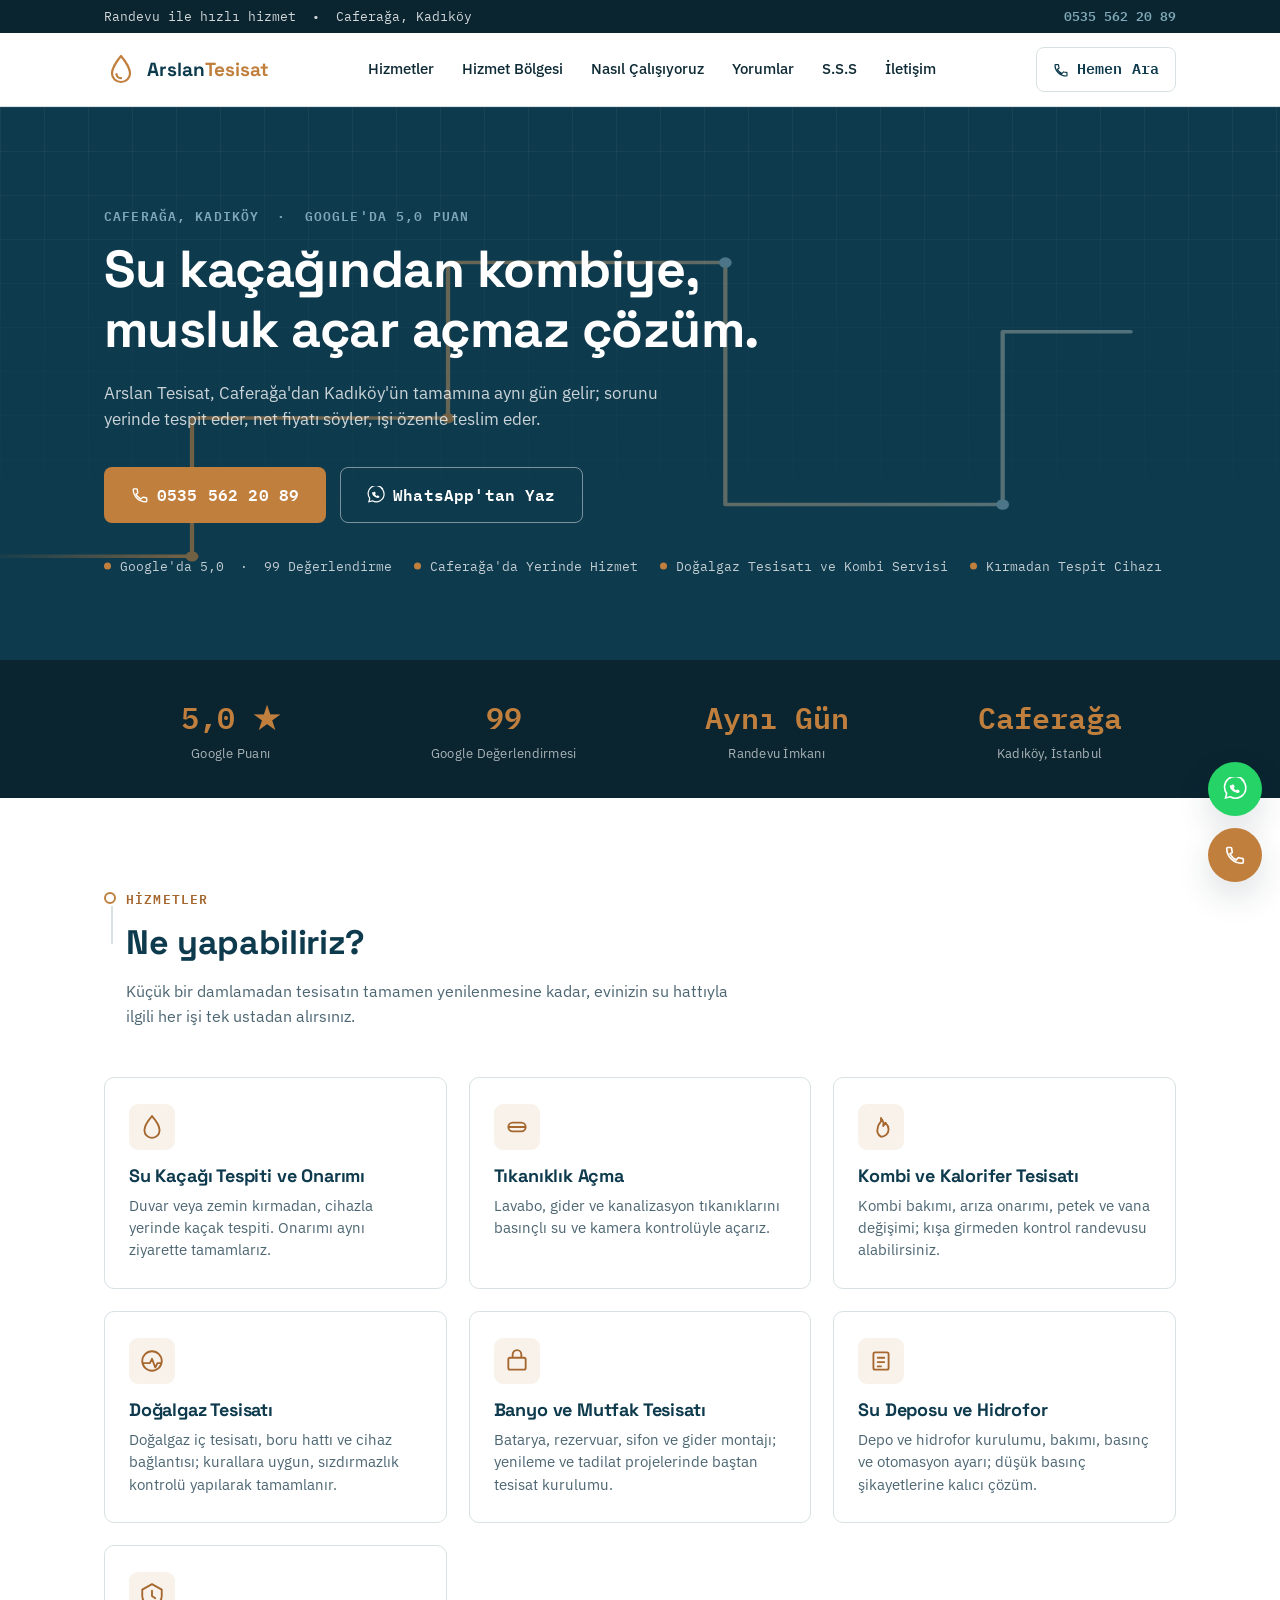
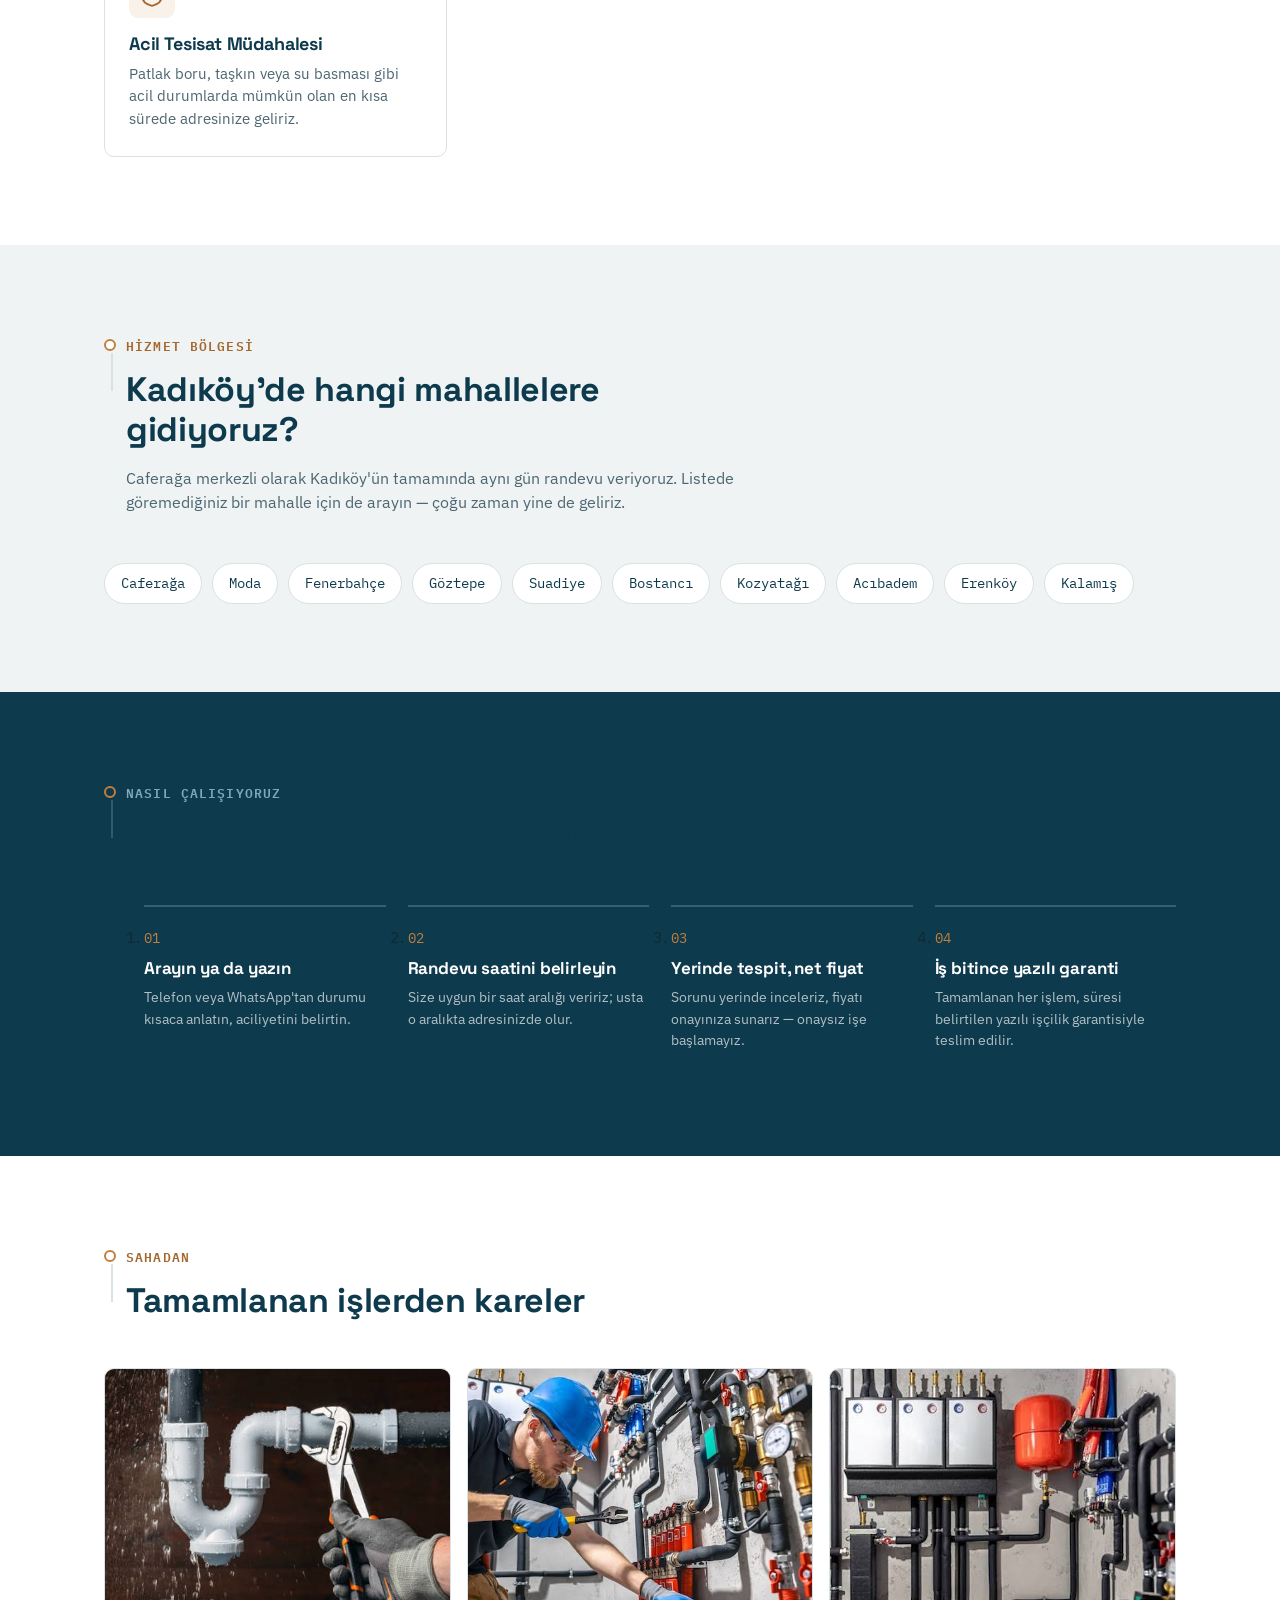
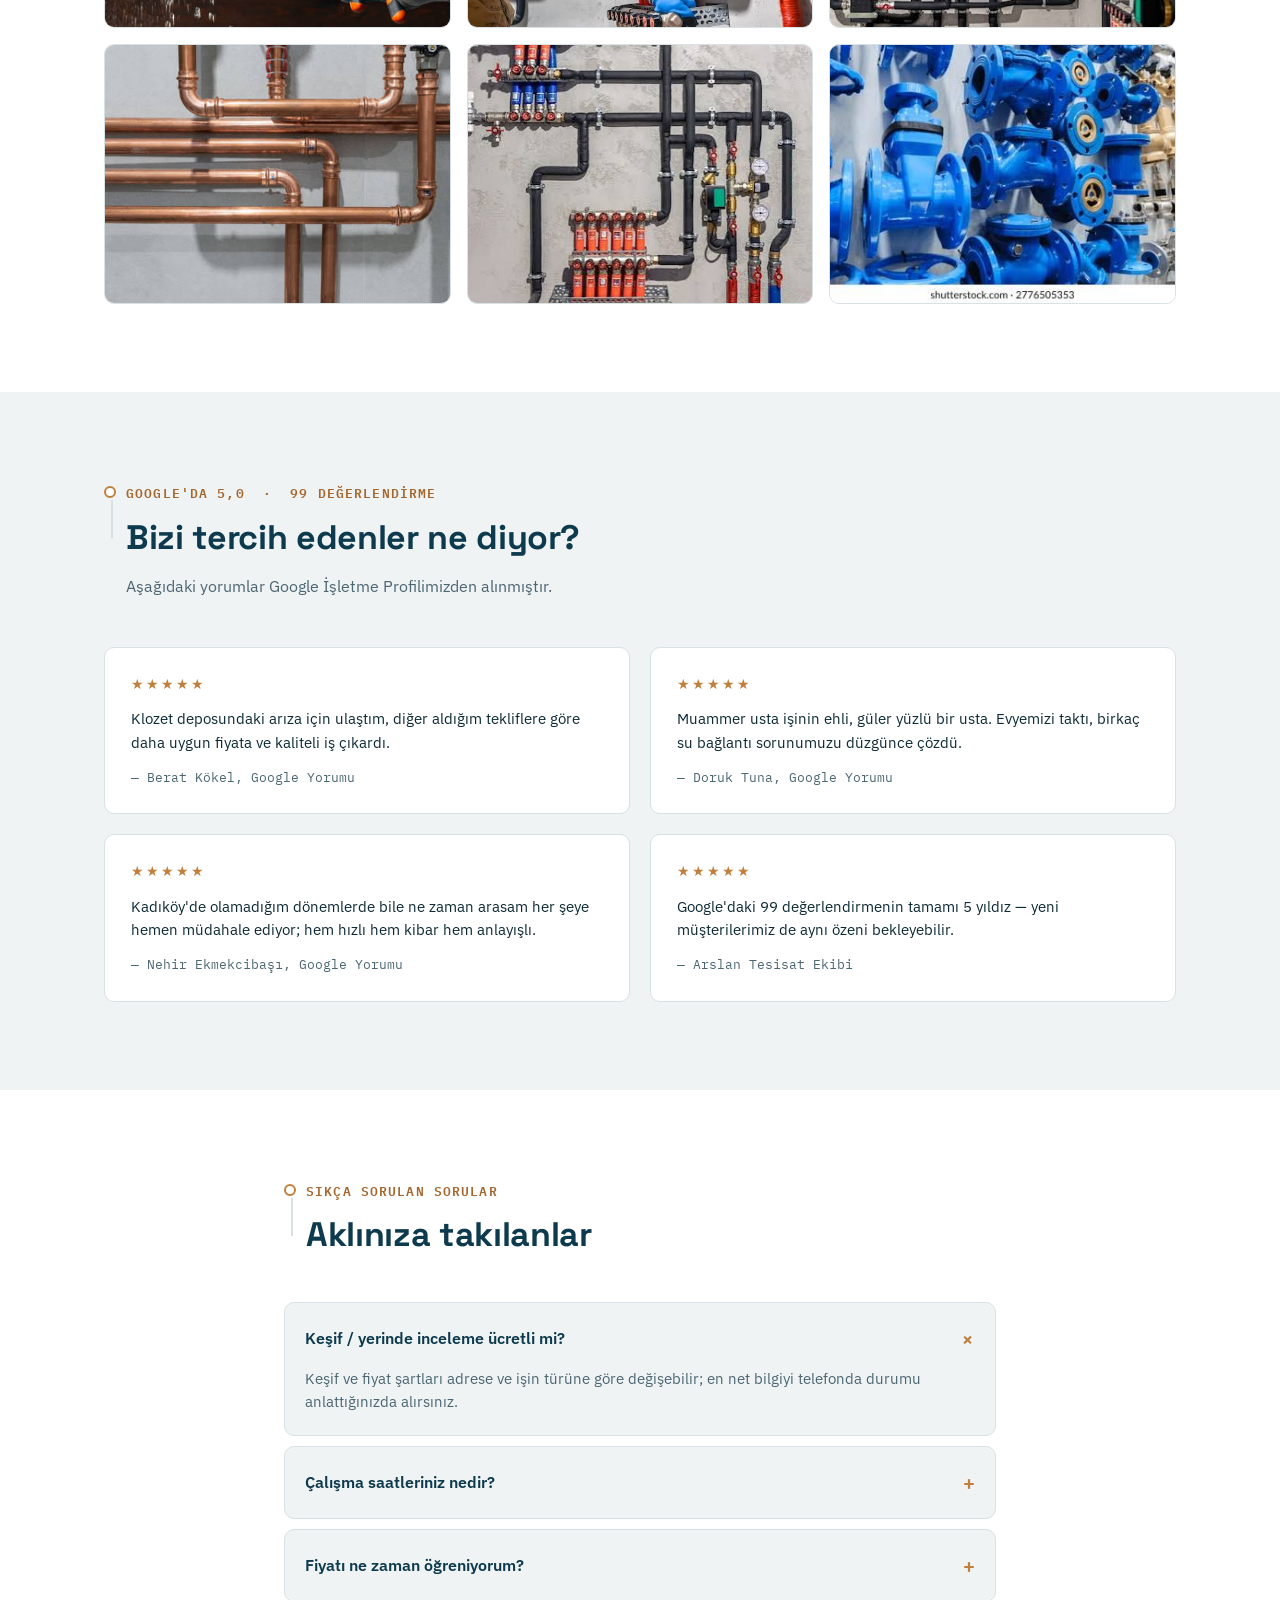
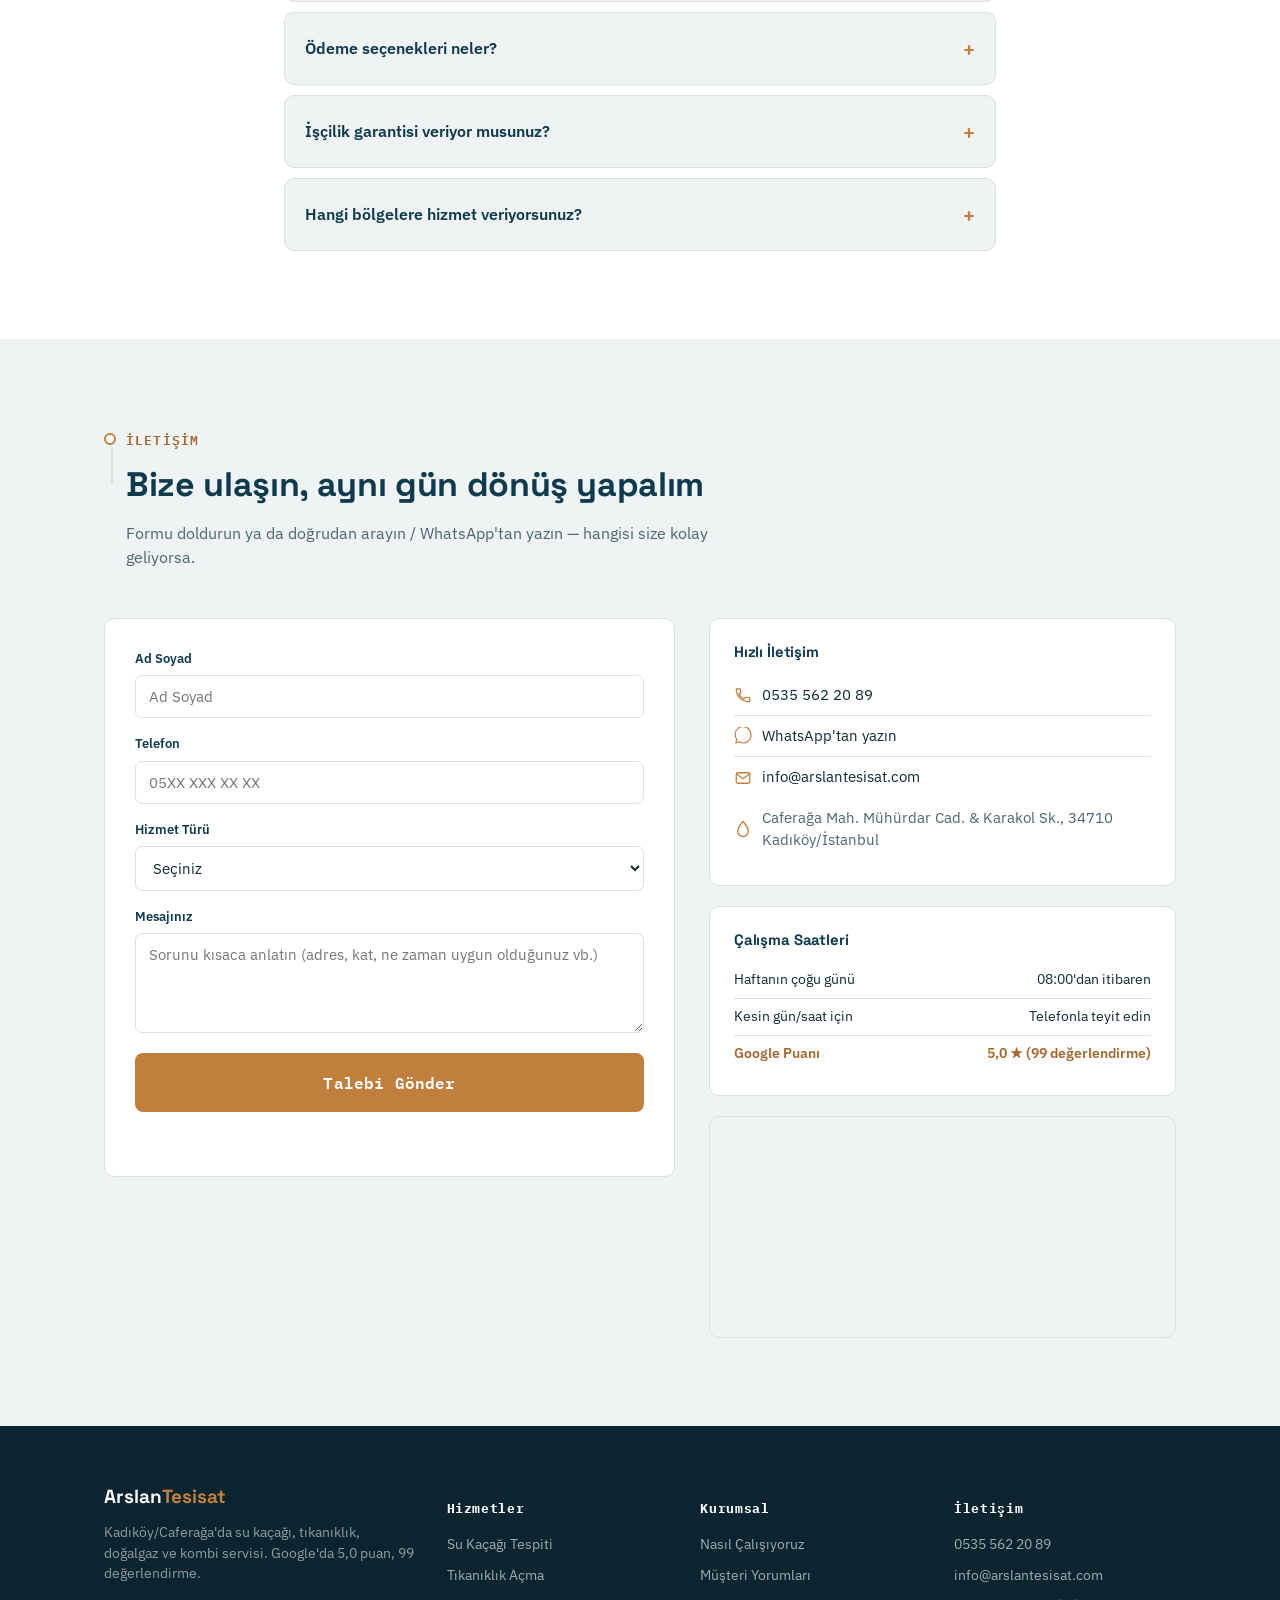
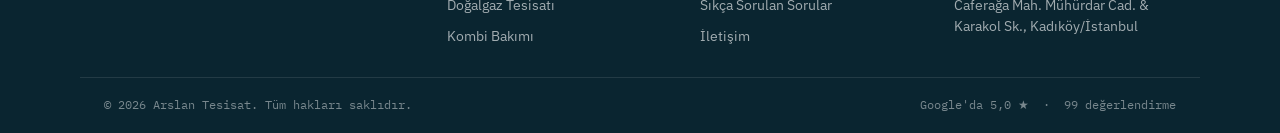
<file: arslan_tesisat/index.html>
<!DOCTYPE html>
<html lang="tr">
<head>
<meta charset="UTF-8">
<meta name="viewport" content="width=device-width, initial-scale=1.0">
<title>Arslan Tesisat | Kadıköy Su Kaçağı, Tıkanıklık ve Kombi Servisi</title>
<meta name="description" content="Arslan Tesisat — Kadıköy/Caferağa merkezli, Google'da 5,0 puan ve 99 değerlendirmeli tesisatçı. Su kaçağı, tıkanıklık, doğalgaz ve kombi servisi.">
<meta property="og:title" content="Arslan Tesisat | Kadıköy'ün 5,0 Puanlı Tesisatçısı">
<meta property="og:description" content="Su kaçağından kombiye, Kadıköy'de aynı gün çözüm. Hemen arayın veya WhatsApp'tan yazın.">
<link rel="icon" type="image/svg+xml" href="images/favicon.svg">
<link rel="preconnect" href="https://fonts.googleapis.com">
<link rel="preconnect" href="https://fonts.gstatic.com" crossorigin>
<link href="https://fonts.googleapis.com/css2?family=Space+Grotesk:wght@500;600;700&family=IBM+Plex+Sans:wght@400;500;600;700&family=IBM+Plex+Mono:wght@500;600&display=swap" rel="stylesheet">
<link rel="stylesheet" href="css/style.css">
</head>
<body>

<!-- ================= ÜST BİLGİ ŞERİDİ ================= -->
<div class="topbar">
  <div class="topbar__inner">
    <span class="topbar__item">Randevu ile hızlı hizmet &nbsp;•&nbsp; Caferağa, Kadıköy</span>
    <a href="tel:+905355622089" class="topbar__phone">0535 562 20 89</a>
  </div>
</div>

<!-- ================= ANA MENÜ ================= -->
<header class="header" id="siteHeader">
  <div class="header__inner">
    <a href="#top" class="brand">
      <svg class="brand__mark" width="34" height="34" viewBox="0 0 34 34" fill="none" xmlns="http://www.w3.org/2000/svg" aria-hidden="true">
        <path d="M17 3C17 3 8 13.5 8 20.5C8 25.194 12.0294 29 17 29C21.9706 29 26 25.194 26 20.5C26 13.5 17 3 17 3Z" stroke="currentColor" stroke-width="2.2" stroke-linejoin="round"/>
        <path d="M12.5 21C12.5 23.4853 14.5147 25.2 17 25.2" stroke="currentColor" stroke-width="2.2" stroke-linecap="round"/>
      </svg>
      <span class="brand__text">Arslan<em>Tesisat</em></span>
    </a>

    <nav class="nav" id="siteNav">
      <a href="#hizmetler">Hizmetler</a>
      <a href="#bolgeler">Hizmet Bölgesi</a>
      <a href="#surec">Nasıl Çalışıyoruz</a>
      <a href="#yorumlar">Yorumlar</a>
      <a href="#sss">S.S.S</a>
      <a href="#iletisim">İletişim</a>
    </nav>

    <div class="header__actions">
      <a href="tel:+905355622089" class="btn btn--ghost header__call">
        <svg width="16" height="16" viewBox="0 0 24 24" fill="none" aria-hidden="true"><path d="M6.6 10.8c1.4 2.8 3.8 5.1 6.6 6.6l2.2-2.2c.3-.3.7-.4 1-.2 1.1.4 2.3.6 3.6.6.6 0 1 .4 1 1V20c0 .6-.4 1-1 1C10.4 21 3 13.6 3 4.8c0-.6.4-1 1-1h3.4c.6 0 1 .4 1 1 0 1.3.2 2.5.6 3.6.1.4 0 .8-.2 1L6.6 10.8Z" stroke="currentColor" stroke-width="1.8" stroke-linejoin="round"/></svg>
        Hemen Ara
      </a>
      <button class="nav__toggle" id="navToggle" aria-label="Menüyü aç" aria-expanded="false">
        <span></span><span></span><span></span>
      </button>
    </div>
  </div>
</header>

<main id="top">

  <!-- ================= HERO ================= -->
  <section class="hero">
    <div class="hero__grid" aria-hidden="true"></div>
    <svg class="hero__pipe" id="heroPipe" viewBox="0 0 1200 640" preserveAspectRatio="none" aria-hidden="true">
      <path id="heroPipePath" d="M-20 520 L180 520 L180 360 L420 360 L420 180 L680 180 L680 460 L940 460 L940 260 L1220 260"
            fill="none" stroke="url(#pipeGrad)" stroke-width="4" stroke-linecap="round" stroke-linejoin="round"/>
      <defs>
        <linearGradient id="pipeGrad" x1="0" y1="0" x2="1" y2="0">
          <stop offset="0" stop-color="#C17F3E" stop-opacity="0"/>
          <stop offset="0.15" stop-color="#C17F3E"/>
          <stop offset="1" stop-color="#7FA8B8"/>
        </linearGradient>
      </defs>
      <circle cx="180" cy="520" r="6" fill="#C17F3E"/>
      <circle cx="420" cy="360" r="6" fill="#C17F3E"/>
      <circle cx="680" cy="180" r="6" fill="#7FA8B8"/>
      <circle cx="940" cy="460" r="6" fill="#7FA8B8"/>
    </svg>

    <div class="hero__inner">
      <span class="eyebrow eyebrow--light">CAFERAĞA, KADIKÖY &nbsp;·&nbsp; GOOGLE'DA 5,0 PUAN</span>
      <h1 class="hero__title">Su kaçağından kombiye,<br>musluk açar açmaz çözüm.</h1>
      <p class="hero__sub">Arslan Tesisat, Caferağa'dan Kadıköy'ün tamamına aynı gün gelir; sorunu yerinde tespit eder, net fiyatı söyler, işi özenle teslim eder.</p>

      <div class="hero__ctas">
        <a href="tel:+905355622089" class="btn btn--brass btn--lg">
          <svg width="18" height="18" viewBox="0 0 24 24" fill="none" aria-hidden="true"><path d="M6.6 10.8c1.4 2.8 3.8 5.1 6.6 6.6l2.2-2.2c.3-.3.7-.4 1-.2 1.1.4 2.3.6 3.6.6.6 0 1 .4 1 1V20c0 .6-.4 1-1 1C10.4 21 3 13.6 3 4.8c0-.6.4-1 1-1h3.4c.6 0 1 .4 1 1 0 1.3.2 2.5.6 3.6.1.4 0 .8-.2 1L6.6 10.8Z" stroke="currentColor" stroke-width="1.8" stroke-linejoin="round"/></svg>
          0535 562 20 89
        </a>
        <a href="https://wa.me/905355622089?text=Merhaba%2C%20bir%20tesisat%20sorunum%20var" target="_blank" rel="noopener" class="btn btn--outline-light btn--lg">
          <svg width="18" height="18" viewBox="0 0 24 24" fill="none" aria-hidden="true"><path d="M20.5 3.5A10.4 10.4 0 0 0 3.7 16.4L2.5 21l4.7-1.2a10.4 10.4 0 0 0 15.6-9.1c0-2.7-1-5.2-3-7.2Z" stroke="currentColor" stroke-width="1.6"/><path d="M8.4 8.6c.2-.6.7-1 1.3-1h.5c.3 0 .6.2.7.5l.6 1.5c.1.3 0 .6-.2.8l-.6.6c.4.9 1.5 2 2.4 2.4l.6-.6c.2-.2.5-.3.8-.2l1.5.6c.3.1.5.4.5.7v.5c0 .7-.5 1.2-1.1 1.4-1.9.5-4.9-1-6.4-2.5C7.5 12 6.4 9.9 7 8" fill="currentColor"/></svg>
          WhatsApp'tan Yaz
        </a>
      </div>

      <ul class="hero__chips">
        <li>Google'da 5,0 &nbsp;·&nbsp; 99 Değerlendirme</li>
        <li>Caferağa'da Yerinde Hizmet</li>
        <li>Doğalgaz Tesisatı ve Kombi Servisi</li>
        <li>Kırmadan Tespit Cihazı</li>
      </ul>
    </div>
  </section>

  <!-- ================= GÜVEN İSTATİSTİKLERİ ================= -->
  <section class="stats">
    <div class="stats__inner">
      <div class="stat"><span class="stat__num">5,0 ★</span><span class="stat__label">Google Puanı</span></div>
      <div class="stat"><span class="stat__num">99</span><span class="stat__label">Google Değerlendirmesi</span></div>
      <div class="stat"><span class="stat__num">Aynı Gün</span><span class="stat__label">Randevu İmkanı</span></div>
      <div class="stat"><span class="stat__num">Caferağa</span><span class="stat__label">Kadıköy, İstanbul</span></div>
    </div>
  </section>

  <!-- ================= HİZMETLER ================= -->
  <section class="section" id="hizmetler">
    <div class="section__inner">
      <div class="section__head reveal">
        <span class="joint" aria-hidden="true"></span>
        <span class="eyebrow">HİZMETLER</span>
        <h2>Ne yapabiliriz?</h2>
        <p class="section__desc">Küçük bir damlamadan tesisatın tamamen yenilenmesine kadar, evinizin su hattıyla ilgili her işi tek ustadan alırsınız.</p>
      </div>

      <div class="cards">
        <article class="card reveal">
          <div class="card__icon">
            <svg width="26" height="26" viewBox="0 0 24 24" fill="none"><path d="M12 2s7 8 7 13a7 7 0 1 1-14 0c0-5 7-13 7-13Z" stroke="currentColor" stroke-width="1.7"/></svg>
          </div>
          <h3>Su Kaçağı Tespiti ve Onarımı</h3>
          <p>Duvar veya zemin kırmadan, cihazla yerinde kaçak tespiti. Onarımı aynı ziyarette tamamlarız.</p>
        </article>

        <article class="card reveal">
          <div class="card__icon">
            <svg width="26" height="26" viewBox="0 0 24 24" fill="none"><path d="M4 12h16M4 12a4 4 0 0 1 4-4h8a4 4 0 0 1 4 4M4 12a4 4 0 0 0 4 4h8a4 4 0 0 0 4-4" stroke="currentColor" stroke-width="1.7" stroke-linecap="round"/></svg>
          </div>
          <h3>Tıkanıklık Açma</h3>
          <p>Lavabo, gider ve kanalizasyon tıkanıklarını basınçlı su ve kamera kontrolüyle açarız.</p>
        </article>

        <article class="card reveal">
          <div class="card__icon">
            <svg width="26" height="26" viewBox="0 0 24 24" fill="none"><path d="M12 3v4M12 21a7 7 0 0 0 7-7c0-3-2-5-3-6-.5 2-2 3-2 3s1-3-1-6c-1 3-4 4-4 8a7 7 0 0 0 3 8Z" stroke="currentColor" stroke-width="1.7" stroke-linejoin="round"/></svg>
          </div>
          <h3>Kombi ve Kalorifer Tesisatı</h3>
          <p>Kombi bakımı, arıza onarımı, petek ve vana değişimi; kışa girmeden kontrol randevusu alabilirsiniz.</p>
        </article>

        <article class="card reveal">
          <div class="card__icon">
            <svg width="26" height="26" viewBox="0 0 24 24" fill="none"><path d="M4 14h6l2-4 3 8 2-4h3" stroke="currentColor" stroke-width="1.7" stroke-linecap="round" stroke-linejoin="round"/><circle cx="12" cy="12" r="9" stroke="currentColor" stroke-width="1.7"/></svg>
          </div>
          <h3>Doğalgaz Tesisatı</h3>
          <p>Doğalgaz iç tesisatı, boru hattı ve cihaz bağlantısı; kurallara uygun, sızdırmazlık kontrolü yapılarak tamamlanır.</p>
        </article>

        <article class="card reveal">
          <div class="card__icon">
            <svg width="26" height="26" viewBox="0 0 24 24" fill="none"><rect x="4" y="9" width="16" height="11" rx="1.5" stroke="currentColor" stroke-width="1.7"/><path d="M8 9V6a4 4 0 0 1 8 0v3" stroke="currentColor" stroke-width="1.7"/></svg>
          </div>
          <h3>Banyo ve Mutfak Tesisatı</h3>
          <p>Batarya, rezervuar, sifon ve gider montajı; yenileme ve tadilat projelerinde baştan tesisat kurulumu.</p>
        </article>

        <article class="card reveal">
          <div class="card__icon">
            <svg width="26" height="26" viewBox="0 0 24 24" fill="none"><rect x="5" y="4" width="14" height="16" rx="1.5" stroke="currentColor" stroke-width="1.7"/><path d="M9 9h6M9 13h6M9 17h3" stroke="currentColor" stroke-width="1.7" stroke-linecap="round"/></svg>
          </div>
          <h3>Su Deposu ve Hidrofor</h3>
          <p>Depo ve hidrofor kurulumu, bakımı, basınç ve otomasyon ayarı; düşük basınç şikayetlerine kalıcı çözüm.</p>
        </article>

        <article class="card reveal">
          <div class="card__icon">
            <svg width="26" height="26" viewBox="0 0 24 24" fill="none"><path d="M12 2 3 7v6c0 5 4 8 9 9 5-1 9-4 9-9V7l-9-5Z" stroke="currentColor" stroke-width="1.7" stroke-linejoin="round"/><path d="M12 8v5l3 2" stroke="currentColor" stroke-width="1.7" stroke-linecap="round"/></svg>
          </div>
          <h3>Acil Tesisat Müdahalesi</h3>
          <p>Patlak boru, taşkın veya su basması gibi acil durumlarda mümkün olan en kısa sürede adresinize geliriz.</p>
        </article>
      </div>
    </div>
  </section>

  <!-- ================= HİZMET BÖLGESİ ================= -->
  <section class="section section--muted" id="bolgeler">
    <div class="section__inner">
      <div class="section__head reveal">
        <span class="joint" aria-hidden="true"></span>
        <span class="eyebrow">HİZMET BÖLGESİ</span>
        <h2>Kadıköy'de hangi mahallelere gidiyoruz?</h2>
        <p class="section__desc">Caferağa merkezli olarak Kadıköy'ün tamamında aynı gün randevu veriyoruz. Listede göremediğiniz bir mahalle için de arayın — çoğu zaman yine de geliriz.</p>
      </div>

      <ul class="area-tags reveal">
        <li>Caferağa</li>
        <li>Moda</li>
        <li>Fenerbahçe</li>
        <li>Göztepe</li>
        <li>Suadiye</li>
        <li>Bostancı</li>
        <li>Kozyatağı</li>
        <li>Acıbadem</li>
        <li>Erenköy</li>
        <li>Kalamış</li>
      </ul>
    </div>
  </section>

  <!-- ================= SÜREÇ ================= -->
  <section class="process" id="surec">
    <div class="section__inner">
      <div class="section__head section__head--onDark reveal">
        <span class="joint joint--light" aria-hidden="true"></span>
        <span class="eyebrow eyebrow--light">NASIL ÇALIŞIYORUZ</span>
        <h2>Aramadan işin bitişine kadar 4 adım</h2>
      </div>

      <ol class="steps">
        <li class="step reveal">
          <span class="step__num">01</span>
          <h3>Arayın ya da yazın</h3>
          <p>Telefon veya WhatsApp'tan durumu kısaca anlatın, aciliyetini belirtin.</p>
        </li>
        <li class="step reveal">
          <span class="step__num">02</span>
          <h3>Randevu saatini belirleyin</h3>
          <p>Size uygun bir saat aralığı veririz; usta o aralıkta adresinizde olur.</p>
        </li>
        <li class="step reveal">
          <span class="step__num">03</span>
          <h3>Yerinde tespit, net fiyat</h3>
          <p>Sorunu yerinde inceleriz, fiyatı onayınıza sunarız — onaysız işe başlamayız.</p>
        </li>
        <li class="step reveal">
          <span class="step__num">04</span>
          <h3>İş bitince yazılı garanti</h3>
          <p>Tamamlanan her işlem, süresi belirtilen yazılı işçilik garantisiyle teslim edilir.</p>
        </li>
      </ol>
    </div>
  </section>

  <!-- ================= TAMAMLANAN İŞLER ================= -->
  <section class="section" id="galeri">
    <div class="section__inner">
      <div class="section__head reveal">
        <span class="joint" aria-hidden="true"></span>
        <span class="eyebrow">SAHADAN</span>
        <h2>Tamamlanan işlerden kareler</h2>
      </div>
      <div class="gallery reveal">
        <div class="gallery__item"><img src="images/is-1.jpg" alt="Banyo tesisatı yenileme çalışması" loading="lazy"></div>
        <div class="gallery__item"><img src="images/is-2.jpg" alt="Kombi bakım işlemi" loading="lazy"></div>
        <div class="gallery__item"><img src="images/is-3.jpg" alt="Su kaçağı tespit cihazı ile kontrol" loading="lazy"></div>
        <div class="gallery__item"><img src="images/is-4.jpg" alt="Mutfak gider montajı" loading="lazy"></div>
        <div class="gallery__item"><img src="images/is-5.jpg" alt="Hidrofor bakım çalışması" loading="lazy"></div>
        <div class="gallery__item"><img src="images/is-6.jpg" alt="Tamamlanmış boru tesisatı" loading="lazy"></div>
      </div>
    </div>
  </section>

  <!-- ================= YORUMLAR ================= -->
  <section class="section section--muted" id="yorumlar">
    <div class="section__inner">
      <div class="section__head reveal">
        <span class="joint" aria-hidden="true"></span>
        <span class="eyebrow">GOOGLE'DA 5,0 &nbsp;·&nbsp; 99 DEĞERLENDİRME</span>
        <h2>Bizi tercih edenler ne diyor?</h2>
        <p class="section__desc">Aşağıdaki yorumlar Google İşletme Profilimizden alınmıştır.</p>
      </div>

      <div class="testimonials reveal">
        <figure class="testi">
          <div class="testi__stars" aria-label="5 üzerinden 5 yıldız">★★★★★</div>
          <blockquote>Klozet deposundaki arıza için ulaştım, diğer aldığım tekliflere göre daha uygun fiyata ve kaliteli iş çıkardı.</blockquote>
          <figcaption>— Berat Kökel, Google Yorumu</figcaption>
        </figure>
        <figure class="testi">
          <div class="testi__stars" aria-label="5 üzerinden 5 yıldız">★★★★★</div>
          <blockquote>Muammer usta işinin ehli, güler yüzlü bir usta. Evyemizi taktı, birkaç su bağlantı sorunumuzu düzgünce çözdü.</blockquote>
          <figcaption>— Doruk Tuna, Google Yorumu</figcaption>
        </figure>
        <figure class="testi">
          <div class="testi__stars" aria-label="5 üzerinden 5 yıldız">★★★★★</div>
          <blockquote>Kadıköy'de olamadığım dönemlerde bile ne zaman arasam her şeye hemen müdahale ediyor; hem hızlı hem kibar hem anlayışlı.</blockquote>
          <figcaption>— Nehir Ekmekcibaşı, Google Yorumu</figcaption>
        </figure>
        <figure class="testi">
          <div class="testi__stars" aria-label="5 üzerinden 5 yıldız">★★★★★</div>
          <blockquote>Google'daki 99 değerlendirmenin tamamı 5 yıldız — yeni müşterilerimiz de aynı özeni bekleyebilir.</blockquote>
          <figcaption>— Arslan Tesisat Ekibi</figcaption>
        </figure>
      </div>
    </div>
  </section>

  <!-- ================= SSS ================= -->
  <section class="section" id="sss">
    <div class="section__inner section__inner--narrow">
      <div class="section__head reveal">
        <span class="joint" aria-hidden="true"></span>
        <span class="eyebrow">SIKÇA SORULAN SORULAR</span>
        <h2>Aklınıza takılanlar</h2>
      </div>

      <div class="faq reveal">
        <details class="faq__item" open>
          <summary>Keşif / yerinde inceleme ücretli mi?</summary>
          <p>Keşif ve fiyat şartları adrese ve işin türüne göre değişebilir; en net bilgiyi telefonda durumu anlattığınızda alırsınız.</p>
        </details>
        <details class="faq__item">
          <summary>Çalışma saatleriniz nedir?</summary>
          <p>Haftanın çoğu günü sabah 08:00'dan itibaren hizmet veriyoruz. Uygun gün ve saati telefonda birlikte netleştiririz.</p>
        </details>
        <details class="faq__item">
          <summary>Fiyatı ne zaman öğreniyorum?</summary>
          <p>Usta adresinize gelip sorunu yerinde incelemeden kesin fiyat vermez. Fiyat, işe başlamadan önce onayınıza sunulur.</p>
        </details>
        <details class="faq__item">
          <summary>Ödeme seçenekleri neler?</summary>
          <p>Ödeme yöntemleri için telefonda bilgi alabilirsiniz; iş bitiminde fatura/fiş verilir.</p>
        </details>
        <details class="faq__item">
          <summary>İşçilik garantisi veriyor musunuz?</summary>
          <p>Yapılan işin garanti kapsamı ve süresi, işin türüne göre telefonda veya yerinde netleştirilir.</p>
        </details>
        <details class="faq__item">
          <summary>Hangi bölgelere hizmet veriyorsunuz?</summary>
          <p>Caferağa merkezli olarak Kadıköy'ün tamamına gidiyoruz. Mahallenizi yukarıdaki listede göremiyorsanız yine de arayın, çoğu zaman ulaşabiliyoruz.</p>
        </details>
      </div>
    </div>
  </section>

  <!-- ================= İLETİŞİM ================= -->
  <section class="contact" id="iletisim">
    <div class="section__inner">
      <div class="section__head reveal">
        <span class="joint" aria-hidden="true"></span>
        <span class="eyebrow">İLETİŞİM</span>
        <h2>Bize ulaşın, aynı gün dönüş yapalım</h2>
        <p class="section__desc">Formu doldurun ya da doğrudan arayın / WhatsApp'tan yazın — hangisi size kolay geliyorsa.</p>
      </div>

      <div class="contact__grid">
        <form class="form reveal" id="contactForm" novalidate>
          <div class="form__row">
            <label for="adSoyad">Ad Soyad</label>
            <input type="text" id="adSoyad" name="adSoyad" required autocomplete="name" placeholder="Ad Soyad">
          </div>
          <div class="form__row">
            <label for="telefon">Telefon</label>
            <input type="tel" id="telefon" name="telefon" required autocomplete="tel" placeholder="05XX XXX XX XX">
          </div>
          <div class="form__row">
            <label for="hizmet">Hizmet Türü</label>
            <select id="hizmet" name="hizmet" required>
              <option value="" disabled selected>Seçiniz</option>
              <option>Su Kaçağı</option>
              <option>Tıkanıklık Açma</option>
              <option>Kombi / Kalorifer</option>
              <option>Banyo / Mutfak Tesisatı</option>
              <option>Su Deposu / Hidrofor</option>
              <option>Acil Müdahale</option>
              <option>Diğer</option>
            </select>
          </div>
          <div class="form__row">
            <label for="mesaj">Mesajınız</label>
            <textarea id="mesaj" name="mesaj" rows="4" placeholder="Sorunu kısaca anlatın (adres, kat, ne zaman uygun olduğunuz vb.)"></textarea>
          </div>
          <button type="submit" class="btn btn--brass btn--lg form__submit">Talebi Gönder</button>
          <p class="form__note" id="formNote" role="status"></p>
        </form>

        <div class="contact__side reveal">
          <div class="info-card">
            <h3>Hızlı İletişim</h3>
            <a class="info-card__row" href="tel:+905355622089">
              <svg width="18" height="18" viewBox="0 0 24 24" fill="none" aria-hidden="true"><path d="M6.6 10.8c1.4 2.8 3.8 5.1 6.6 6.6l2.2-2.2c.3-.3.7-.4 1-.2 1.1.4 2.3.6 3.6.6.6 0 1 .4 1 1V20c0 .6-.4 1-1 1C10.4 21 3 13.6 3 4.8c0-.6.4-1 1-1h3.4c.6 0 1 .4 1 1 0 1.3.2 2.5.6 3.6.1.4 0 .8-.2 1L6.6 10.8Z" stroke="currentColor" stroke-width="1.7"/></svg>
              0535 562 20 89
            </a>
            <a class="info-card__row" href="https://wa.me/905355622089" target="_blank" rel="noopener">
              <svg width="18" height="18" viewBox="0 0 24 24" fill="none" aria-hidden="true"><path d="M20.5 3.5A10.4 10.4 0 0 0 3.7 16.4L2.5 21l4.7-1.2a10.4 10.4 0 0 0 15.6-9.1c0-2.7-1-5.2-3-7.2Z" stroke="currentColor" stroke-width="1.5"/></svg>
              WhatsApp'tan yazın
            </a>
            <a class="info-card__row" href="mailto:info@arslantesisat.com">
              <svg width="18" height="18" viewBox="0 0 24 24" fill="none" aria-hidden="true"><rect x="3" y="5" width="18" height="14" rx="2" stroke="currentColor" stroke-width="1.7"/><path d="m4 7 8 6 8-6" stroke="currentColor" stroke-width="1.7"/></svg>
              info@arslantesisat.com
            </a>
            <div class="info-card__row info-card__row--static">
              <svg width="18" height="18" viewBox="0 0 24 24" fill="none" aria-hidden="true"><path d="M12 2s7 8 7 13a7 7 0 1 1-14 0c0-5 7-13 7-13Z" stroke="currentColor" stroke-width="1.7"/></svg>
              Caferağa Mah. Mühürdar Cad. & Karakol Sk., 34710 Kadıköy/İstanbul
            </div>
          </div>

          <div class="hours-card">
            <h3>Çalışma Saatleri</h3>
            <div class="hours-row"><span>Haftanın çoğu günü</span><span>08:00'dan itibaren</span></div>
            <div class="hours-row"><span>Kesin gün/saat için</span><span>Telefonla teyit edin</span></div>
            <div class="hours-row hours-row--accent"><span>Google Puanı</span><span>5,0 ★ (99 değerlendirme)</span></div>
          </div>

          <div class="map-card">
            <!-- Daha isabetli bir sonuç için Google Haritalar'da işletmenizi bulup "Paylaş > Harita Yerleştir" linkindeki src ile değiştirebilirsiniz -->
            <iframe
              src="https://www.google.com/maps?q=Caferağa+Mah.+Mühürdar+Cad.+Karakol+Sokak%2C+34710+Kadıköy%2Fİstanbul&output=embed"
              width="100%" height="220" style="border:0" loading="lazy"
              referrerpolicy="no-referrer-when-downgrade"
              title="Arslan Tesisat konum haritası"></iframe>
          </div>
        </div>
      </div>
    </div>
  </section>

</main>

<!-- ================= FOOTER ================= -->
<footer class="footer">
  <div class="footer__inner">
    <div class="footer__brand">
      <span class="brand__text brand__text--footer">Arslan<em>Tesisat</em></span>
      <p>Kadıköy/Caferağa'da su kaçağı, tıkanıklık, doğalgaz ve kombi servisi. Google'da 5,0 puan, 99 değerlendirme.</p>
    </div>

    <div class="footer__col">
      <h4>Hizmetler</h4>
      <a href="#hizmetler">Su Kaçağı Tespiti</a>
      <a href="#hizmetler">Tıkanıklık Açma</a>
      <a href="#hizmetler">Doğalgaz Tesisatı</a>
      <a href="#hizmetler">Kombi Bakımı</a>
    </div>

    <div class="footer__col">
      <h4>Kurumsal</h4>
      <a href="#surec">Nasıl Çalışıyoruz</a>
      <a href="#yorumlar">Müşteri Yorumları</a>
      <a href="#sss">Sıkça Sorulan Sorular</a>
      <a href="#iletisim">İletişim</a>
    </div>

    <div class="footer__col">
      <h4>İletişim</h4>
      <a href="tel:+905355622089">0535 562 20 89</a>
      <a href="mailto:info@arslantesisat.com">info@arslantesisat.com</a>
      <span>Caferağa Mah. Mühürdar Cad. & Karakol Sk., Kadıköy/İstanbul</span>
    </div>
  </div>
  <div class="footer__bottom">
    <span>© <span id="year"></span> Arslan Tesisat. Tüm hakları saklıdır.</span>
    <span>Google'da 5,0 ★ &nbsp;·&nbsp; 99 değerlendirme</span>
  </div>
</footer>

<!-- ================= SABİT HIZLI İLETİŞİM BUTONLARI ================= -->
<div class="fab-stack" aria-hidden="false">
  <a href="https://wa.me/905355622089" target="_blank" rel="noopener" class="fab fab--whatsapp" aria-label="WhatsApp'tan yazın">
    <svg width="24" height="24" viewBox="0 0 24 24" fill="none" aria-hidden="true"><path d="M20.5 3.5A10.4 10.4 0 0 0 3.7 16.4L2.5 21l4.7-1.2a10.4 10.4 0 0 0 15.6-9.1c0-2.7-1-5.2-3-7.2Z" stroke="currentColor" stroke-width="1.6"/><path d="M8.4 8.6c.2-.6.7-1 1.3-1h.5c.3 0 .6.2.7.5l.6 1.5c.1.3 0 .6-.2.8l-.6.6c.4.9 1.5 2 2.4 2.4l.6-.6c.2-.2.5-.3.8-.2l1.5.6c.3.1.5.4.5.7v.5c0 .7-.5 1.2-1.1 1.4-1.9.5-4.9-1-6.4-2.5C7.5 12 6.4 9.9 7 8" fill="currentColor"/></svg>
  </a>
  <a href="tel:+905355622089" class="fab fab--call" aria-label="Hemen ara">
    <svg width="22" height="22" viewBox="0 0 24 24" fill="none" aria-hidden="true"><path d="M6.6 10.8c1.4 2.8 3.8 5.1 6.6 6.6l2.2-2.2c.3-.3.7-.4 1-.2 1.1.4 2.3.6 3.6.6.6 0 1 .4 1 1V20c0 .6-.4 1-1 1C10.4 21 3 13.6 3 4.8c0-.6.4-1 1-1h3.4c.6 0 1 .4 1 1 0 1.3.2 2.5.6 3.6.1.4 0 .8-.2 1L6.6 10.8Z" stroke="currentColor" stroke-width="1.8"/></svg>
  </a>
</div>

<script src="js/script.js"></script>
</body>
</html>
</file>
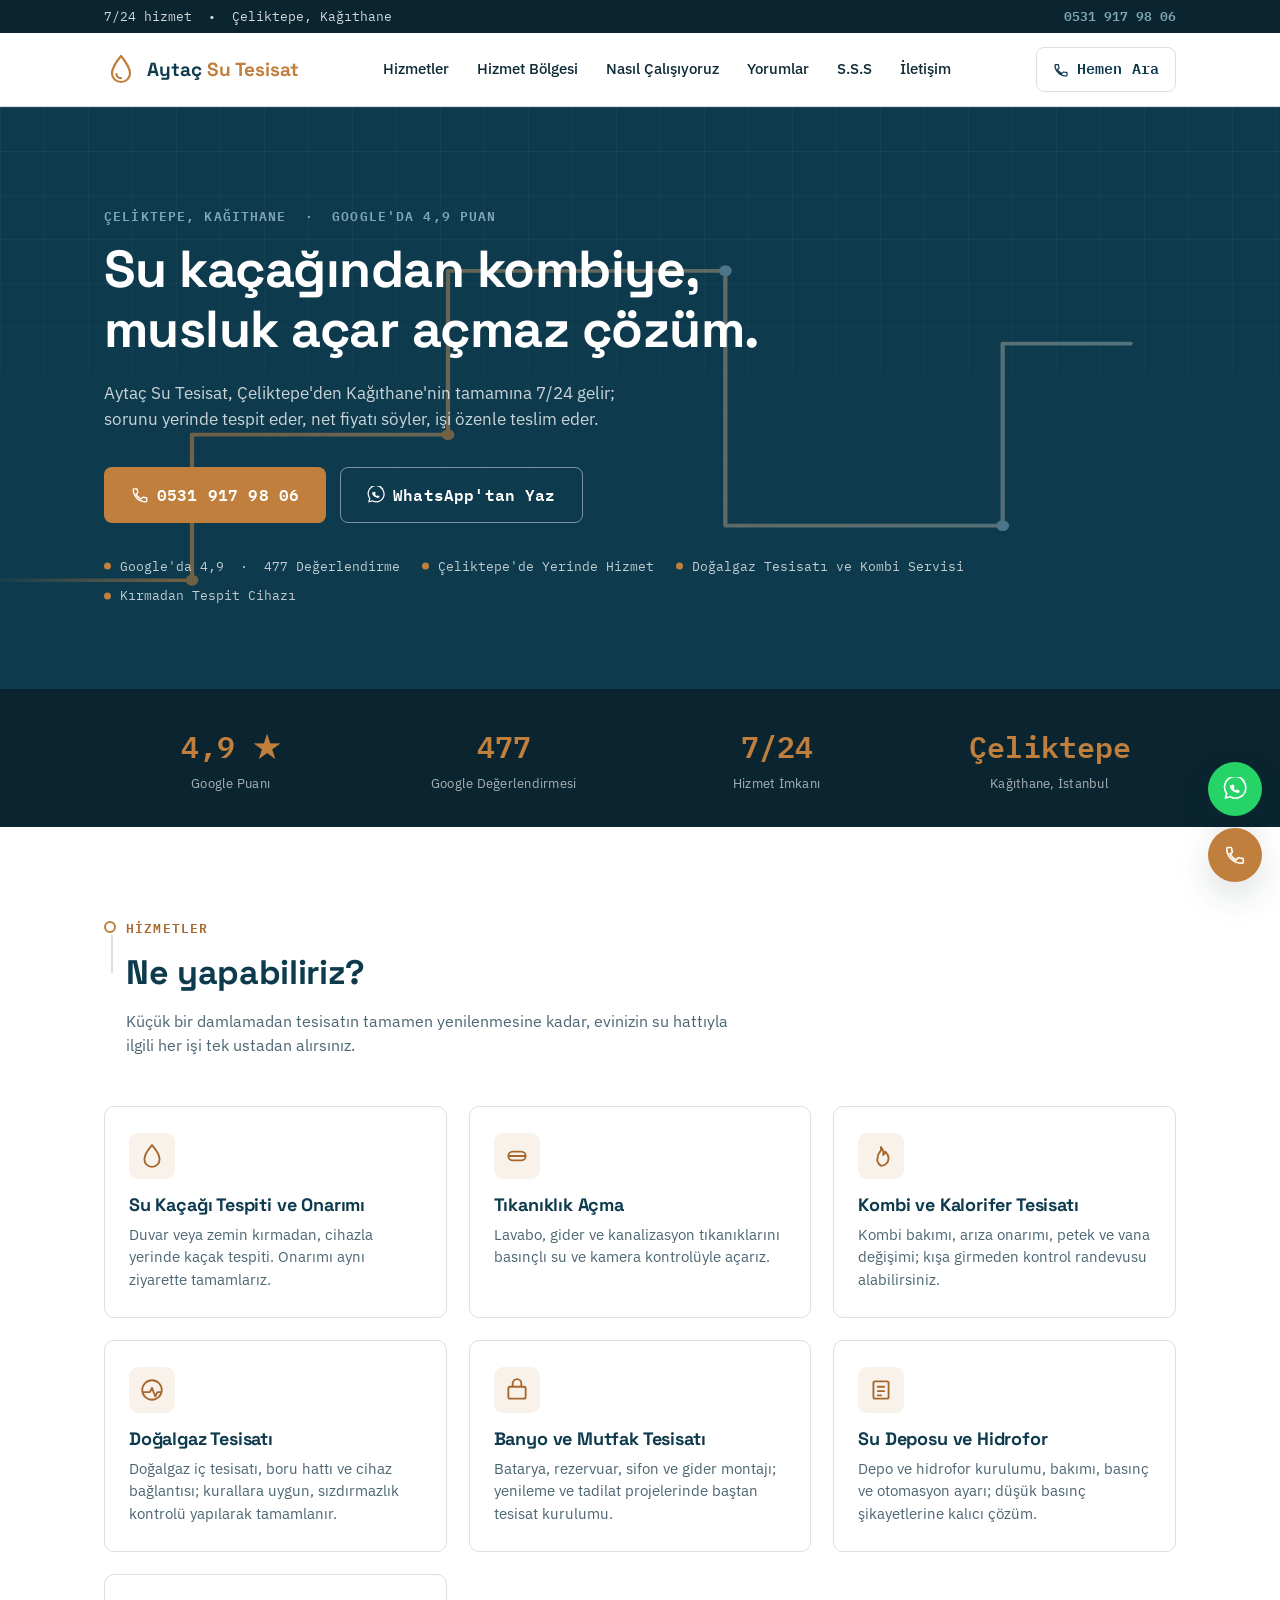
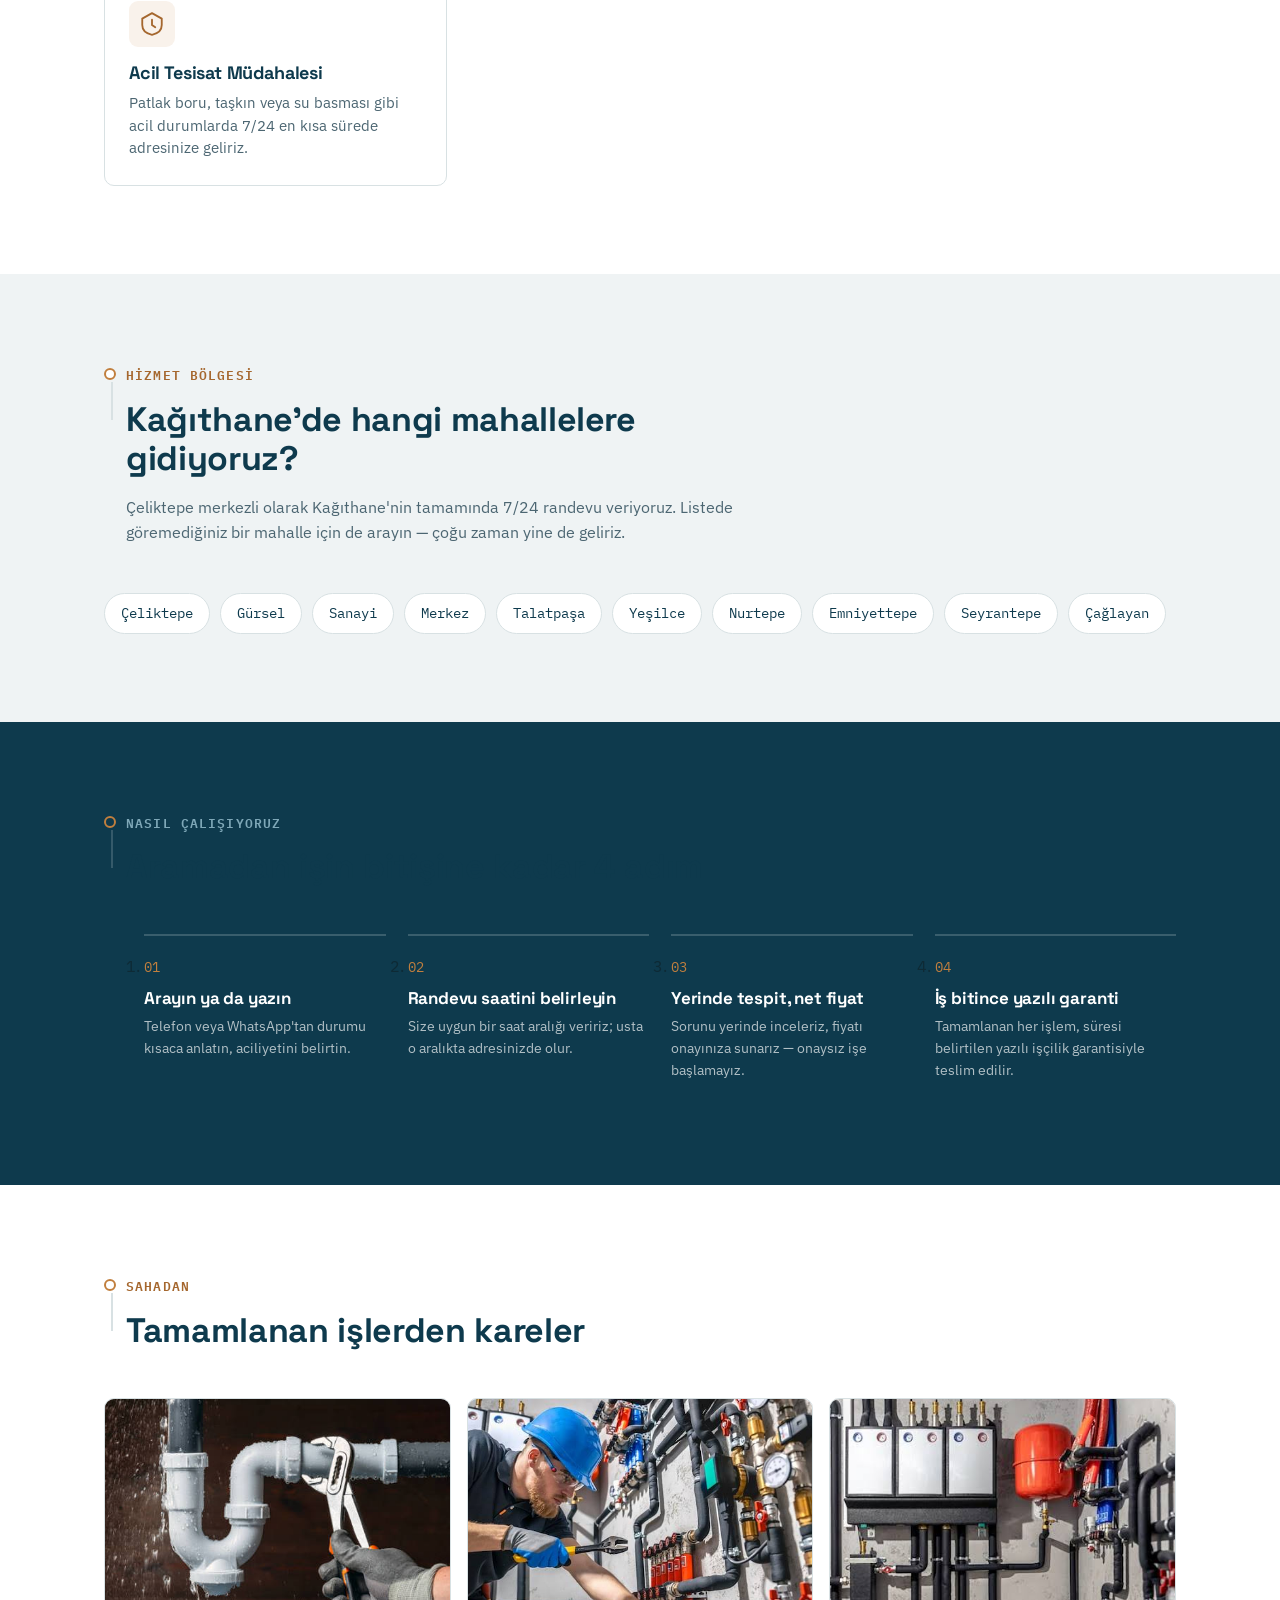
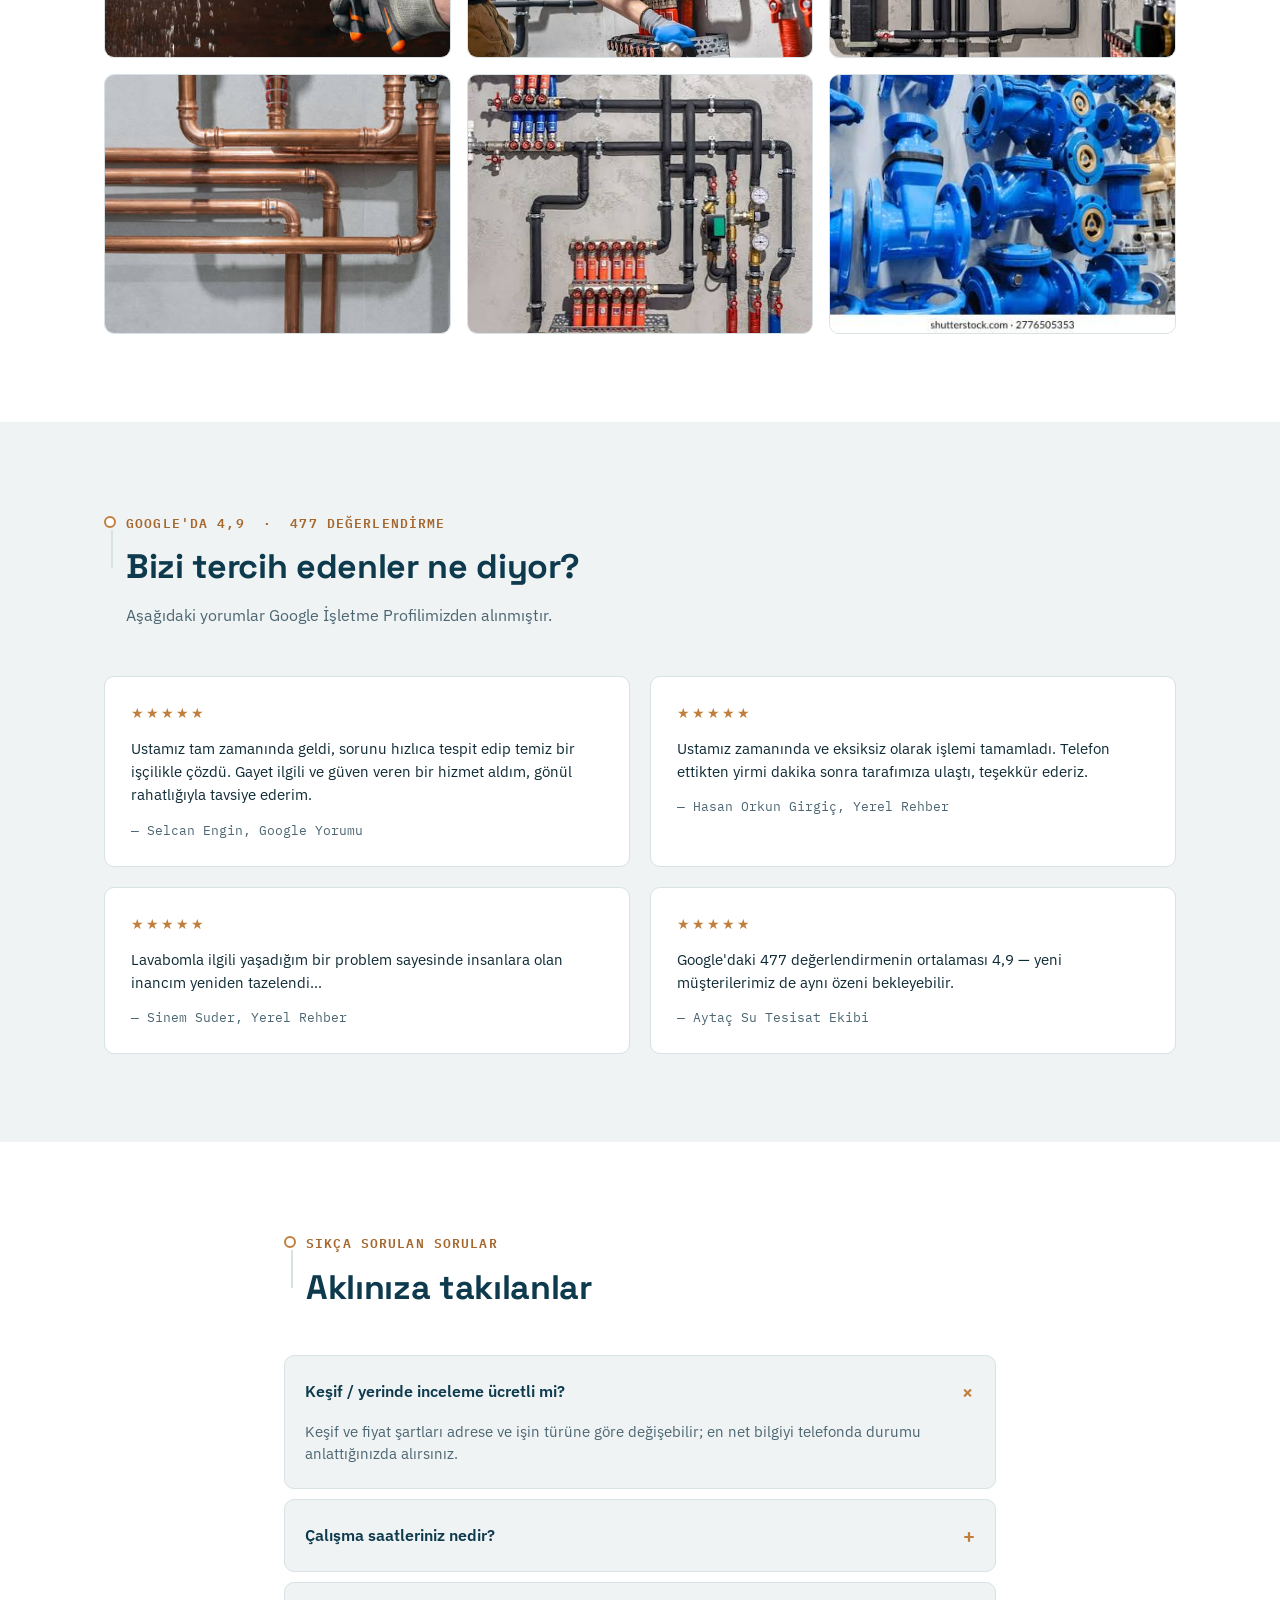
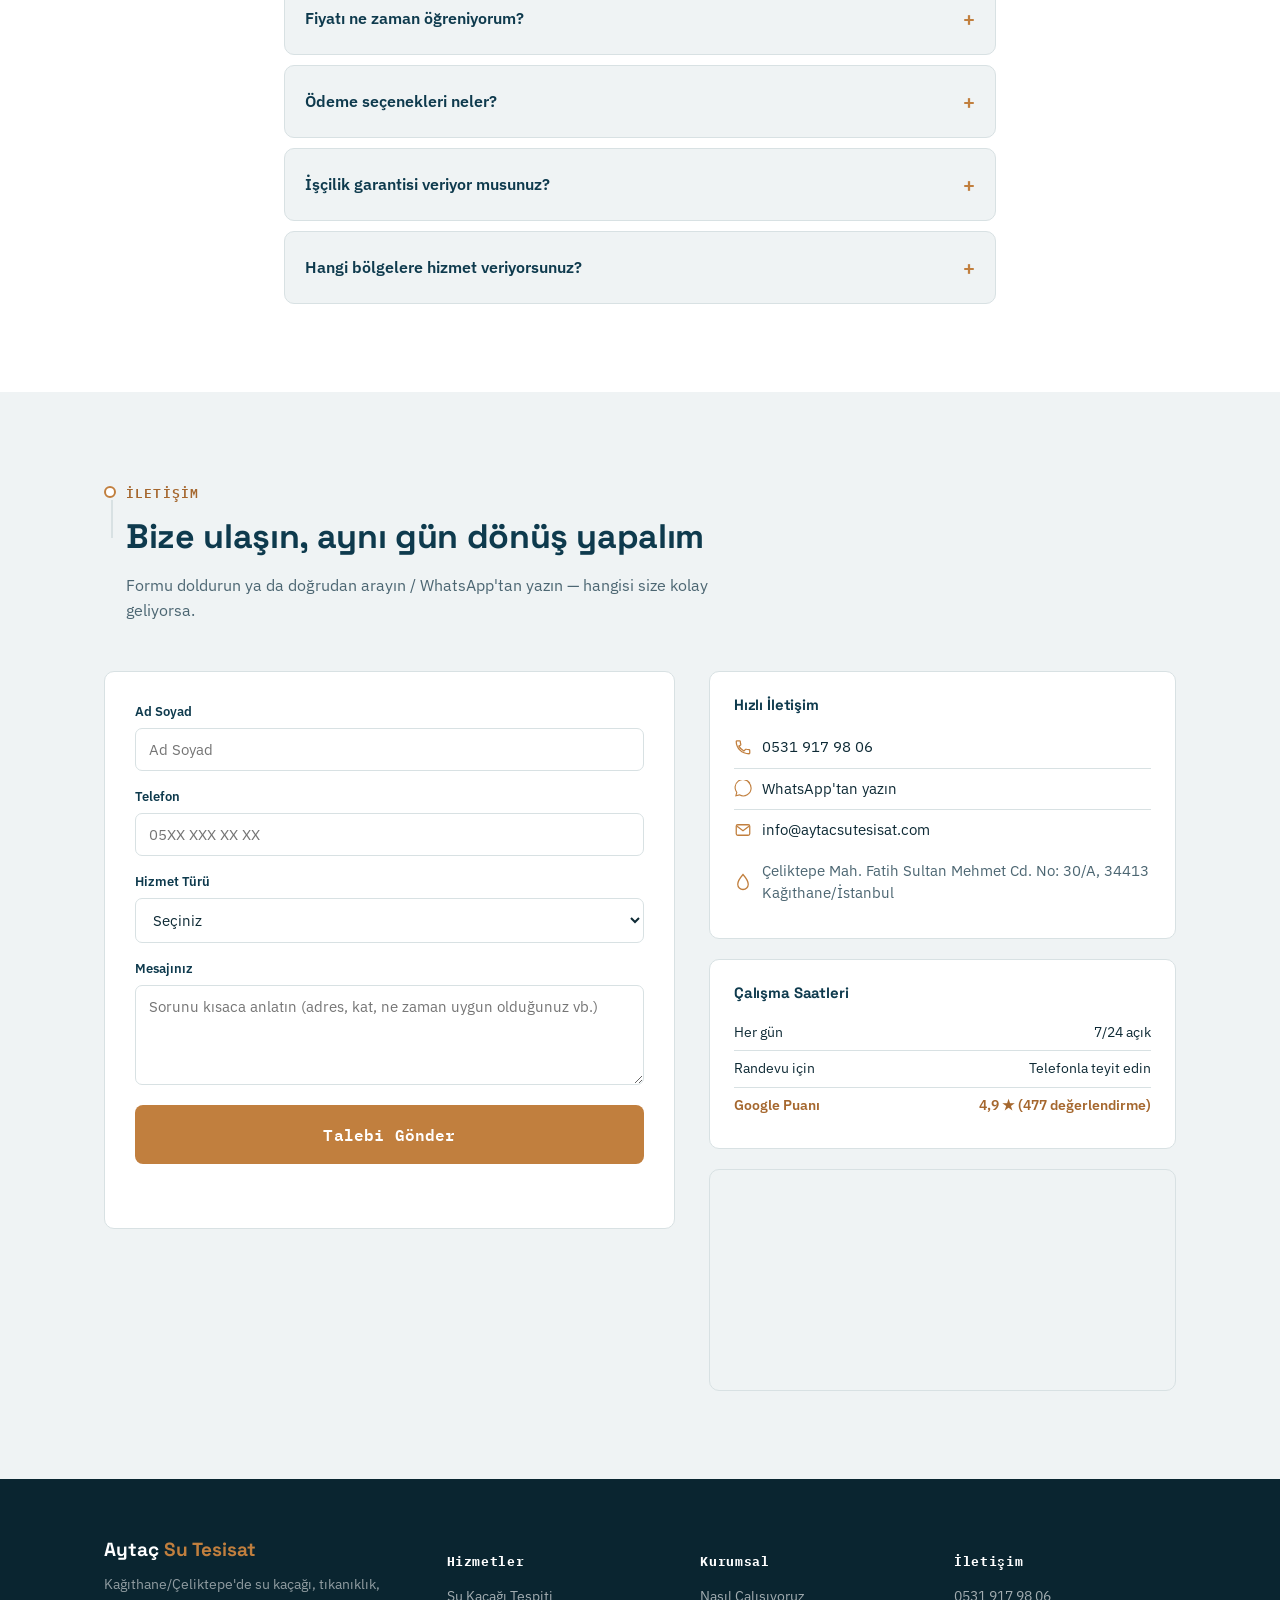
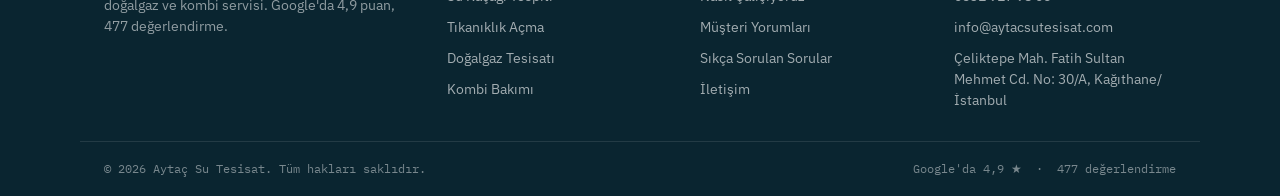
<file: aytac_tesisat/index.html>
<!DOCTYPE html>
<html lang="tr">
<head>
<meta charset="UTF-8">
<meta name="viewport" content="width=device-width, initial-scale=1.0">
<title>Aytaç Su Tesisat | Kağıthane Su Kaçağı, Tıkanıklık ve Kombi Servisi</title>
<meta name="description" content="Aytaç Su Tesisat — Kağıthane/Çeliktepe merkezli, Google'da 4,9 puan ve 477 değerlendirmeli tesisatçı. 24 saat su kaçağı, tıkanıklık, doğalgaz ve kombi servisi.">
<meta property="og:title" content="Aytaç Su Tesisat | Kağıthane'nin 4,9 Puanlı Tesisatçısı">
<meta property="og:description" content="Su kaçağından kombiye, Kağıthane'de 24 saat çözüm. Hemen arayın veya WhatsApp'tan yazın.">
<link rel="icon" type="image/svg+xml" href="images/favicon.svg">
<link rel="preconnect" href="https://fonts.googleapis.com">
<link rel="preconnect" href="https://fonts.gstatic.com" crossorigin>
<link href="https://fonts.googleapis.com/css2?family=Space+Grotesk:wght@500;600;700&family=IBM+Plex+Sans:wght@400;500;600;700&family=IBM+Plex+Mono:wght@500;600&display=swap" rel="stylesheet">
<link rel="stylesheet" href="css/style.css">
</head>
<body>

<!-- ================= ÜST BİLGİ ŞERİDİ ================= -->
<div class="topbar">
  <div class="topbar__inner">
    <span class="topbar__item">7/24 hizmet &nbsp;•&nbsp; Çeliktepe, Kağıthane</span>
    <a href="tel:+905319179806" class="topbar__phone">0531 917 98 06</a>
  </div>
</div>

<!-- ================= ANA MENÜ ================= -->
<header class="header" id="siteHeader">
  <div class="header__inner">
    <a href="#top" class="brand">
      <svg class="brand__mark" width="34" height="34" viewBox="0 0 34 34" fill="none" xmlns="http://www.w3.org/2000/svg" aria-hidden="true">
        <path d="M17 3C17 3 8 13.5 8 20.5C8 25.194 12.0294 29 17 29C21.9706 29 26 25.194 26 20.5C26 13.5 17 3 17 3Z" stroke="currentColor" stroke-width="2.2" stroke-linejoin="round"/>
        <path d="M12.5 21C12.5 23.4853 14.5147 25.2 17 25.2" stroke="currentColor" stroke-width="2.2" stroke-linecap="round"/>
      </svg>
      <span class="brand__text">Aytaç <em>Su Tesisat</em></span>
    </a>

    <nav class="nav" id="siteNav">
      <a href="#hizmetler">Hizmetler</a>
      <a href="#bolgeler">Hizmet Bölgesi</a>
      <a href="#surec">Nasıl Çalışıyoruz</a>
      <a href="#yorumlar">Yorumlar</a>
      <a href="#sss">S.S.S</a>
      <a href="#iletisim">İletişim</a>
    </nav>

    <div class="header__actions">
      <a href="tel:+905319179806" class="btn btn--ghost header__call">
        <svg width="16" height="16" viewBox="0 0 24 24" fill="none" aria-hidden="true"><path d="M6.6 10.8c1.4 2.8 3.8 5.1 6.6 6.6l2.2-2.2c.3-.3.7-.4 1-.2 1.1.4 2.3.6 3.6.6.6 0 1 .4 1 1V20c0 .6-.4 1-1 1C10.4 21 3 13.6 3 4.8c0-.6.4-1 1-1h3.4c.6 0 1 .4 1 1 0 1.3.2 2.5.6 3.6.1.4 0 .8-.2 1L6.6 10.8Z" stroke="currentColor" stroke-width="1.8" stroke-linejoin="round"/></svg>
        Hemen Ara
      </a>
      <button class="nav__toggle" id="navToggle" aria-label="Menüyü aç" aria-expanded="false">
        <span></span><span></span><span></span>
      </button>
    </div>
  </div>
</header>

<main id="top">

  <!-- ================= HERO ================= -->
  <section class="hero">
    <div class="hero__grid" aria-hidden="true"></div>
    <svg class="hero__pipe" id="heroPipe" viewBox="0 0 1200 640" preserveAspectRatio="none" aria-hidden="true">
      <path id="heroPipePath" d="M-20 520 L180 520 L180 360 L420 360 L420 180 L680 180 L680 460 L940 460 L940 260 L1220 260"
            fill="none" stroke="url(#pipeGrad)" stroke-width="4" stroke-linecap="round" stroke-linejoin="round"/>
      <defs>
        <linearGradient id="pipeGrad" x1="0" y1="0" x2="1" y2="0">
          <stop offset="0" stop-color="#C17F3E" stop-opacity="0"/>
          <stop offset="0.15" stop-color="#C17F3E"/>
          <stop offset="1" stop-color="#7FA8B8"/>
        </linearGradient>
      </defs>
      <circle cx="180" cy="520" r="6" fill="#C17F3E"/>
      <circle cx="420" cy="360" r="6" fill="#C17F3E"/>
      <circle cx="680" cy="180" r="6" fill="#7FA8B8"/>
      <circle cx="940" cy="460" r="6" fill="#7FA8B8"/>
    </svg>

    <div class="hero__inner">
      <span class="eyebrow eyebrow--light">ÇELİKTEPE, KAĞITHANE &nbsp;·&nbsp; GOOGLE'DA 4,9 PUAN</span>
      <h1 class="hero__title">Su kaçağından kombiye,<br>musluk açar açmaz çözüm.</h1>
      <p class="hero__sub">Aytaç Su Tesisat, Çeliktepe'den Kağıthane'nin tamamına 7/24 gelir; sorunu yerinde tespit eder, net fiyatı söyler, işi özenle teslim eder.</p>

      <div class="hero__ctas">
        <a href="tel:+905319179806" class="btn btn--brass btn--lg">
          <svg width="18" height="18" viewBox="0 0 24 24" fill="none" aria-hidden="true"><path d="M6.6 10.8c1.4 2.8 3.8 5.1 6.6 6.6l2.2-2.2c.3-.3.7-.4 1-.2 1.1.4 2.3.6 3.6.6.6 0 1 .4 1 1V20c0 .6-.4 1-1 1C10.4 21 3 13.6 3 4.8c0-.6.4-1 1-1h3.4c.6 0 1 .4 1 1 0 1.3.2 2.5.6 3.6.1.4 0 .8-.2 1L6.6 10.8Z" stroke="currentColor" stroke-width="1.8" stroke-linejoin="round"/></svg>
          0531 917 98 06
        </a>
        <a href="https://wa.me/905319179806?text=Merhaba%2C%20bir%20tesisat%20sorunum%20var" target="_blank" rel="noopener" class="btn btn--outline-light btn--lg">
          <svg width="18" height="18" viewBox="0 0 24 24" fill="none" aria-hidden="true"><path d="M20.5 3.5A10.4 10.4 0 0 0 3.7 16.4L2.5 21l4.7-1.2a10.4 10.4 0 0 0 15.6-9.1c0-2.7-1-5.2-3-7.2Z" stroke="currentColor" stroke-width="1.6"/><path d="M8.4 8.6c.2-.6.7-1 1.3-1h.5c.3 0 .6.2.7.5l.6 1.5c.1.3 0 .6-.2.8l-.6.6c.4.9 1.5 2 2.4 2.4l.6-.6c.2-.2.5-.3.8-.2l1.5.6c.3.1.5.4.5.7v.5c0 .7-.5 1.2-1.1 1.4-1.9.5-4.9-1-6.4-2.5C7.5 12 6.4 9.9 7 8" fill="currentColor"/></svg>
          WhatsApp'tan Yaz
        </a>
      </div>

      <ul class="hero__chips">
        <li>Google'da 4,9 &nbsp;·&nbsp; 477 Değerlendirme</li>
        <li>Çeliktepe'de Yerinde Hizmet</li>
        <li>Doğalgaz Tesisatı ve Kombi Servisi</li>
        <li>Kırmadan Tespit Cihazı</li>
      </ul>
    </div>
  </section>

  <!-- ================= GÜVEN İSTATİSTİKLERİ ================= -->
  <section class="stats">
    <div class="stats__inner">
      <div class="stat"><span class="stat__num">4,9 ★</span><span class="stat__label">Google Puanı</span></div>
      <div class="stat"><span class="stat__num">477</span><span class="stat__label">Google Değerlendirmesi</span></div>
      <div class="stat"><span class="stat__num">7/24</span><span class="stat__label">Hizmet İmkanı</span></div>
      <div class="stat"><span class="stat__num">Çeliktepe</span><span class="stat__label">Kağıthane, İstanbul</span></div>
    </div>
  </section>

  <!-- ================= HİZMETLER ================= -->
  <section class="section" id="hizmetler">
    <div class="section__inner">
      <div class="section__head reveal">
        <span class="joint" aria-hidden="true"></span>
        <span class="eyebrow">HİZMETLER</span>
        <h2>Ne yapabiliriz?</h2>
        <p class="section__desc">Küçük bir damlamadan tesisatın tamamen yenilenmesine kadar, evinizin su hattıyla ilgili her işi tek ustadan alırsınız.</p>
      </div>

      <div class="cards">
        <article class="card reveal">
          <div class="card__icon">
            <svg width="26" height="26" viewBox="0 0 24 24" fill="none"><path d="M12 2s7 8 7 13a7 7 0 1 1-14 0c0-5 7-13 7-13Z" stroke="currentColor" stroke-width="1.7"/></svg>
          </div>
          <h3>Su Kaçağı Tespiti ve Onarımı</h3>
          <p>Duvar veya zemin kırmadan, cihazla yerinde kaçak tespiti. Onarımı aynı ziyarette tamamlarız.</p>
        </article>

        <article class="card reveal">
          <div class="card__icon">
            <svg width="26" height="26" viewBox="0 0 24 24" fill="none"><path d="M4 12h16M4 12a4 4 0 0 1 4-4h8a4 4 0 0 1 4 4M4 12a4 4 0 0 0 4 4h8a4 4 0 0 0 4-4" stroke="currentColor" stroke-width="1.7" stroke-linecap="round"/></svg>
          </div>
          <h3>Tıkanıklık Açma</h3>
          <p>Lavabo, gider ve kanalizasyon tıkanıklarını basınçlı su ve kamera kontrolüyle açarız.</p>
        </article>

        <article class="card reveal">
          <div class="card__icon">
            <svg width="26" height="26" viewBox="0 0 24 24" fill="none"><path d="M12 3v4M12 21a7 7 0 0 0 7-7c0-3-2-5-3-6-.5 2-2 3-2 3s1-3-1-6c-1 3-4 4-4 8a7 7 0 0 0 3 8Z" stroke="currentColor" stroke-width="1.7" stroke-linejoin="round"/></svg>
          </div>
          <h3>Kombi ve Kalorifer Tesisatı</h3>
          <p>Kombi bakımı, arıza onarımı, petek ve vana değişimi; kışa girmeden kontrol randevusu alabilirsiniz.</p>
        </article>

        <article class="card reveal">
          <div class="card__icon">
            <svg width="26" height="26" viewBox="0 0 24 24" fill="none"><path d="M4 14h6l2-4 3 8 2-4h3" stroke="currentColor" stroke-width="1.7" stroke-linecap="round" stroke-linejoin="round"/><circle cx="12" cy="12" r="9" stroke="currentColor" stroke-width="1.7"/></svg>
          </div>
          <h3>Doğalgaz Tesisatı</h3>
          <p>Doğalgaz iç tesisatı, boru hattı ve cihaz bağlantısı; kurallara uygun, sızdırmazlık kontrolü yapılarak tamamlanır.</p>
        </article>

        <article class="card reveal">
          <div class="card__icon">
            <svg width="26" height="26" viewBox="0 0 24 24" fill="none"><rect x="4" y="9" width="16" height="11" rx="1.5" stroke="currentColor" stroke-width="1.7"/><path d="M8 9V6a4 4 0 0 1 8 0v3" stroke="currentColor" stroke-width="1.7"/></svg>
          </div>
          <h3>Banyo ve Mutfak Tesisatı</h3>
          <p>Batarya, rezervuar, sifon ve gider montajı; yenileme ve tadilat projelerinde baştan tesisat kurulumu.</p>
        </article>

        <article class="card reveal">
          <div class="card__icon">
            <svg width="26" height="26" viewBox="0 0 24 24" fill="none"><rect x="5" y="4" width="14" height="16" rx="1.5" stroke="currentColor" stroke-width="1.7"/><path d="M9 9h6M9 13h6M9 17h3" stroke="currentColor" stroke-width="1.7" stroke-linecap="round"/></svg>
          </div>
          <h3>Su Deposu ve Hidrofor</h3>
          <p>Depo ve hidrofor kurulumu, bakımı, basınç ve otomasyon ayarı; düşük basınç şikayetlerine kalıcı çözüm.</p>
        </article>

        <article class="card reveal">
          <div class="card__icon">
            <svg width="26" height="26" viewBox="0 0 24 24" fill="none"><path d="M12 2 3 7v6c0 5 4 8 9 9 5-1 9-4 9-9V7l-9-5Z" stroke="currentColor" stroke-width="1.7" stroke-linejoin="round"/><path d="M12 8v5l3 2" stroke="currentColor" stroke-width="1.7" stroke-linecap="round"/></svg>
          </div>
          <h3>Acil Tesisat Müdahalesi</h3>
          <p>Patlak boru, taşkın veya su basması gibi acil durumlarda 7/24 en kısa sürede adresinize geliriz.</p>
        </article>
      </div>
    </div>
  </section>

  <!-- ================= HİZMET BÖLGESİ ================= -->
  <section class="section section--muted" id="bolgeler">
    <div class="section__inner">
      <div class="section__head reveal">
        <span class="joint" aria-hidden="true"></span>
        <span class="eyebrow">HİZMET BÖLGESİ</span>
        <h2>Kağıthane'de hangi mahallelere gidiyoruz?</h2>
        <p class="section__desc">Çeliktepe merkezli olarak Kağıthane'nin tamamında 7/24 randevu veriyoruz. Listede göremediğiniz bir mahalle için de arayın — çoğu zaman yine de geliriz.</p>
      </div>

      <ul class="area-tags reveal">
        <li>Çeliktepe</li>
        <li>Gürsel</li>
        <li>Sanayi</li>
        <li>Merkez</li>
        <li>Talatpaşa</li>
        <li>Yeşilce</li>
        <li>Nurtepe</li>
        <li>Emniyettepe</li>
        <li>Seyrantepe</li>
        <li>Çağlayan</li>
      </ul>
    </div>
  </section>

  <!-- ================= SÜREÇ ================= -->
  <section class="process" id="surec">
    <div class="section__inner">
      <div class="section__head section__head--onDark reveal">
        <span class="joint joint--light" aria-hidden="true"></span>
        <span class="eyebrow eyebrow--light">NASIL ÇALIŞIYORUZ</span>
        <h2>Aramadan işin bitişine kadar 4 adım</h2>
      </div>

      <ol class="steps">
        <li class="step reveal">
          <span class="step__num">01</span>
          <h3>Arayın ya da yazın</h3>
          <p>Telefon veya WhatsApp'tan durumu kısaca anlatın, aciliyetini belirtin.</p>
        </li>
        <li class="step reveal">
          <span class="step__num">02</span>
          <h3>Randevu saatini belirleyin</h3>
          <p>Size uygun bir saat aralığı veririz; usta o aralıkta adresinizde olur.</p>
        </li>
        <li class="step reveal">
          <span class="step__num">03</span>
          <h3>Yerinde tespit, net fiyat</h3>
          <p>Sorunu yerinde inceleriz, fiyatı onayınıza sunarız — onaysız işe başlamayız.</p>
        </li>
        <li class="step reveal">
          <span class="step__num">04</span>
          <h3>İş bitince yazılı garanti</h3>
          <p>Tamamlanan her işlem, süresi belirtilen yazılı işçilik garantisiyle teslim edilir.</p>
        </li>
      </ol>
    </div>
  </section>

  <!-- ================= TAMAMLANAN İŞLER ================= -->
  <section class="section" id="galeri">
    <div class="section__inner">
      <div class="section__head reveal">
        <span class="joint" aria-hidden="true"></span>
        <span class="eyebrow">SAHADAN</span>
        <h2>Tamamlanan işlerden kareler</h2>
      </div>
      <div class="gallery reveal">
        <div class="gallery__item"><img src="images/is-1.jpg" alt="Banyo tesisatı yenileme çalışması" loading="lazy"></div>
        <div class="gallery__item"><img src="images/is-2.jpg" alt="Kombi bakım işlemi" loading="lazy"></div>
        <div class="gallery__item"><img src="images/is-3.jpg" alt="Su kaçağı tespit cihazı ile kontrol" loading="lazy"></div>
        <div class="gallery__item"><img src="images/is-4.jpg" alt="Mutfak gider montajı" loading="lazy"></div>
        <div class="gallery__item"><img src="images/is-5.jpg" alt="Hidrofor bakım çalışması" loading="lazy"></div>
        <div class="gallery__item"><img src="images/is-6.jpg" alt="Tamamlanmış boru tesisatı" loading="lazy"></div>
      </div>
    </div>
  </section>

  <!-- ================= YORUMLAR ================= -->
  <section class="section section--muted" id="yorumlar">
    <div class="section__inner">
      <div class="section__head reveal">
        <span class="joint" aria-hidden="true"></span>
        <span class="eyebrow">GOOGLE'DA 4,9 &nbsp;·&nbsp; 477 DEĞERLENDİRME</span>
        <h2>Bizi tercih edenler ne diyor?</h2>
        <p class="section__desc">Aşağıdaki yorumlar Google İşletme Profilimizden alınmıştır.</p>
      </div>

      <div class="testimonials reveal">
        <figure class="testi">
          <div class="testi__stars" aria-label="5 üzerinden 5 yıldız">★★★★★</div>
          <blockquote>Ustamız tam zamanında geldi, sorunu hızlıca tespit edip temiz bir işçilikle çözdü. Gayet ilgili ve güven veren bir hizmet aldım, gönül rahatlığıyla tavsiye ederim.</blockquote>
          <figcaption>— Selcan Engin, Google Yorumu</figcaption>
        </figure>
        <figure class="testi">
          <div class="testi__stars" aria-label="5 üzerinden 5 yıldız">★★★★★</div>
          <blockquote>Ustamız zamanında ve eksiksiz olarak işlemi tamamladı. Telefon ettikten yirmi dakika sonra tarafımıza ulaştı, teşekkür ederiz.</blockquote>
          <figcaption>— Hasan Orkun Girgiç, Yerel Rehber</figcaption>
        </figure>
        <figure class="testi">
          <div class="testi__stars" aria-label="5 üzerinden 5 yıldız">★★★★★</div>
          <blockquote>Lavabomla ilgili yaşadığım bir problem sayesinde insanlara olan inancım yeniden tazelendi…</blockquote>
          <figcaption>— Sinem Suder, Yerel Rehber</figcaption>
        </figure>
        <figure class="testi">
          <div class="testi__stars" aria-label="5 üzerinden 5 yıldız">★★★★★</div>
          <blockquote>Google'daki 477 değerlendirmenin ortalaması 4,9 — yeni müşterilerimiz de aynı özeni bekleyebilir.</blockquote>
          <figcaption>— Aytaç Su Tesisat Ekibi</figcaption>
        </figure>
      </div>
    </div>
  </section>

  <!-- ================= SSS ================= -->
  <section class="section" id="sss">
    <div class="section__inner section__inner--narrow">
      <div class="section__head reveal">
        <span class="joint" aria-hidden="true"></span>
        <span class="eyebrow">SIKÇA SORULAN SORULAR</span>
        <h2>Aklınıza takılanlar</h2>
      </div>

      <div class="faq reveal">
        <details class="faq__item" open>
          <summary>Keşif / yerinde inceleme ücretli mi?</summary>
          <p>Keşif ve fiyat şartları adrese ve işin türüne göre değişebilir; en net bilgiyi telefonda durumu anlattığınızda alırsınız.</p>
        </details>
        <details class="faq__item">
          <summary>Çalışma saatleriniz nedir?</summary>
          <p>7/24 hizmet veriyoruz. Uygun gün ve saati telefonda birlikte netleştiririz.</p>
        </details>
        <details class="faq__item">
          <summary>Fiyatı ne zaman öğreniyorum?</summary>
          <p>Usta adresinize gelip sorunu yerinde incelemeden kesin fiyat vermez. Fiyat, işe başlamadan önce onayınıza sunulur.</p>
        </details>
        <details class="faq__item">
          <summary>Ödeme seçenekleri neler?</summary>
          <p>Ödeme yöntemleri için telefonda bilgi alabilirsiniz; iş bitiminde fatura/fiş verilir.</p>
        </details>
        <details class="faq__item">
          <summary>İşçilik garantisi veriyor musunuz?</summary>
          <p>Yapılan işin garanti kapsamı ve süresi, işin türüne göre telefonda veya yerinde netleştirilir.</p>
        </details>
        <details class="faq__item">
          <summary>Hangi bölgelere hizmet veriyorsunuz?</summary>
          <p>Çeliktepe merkezli olarak Kağıthane'nin tamamına gidiyoruz. Mahallenizi yukarıdaki listede göremiyorsanız yine de arayın, çoğu zaman ulaşabiliyoruz.</p>
        </details>
      </div>
    </div>
  </section>

  <!-- ================= İLETİŞİM ================= -->
  <section class="contact" id="iletisim">
    <div class="section__inner">
      <div class="section__head reveal">
        <span class="joint" aria-hidden="true"></span>
        <span class="eyebrow">İLETİŞİM</span>
        <h2>Bize ulaşın, aynı gün dönüş yapalım</h2>
        <p class="section__desc">Formu doldurun ya da doğrudan arayın / WhatsApp'tan yazın — hangisi size kolay geliyorsa.</p>
      </div>

      <div class="contact__grid">
        <form class="form reveal" id="contactForm" novalidate>
          <div class="form__row">
            <label for="adSoyad">Ad Soyad</label>
            <input type="text" id="adSoyad" name="adSoyad" required autocomplete="name" placeholder="Ad Soyad">
          </div>
          <div class="form__row">
            <label for="telefon">Telefon</label>
            <input type="tel" id="telefon" name="telefon" required autocomplete="tel" placeholder="05XX XXX XX XX">
          </div>
          <div class="form__row">
            <label for="hizmet">Hizmet Türü</label>
            <select id="hizmet" name="hizmet" required>
              <option value="" disabled selected>Seçiniz</option>
              <option>Su Kaçağı</option>
              <option>Tıkanıklık Açma</option>
              <option>Kombi / Kalorifer</option>
              <option>Banyo / Mutfak Tesisatı</option>
              <option>Su Deposu / Hidrofor</option>
              <option>Acil Müdahale</option>
              <option>Diğer</option>
            </select>
          </div>
          <div class="form__row">
            <label for="mesaj">Mesajınız</label>
            <textarea id="mesaj" name="mesaj" rows="4" placeholder="Sorunu kısaca anlatın (adres, kat, ne zaman uygun olduğunuz vb.)"></textarea>
          </div>
          <button type="submit" class="btn btn--brass btn--lg form__submit">Talebi Gönder</button>
          <p class="form__note" id="formNote" role="status"></p>
        </form>

        <div class="contact__side reveal">
          <div class="info-card">
            <h3>Hızlı İletişim</h3>
            <a class="info-card__row" href="tel:+905319179806">
              <svg width="18" height="18" viewBox="0 0 24 24" fill="none" aria-hidden="true"><path d="M6.6 10.8c1.4 2.8 3.8 5.1 6.6 6.6l2.2-2.2c.3-.3.7-.4 1-.2 1.1.4 2.3.6 3.6.6.6 0 1 .4 1 1V20c0 .6-.4 1-1 1C10.4 21 3 13.6 3 4.8c0-.6.4-1 1-1h3.4c.6 0 1 .4 1 1 0 1.3.2 2.5.6 3.6.1.4 0 .8-.2 1L6.6 10.8Z" stroke="currentColor" stroke-width="1.7"/></svg>
              0531 917 98 06
            </a>
            <a class="info-card__row" href="https://wa.me/905319179806" target="_blank" rel="noopener">
              <svg width="18" height="18" viewBox="0 0 24 24" fill="none" aria-hidden="true"><path d="M20.5 3.5A10.4 10.4 0 0 0 3.7 16.4L2.5 21l4.7-1.2a10.4 10.4 0 0 0 15.6-9.1c0-2.7-1-5.2-3-7.2Z" stroke="currentColor" stroke-width="1.5"/></svg>
              WhatsApp'tan yazın
            </a>
            <a class="info-card__row" href="mailto:info@aytacsutesisat.com">
              <svg width="18" height="18" viewBox="0 0 24 24" fill="none" aria-hidden="true"><rect x="3" y="5" width="18" height="14" rx="2" stroke="currentColor" stroke-width="1.7"/><path d="m4 7 8 6 8-6" stroke="currentColor" stroke-width="1.7"/></svg>
              info@aytacsutesisat.com
            </a>
            <div class="info-card__row info-card__row--static">
              <svg width="18" height="18" viewBox="0 0 24 24" fill="none" aria-hidden="true"><path d="M12 2s7 8 7 13a7 7 0 1 1-14 0c0-5 7-13 7-13Z" stroke="currentColor" stroke-width="1.7"/></svg>
              Çeliktepe Mah. Fatih Sultan Mehmet Cd. No: 30/A, 34413 Kağıthane/İstanbul
            </div>
          </div>

          <div class="hours-card">
            <h3>Çalışma Saatleri</h3>
            <div class="hours-row"><span>Her gün</span><span>7/24 açık</span></div>
            <div class="hours-row"><span>Randevu için</span><span>Telefonla teyit edin</span></div>
            <div class="hours-row hours-row--accent"><span>Google Puanı</span><span>4,9 ★ (477 değerlendirme)</span></div>
          </div>

          <div class="map-card">
            <!-- Daha isabetli bir sonuç için Google Haritalar'da işletmenizi bulup "Paylaş > Harita Yerleştir" linkindeki src ile değiştirebilirsiniz -->
            <iframe
              src="https://www.google.com/maps?q=Çeliktepe+Mah.+Fatih+Sultan+Mehmet+Cd.+30.A%2C+34413+Kağıthane%2Fİstanbul&output=embed"
              width="100%" height="220" style="border:0" loading="lazy"
              referrerpolicy="no-referrer-when-downgrade"
              title="Aytaç Su Tesisat konum haritası"></iframe>
          </div>
        </div>
      </div>
    </div>
  </section>

</main>

<!-- ================= FOOTER ================= -->
<footer class="footer">
  <div class="footer__inner">
    <div class="footer__brand">
      <span class="brand__text brand__text--footer">Aytaç <em>Su Tesisat</em></span>
      <p>Kağıthane/Çeliktepe'de su kaçağı, tıkanıklık, doğalgaz ve kombi servisi. Google'da 4,9 puan, 477 değerlendirme.</p>
    </div>

    <div class="footer__col">
      <h4>Hizmetler</h4>
      <a href="#hizmetler">Su Kaçağı Tespiti</a>
      <a href="#hizmetler">Tıkanıklık Açma</a>
      <a href="#hizmetler">Doğalgaz Tesisatı</a>
      <a href="#hizmetler">Kombi Bakımı</a>
    </div>

    <div class="footer__col">
      <h4>Kurumsal</h4>
      <a href="#surec">Nasıl Çalışıyoruz</a>
      <a href="#yorumlar">Müşteri Yorumları</a>
      <a href="#sss">Sıkça Sorulan Sorular</a>
      <a href="#iletisim">İletişim</a>
    </div>

    <div class="footer__col">
      <h4>İletişim</h4>
      <a href="tel:+905319179806">0531 917 98 06</a>
      <a href="mailto:info@aytacsutesisat.com">info@aytacsutesisat.com</a>
      <span>Çeliktepe Mah. Fatih Sultan Mehmet Cd. No: 30/A, Kağıthane/İstanbul</span>
    </div>
  </div>
  <div class="footer__bottom">
    <span>© <span id="year"></span> Aytaç Su Tesisat. Tüm hakları saklıdır.</span>
    <span>Google'da 4,9 ★ &nbsp;·&nbsp; 477 değerlendirme</span>
  </div>
</footer>

<!-- ================= SABİT HIZLI İLETİŞİM BUTONLARI ================= -->
<div class="fab-stack" aria-hidden="false">
  <a href="https://wa.me/905319179806" target="_blank" rel="noopener" class="fab fab--whatsapp" aria-label="WhatsApp'tan yazın">
    <svg width="24" height="24" viewBox="0 0 24 24" fill="none" aria-hidden="true"><path d="M20.5 3.5A10.4 10.4 0 0 0 3.7 16.4L2.5 21l4.7-1.2a10.4 10.4 0 0 0 15.6-9.1c0-2.7-1-5.2-3-7.2Z" stroke="currentColor" stroke-width="1.6"/><path d="M8.4 8.6c.2-.6.7-1 1.3-1h.5c.3 0 .6.2.7.5l.6 1.5c.1.3 0 .6-.2.8l-.6.6c.4.9 1.5 2 2.4 2.4l.6-.6c.2-.2.5-.3.8-.2l1.5.6c.3.1.5.4.5.7v.5c0 .7-.5 1.2-1.1 1.4-1.9.5-4.9-1-6.4-2.5C7.5 12 6.4 9.9 7 8" fill="currentColor"/></svg>
  </a>
  <a href="tel:+905319179806" class="fab fab--call" aria-label="Hemen ara">
    <svg width="22" height="22" viewBox="0 0 24 24" fill="none" aria-hidden="true"><path d="M6.6 10.8c1.4 2.8 3.8 5.1 6.6 6.6l2.2-2.2c.3-.3.7-.4 1-.2 1.1.4 2.3.6 3.6.6.6 0 1 .4 1 1V20c0 .6-.4 1-1 1C10.4 21 3 13.6 3 4.8c0-.6.4-1 1-1h3.4c.6 0 1 .4 1 1 0 1.3.2 2.5.6 3.6.1.4 0 .8-.2 1L6.6 10.8Z" stroke="currentColor" stroke-width="1.8"/></svg>
  </a>
</div>

<script src="js/script.js"></script>
</body>
</html>
</file>
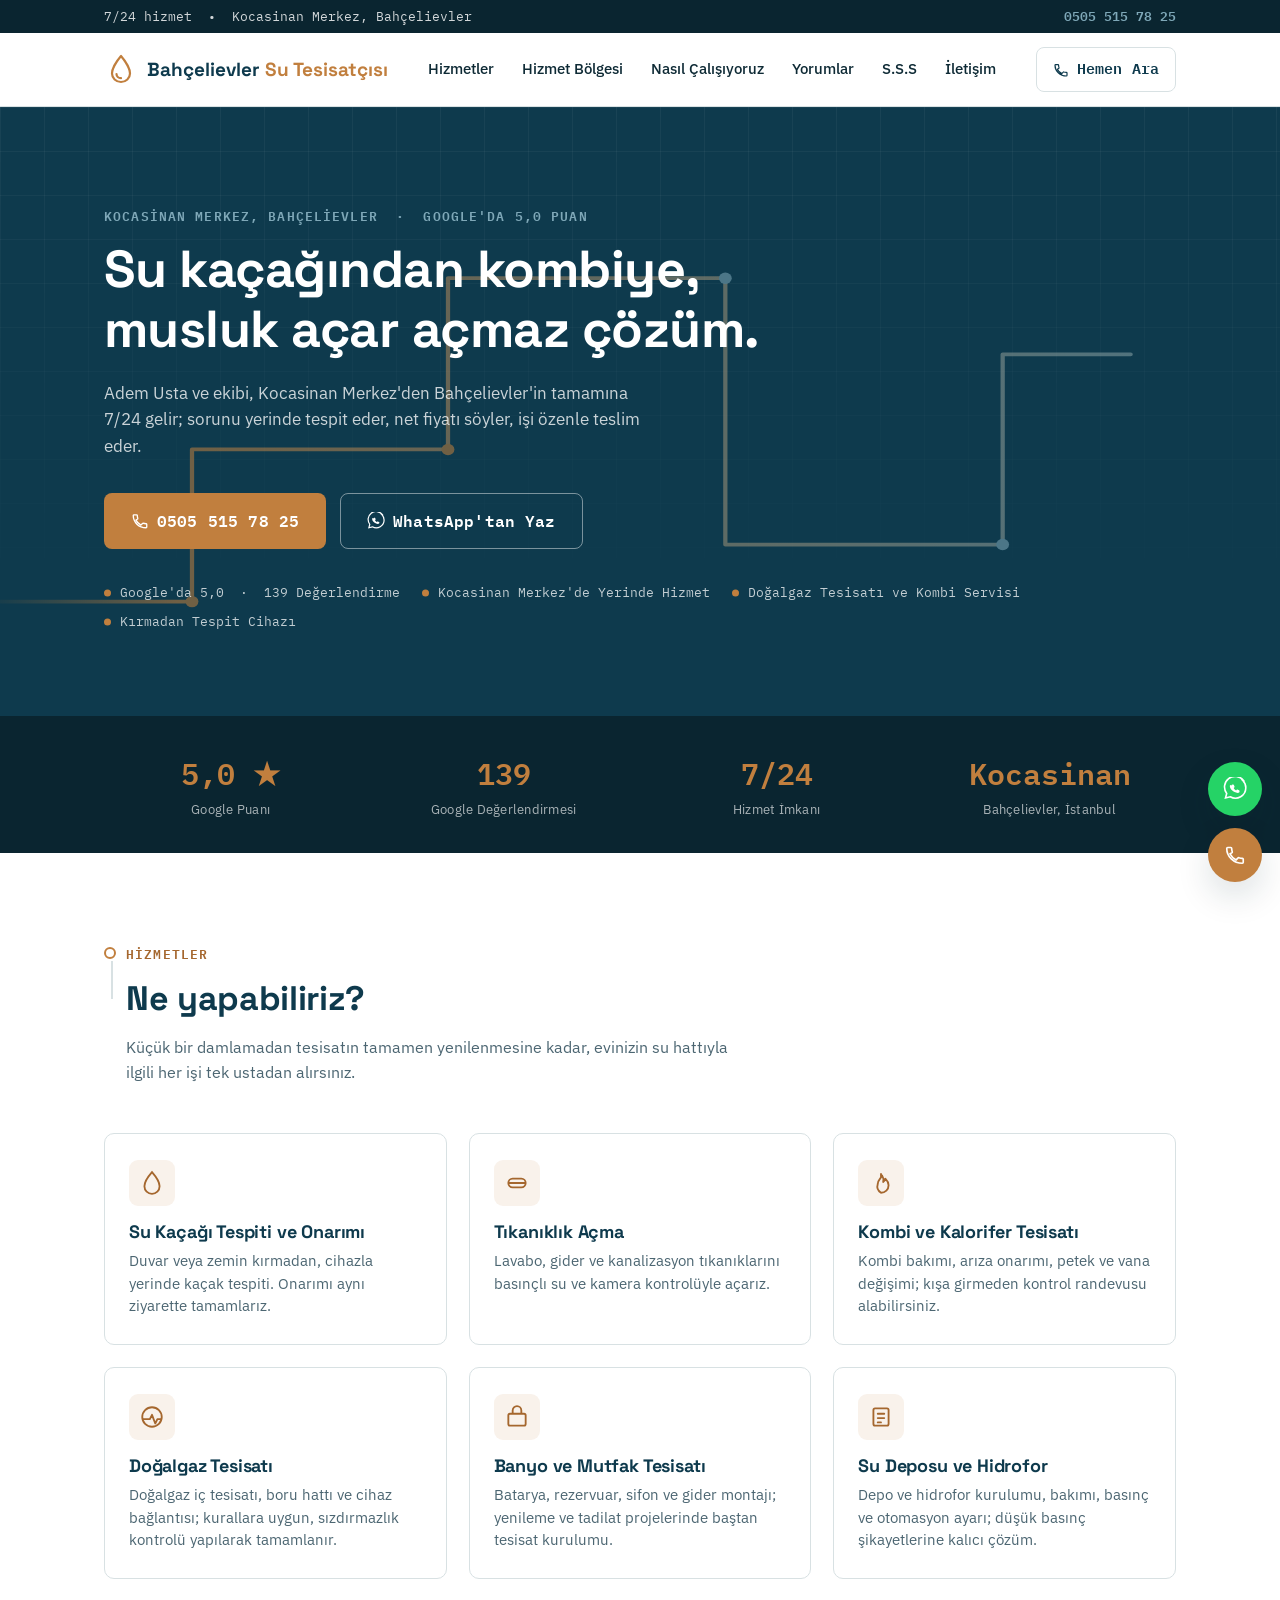
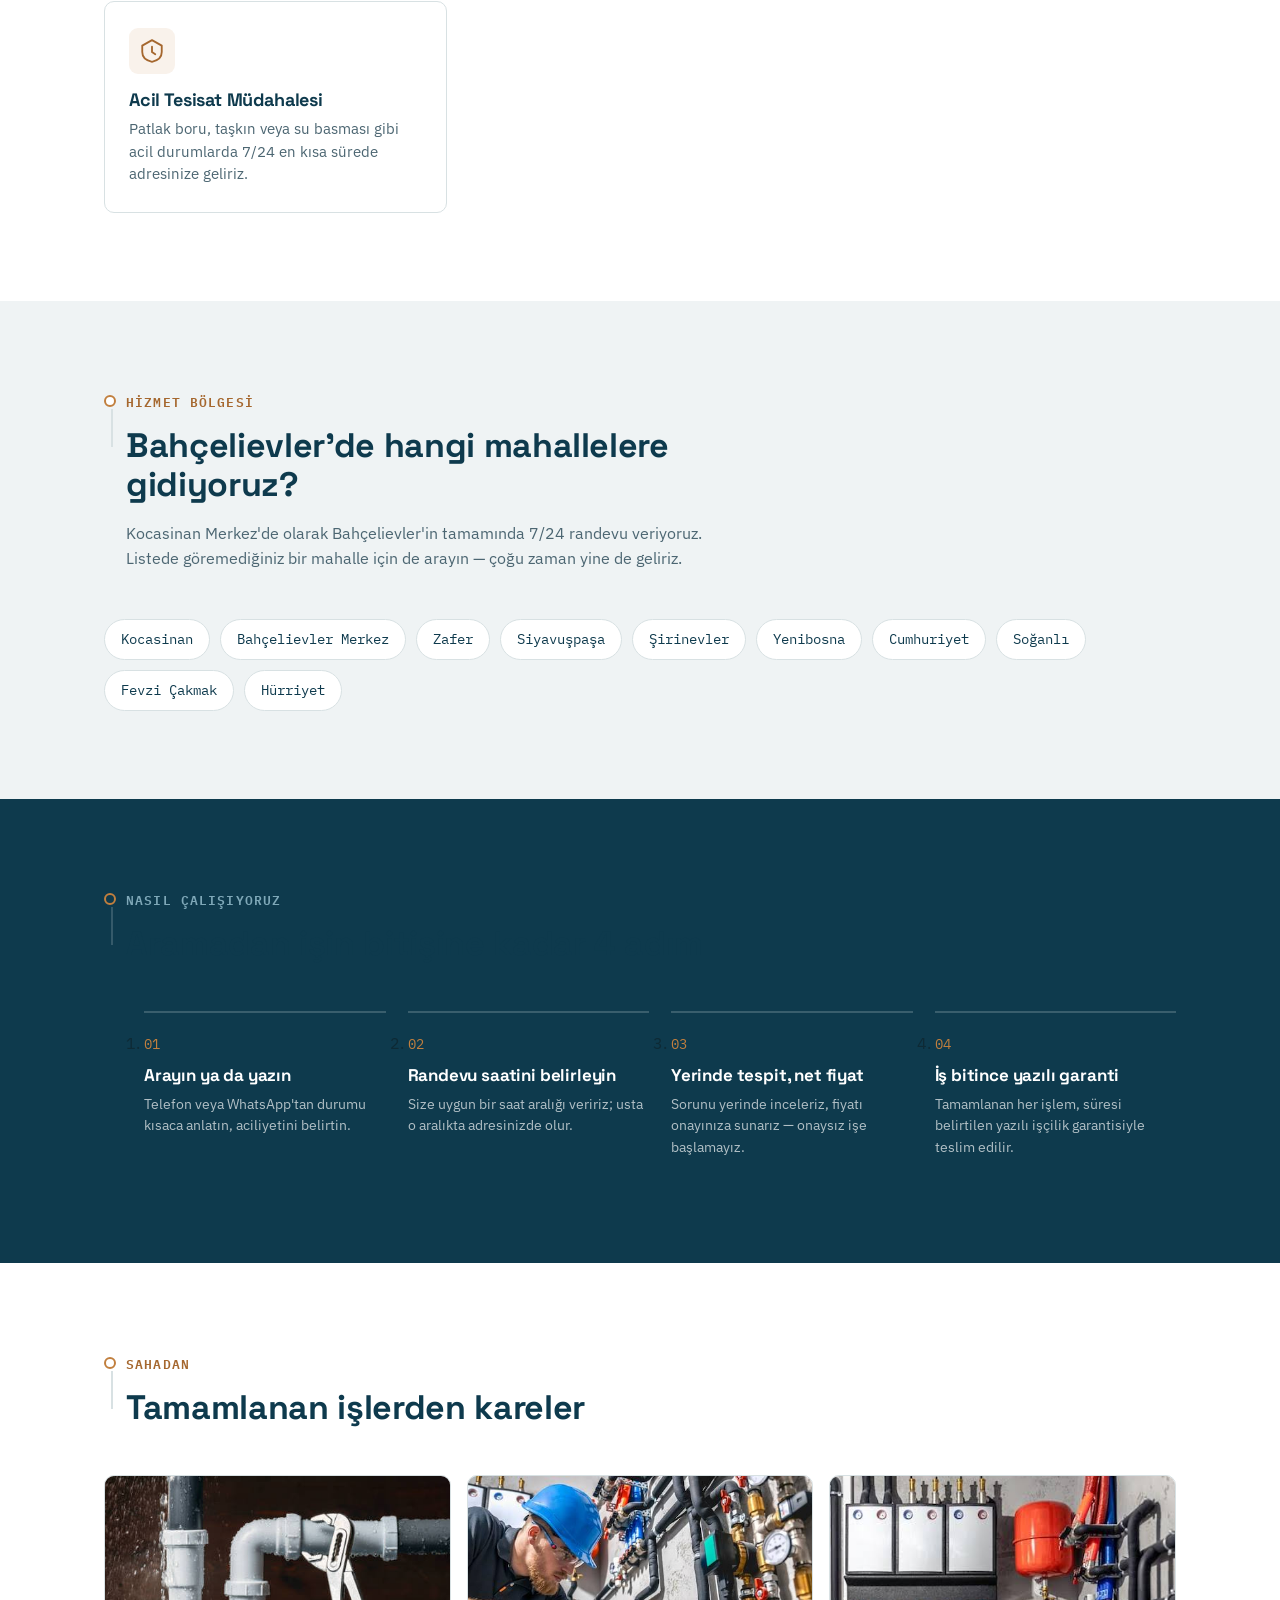
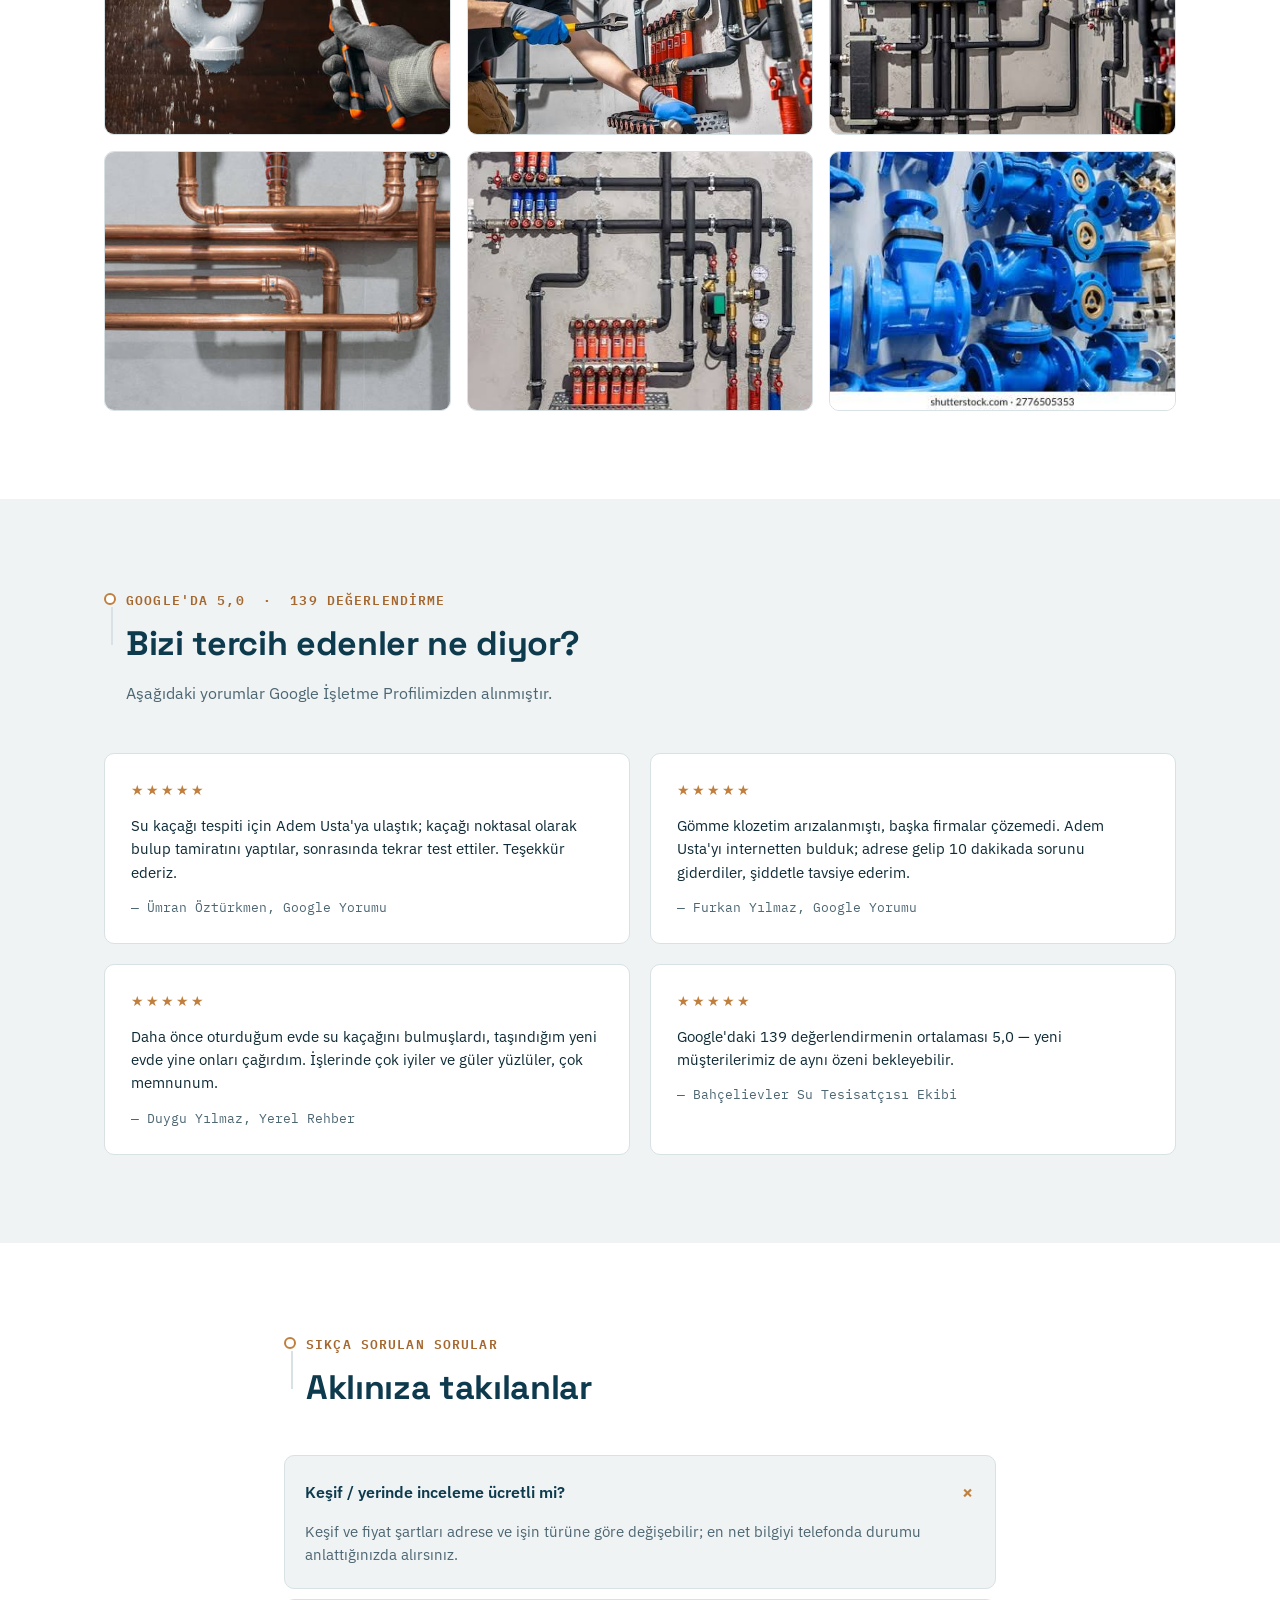
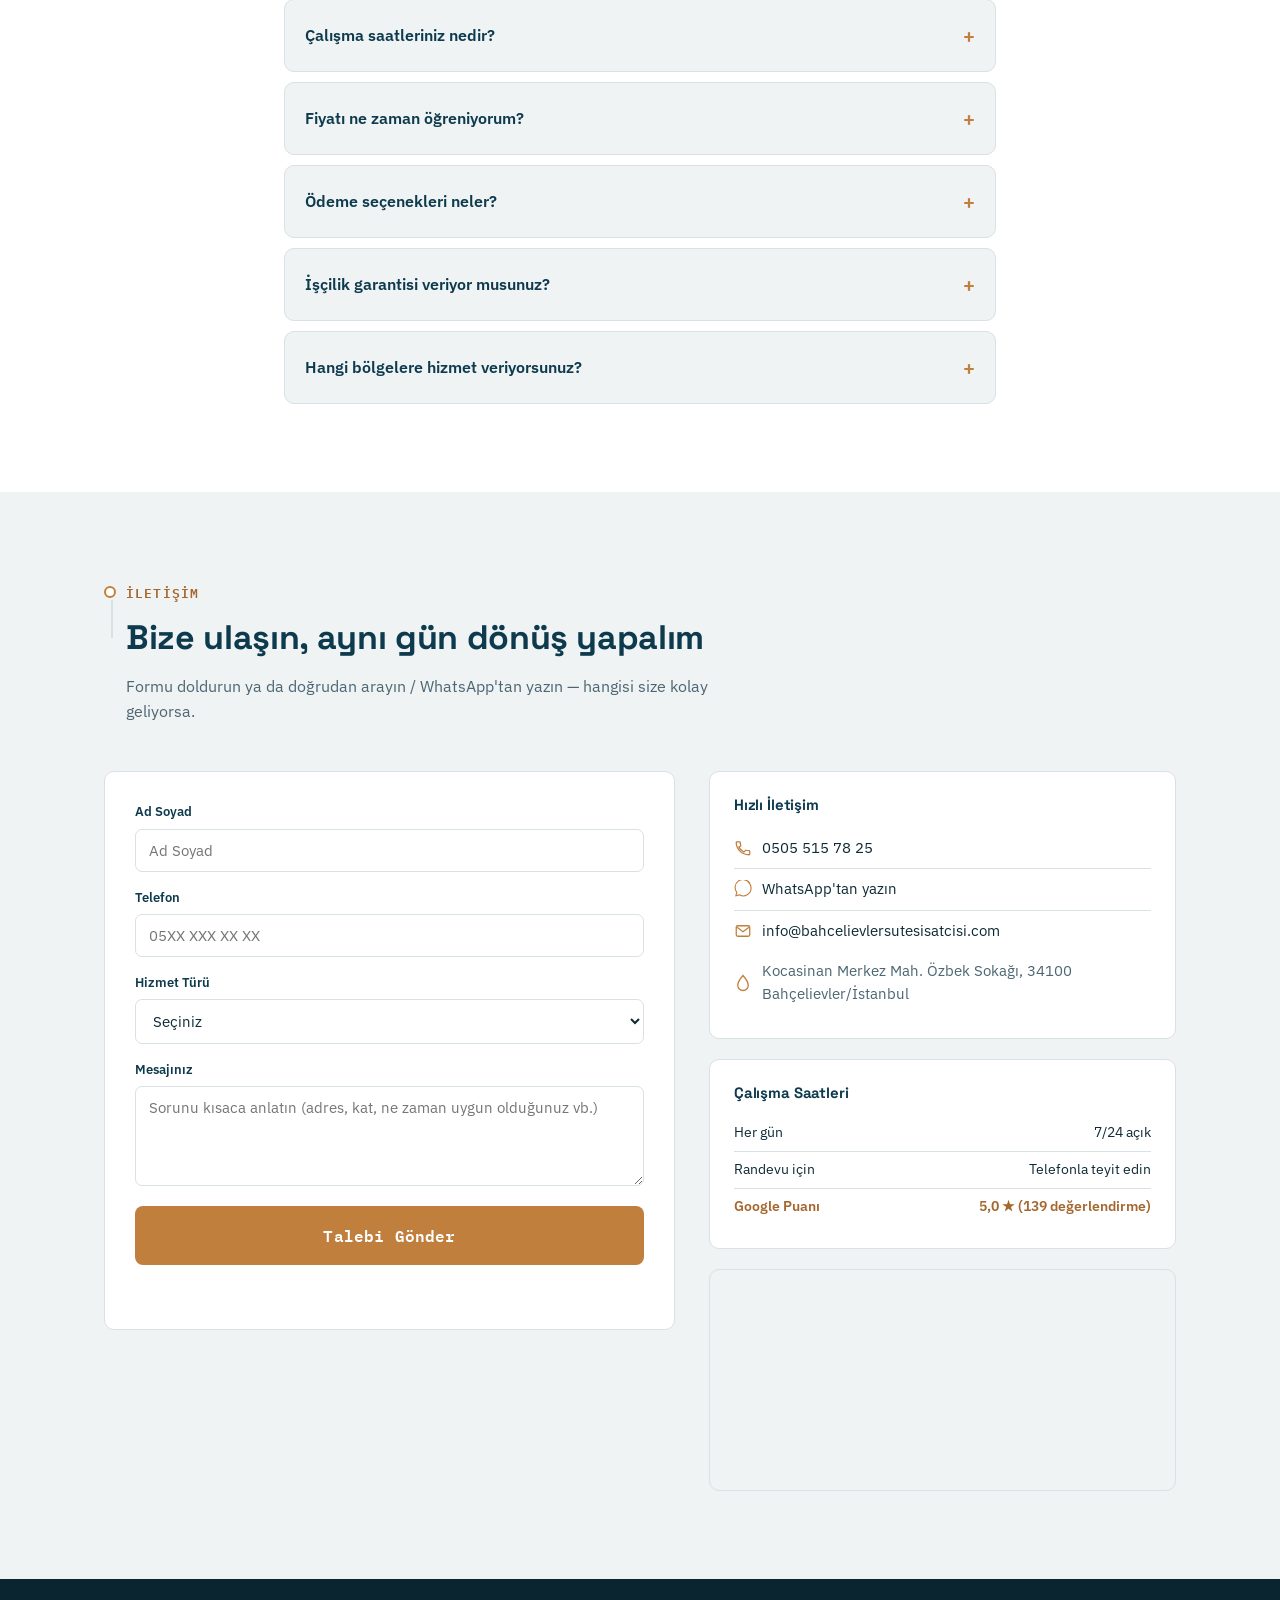
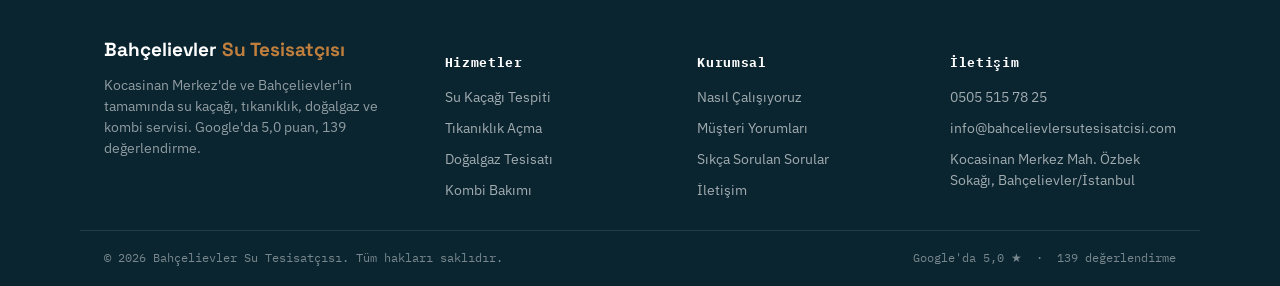
<file: bahcelievler_tesisat/index.html>
<!DOCTYPE html>
<html lang="tr">
<head>
<meta charset="UTF-8">
<meta name="viewport" content="width=device-width, initial-scale=1.0">
<title>Bahçelievler Su Tesisatçısı | Su Kaçağı, Tıkanıklık ve Kombi Servisi</title>
<meta name="description" content="Bahçelievler Su Tesisatçısı — Kocasinan Merkez'de, Google'da 5,0 puan ve 139 değerlendirmeli tesisatçı. 24 saat su kaçağı, tıkanıklık, doğalgaz ve kombi servisi.">
<meta property="og:title" content="Bahçelievler Su Tesisatçısı | Google'da 5,0 Puanlı Tesisatçı">
<meta property="og:description" content="Su kaçağından kombiye, Bahçelievler'de 24 saat çözüm. Hemen arayın veya WhatsApp'tan yazın.">
<link rel="icon" type="image/svg+xml" href="images/favicon.svg">
<link rel="preconnect" href="https://fonts.googleapis.com">
<link rel="preconnect" href="https://fonts.gstatic.com" crossorigin>
<link href="https://fonts.googleapis.com/css2?family=Space+Grotesk:wght@500;600;700&family=IBM+Plex+Sans:wght@400;500;600;700&family=IBM+Plex+Mono:wght@500;600&display=swap" rel="stylesheet">
<link rel="stylesheet" href="css/style.css">
</head>
<body>

<!-- ================= ÜST BİLGİ ŞERİDİ ================= -->
<div class="topbar">
  <div class="topbar__inner">
    <span class="topbar__item">7/24 hizmet &nbsp;•&nbsp; Kocasinan Merkez, Bahçelievler</span>
    <a href="tel:+905055157825" class="topbar__phone">0505 515 78 25</a>
  </div>
</div>

<!-- ================= ANA MENÜ ================= -->
<header class="header" id="siteHeader">
  <div class="header__inner">
    <a href="#top" class="brand">
      <svg class="brand__mark" width="34" height="34" viewBox="0 0 34 34" fill="none" xmlns="http://www.w3.org/2000/svg" aria-hidden="true">
        <path d="M17 3C17 3 8 13.5 8 20.5C8 25.194 12.0294 29 17 29C21.9706 29 26 25.194 26 20.5C26 13.5 17 3 17 3Z" stroke="currentColor" stroke-width="2.2" stroke-linejoin="round"/>
        <path d="M12.5 21C12.5 23.4853 14.5147 25.2 17 25.2" stroke="currentColor" stroke-width="2.2" stroke-linecap="round"/>
      </svg>
      <span class="brand__text">Bahçelievler <em>Su Tesisatçısı</em></span>
    </a>

    <nav class="nav" id="siteNav">
      <a href="#hizmetler">Hizmetler</a>
      <a href="#bolgeler">Hizmet Bölgesi</a>
      <a href="#surec">Nasıl Çalışıyoruz</a>
      <a href="#yorumlar">Yorumlar</a>
      <a href="#sss">S.S.S</a>
      <a href="#iletisim">İletişim</a>
    </nav>

    <div class="header__actions">
      <a href="tel:+905055157825" class="btn btn--ghost header__call">
        <svg width="16" height="16" viewBox="0 0 24 24" fill="none" aria-hidden="true"><path d="M6.6 10.8c1.4 2.8 3.8 5.1 6.6 6.6l2.2-2.2c.3-.3.7-.4 1-.2 1.1.4 2.3.6 3.6.6.6 0 1 .4 1 1V20c0 .6-.4 1-1 1C10.4 21 3 13.6 3 4.8c0-.6.4-1 1-1h3.4c.6 0 1 .4 1 1 0 1.3.2 2.5.6 3.6.1.4 0 .8-.2 1L6.6 10.8Z" stroke="currentColor" stroke-width="1.8" stroke-linejoin="round"/></svg>
        Hemen Ara
      </a>
      <button class="nav__toggle" id="navToggle" aria-label="Menüyü aç" aria-expanded="false">
        <span></span><span></span><span></span>
      </button>
    </div>
  </div>
</header>

<main id="top">

  <!-- ================= HERO ================= -->
  <section class="hero">
    <div class="hero__grid" aria-hidden="true"></div>
    <svg class="hero__pipe" id="heroPipe" viewBox="0 0 1200 640" preserveAspectRatio="none" aria-hidden="true">
      <path id="heroPipePath" d="M-20 520 L180 520 L180 360 L420 360 L420 180 L680 180 L680 460 L940 460 L940 260 L1220 260"
            fill="none" stroke="url(#pipeGrad)" stroke-width="4" stroke-linecap="round" stroke-linejoin="round"/>
      <defs>
        <linearGradient id="pipeGrad" x1="0" y1="0" x2="1" y2="0">
          <stop offset="0" stop-color="#C17F3E" stop-opacity="0"/>
          <stop offset="0.15" stop-color="#C17F3E"/>
          <stop offset="1" stop-color="#7FA8B8"/>
        </linearGradient>
      </defs>
      <circle cx="180" cy="520" r="6" fill="#C17F3E"/>
      <circle cx="420" cy="360" r="6" fill="#C17F3E"/>
      <circle cx="680" cy="180" r="6" fill="#7FA8B8"/>
      <circle cx="940" cy="460" r="6" fill="#7FA8B8"/>
    </svg>

    <div class="hero__inner">
      <span class="eyebrow eyebrow--light">KOCASİNAN MERKEZ, BAHÇELİEVLER &nbsp;·&nbsp; GOOGLE'DA 5,0 PUAN</span>
      <h1 class="hero__title">Su kaçağından kombiye,<br>musluk açar açmaz çözüm.</h1>
      <p class="hero__sub">Adem Usta ve ekibi, Kocasinan Merkez'den Bahçelievler'in tamamına 7/24 gelir; sorunu yerinde tespit eder, net fiyatı söyler, işi özenle teslim eder.</p>

      <div class="hero__ctas">
        <a href="tel:+905055157825" class="btn btn--brass btn--lg">
          <svg width="18" height="18" viewBox="0 0 24 24" fill="none" aria-hidden="true"><path d="M6.6 10.8c1.4 2.8 3.8 5.1 6.6 6.6l2.2-2.2c.3-.3.7-.4 1-.2 1.1.4 2.3.6 3.6.6.6 0 1 .4 1 1V20c0 .6-.4 1-1 1C10.4 21 3 13.6 3 4.8c0-.6.4-1 1-1h3.4c.6 0 1 .4 1 1 0 1.3.2 2.5.6 3.6.1.4 0 .8-.2 1L6.6 10.8Z" stroke="currentColor" stroke-width="1.8" stroke-linejoin="round"/></svg>
          0505 515 78 25
        </a>
        <a href="https://wa.me/905055157825?text=Merhaba%2C%20bir%20tesisat%20sorunum%20var" target="_blank" rel="noopener" class="btn btn--outline-light btn--lg">
          <svg width="18" height="18" viewBox="0 0 24 24" fill="none" aria-hidden="true"><path d="M20.5 3.5A10.4 10.4 0 0 0 3.7 16.4L2.5 21l4.7-1.2a10.4 10.4 0 0 0 15.6-9.1c0-2.7-1-5.2-3-7.2Z" stroke="currentColor" stroke-width="1.6"/><path d="M8.4 8.6c.2-.6.7-1 1.3-1h.5c.3 0 .6.2.7.5l.6 1.5c.1.3 0 .6-.2.8l-.6.6c.4.9 1.5 2 2.4 2.4l.6-.6c.2-.2.5-.3.8-.2l1.5.6c.3.1.5.4.5.7v.5c0 .7-.5 1.2-1.1 1.4-1.9.5-4.9-1-6.4-2.5C7.5 12 6.4 9.9 7 8" fill="currentColor"/></svg>
          WhatsApp'tan Yaz
        </a>
      </div>

      <ul class="hero__chips">
        <li>Google'da 5,0 &nbsp;·&nbsp; 139 Değerlendirme</li>
        <li>Kocasinan Merkez'de Yerinde Hizmet</li>
        <li>Doğalgaz Tesisatı ve Kombi Servisi</li>
        <li>Kırmadan Tespit Cihazı</li>
      </ul>
    </div>
  </section>

  <!-- ================= GÜVEN İSTATİSTİKLERİ ================= -->
  <section class="stats">
    <div class="stats__inner">
      <div class="stat"><span class="stat__num">5,0 ★</span><span class="stat__label">Google Puanı</span></div>
      <div class="stat"><span class="stat__num">139</span><span class="stat__label">Google Değerlendirmesi</span></div>
      <div class="stat"><span class="stat__num">7/24</span><span class="stat__label">Hizmet İmkanı</span></div>
      <div class="stat"><span class="stat__num">Kocasinan</span><span class="stat__label">Bahçelievler, İstanbul</span></div>
    </div>
  </section>

  <!-- ================= HİZMETLER ================= -->
  <section class="section" id="hizmetler">
    <div class="section__inner">
      <div class="section__head reveal">
        <span class="joint" aria-hidden="true"></span>
        <span class="eyebrow">HİZMETLER</span>
        <h2>Ne yapabiliriz?</h2>
        <p class="section__desc">Küçük bir damlamadan tesisatın tamamen yenilenmesine kadar, evinizin su hattıyla ilgili her işi tek ustadan alırsınız.</p>
      </div>

      <div class="cards">
        <article class="card reveal">
          <div class="card__icon">
            <svg width="26" height="26" viewBox="0 0 24 24" fill="none"><path d="M12 2s7 8 7 13a7 7 0 1 1-14 0c0-5 7-13 7-13Z" stroke="currentColor" stroke-width="1.7"/></svg>
          </div>
          <h3>Su Kaçağı Tespiti ve Onarımı</h3>
          <p>Duvar veya zemin kırmadan, cihazla yerinde kaçak tespiti. Onarımı aynı ziyarette tamamlarız.</p>
        </article>

        <article class="card reveal">
          <div class="card__icon">
            <svg width="26" height="26" viewBox="0 0 24 24" fill="none"><path d="M4 12h16M4 12a4 4 0 0 1 4-4h8a4 4 0 0 1 4 4M4 12a4 4 0 0 0 4 4h8a4 4 0 0 0 4-4" stroke="currentColor" stroke-width="1.7" stroke-linecap="round"/></svg>
          </div>
          <h3>Tıkanıklık Açma</h3>
          <p>Lavabo, gider ve kanalizasyon tıkanıklarını basınçlı su ve kamera kontrolüyle açarız.</p>
        </article>

        <article class="card reveal">
          <div class="card__icon">
            <svg width="26" height="26" viewBox="0 0 24 24" fill="none"><path d="M12 3v4M12 21a7 7 0 0 0 7-7c0-3-2-5-3-6-.5 2-2 3-2 3s1-3-1-6c-1 3-4 4-4 8a7 7 0 0 0 3 8Z" stroke="currentColor" stroke-width="1.7" stroke-linejoin="round"/></svg>
          </div>
          <h3>Kombi ve Kalorifer Tesisatı</h3>
          <p>Kombi bakımı, arıza onarımı, petek ve vana değişimi; kışa girmeden kontrol randevusu alabilirsiniz.</p>
        </article>

        <article class="card reveal">
          <div class="card__icon">
            <svg width="26" height="26" viewBox="0 0 24 24" fill="none"><path d="M4 14h6l2-4 3 8 2-4h3" stroke="currentColor" stroke-width="1.7" stroke-linecap="round" stroke-linejoin="round"/><circle cx="12" cy="12" r="9" stroke="currentColor" stroke-width="1.7"/></svg>
          </div>
          <h3>Doğalgaz Tesisatı</h3>
          <p>Doğalgaz iç tesisatı, boru hattı ve cihaz bağlantısı; kurallara uygun, sızdırmazlık kontrolü yapılarak tamamlanır.</p>
        </article>

        <article class="card reveal">
          <div class="card__icon">
            <svg width="26" height="26" viewBox="0 0 24 24" fill="none"><rect x="4" y="9" width="16" height="11" rx="1.5" stroke="currentColor" stroke-width="1.7"/><path d="M8 9V6a4 4 0 0 1 8 0v3" stroke="currentColor" stroke-width="1.7"/></svg>
          </div>
          <h3>Banyo ve Mutfak Tesisatı</h3>
          <p>Batarya, rezervuar, sifon ve gider montajı; yenileme ve tadilat projelerinde baştan tesisat kurulumu.</p>
        </article>

        <article class="card reveal">
          <div class="card__icon">
            <svg width="26" height="26" viewBox="0 0 24 24" fill="none"><rect x="5" y="4" width="14" height="16" rx="1.5" stroke="currentColor" stroke-width="1.7"/><path d="M9 9h6M9 13h6M9 17h3" stroke="currentColor" stroke-width="1.7" stroke-linecap="round"/></svg>
          </div>
          <h3>Su Deposu ve Hidrofor</h3>
          <p>Depo ve hidrofor kurulumu, bakımı, basınç ve otomasyon ayarı; düşük basınç şikayetlerine kalıcı çözüm.</p>
        </article>

        <article class="card reveal">
          <div class="card__icon">
            <svg width="26" height="26" viewBox="0 0 24 24" fill="none"><path d="M12 2 3 7v6c0 5 4 8 9 9 5-1 9-4 9-9V7l-9-5Z" stroke="currentColor" stroke-width="1.7" stroke-linejoin="round"/><path d="M12 8v5l3 2" stroke="currentColor" stroke-width="1.7" stroke-linecap="round"/></svg>
          </div>
          <h3>Acil Tesisat Müdahalesi</h3>
          <p>Patlak boru, taşkın veya su basması gibi acil durumlarda 7/24 en kısa sürede adresinize geliriz.</p>
        </article>
      </div>
    </div>
  </section>

  <!-- ================= HİZMET BÖLGESİ ================= -->
  <section class="section section--muted" id="bolgeler">
    <div class="section__inner">
      <div class="section__head reveal">
        <span class="joint" aria-hidden="true"></span>
        <span class="eyebrow">HİZMET BÖLGESİ</span>
        <h2>Bahçelievler'de hangi mahallelere gidiyoruz?</h2>
        <p class="section__desc">Kocasinan Merkez'de olarak Bahçelievler'in tamamında 7/24 randevu veriyoruz. Listede göremediğiniz bir mahalle için de arayın — çoğu zaman yine de geliriz.</p>
      </div>

      <ul class="area-tags reveal">
        <li>Kocasinan</li>
        <li>Bahçelievler Merkez</li>
        <li>Zafer</li>
        <li>Siyavuşpaşa</li>
        <li>Şirinevler</li>
        <li>Yenibosna</li>
        <li>Cumhuriyet</li>
        <li>Soğanlı</li>
        <li>Fevzi Çakmak</li>
        <li>Hürriyet</li>
      </ul>
    </div>
  </section>

  <!-- ================= SÜREÇ ================= -->
  <section class="process" id="surec">
    <div class="section__inner">
      <div class="section__head section__head--onDark reveal">
        <span class="joint joint--light" aria-hidden="true"></span>
        <span class="eyebrow eyebrow--light">NASIL ÇALIŞIYORUZ</span>
        <h2>Aramadan işin bitişine kadar 4 adım</h2>
      </div>

      <ol class="steps">
        <li class="step reveal">
          <span class="step__num">01</span>
          <h3>Arayın ya da yazın</h3>
          <p>Telefon veya WhatsApp'tan durumu kısaca anlatın, aciliyetini belirtin.</p>
        </li>
        <li class="step reveal">
          <span class="step__num">02</span>
          <h3>Randevu saatini belirleyin</h3>
          <p>Size uygun bir saat aralığı veririz; usta o aralıkta adresinizde olur.</p>
        </li>
        <li class="step reveal">
          <span class="step__num">03</span>
          <h3>Yerinde tespit, net fiyat</h3>
          <p>Sorunu yerinde inceleriz, fiyatı onayınıza sunarız — onaysız işe başlamayız.</p>
        </li>
        <li class="step reveal">
          <span class="step__num">04</span>
          <h3>İş bitince yazılı garanti</h3>
          <p>Tamamlanan her işlem, süresi belirtilen yazılı işçilik garantisiyle teslim edilir.</p>
        </li>
      </ol>
    </div>
  </section>

  <!-- ================= TAMAMLANAN İŞLER ================= -->
  <section class="section" id="galeri">
    <div class="section__inner">
      <div class="section__head reveal">
        <span class="joint" aria-hidden="true"></span>
        <span class="eyebrow">SAHADAN</span>
        <h2>Tamamlanan işlerden kareler</h2>
      </div>
      <div class="gallery reveal">
        <div class="gallery__item"><img src="images/is-1.jpg" alt="Banyo tesisatı yenileme çalışması" loading="lazy"></div>
        <div class="gallery__item"><img src="images/is-2.jpg" alt="Kombi bakım işlemi" loading="lazy"></div>
        <div class="gallery__item"><img src="images/is-3.jpg" alt="Su kaçağı tespit cihazı ile kontrol" loading="lazy"></div>
        <div class="gallery__item"><img src="images/is-4.jpg" alt="Mutfak gider montajı" loading="lazy"></div>
        <div class="gallery__item"><img src="images/is-5.jpg" alt="Hidrofor bakım çalışması" loading="lazy"></div>
        <div class="gallery__item"><img src="images/is-6.jpg" alt="Tamamlanmış boru tesisatı" loading="lazy"></div>
      </div>
    </div>
  </section>

  <!-- ================= YORUMLAR ================= -->
  <section class="section section--muted" id="yorumlar">
    <div class="section__inner">
      <div class="section__head reveal">
        <span class="joint" aria-hidden="true"></span>
        <span class="eyebrow">GOOGLE'DA 5,0 &nbsp;·&nbsp; 139 DEĞERLENDİRME</span>
        <h2>Bizi tercih edenler ne diyor?</h2>
        <p class="section__desc">Aşağıdaki yorumlar Google İşletme Profilimizden alınmıştır.</p>
      </div>

      <div class="testimonials reveal">
        <figure class="testi">
          <div class="testi__stars" aria-label="5 üzerinden 5 yıldız">★★★★★</div>
          <blockquote>Su kaçağı tespiti için Adem Usta'ya ulaştık; kaçağı noktasal olarak bulup tamiratını yaptılar, sonrasında tekrar test ettiler. Teşekkür ederiz.</blockquote>
          <figcaption>— Ümran Öztürkmen, Google Yorumu</figcaption>
        </figure>
        <figure class="testi">
          <div class="testi__stars" aria-label="5 üzerinden 5 yıldız">★★★★★</div>
          <blockquote>Gömme klozetim arızalanmıştı, başka firmalar çözemedi. Adem Usta'yı internetten bulduk; adrese gelip 10 dakikada sorunu giderdiler, şiddetle tavsiye ederim.</blockquote>
          <figcaption>— Furkan Yılmaz, Google Yorumu</figcaption>
        </figure>
        <figure class="testi">
          <div class="testi__stars" aria-label="5 üzerinden 5 yıldız">★★★★★</div>
          <blockquote>Daha önce oturduğum evde su kaçağını bulmuşlardı, taşındığım yeni evde yine onları çağırdım. İşlerinde çok iyiler ve güler yüzlüler, çok memnunum.</blockquote>
          <figcaption>— Duygu Yılmaz, Yerel Rehber</figcaption>
        </figure>
        <figure class="testi">
          <div class="testi__stars" aria-label="5 üzerinden 5 yıldız">★★★★★</div>
          <blockquote>Google'daki 139 değerlendirmenin ortalaması 5,0 — yeni müşterilerimiz de aynı özeni bekleyebilir.</blockquote>
          <figcaption>— Bahçelievler Su Tesisatçısı Ekibi</figcaption>
        </figure>
      </div>
    </div>
  </section>

  <!-- ================= SSS ================= -->
  <section class="section" id="sss">
    <div class="section__inner section__inner--narrow">
      <div class="section__head reveal">
        <span class="joint" aria-hidden="true"></span>
        <span class="eyebrow">SIKÇA SORULAN SORULAR</span>
        <h2>Aklınıza takılanlar</h2>
      </div>

      <div class="faq reveal">
        <details class="faq__item" open>
          <summary>Keşif / yerinde inceleme ücretli mi?</summary>
          <p>Keşif ve fiyat şartları adrese ve işin türüne göre değişebilir; en net bilgiyi telefonda durumu anlattığınızda alırsınız.</p>
        </details>
        <details class="faq__item">
          <summary>Çalışma saatleriniz nedir?</summary>
          <p>7/24 hizmet veriyoruz. Uygun gün ve saati telefonda birlikte netleştiririz.</p>
        </details>
        <details class="faq__item">
          <summary>Fiyatı ne zaman öğreniyorum?</summary>
          <p>Usta adresinize gelip sorunu yerinde incelemeden kesin fiyat vermez. Fiyat, işe başlamadan önce onayınıza sunulur.</p>
        </details>
        <details class="faq__item">
          <summary>Ödeme seçenekleri neler?</summary>
          <p>Ödeme yöntemleri için telefonda bilgi alabilirsiniz; iş bitiminde fatura/fiş verilir.</p>
        </details>
        <details class="faq__item">
          <summary>İşçilik garantisi veriyor musunuz?</summary>
          <p>Yapılan işin garanti kapsamı ve süresi, işin türüne göre telefonda veya yerinde netleştirilir.</p>
        </details>
        <details class="faq__item">
          <summary>Hangi bölgelere hizmet veriyorsunuz?</summary>
          <p>Kocasinan Merkez'de olarak Bahçelievler'in tamamına gidiyoruz. Mahallenizi yukarıdaki listede göremiyorsanız yine de arayın, çoğu zaman ulaşabiliyoruz.</p>
        </details>
      </div>
    </div>
  </section>

  <!-- ================= İLETİŞİM ================= -->
  <section class="contact" id="iletisim">
    <div class="section__inner">
      <div class="section__head reveal">
        <span class="joint" aria-hidden="true"></span>
        <span class="eyebrow">İLETİŞİM</span>
        <h2>Bize ulaşın, aynı gün dönüş yapalım</h2>
        <p class="section__desc">Formu doldurun ya da doğrudan arayın / WhatsApp'tan yazın — hangisi size kolay geliyorsa.</p>
      </div>

      <div class="contact__grid">
        <form class="form reveal" id="contactForm" novalidate>
          <div class="form__row">
            <label for="adSoyad">Ad Soyad</label>
            <input type="text" id="adSoyad" name="adSoyad" required autocomplete="name" placeholder="Ad Soyad">
          </div>
          <div class="form__row">
            <label for="telefon">Telefon</label>
            <input type="tel" id="telefon" name="telefon" required autocomplete="tel" placeholder="05XX XXX XX XX">
          </div>
          <div class="form__row">
            <label for="hizmet">Hizmet Türü</label>
            <select id="hizmet" name="hizmet" required>
              <option value="" disabled selected>Seçiniz</option>
              <option>Su Kaçağı</option>
              <option>Tıkanıklık Açma</option>
              <option>Kombi / Kalorifer</option>
              <option>Banyo / Mutfak Tesisatı</option>
              <option>Su Deposu / Hidrofor</option>
              <option>Acil Müdahale</option>
              <option>Diğer</option>
            </select>
          </div>
          <div class="form__row">
            <label for="mesaj">Mesajınız</label>
            <textarea id="mesaj" name="mesaj" rows="4" placeholder="Sorunu kısaca anlatın (adres, kat, ne zaman uygun olduğunuz vb.)"></textarea>
          </div>
          <button type="submit" class="btn btn--brass btn--lg form__submit">Talebi Gönder</button>
          <p class="form__note" id="formNote" role="status"></p>
        </form>

        <div class="contact__side reveal">
          <div class="info-card">
            <h3>Hızlı İletişim</h3>
            <a class="info-card__row" href="tel:+905055157825">
              <svg width="18" height="18" viewBox="0 0 24 24" fill="none" aria-hidden="true"><path d="M6.6 10.8c1.4 2.8 3.8 5.1 6.6 6.6l2.2-2.2c.3-.3.7-.4 1-.2 1.1.4 2.3.6 3.6.6.6 0 1 .4 1 1V20c0 .6-.4 1-1 1C10.4 21 3 13.6 3 4.8c0-.6.4-1 1-1h3.4c.6 0 1 .4 1 1 0 1.3.2 2.5.6 3.6.1.4 0 .8-.2 1L6.6 10.8Z" stroke="currentColor" stroke-width="1.7"/></svg>
              0505 515 78 25
            </a>
            <a class="info-card__row" href="https://wa.me/905055157825" target="_blank" rel="noopener">
              <svg width="18" height="18" viewBox="0 0 24 24" fill="none" aria-hidden="true"><path d="M20.5 3.5A10.4 10.4 0 0 0 3.7 16.4L2.5 21l4.7-1.2a10.4 10.4 0 0 0 15.6-9.1c0-2.7-1-5.2-3-7.2Z" stroke="currentColor" stroke-width="1.5"/></svg>
              WhatsApp'tan yazın
            </a>
            <a class="info-card__row" href="mailto:info@bahcelievlersutesisatcisi.com">
              <svg width="18" height="18" viewBox="0 0 24 24" fill="none" aria-hidden="true"><rect x="3" y="5" width="18" height="14" rx="2" stroke="currentColor" stroke-width="1.7"/><path d="m4 7 8 6 8-6" stroke="currentColor" stroke-width="1.7"/></svg>
              info@bahcelievlersutesisatcisi.com
            </a>
            <div class="info-card__row info-card__row--static">
              <svg width="18" height="18" viewBox="0 0 24 24" fill="none" aria-hidden="true"><path d="M12 2s7 8 7 13a7 7 0 1 1-14 0c0-5 7-13 7-13Z" stroke="currentColor" stroke-width="1.7"/></svg>
              Kocasinan Merkez Mah. Özbek Sokağı, 34100 Bahçelievler/İstanbul
            </div>
          </div>

          <div class="hours-card">
            <h3>Çalışma Saatleri</h3>
            <div class="hours-row"><span>Her gün</span><span>7/24 açık</span></div>
            <div class="hours-row"><span>Randevu için</span><span>Telefonla teyit edin</span></div>
            <div class="hours-row hours-row--accent"><span>Google Puanı</span><span>5,0 ★ (139 değerlendirme)</span></div>
          </div>

          <div class="map-card">
            <!-- Daha isabetli bir sonuç için Google Haritalar'da işletmenizi bulup "Paylaş > Harita Yerleştir" linkindeki src ile değiştirebilirsiniz -->
            <iframe
              src="https://www.google.com/maps?q=Kocasinan+Merkez+Mah.+Özbek+Sokağı%2C+34100+Bahçelievler%2Fİstanbul&output=embed"
              width="100%" height="220" style="border:0" loading="lazy"
              referrerpolicy="no-referrer-when-downgrade"
              title="Bahçelievler Su Tesisatçısı konum haritası"></iframe>
          </div>
        </div>
      </div>
    </div>
  </section>

</main>

<!-- ================= FOOTER ================= -->
<footer class="footer">
  <div class="footer__inner">
    <div class="footer__brand">
      <span class="brand__text brand__text--footer">Bahçelievler <em>Su Tesisatçısı</em></span>
      <p>Kocasinan Merkez'de ve Bahçelievler'in tamamında su kaçağı, tıkanıklık, doğalgaz ve kombi servisi. Google'da 5,0 puan, 139 değerlendirme.</p>
    </div>

    <div class="footer__col">
      <h4>Hizmetler</h4>
      <a href="#hizmetler">Su Kaçağı Tespiti</a>
      <a href="#hizmetler">Tıkanıklık Açma</a>
      <a href="#hizmetler">Doğalgaz Tesisatı</a>
      <a href="#hizmetler">Kombi Bakımı</a>
    </div>

    <div class="footer__col">
      <h4>Kurumsal</h4>
      <a href="#surec">Nasıl Çalışıyoruz</a>
      <a href="#yorumlar">Müşteri Yorumları</a>
      <a href="#sss">Sıkça Sorulan Sorular</a>
      <a href="#iletisim">İletişim</a>
    </div>

    <div class="footer__col">
      <h4>İletişim</h4>
      <a href="tel:+905055157825">0505 515 78 25</a>
      <a href="mailto:info@bahcelievlersutesisatcisi.com">info@bahcelievlersutesisatcisi.com</a>
      <span>Kocasinan Merkez Mah. Özbek Sokağı, Bahçelievler/İstanbul</span>
    </div>
  </div>
  <div class="footer__bottom">
    <span>© <span id="year"></span> Bahçelievler Su Tesisatçısı. Tüm hakları saklıdır.</span>
    <span>Google'da 5,0 ★ &nbsp;·&nbsp; 139 değerlendirme</span>
  </div>
</footer>

<!-- ================= SABİT HIZLI İLETİŞİM BUTONLARI ================= -->
<div class="fab-stack" aria-hidden="false">
  <a href="https://wa.me/905055157825" target="_blank" rel="noopener" class="fab fab--whatsapp" aria-label="WhatsApp'tan yazın">
    <svg width="24" height="24" viewBox="0 0 24 24" fill="none" aria-hidden="true"><path d="M20.5 3.5A10.4 10.4 0 0 0 3.7 16.4L2.5 21l4.7-1.2a10.4 10.4 0 0 0 15.6-9.1c0-2.7-1-5.2-3-7.2Z" stroke="currentColor" stroke-width="1.6"/><path d="M8.4 8.6c.2-.6.7-1 1.3-1h.5c.3 0 .6.2.7.5l.6 1.5c.1.3 0 .6-.2.8l-.6.6c.4.9 1.5 2 2.4 2.4l.6-.6c.2-.2.5-.3.8-.2l1.5.6c.3.1.5.4.5.7v.5c0 .7-.5 1.2-1.1 1.4-1.9.5-4.9-1-6.4-2.5C7.5 12 6.4 9.9 7 8" fill="currentColor"/></svg>
  </a>
  <a href="tel:+905055157825" class="fab fab--call" aria-label="Hemen ara">
    <svg width="22" height="22" viewBox="0 0 24 24" fill="none" aria-hidden="true"><path d="M6.6 10.8c1.4 2.8 3.8 5.1 6.6 6.6l2.2-2.2c.3-.3.7-.4 1-.2 1.1.4 2.3.6 3.6.6.6 0 1 .4 1 1V20c0 .6-.4 1-1 1C10.4 21 3 13.6 3 4.8c0-.6.4-1 1-1h3.4c.6 0 1 .4 1 1 0 1.3.2 2.5.6 3.6.1.4 0 .8-.2 1L6.6 10.8Z" stroke="currentColor" stroke-width="1.8"/></svg>
  </a>
</div>

<script src="js/script.js"></script>
</body>
</html>
</file>
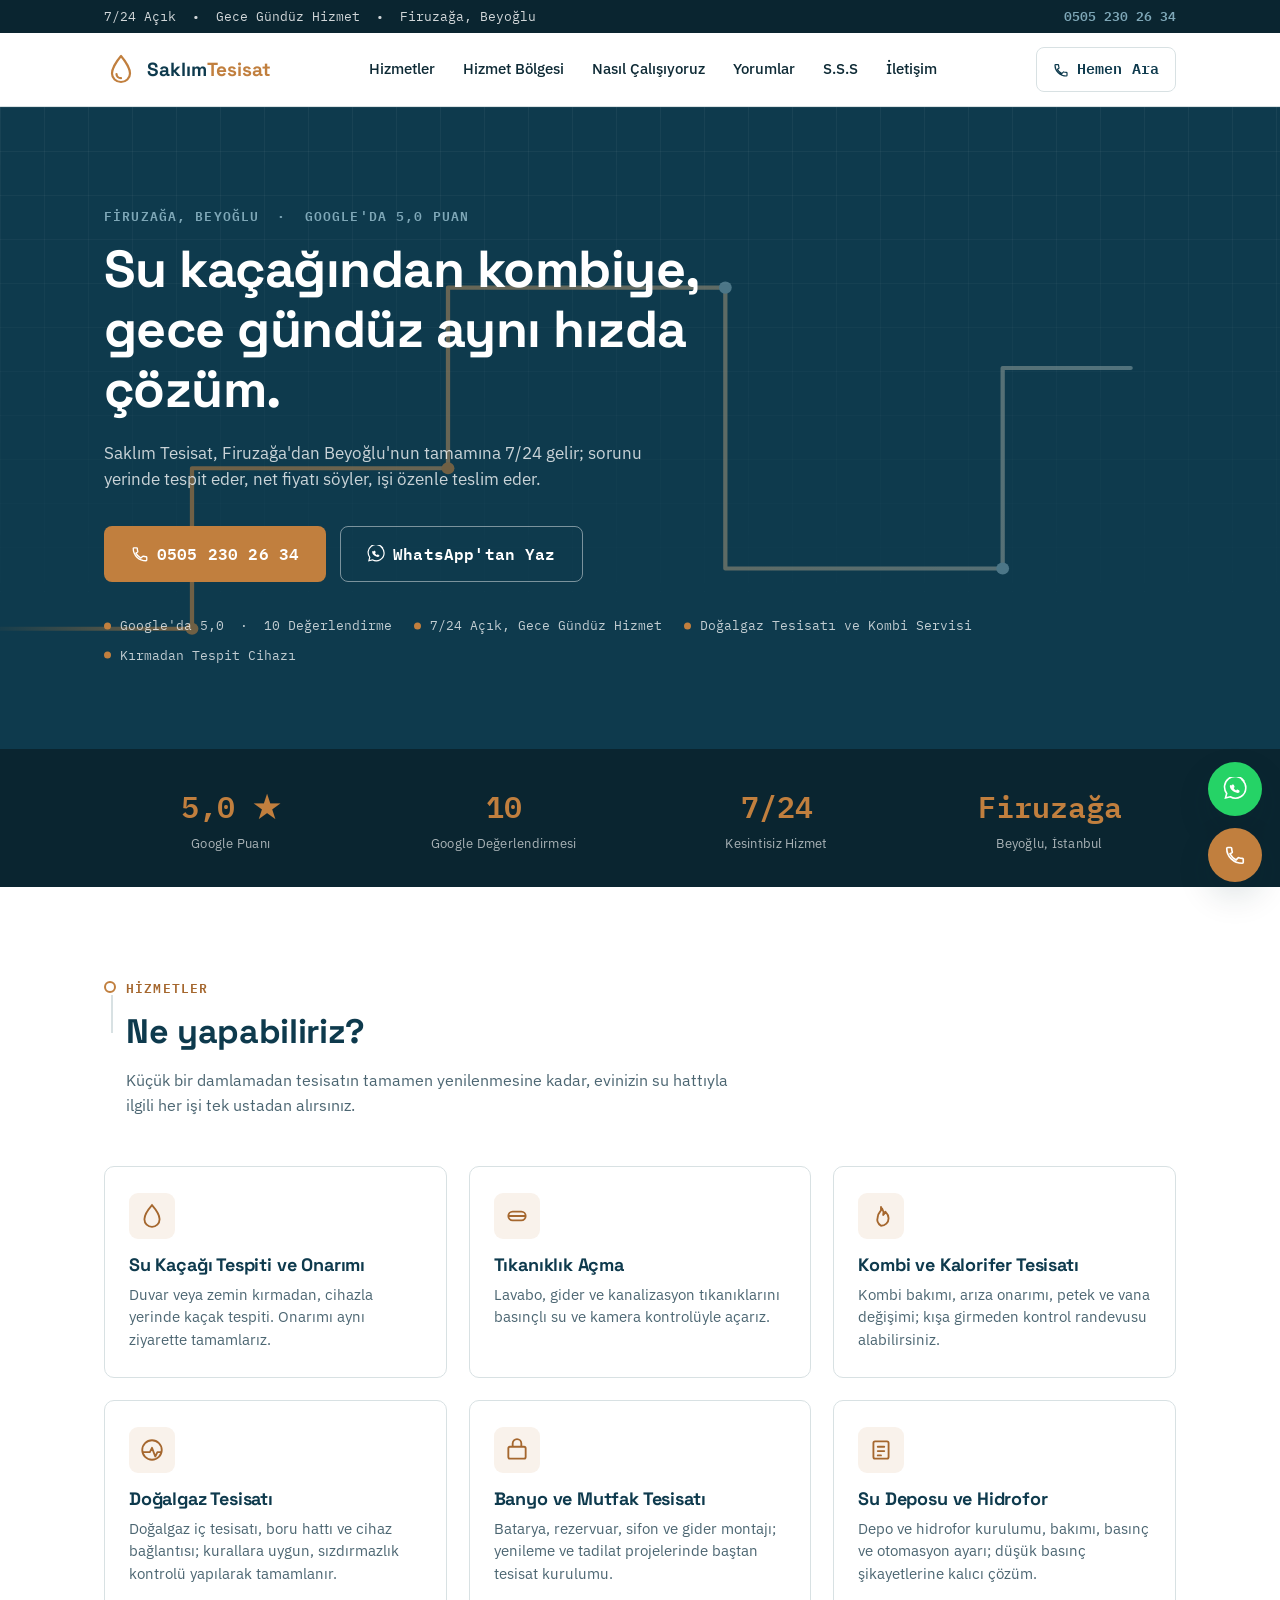
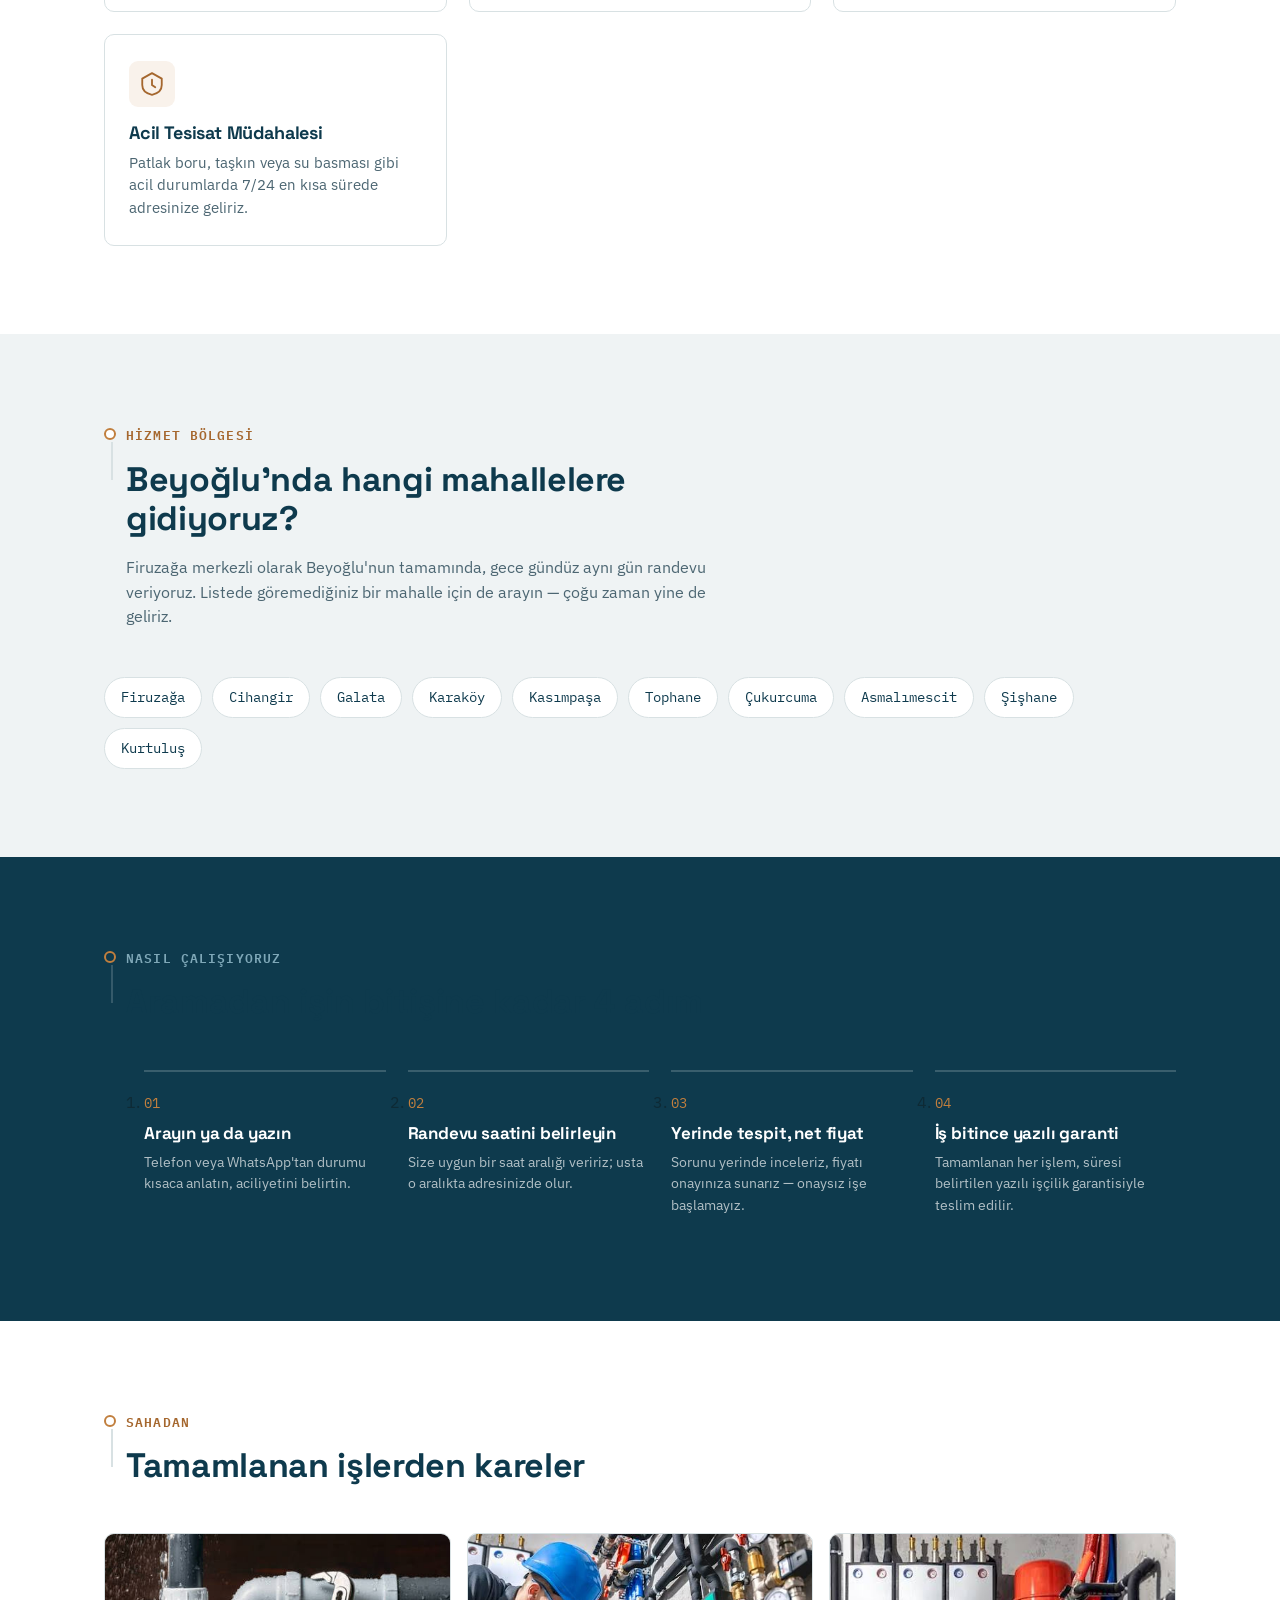
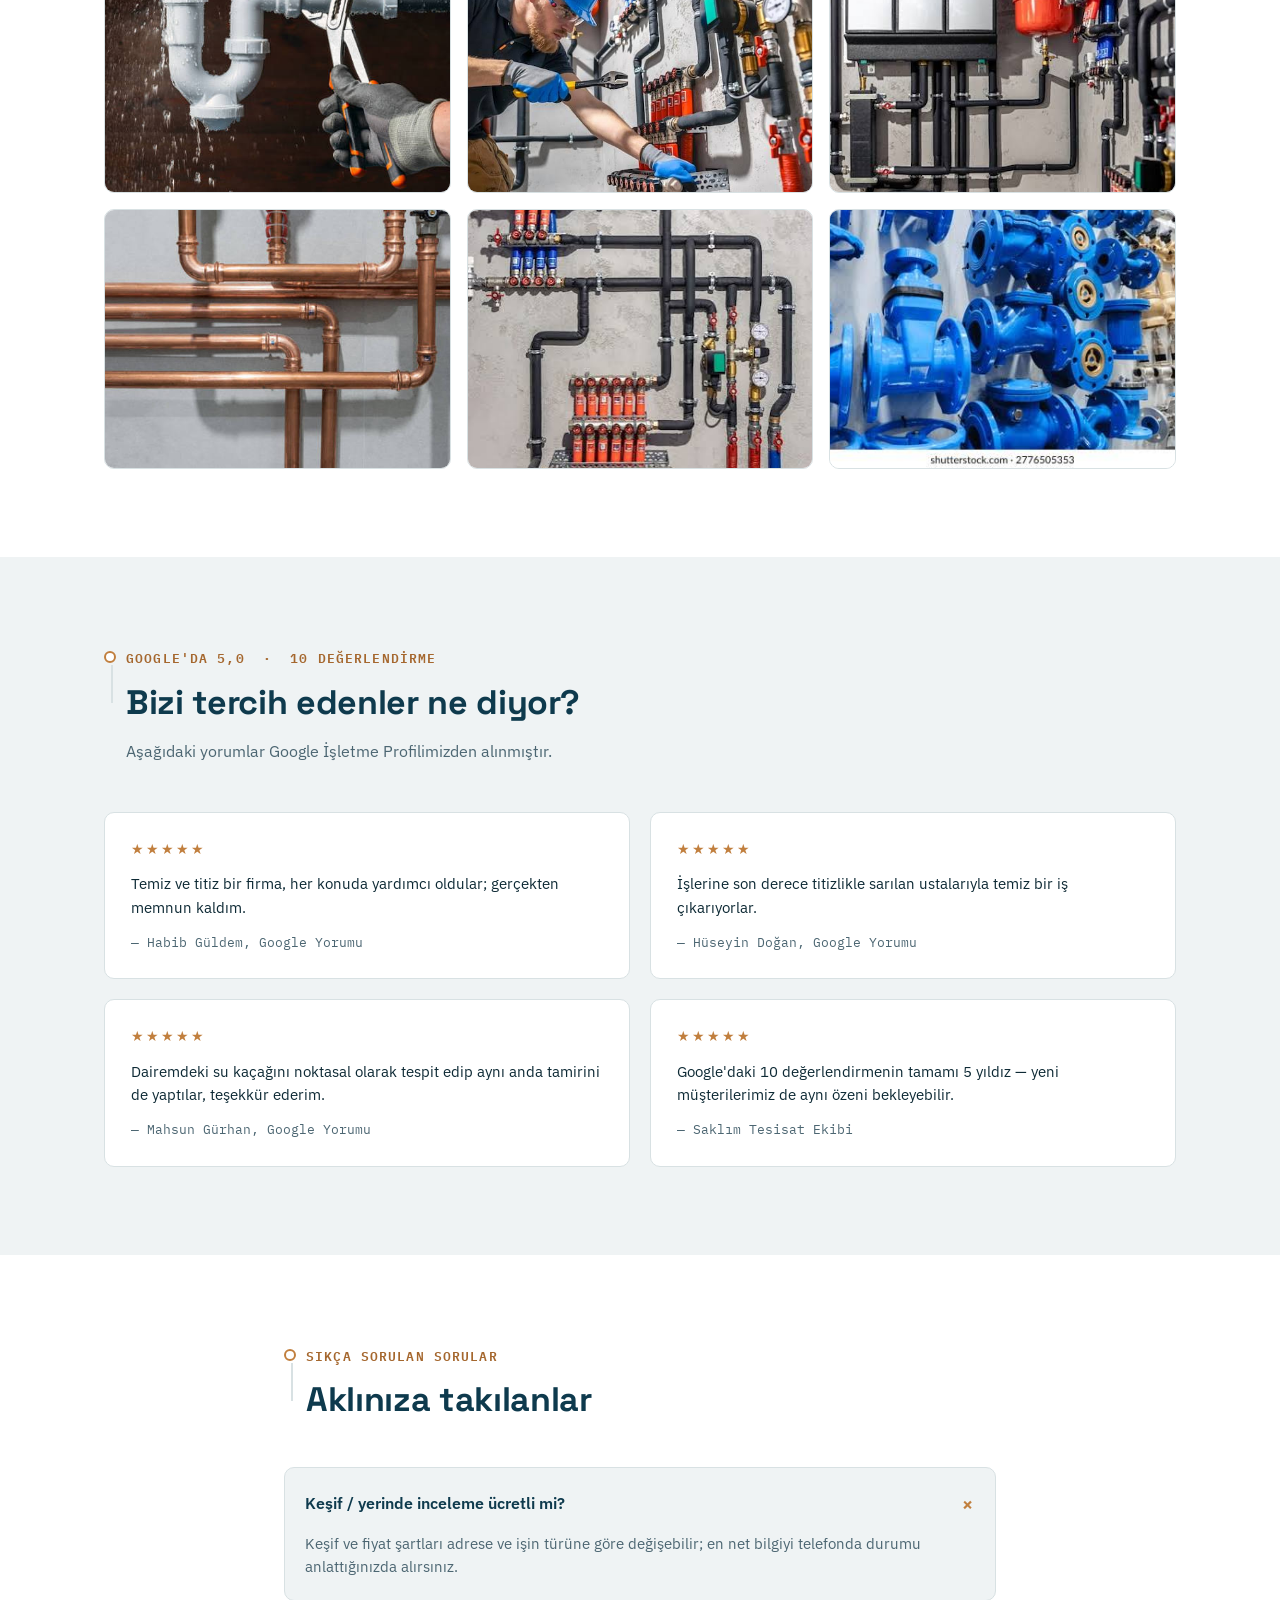
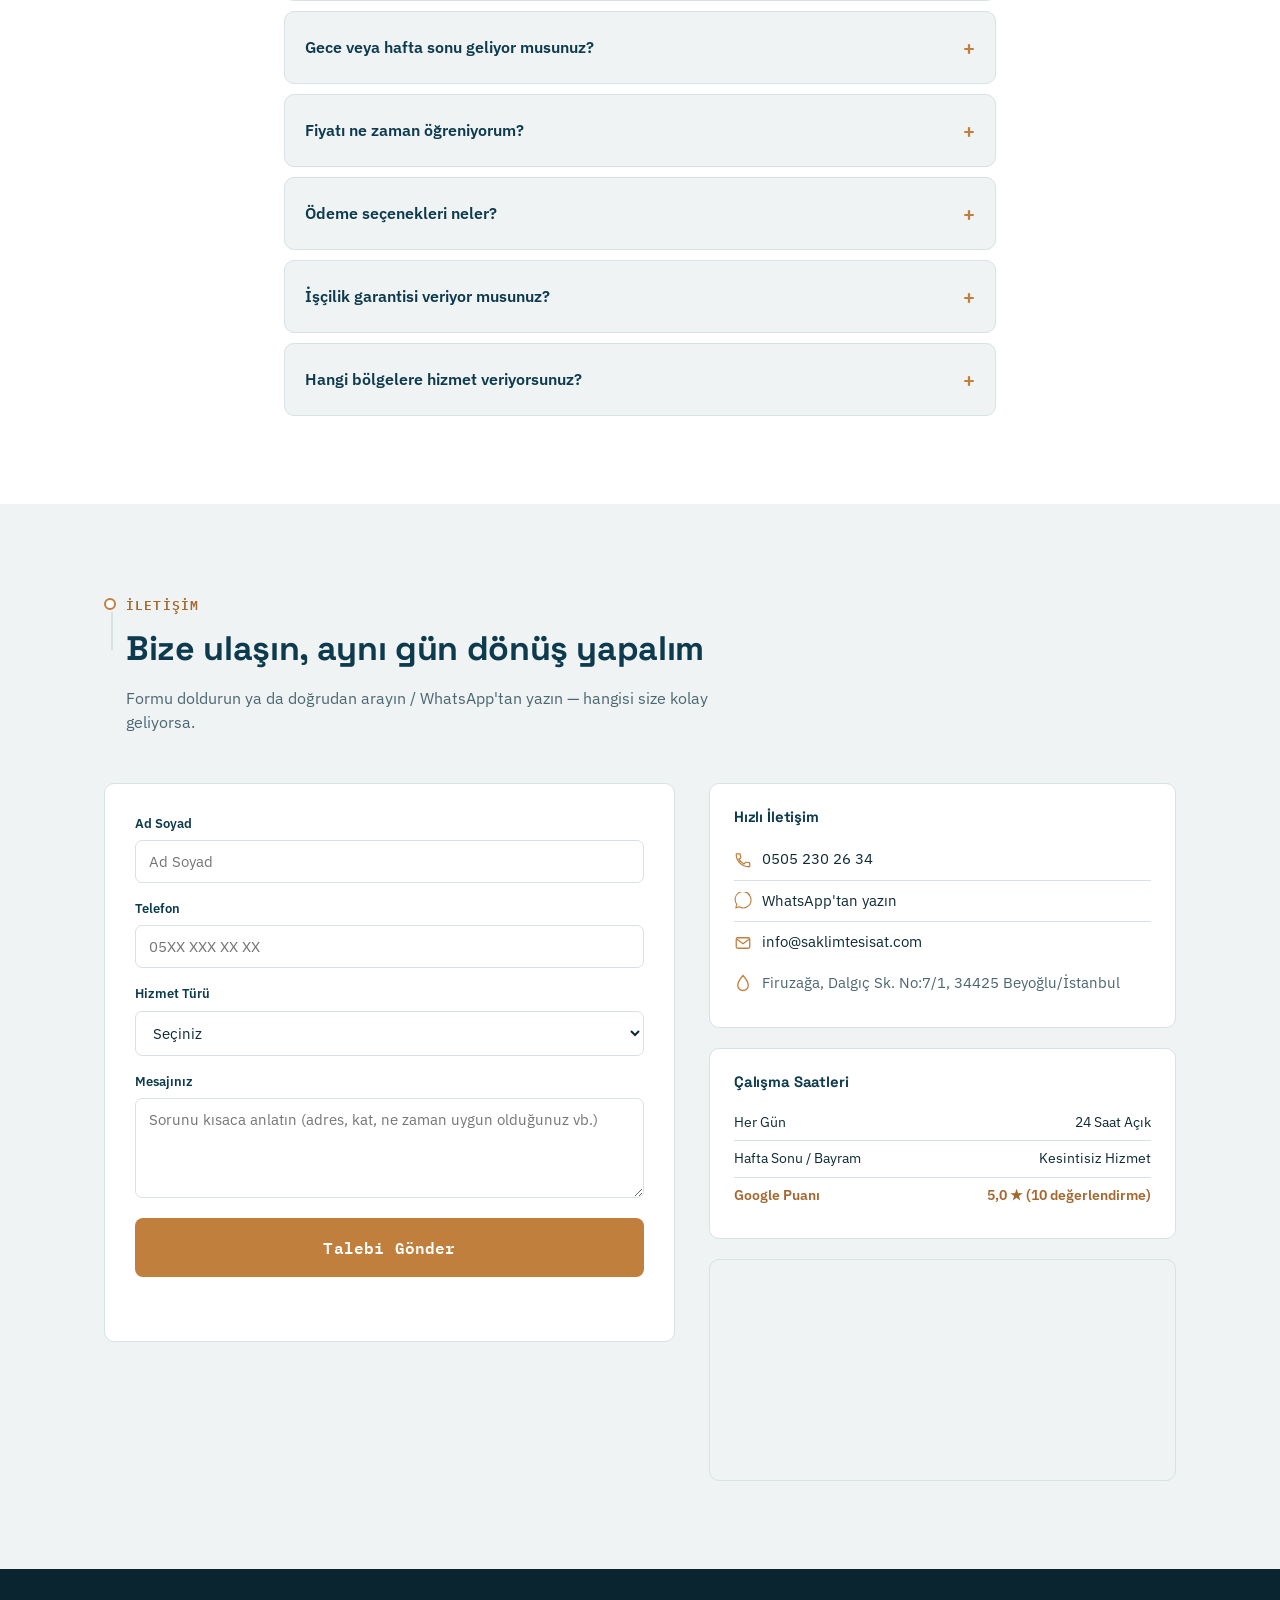
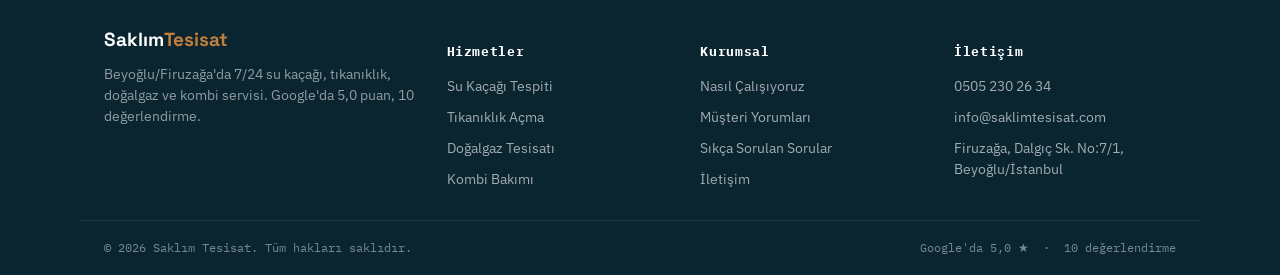
<file: bomonti_tesisat/index.html>
<!DOCTYPE html>
<html lang="tr">
<head>
<meta charset="UTF-8">
<meta name="viewport" content="width=device-width, initial-scale=1.0">
<title>Saklım Tesisat | Beyoğlu 7/24 Su Kaçağı, Tıkanıklık ve Kombi Servisi</title>
<meta name="description" content="Saklım Tesisat — Beyoğlu/Firuzağa merkezli, Google'da 5,0 puan ve 10 değerlendirmeli tesisatçı. 24 saat açık; su kaçağı, tıkanıklık, doğalgaz ve kombi servisi.">
<meta property="og:title" content="Saklım Tesisat | Beyoğlu'nun 5,0 Puanlı, 7/24 Açık Tesisatçısı">
<meta property="og:description" content="Su kaçağından kombiye, Beyoğlu'nda gece gündüz aynı gün çözüm. Hemen arayın veya WhatsApp'tan yazın.">
<link rel="icon" type="image/svg+xml" href="images/favicon.svg">
<link rel="preconnect" href="https://fonts.googleapis.com">
<link rel="preconnect" href="https://fonts.gstatic.com" crossorigin>
<link href="https://fonts.googleapis.com/css2?family=Space+Grotesk:wght@500;600;700&family=IBM+Plex+Sans:wght@400;500;600;700&family=IBM+Plex+Mono:wght@500;600&display=swap" rel="stylesheet">
<link rel="stylesheet" href="css/style.css">
</head>
<body>

<!-- ================= ÜST BİLGİ ŞERİDİ ================= -->
<div class="topbar">
  <div class="topbar__inner">
    <span class="topbar__item">7/24 Açık &nbsp;•&nbsp; Gece Gündüz Hizmet &nbsp;•&nbsp; Firuzağa, Beyoğlu</span>
    <a href="tel:+905052302634" class="topbar__phone">0505 230 26 34</a>
  </div>
</div>

<!-- ================= ANA MENÜ ================= -->
<header class="header" id="siteHeader">
  <div class="header__inner">
    <a href="#top" class="brand">
      <svg class="brand__mark" width="34" height="34" viewBox="0 0 34 34" fill="none" xmlns="http://www.w3.org/2000/svg" aria-hidden="true">
        <path d="M17 3C17 3 8 13.5 8 20.5C8 25.194 12.0294 29 17 29C21.9706 29 26 25.194 26 20.5C26 13.5 17 3 17 3Z" stroke="currentColor" stroke-width="2.2" stroke-linejoin="round"/>
        <path d="M12.5 21C12.5 23.4853 14.5147 25.2 17 25.2" stroke="currentColor" stroke-width="2.2" stroke-linecap="round"/>
      </svg>
      <span class="brand__text">Saklım<em>Tesisat</em></span>
    </a>

    <nav class="nav" id="siteNav">
      <a href="#hizmetler">Hizmetler</a>
      <a href="#bolgeler">Hizmet Bölgesi</a>
      <a href="#surec">Nasıl Çalışıyoruz</a>
      <a href="#yorumlar">Yorumlar</a>
      <a href="#sss">S.S.S</a>
      <a href="#iletisim">İletişim</a>
    </nav>

    <div class="header__actions">
      <a href="tel:+905052302634" class="btn btn--ghost header__call">
        <svg width="16" height="16" viewBox="0 0 24 24" fill="none" aria-hidden="true"><path d="M6.6 10.8c1.4 2.8 3.8 5.1 6.6 6.6l2.2-2.2c.3-.3.7-.4 1-.2 1.1.4 2.3.6 3.6.6.6 0 1 .4 1 1V20c0 .6-.4 1-1 1C10.4 21 3 13.6 3 4.8c0-.6.4-1 1-1h3.4c.6 0 1 .4 1 1 0 1.3.2 2.5.6 3.6.1.4 0 .8-.2 1L6.6 10.8Z" stroke="currentColor" stroke-width="1.8" stroke-linejoin="round"/></svg>
        Hemen Ara
      </a>
      <button class="nav__toggle" id="navToggle" aria-label="Menüyü aç" aria-expanded="false">
        <span></span><span></span><span></span>
      </button>
    </div>
  </div>
</header>

<main id="top">

  <!-- ================= HERO ================= -->
  <section class="hero">
    <div class="hero__grid" aria-hidden="true"></div>
    <svg class="hero__pipe" id="heroPipe" viewBox="0 0 1200 640" preserveAspectRatio="none" aria-hidden="true">
      <path id="heroPipePath" d="M-20 520 L180 520 L180 360 L420 360 L420 180 L680 180 L680 460 L940 460 L940 260 L1220 260"
            fill="none" stroke="url(#pipeGrad)" stroke-width="4" stroke-linecap="round" stroke-linejoin="round"/>
      <defs>
        <linearGradient id="pipeGrad" x1="0" y1="0" x2="1" y2="0">
          <stop offset="0" stop-color="#C17F3E" stop-opacity="0"/>
          <stop offset="0.15" stop-color="#C17F3E"/>
          <stop offset="1" stop-color="#7FA8B8"/>
        </linearGradient>
      </defs>
      <circle cx="180" cy="520" r="6" fill="#C17F3E"/>
      <circle cx="420" cy="360" r="6" fill="#C17F3E"/>
      <circle cx="680" cy="180" r="6" fill="#7FA8B8"/>
      <circle cx="940" cy="460" r="6" fill="#7FA8B8"/>
    </svg>

    <div class="hero__inner">
      <span class="eyebrow eyebrow--light">FİRUZAĞA, BEYOĞLU &nbsp;·&nbsp; GOOGLE'DA 5,0 PUAN</span>
      <h1 class="hero__title">Su kaçağından kombiye,<br>gece gündüz aynı hızda çözüm.</h1>
      <p class="hero__sub">Saklım Tesisat, Firuzağa'dan Beyoğlu'nun tamamına 7/24 gelir; sorunu yerinde tespit eder, net fiyatı söyler, işi özenle teslim eder.</p>

      <div class="hero__ctas">
        <a href="tel:+905052302634" class="btn btn--brass btn--lg">
          <svg width="18" height="18" viewBox="0 0 24 24" fill="none" aria-hidden="true"><path d="M6.6 10.8c1.4 2.8 3.8 5.1 6.6 6.6l2.2-2.2c.3-.3.7-.4 1-.2 1.1.4 2.3.6 3.6.6.6 0 1 .4 1 1V20c0 .6-.4 1-1 1C10.4 21 3 13.6 3 4.8c0-.6.4-1 1-1h3.4c.6 0 1 .4 1 1 0 1.3.2 2.5.6 3.6.1.4 0 .8-.2 1L6.6 10.8Z" stroke="currentColor" stroke-width="1.8" stroke-linejoin="round"/></svg>
          0505 230 26 34
        </a>
        <a href="https://wa.me/905052302634?text=Merhaba%2C%20bir%20tesisat%20sorunum%20var" target="_blank" rel="noopener" class="btn btn--outline-light btn--lg">
          <svg width="18" height="18" viewBox="0 0 24 24" fill="none" aria-hidden="true"><path d="M20.5 3.5A10.4 10.4 0 0 0 3.7 16.4L2.5 21l4.7-1.2a10.4 10.4 0 0 0 15.6-9.1c0-2.7-1-5.2-3-7.2Z" stroke="currentColor" stroke-width="1.6"/><path d="M8.4 8.6c.2-.6.7-1 1.3-1h.5c.3 0 .6.2.7.5l.6 1.5c.1.3 0 .6-.2.8l-.6.6c.4.9 1.5 2 2.4 2.4l.6-.6c.2-.2.5-.3.8-.2l1.5.6c.3.1.5.4.5.7v.5c0 .7-.5 1.2-1.1 1.4-1.9.5-4.9-1-6.4-2.5C7.5 12 6.4 9.9 7 8" fill="currentColor"/></svg>
          WhatsApp'tan Yaz
        </a>
      </div>

      <ul class="hero__chips">
        <li>Google'da 5,0 &nbsp;·&nbsp; 10 Değerlendirme</li>
        <li>7/24 Açık, Gece Gündüz Hizmet</li>
        <li>Doğalgaz Tesisatı ve Kombi Servisi</li>
        <li>Kırmadan Tespit Cihazı</li>
      </ul>
    </div>
  </section>

  <!-- ================= GÜVEN İSTATİSTİKLERİ ================= -->
  <section class="stats">
    <div class="stats__inner">
      <div class="stat"><span class="stat__num">5,0 ★</span><span class="stat__label">Google Puanı</span></div>
      <div class="stat"><span class="stat__num">10</span><span class="stat__label">Google Değerlendirmesi</span></div>
      <div class="stat"><span class="stat__num">7/24</span><span class="stat__label">Kesintisiz Hizmet</span></div>
      <div class="stat"><span class="stat__num">Firuzağa</span><span class="stat__label">Beyoğlu, İstanbul</span></div>
    </div>
  </section>

  <!-- ================= HİZMETLER ================= -->
  <section class="section" id="hizmetler">
    <div class="section__inner">
      <div class="section__head reveal">
        <span class="joint" aria-hidden="true"></span>
        <span class="eyebrow">HİZMETLER</span>
        <h2>Ne yapabiliriz?</h2>
        <p class="section__desc">Küçük bir damlamadan tesisatın tamamen yenilenmesine kadar, evinizin su hattıyla ilgili her işi tek ustadan alırsınız.</p>
      </div>

      <div class="cards">
        <article class="card reveal">
          <div class="card__icon">
            <svg width="26" height="26" viewBox="0 0 24 24" fill="none"><path d="M12 2s7 8 7 13a7 7 0 1 1-14 0c0-5 7-13 7-13Z" stroke="currentColor" stroke-width="1.7"/></svg>
          </div>
          <h3>Su Kaçağı Tespiti ve Onarımı</h3>
          <p>Duvar veya zemin kırmadan, cihazla yerinde kaçak tespiti. Onarımı aynı ziyarette tamamlarız.</p>
        </article>

        <article class="card reveal">
          <div class="card__icon">
            <svg width="26" height="26" viewBox="0 0 24 24" fill="none"><path d="M4 12h16M4 12a4 4 0 0 1 4-4h8a4 4 0 0 1 4 4M4 12a4 4 0 0 0 4 4h8a4 4 0 0 0 4-4" stroke="currentColor" stroke-width="1.7" stroke-linecap="round"/></svg>
          </div>
          <h3>Tıkanıklık Açma</h3>
          <p>Lavabo, gider ve kanalizasyon tıkanıklarını basınçlı su ve kamera kontrolüyle açarız.</p>
        </article>

        <article class="card reveal">
          <div class="card__icon">
            <svg width="26" height="26" viewBox="0 0 24 24" fill="none"><path d="M12 3v4M12 21a7 7 0 0 0 7-7c0-3-2-5-3-6-.5 2-2 3-2 3s1-3-1-6c-1 3-4 4-4 8a7 7 0 0 0 3 8Z" stroke="currentColor" stroke-width="1.7" stroke-linejoin="round"/></svg>
          </div>
          <h3>Kombi ve Kalorifer Tesisatı</h3>
          <p>Kombi bakımı, arıza onarımı, petek ve vana değişimi; kışa girmeden kontrol randevusu alabilirsiniz.</p>
        </article>

        <article class="card reveal">
          <div class="card__icon">
            <svg width="26" height="26" viewBox="0 0 24 24" fill="none"><path d="M4 14h6l2-4 3 8 2-4h3" stroke="currentColor" stroke-width="1.7" stroke-linecap="round" stroke-linejoin="round"/><circle cx="12" cy="12" r="9" stroke="currentColor" stroke-width="1.7"/></svg>
          </div>
          <h3>Doğalgaz Tesisatı</h3>
          <p>Doğalgaz iç tesisatı, boru hattı ve cihaz bağlantısı; kurallara uygun, sızdırmazlık kontrolü yapılarak tamamlanır.</p>
        </article>

        <article class="card reveal">
          <div class="card__icon">
            <svg width="26" height="26" viewBox="0 0 24 24" fill="none"><rect x="4" y="9" width="16" height="11" rx="1.5" stroke="currentColor" stroke-width="1.7"/><path d="M8 9V6a4 4 0 0 1 8 0v3" stroke="currentColor" stroke-width="1.7"/></svg>
          </div>
          <h3>Banyo ve Mutfak Tesisatı</h3>
          <p>Batarya, rezervuar, sifon ve gider montajı; yenileme ve tadilat projelerinde baştan tesisat kurulumu.</p>
        </article>

        <article class="card reveal">
          <div class="card__icon">
            <svg width="26" height="26" viewBox="0 0 24 24" fill="none"><rect x="5" y="4" width="14" height="16" rx="1.5" stroke="currentColor" stroke-width="1.7"/><path d="M9 9h6M9 13h6M9 17h3" stroke="currentColor" stroke-width="1.7" stroke-linecap="round"/></svg>
          </div>
          <h3>Su Deposu ve Hidrofor</h3>
          <p>Depo ve hidrofor kurulumu, bakımı, basınç ve otomasyon ayarı; düşük basınç şikayetlerine kalıcı çözüm.</p>
        </article>

        <article class="card reveal">
          <div class="card__icon">
            <svg width="26" height="26" viewBox="0 0 24 24" fill="none"><path d="M12 2 3 7v6c0 5 4 8 9 9 5-1 9-4 9-9V7l-9-5Z" stroke="currentColor" stroke-width="1.7" stroke-linejoin="round"/><path d="M12 8v5l3 2" stroke="currentColor" stroke-width="1.7" stroke-linecap="round"/></svg>
          </div>
          <h3>Acil Tesisat Müdahalesi</h3>
          <p>Patlak boru, taşkın veya su basması gibi acil durumlarda 7/24 en kısa sürede adresinize geliriz.</p>
        </article>
      </div>
    </div>
  </section>

  <!-- ================= HİZMET BÖLGESİ ================= -->
  <section class="section section--muted" id="bolgeler">
    <div class="section__inner">
      <div class="section__head reveal">
        <span class="joint" aria-hidden="true"></span>
        <span class="eyebrow">HİZMET BÖLGESİ</span>
        <h2>Beyoğlu'nda hangi mahallelere gidiyoruz?</h2>
        <p class="section__desc">Firuzağa merkezli olarak Beyoğlu'nun tamamında, gece gündüz aynı gün randevu veriyoruz. Listede göremediğiniz bir mahalle için de arayın — çoğu zaman yine de geliriz.</p>
      </div>

      <ul class="area-tags reveal">
        <li>Firuzağa</li>
        <li>Cihangir</li>
        <li>Galata</li>
        <li>Karaköy</li>
        <li>Kasımpaşa</li>
        <li>Tophane</li>
        <li>Çukurcuma</li>
        <li>Asmalımescit</li>
        <li>Şişhane</li>
        <li>Kurtuluş</li>
      </ul>
    </div>
  </section>

  <!-- ================= SÜREÇ ================= -->
  <section class="process" id="surec">
    <div class="section__inner">
      <div class="section__head section__head--onDark reveal">
        <span class="joint joint--light" aria-hidden="true"></span>
        <span class="eyebrow eyebrow--light">NASIL ÇALIŞIYORUZ</span>
        <h2>Aramadan işin bitişine kadar 4 adım</h2>
      </div>

      <ol class="steps">
        <li class="step reveal">
          <span class="step__num">01</span>
          <h3>Arayın ya da yazın</h3>
          <p>Telefon veya WhatsApp'tan durumu kısaca anlatın, aciliyetini belirtin.</p>
        </li>
        <li class="step reveal">
          <span class="step__num">02</span>
          <h3>Randevu saatini belirleyin</h3>
          <p>Size uygun bir saat aralığı veririz; usta o aralıkta adresinizde olur.</p>
        </li>
        <li class="step reveal">
          <span class="step__num">03</span>
          <h3>Yerinde tespit, net fiyat</h3>
          <p>Sorunu yerinde inceleriz, fiyatı onayınıza sunarız — onaysız işe başlamayız.</p>
        </li>
        <li class="step reveal">
          <span class="step__num">04</span>
          <h3>İş bitince yazılı garanti</h3>
          <p>Tamamlanan her işlem, süresi belirtilen yazılı işçilik garantisiyle teslim edilir.</p>
        </li>
      </ol>
    </div>
  </section>

  <!-- ================= TAMAMLANAN İŞLER ================= -->
  <section class="section" id="galeri">
    <div class="section__inner">
      <div class="section__head reveal">
        <span class="joint" aria-hidden="true"></span>
        <span class="eyebrow">SAHADAN</span>
        <h2>Tamamlanan işlerden kareler</h2>
      </div>
      <div class="gallery reveal">
        <div class="gallery__item"><img src="images/is-1.jpg" alt="Banyo tesisatı yenileme çalışması" loading="lazy"></div>
        <div class="gallery__item"><img src="images/is-2.jpg" alt="Kombi bakım işlemi" loading="lazy"></div>
        <div class="gallery__item"><img src="images/is-3.jpg" alt="Su kaçağı tespit cihazı ile kontrol" loading="lazy"></div>
        <div class="gallery__item"><img src="images/is-4.jpg" alt="Mutfak gider montajı" loading="lazy"></div>
        <div class="gallery__item"><img src="images/is-5.jpg" alt="Hidrofor bakım çalışması" loading="lazy"></div>
        <div class="gallery__item"><img src="images/is-6.jpg" alt="Tamamlanmış boru tesisatı" loading="lazy"></div>
      </div>
    </div>
  </section>

  <!-- ================= YORUMLAR ================= -->
  <section class="section section--muted" id="yorumlar">
    <div class="section__inner">
      <div class="section__head reveal">
        <span class="joint" aria-hidden="true"></span>
        <span class="eyebrow">GOOGLE'DA 5,0 &nbsp;·&nbsp; 10 DEĞERLENDİRME</span>
        <h2>Bizi tercih edenler ne diyor?</h2>
        <p class="section__desc">Aşağıdaki yorumlar Google İşletme Profilimizden alınmıştır.</p>
      </div>

      <div class="testimonials reveal">
        <figure class="testi">
          <div class="testi__stars" aria-label="5 üzerinden 5 yıldız">★★★★★</div>
          <blockquote>Temiz ve titiz bir firma, her konuda yardımcı oldular; gerçekten memnun kaldım.</blockquote>
          <figcaption>— Habib Güldem, Google Yorumu</figcaption>
        </figure>
        <figure class="testi">
          <div class="testi__stars" aria-label="5 üzerinden 5 yıldız">★★★★★</div>
          <blockquote>İşlerine son derece titizlikle sarılan ustalarıyla temiz bir iş çıkarıyorlar.</blockquote>
          <figcaption>— Hüseyin Doğan, Google Yorumu</figcaption>
        </figure>
        <figure class="testi">
          <div class="testi__stars" aria-label="5 üzerinden 5 yıldız">★★★★★</div>
          <blockquote>Dairemdeki su kaçağını noktasal olarak tespit edip aynı anda tamirini de yaptılar, teşekkür ederim.</blockquote>
          <figcaption>— Mahsun Gürhan, Google Yorumu</figcaption>
        </figure>
        <figure class="testi">
          <div class="testi__stars" aria-label="5 üzerinden 5 yıldız">★★★★★</div>
          <blockquote>Google'daki 10 değerlendirmenin tamamı 5 yıldız — yeni müşterilerimiz de aynı özeni bekleyebilir.</blockquote>
          <figcaption>— Saklım Tesisat Ekibi</figcaption>
        </figure>
      </div>
    </div>
  </section>

  <!-- ================= SSS ================= -->
  <section class="section" id="sss">
    <div class="section__inner section__inner--narrow">
      <div class="section__head reveal">
        <span class="joint" aria-hidden="true"></span>
        <span class="eyebrow">SIKÇA SORULAN SORULAR</span>
        <h2>Aklınıza takılanlar</h2>
      </div>

      <div class="faq reveal">
        <details class="faq__item" open>
          <summary>Keşif / yerinde inceleme ücretli mi?</summary>
          <p>Keşif ve fiyat şartları adrese ve işin türüne göre değişebilir; en net bilgiyi telefonda durumu anlattığınızda alırsınız.</p>
        </details>
        <details class="faq__item">
          <summary>Gece veya hafta sonu geliyor musunuz?</summary>
          <p>Evet. 7/24 açığız; bayram, hafta sonu ve gece fark etmeksizin patlak boru, taşkın gibi acil durumlarda müdahale ederiz.</p>
        </details>
        <details class="faq__item">
          <summary>Fiyatı ne zaman öğreniyorum?</summary>
          <p>Usta adresinize gelip sorunu yerinde incelemeden kesin fiyat vermez. Fiyat, işe başlamadan önce onayınıza sunulur.</p>
        </details>
        <details class="faq__item">
          <summary>Ödeme seçenekleri neler?</summary>
          <p>Ödeme yöntemleri için telefonda bilgi alabilirsiniz; iş bitiminde fatura/fiş verilir.</p>
        </details>
        <details class="faq__item">
          <summary>İşçilik garantisi veriyor musunuz?</summary>
          <p>Yapılan işin garanti kapsamı ve süresi, işin türüne göre telefonda veya yerinde netleştirilir.</p>
        </details>
        <details class="faq__item">
          <summary>Hangi bölgelere hizmet veriyorsunuz?</summary>
          <p>Firuzağa merkezli olarak Beyoğlu'nun tamamına gidiyoruz. Mahallenizi yukarıdaki listede göremiyorsanız yine de arayın, çoğu zaman ulaşabiliyoruz.</p>
        </details>
      </div>
    </div>
  </section>

  <!-- ================= İLETİŞİM ================= -->
  <section class="contact" id="iletisim">
    <div class="section__inner">
      <div class="section__head reveal">
        <span class="joint" aria-hidden="true"></span>
        <span class="eyebrow">İLETİŞİM</span>
        <h2>Bize ulaşın, aynı gün dönüş yapalım</h2>
        <p class="section__desc">Formu doldurun ya da doğrudan arayın / WhatsApp'tan yazın — hangisi size kolay geliyorsa.</p>
      </div>

      <div class="contact__grid">
        <form class="form reveal" id="contactForm" novalidate>
          <div class="form__row">
            <label for="adSoyad">Ad Soyad</label>
            <input type="text" id="adSoyad" name="adSoyad" required autocomplete="name" placeholder="Ad Soyad">
          </div>
          <div class="form__row">
            <label for="telefon">Telefon</label>
            <input type="tel" id="telefon" name="telefon" required autocomplete="tel" placeholder="05XX XXX XX XX">
          </div>
          <div class="form__row">
            <label for="hizmet">Hizmet Türü</label>
            <select id="hizmet" name="hizmet" required>
              <option value="" disabled selected>Seçiniz</option>
              <option>Su Kaçağı</option>
              <option>Tıkanıklık Açma</option>
              <option>Kombi / Kalorifer</option>
              <option>Banyo / Mutfak Tesisatı</option>
              <option>Su Deposu / Hidrofor</option>
              <option>Acil Müdahale</option>
              <option>Diğer</option>
            </select>
          </div>
          <div class="form__row">
            <label for="mesaj">Mesajınız</label>
            <textarea id="mesaj" name="mesaj" rows="4" placeholder="Sorunu kısaca anlatın (adres, kat, ne zaman uygun olduğunuz vb.)"></textarea>
          </div>
          <button type="submit" class="btn btn--brass btn--lg form__submit">Talebi Gönder</button>
          <p class="form__note" id="formNote" role="status"></p>
        </form>

        <div class="contact__side reveal">
          <div class="info-card">
            <h3>Hızlı İletişim</h3>
            <a class="info-card__row" href="tel:+905052302634">
              <svg width="18" height="18" viewBox="0 0 24 24" fill="none" aria-hidden="true"><path d="M6.6 10.8c1.4 2.8 3.8 5.1 6.6 6.6l2.2-2.2c.3-.3.7-.4 1-.2 1.1.4 2.3.6 3.6.6.6 0 1 .4 1 1V20c0 .6-.4 1-1 1C10.4 21 3 13.6 3 4.8c0-.6.4-1 1-1h3.4c.6 0 1 .4 1 1 0 1.3.2 2.5.6 3.6.1.4 0 .8-.2 1L6.6 10.8Z" stroke="currentColor" stroke-width="1.7"/></svg>
              0505 230 26 34
            </a>
            <a class="info-card__row" href="https://wa.me/905052302634" target="_blank" rel="noopener">
              <svg width="18" height="18" viewBox="0 0 24 24" fill="none" aria-hidden="true"><path d="M20.5 3.5A10.4 10.4 0 0 0 3.7 16.4L2.5 21l4.7-1.2a10.4 10.4 0 0 0 15.6-9.1c0-2.7-1-5.2-3-7.2Z" stroke="currentColor" stroke-width="1.5"/></svg>
              WhatsApp'tan yazın
            </a>
            <a class="info-card__row" href="mailto:info@saklimtesisat.com">
              <svg width="18" height="18" viewBox="0 0 24 24" fill="none" aria-hidden="true"><rect x="3" y="5" width="18" height="14" rx="2" stroke="currentColor" stroke-width="1.7"/><path d="m4 7 8 6 8-6" stroke="currentColor" stroke-width="1.7"/></svg>
              info@saklimtesisat.com
            </a>
            <div class="info-card__row info-card__row--static">
              <svg width="18" height="18" viewBox="0 0 24 24" fill="none" aria-hidden="true"><path d="M12 2s7 8 7 13a7 7 0 1 1-14 0c0-5 7-13 7-13Z" stroke="currentColor" stroke-width="1.7"/></svg>
              Firuzağa, Dalgıç Sk. No:7/1, 34425 Beyoğlu/İstanbul
            </div>
          </div>

          <div class="hours-card">
            <h3>Çalışma Saatleri</h3>
            <div class="hours-row"><span>Her Gün</span><span>24 Saat Açık</span></div>
            <div class="hours-row"><span>Hafta Sonu / Bayram</span><span>Kesintisiz Hizmet</span></div>
            <div class="hours-row hours-row--accent"><span>Google Puanı</span><span>5,0 ★ (10 değerlendirme)</span></div>
          </div>

          <div class="map-card">
            <!-- Daha isabetli bir sonuç için Google Haritalar'da işletmenizi bulup "Paylaş > Harita Yerleştir" linkindeki src ile değiştirebilirsiniz -->
            <iframe
              src="https://www.google.com/maps?q=Firuzağa%2C+Dalgıç+Sokak+7%2F1%2C+34425+Beyoğlu%2Fİstanbul&output=embed"
              width="100%" height="220" style="border:0" loading="lazy"
              referrerpolicy="no-referrer-when-downgrade"
              title="Saklım Tesisat konum haritası"></iframe>
          </div>
        </div>
      </div>
    </div>
  </section>

</main>

<!-- ================= FOOTER ================= -->
<footer class="footer">
  <div class="footer__inner">
    <div class="footer__brand">
      <span class="brand__text brand__text--footer">Saklım<em>Tesisat</em></span>
      <p>Beyoğlu/Firuzağa'da 7/24 su kaçağı, tıkanıklık, doğalgaz ve kombi servisi. Google'da 5,0 puan, 10 değerlendirme.</p>
    </div>

    <div class="footer__col">
      <h4>Hizmetler</h4>
      <a href="#hizmetler">Su Kaçağı Tespiti</a>
      <a href="#hizmetler">Tıkanıklık Açma</a>
      <a href="#hizmetler">Doğalgaz Tesisatı</a>
      <a href="#hizmetler">Kombi Bakımı</a>
    </div>

    <div class="footer__col">
      <h4>Kurumsal</h4>
      <a href="#surec">Nasıl Çalışıyoruz</a>
      <a href="#yorumlar">Müşteri Yorumları</a>
      <a href="#sss">Sıkça Sorulan Sorular</a>
      <a href="#iletisim">İletişim</a>
    </div>

    <div class="footer__col">
      <h4>İletişim</h4>
      <a href="tel:+905052302634">0505 230 26 34</a>
      <a href="mailto:info@saklimtesisat.com">info@saklimtesisat.com</a>
      <span>Firuzağa, Dalgıç Sk. No:7/1, Beyoğlu/İstanbul</span>
    </div>
  </div>
  <div class="footer__bottom">
    <span>© <span id="year"></span> Saklım Tesisat. Tüm hakları saklıdır.</span>
    <span>Google'da 5,0 ★ &nbsp;·&nbsp; 10 değerlendirme</span>
  </div>
</footer>

<!-- ================= SABİT HIZLI İLETİŞİM BUTONLARI ================= -->
<div class="fab-stack" aria-hidden="false">
  <a href="https://wa.me/905052302634" target="_blank" rel="noopener" class="fab fab--whatsapp" aria-label="WhatsApp'tan yazın">
    <svg width="24" height="24" viewBox="0 0 24 24" fill="none" aria-hidden="true"><path d="M20.5 3.5A10.4 10.4 0 0 0 3.7 16.4L2.5 21l4.7-1.2a10.4 10.4 0 0 0 15.6-9.1c0-2.7-1-5.2-3-7.2Z" stroke="currentColor" stroke-width="1.6"/><path d="M8.4 8.6c.2-.6.7-1 1.3-1h.5c.3 0 .6.2.7.5l.6 1.5c.1.3 0 .6-.2.8l-.6.6c.4.9 1.5 2 2.4 2.4l.6-.6c.2-.2.5-.3.8-.2l1.5.6c.3.1.5.4.5.7v.5c0 .7-.5 1.2-1.1 1.4-1.9.5-4.9-1-6.4-2.5C7.5 12 6.4 9.9 7 8" fill="currentColor"/></svg>
  </a>
  <a href="tel:+905052302634" class="fab fab--call" aria-label="Hemen ara">
    <svg width="22" height="22" viewBox="0 0 24 24" fill="none" aria-hidden="true"><path d="M6.6 10.8c1.4 2.8 3.8 5.1 6.6 6.6l2.2-2.2c.3-.3.7-.4 1-.2 1.1.4 2.3.6 3.6.6.6 0 1 .4 1 1V20c0 .6-.4 1-1 1C10.4 21 3 13.6 3 4.8c0-.6.4-1 1-1h3.4c.6 0 1 .4 1 1 0 1.3.2 2.5.6 3.6.1.4 0 .8-.2 1L6.6 10.8Z" stroke="currentColor" stroke-width="1.8"/></svg>
  </a>
</div>

<script src="js/script.js"></script>
</body>
</html>
</file>
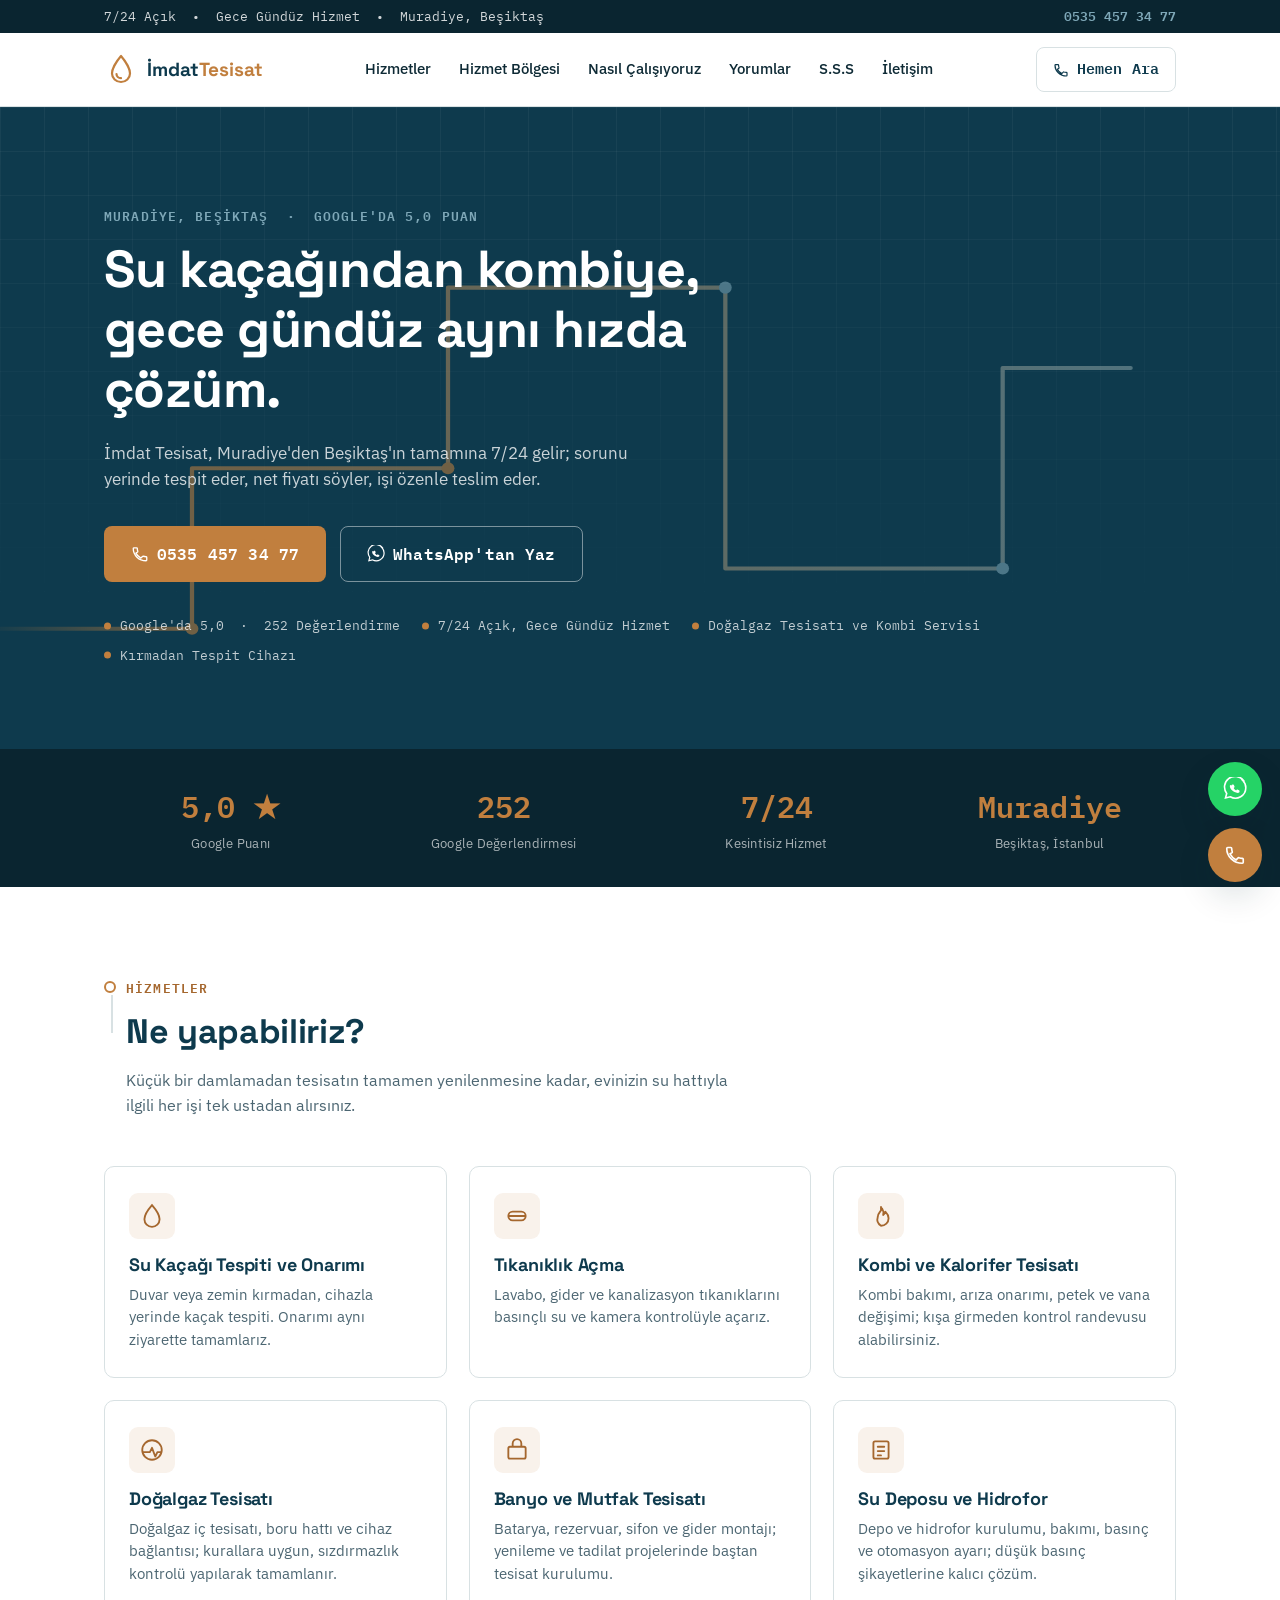
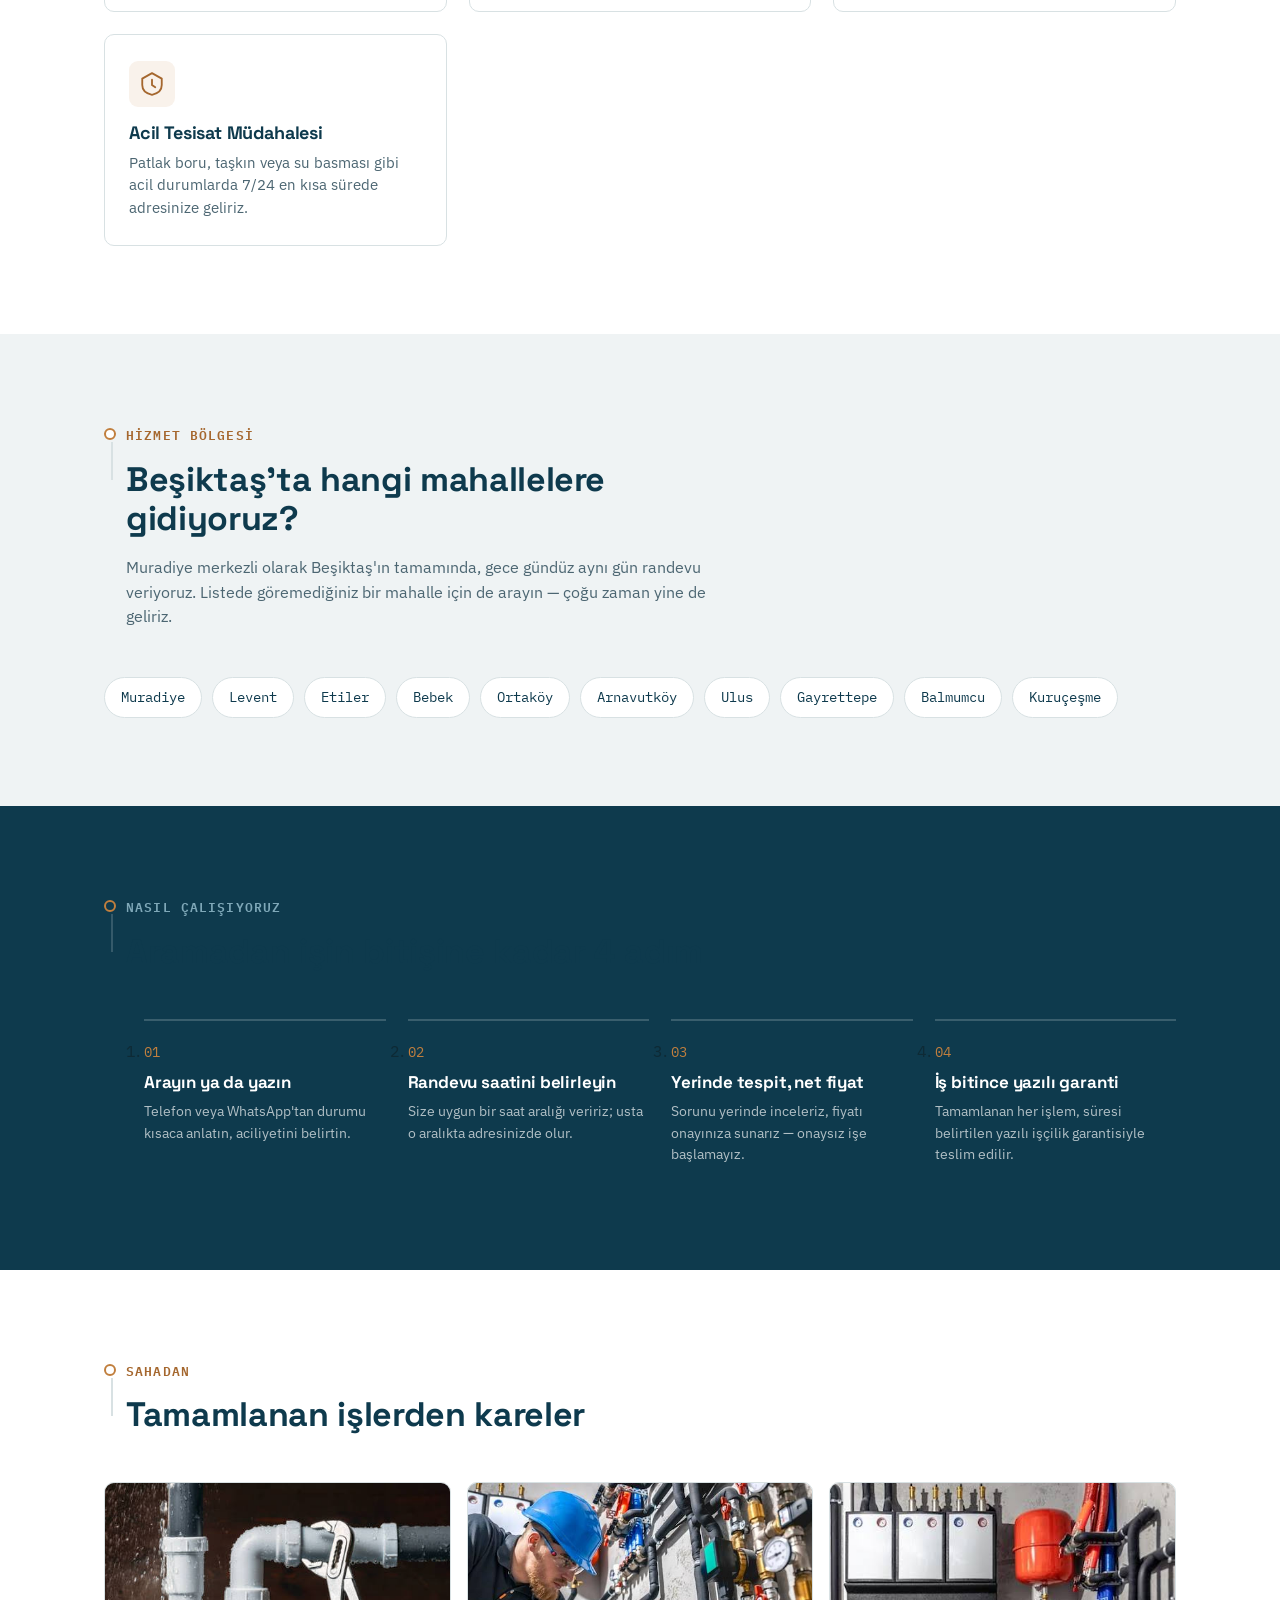
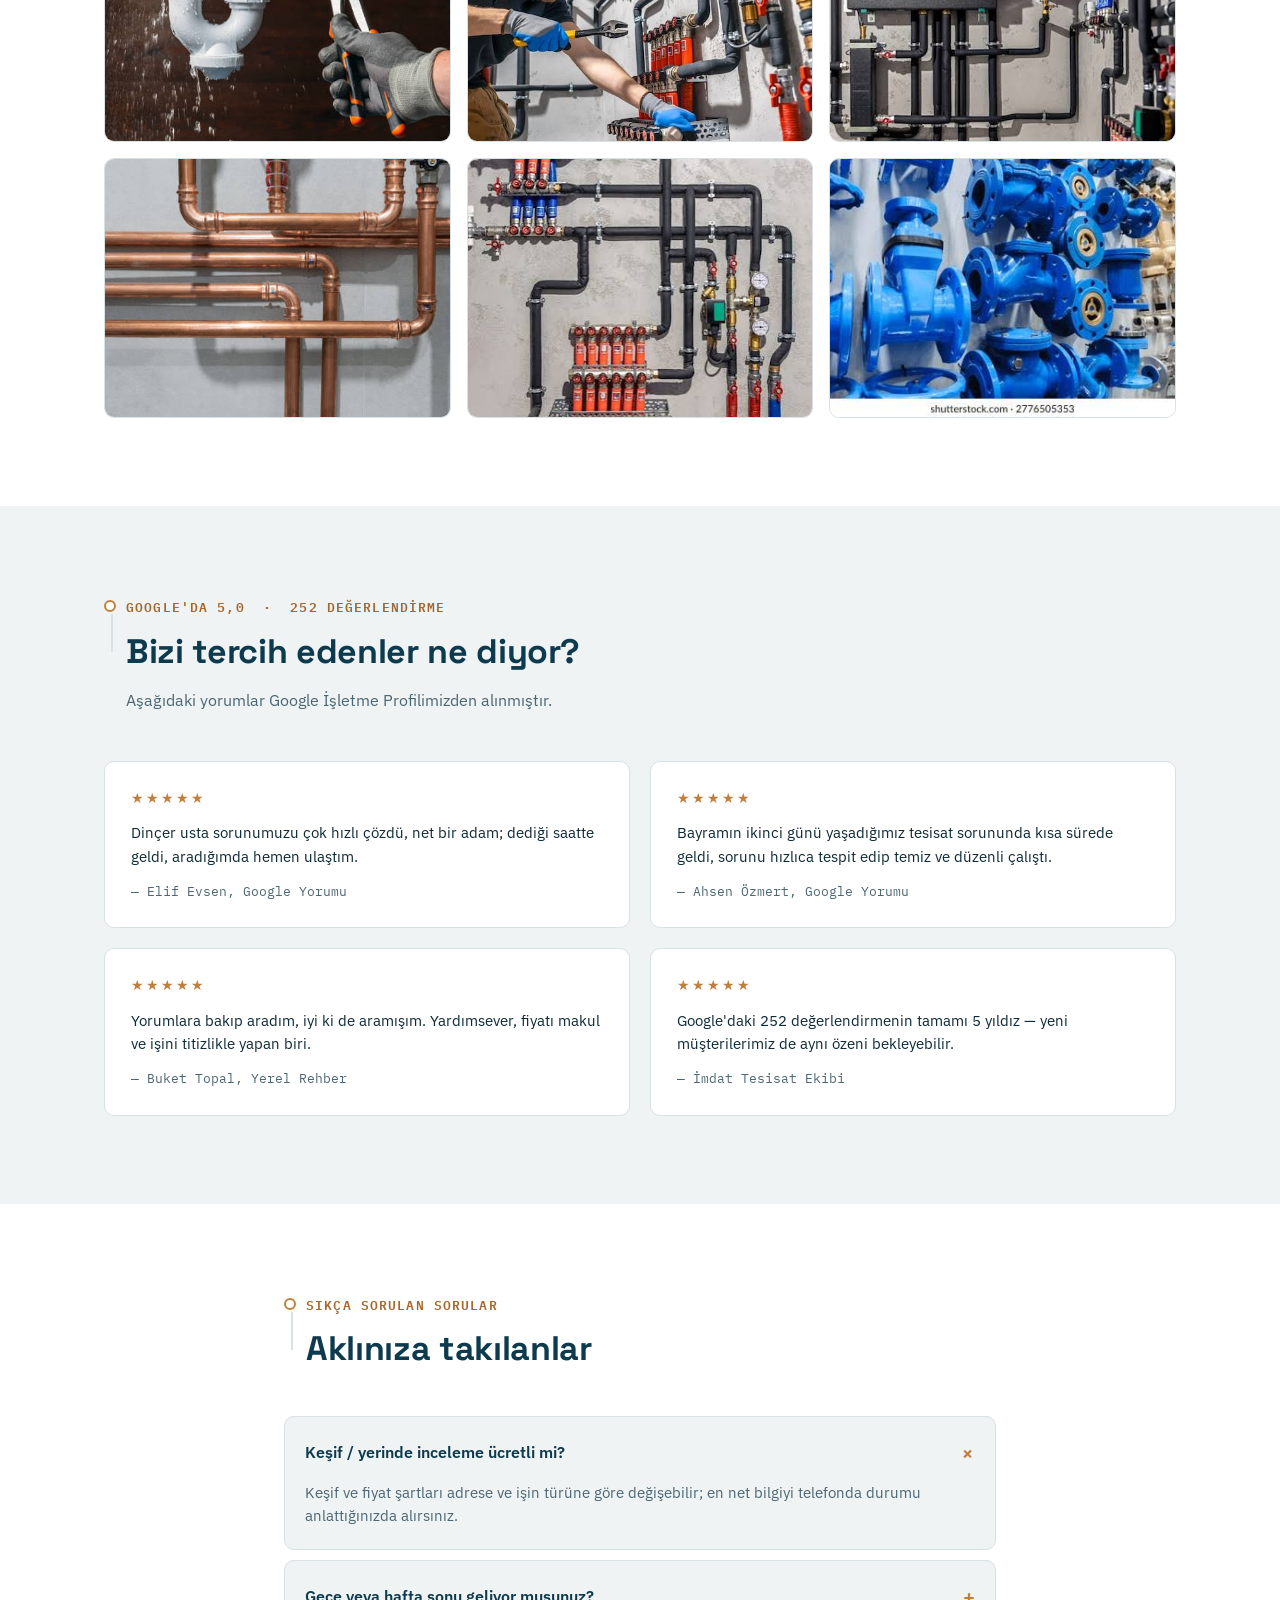
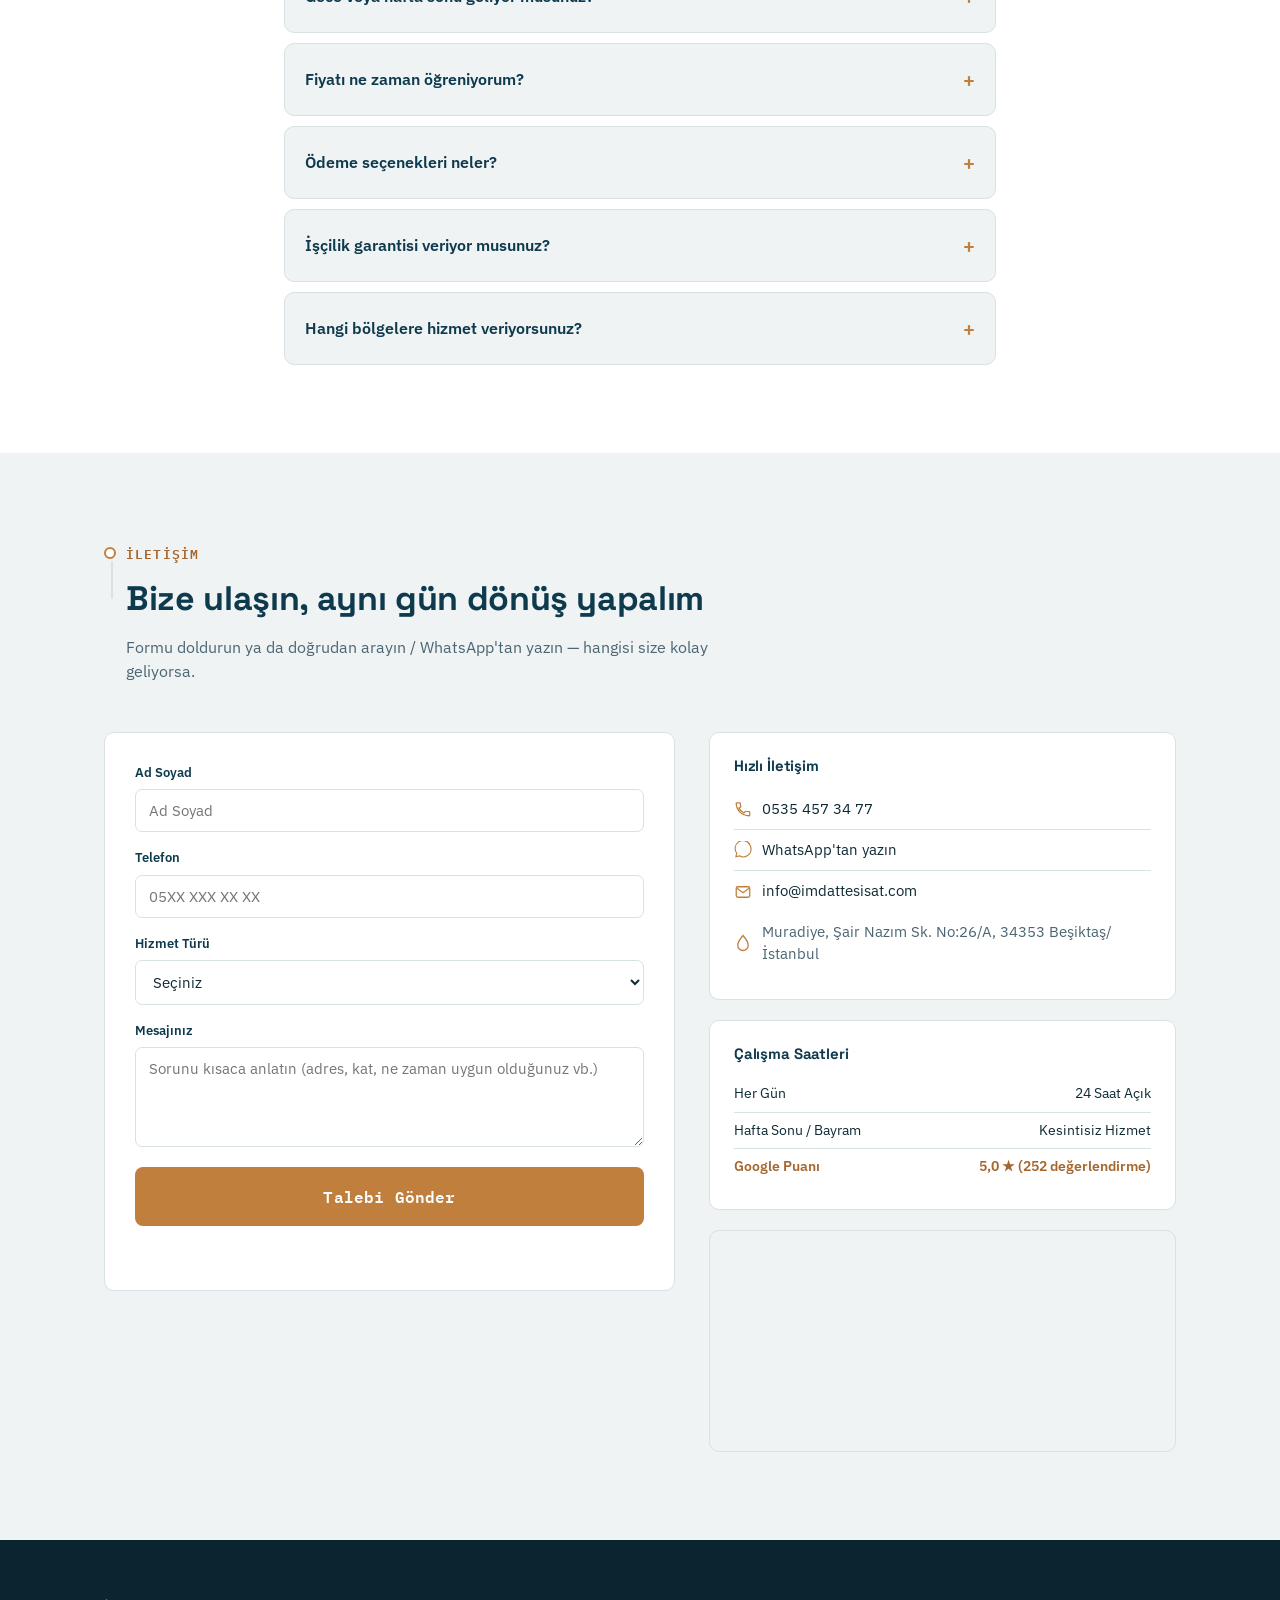
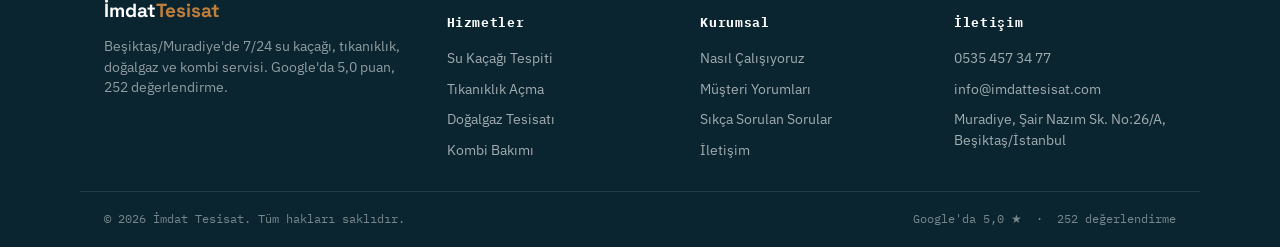
<file: imdat_tesisat/index.html>
<!DOCTYPE html>
<html lang="tr">
<head>
<meta charset="UTF-8">
<meta name="viewport" content="width=device-width, initial-scale=1.0">
<title>İmdat Tesisat | Beşiktaş 7/24 Su Kaçağı, Tıkanıklık ve Kombi Servisi</title>
<meta name="description" content="İmdat Tesisat — Beşiktaş/Muradiye merkezli, Google'da 5,0 puan ve 252 değerlendirmeli tesisatçı. 24 saat açık; su kaçağı, tıkanıklık, doğalgaz ve kombi servisi.">
<meta property="og:title" content="İmdat Tesisat | Beşiktaş'ın 5,0 Puanlı, 7/24 Açık Tesisatçısı">
<meta property="og:description" content="Su kaçağından kombiye, Beşiktaş'ta gece gündüz aynı gün çözüm. Hemen arayın veya WhatsApp'tan yazın.">
<link rel="icon" type="image/svg+xml" href="images/favicon.svg">
<link rel="preconnect" href="https://fonts.googleapis.com">
<link rel="preconnect" href="https://fonts.gstatic.com" crossorigin>
<link href="https://fonts.googleapis.com/css2?family=Space+Grotesk:wght@500;600;700&family=IBM+Plex+Sans:wght@400;500;600;700&family=IBM+Plex+Mono:wght@500;600&display=swap" rel="stylesheet">
<link rel="stylesheet" href="css/style.css">
</head>
<body>

<!-- ================= ÜST BİLGİ ŞERİDİ ================= -->
<div class="topbar">
  <div class="topbar__inner">
    <span class="topbar__item">7/24 Açık &nbsp;•&nbsp; Gece Gündüz Hizmet &nbsp;•&nbsp; Muradiye, Beşiktaş</span>
    <a href="tel:+905354573477" class="topbar__phone">0535 457 34 77</a>
  </div>
</div>

<!-- ================= ANA MENÜ ================= -->
<header class="header" id="siteHeader">
  <div class="header__inner">
    <a href="#top" class="brand">
      <svg class="brand__mark" width="34" height="34" viewBox="0 0 34 34" fill="none" xmlns="http://www.w3.org/2000/svg" aria-hidden="true">
        <path d="M17 3C17 3 8 13.5 8 20.5C8 25.194 12.0294 29 17 29C21.9706 29 26 25.194 26 20.5C26 13.5 17 3 17 3Z" stroke="currentColor" stroke-width="2.2" stroke-linejoin="round"/>
        <path d="M12.5 21C12.5 23.4853 14.5147 25.2 17 25.2" stroke="currentColor" stroke-width="2.2" stroke-linecap="round"/>
      </svg>
      <span class="brand__text">İmdat<em>Tesisat</em></span>
    </a>

    <nav class="nav" id="siteNav">
      <a href="#hizmetler">Hizmetler</a>
      <a href="#bolgeler">Hizmet Bölgesi</a>
      <a href="#surec">Nasıl Çalışıyoruz</a>
      <a href="#yorumlar">Yorumlar</a>
      <a href="#sss">S.S.S</a>
      <a href="#iletisim">İletişim</a>
    </nav>

    <div class="header__actions">
      <a href="tel:+905354573477" class="btn btn--ghost header__call">
        <svg width="16" height="16" viewBox="0 0 24 24" fill="none" aria-hidden="true"><path d="M6.6 10.8c1.4 2.8 3.8 5.1 6.6 6.6l2.2-2.2c.3-.3.7-.4 1-.2 1.1.4 2.3.6 3.6.6.6 0 1 .4 1 1V20c0 .6-.4 1-1 1C10.4 21 3 13.6 3 4.8c0-.6.4-1 1-1h3.4c.6 0 1 .4 1 1 0 1.3.2 2.5.6 3.6.1.4 0 .8-.2 1L6.6 10.8Z" stroke="currentColor" stroke-width="1.8" stroke-linejoin="round"/></svg>
        Hemen Ara
      </a>
      <button class="nav__toggle" id="navToggle" aria-label="Menüyü aç" aria-expanded="false">
        <span></span><span></span><span></span>
      </button>
    </div>
  </div>
</header>

<main id="top">

  <!-- ================= HERO ================= -->
  <section class="hero">
    <div class="hero__grid" aria-hidden="true"></div>
    <svg class="hero__pipe" id="heroPipe" viewBox="0 0 1200 640" preserveAspectRatio="none" aria-hidden="true">
      <path id="heroPipePath" d="M-20 520 L180 520 L180 360 L420 360 L420 180 L680 180 L680 460 L940 460 L940 260 L1220 260"
            fill="none" stroke="url(#pipeGrad)" stroke-width="4" stroke-linecap="round" stroke-linejoin="round"/>
      <defs>
        <linearGradient id="pipeGrad" x1="0" y1="0" x2="1" y2="0">
          <stop offset="0" stop-color="#C17F3E" stop-opacity="0"/>
          <stop offset="0.15" stop-color="#C17F3E"/>
          <stop offset="1" stop-color="#7FA8B8"/>
        </linearGradient>
      </defs>
      <circle cx="180" cy="520" r="6" fill="#C17F3E"/>
      <circle cx="420" cy="360" r="6" fill="#C17F3E"/>
      <circle cx="680" cy="180" r="6" fill="#7FA8B8"/>
      <circle cx="940" cy="460" r="6" fill="#7FA8B8"/>
    </svg>

    <div class="hero__inner">
      <span class="eyebrow eyebrow--light">MURADİYE, BEŞİKTAŞ &nbsp;·&nbsp; GOOGLE'DA 5,0 PUAN</span>
      <h1 class="hero__title">Su kaçağından kombiye,<br>gece gündüz aynı hızda çözüm.</h1>
      <p class="hero__sub">İmdat Tesisat, Muradiye'den Beşiktaş'ın tamamına 7/24 gelir; sorunu yerinde tespit eder, net fiyatı söyler, işi özenle teslim eder.</p>

      <div class="hero__ctas">
        <a href="tel:+905354573477" class="btn btn--brass btn--lg">
          <svg width="18" height="18" viewBox="0 0 24 24" fill="none" aria-hidden="true"><path d="M6.6 10.8c1.4 2.8 3.8 5.1 6.6 6.6l2.2-2.2c.3-.3.7-.4 1-.2 1.1.4 2.3.6 3.6.6.6 0 1 .4 1 1V20c0 .6-.4 1-1 1C10.4 21 3 13.6 3 4.8c0-.6.4-1 1-1h3.4c.6 0 1 .4 1 1 0 1.3.2 2.5.6 3.6.1.4 0 .8-.2 1L6.6 10.8Z" stroke="currentColor" stroke-width="1.8" stroke-linejoin="round"/></svg>
          0535 457 34 77
        </a>
        <a href="https://wa.me/905354573477?text=Merhaba%2C%20bir%20tesisat%20sorunum%20var" target="_blank" rel="noopener" class="btn btn--outline-light btn--lg">
          <svg width="18" height="18" viewBox="0 0 24 24" fill="none" aria-hidden="true"><path d="M20.5 3.5A10.4 10.4 0 0 0 3.7 16.4L2.5 21l4.7-1.2a10.4 10.4 0 0 0 15.6-9.1c0-2.7-1-5.2-3-7.2Z" stroke="currentColor" stroke-width="1.6"/><path d="M8.4 8.6c.2-.6.7-1 1.3-1h.5c.3 0 .6.2.7.5l.6 1.5c.1.3 0 .6-.2.8l-.6.6c.4.9 1.5 2 2.4 2.4l.6-.6c.2-.2.5-.3.8-.2l1.5.6c.3.1.5.4.5.7v.5c0 .7-.5 1.2-1.1 1.4-1.9.5-4.9-1-6.4-2.5C7.5 12 6.4 9.9 7 8" fill="currentColor"/></svg>
          WhatsApp'tan Yaz
        </a>
      </div>

      <ul class="hero__chips">
        <li>Google'da 5,0 &nbsp;·&nbsp; 252 Değerlendirme</li>
        <li>7/24 Açık, Gece Gündüz Hizmet</li>
        <li>Doğalgaz Tesisatı ve Kombi Servisi</li>
        <li>Kırmadan Tespit Cihazı</li>
      </ul>
    </div>
  </section>

  <!-- ================= GÜVEN İSTATİSTİKLERİ ================= -->
  <section class="stats">
    <div class="stats__inner">
      <div class="stat"><span class="stat__num">5,0 ★</span><span class="stat__label">Google Puanı</span></div>
      <div class="stat"><span class="stat__num">252</span><span class="stat__label">Google Değerlendirmesi</span></div>
      <div class="stat"><span class="stat__num">7/24</span><span class="stat__label">Kesintisiz Hizmet</span></div>
      <div class="stat"><span class="stat__num">Muradiye</span><span class="stat__label">Beşiktaş, İstanbul</span></div>
    </div>
  </section>

  <!-- ================= HİZMETLER ================= -->
  <section class="section" id="hizmetler">
    <div class="section__inner">
      <div class="section__head reveal">
        <span class="joint" aria-hidden="true"></span>
        <span class="eyebrow">HİZMETLER</span>
        <h2>Ne yapabiliriz?</h2>
        <p class="section__desc">Küçük bir damlamadan tesisatın tamamen yenilenmesine kadar, evinizin su hattıyla ilgili her işi tek ustadan alırsınız.</p>
      </div>

      <div class="cards">
        <article class="card reveal">
          <div class="card__icon">
            <svg width="26" height="26" viewBox="0 0 24 24" fill="none"><path d="M12 2s7 8 7 13a7 7 0 1 1-14 0c0-5 7-13 7-13Z" stroke="currentColor" stroke-width="1.7"/></svg>
          </div>
          <h3>Su Kaçağı Tespiti ve Onarımı</h3>
          <p>Duvar veya zemin kırmadan, cihazla yerinde kaçak tespiti. Onarımı aynı ziyarette tamamlarız.</p>
        </article>

        <article class="card reveal">
          <div class="card__icon">
            <svg width="26" height="26" viewBox="0 0 24 24" fill="none"><path d="M4 12h16M4 12a4 4 0 0 1 4-4h8a4 4 0 0 1 4 4M4 12a4 4 0 0 0 4 4h8a4 4 0 0 0 4-4" stroke="currentColor" stroke-width="1.7" stroke-linecap="round"/></svg>
          </div>
          <h3>Tıkanıklık Açma</h3>
          <p>Lavabo, gider ve kanalizasyon tıkanıklarını basınçlı su ve kamera kontrolüyle açarız.</p>
        </article>

        <article class="card reveal">
          <div class="card__icon">
            <svg width="26" height="26" viewBox="0 0 24 24" fill="none"><path d="M12 3v4M12 21a7 7 0 0 0 7-7c0-3-2-5-3-6-.5 2-2 3-2 3s1-3-1-6c-1 3-4 4-4 8a7 7 0 0 0 3 8Z" stroke="currentColor" stroke-width="1.7" stroke-linejoin="round"/></svg>
          </div>
          <h3>Kombi ve Kalorifer Tesisatı</h3>
          <p>Kombi bakımı, arıza onarımı, petek ve vana değişimi; kışa girmeden kontrol randevusu alabilirsiniz.</p>
        </article>

        <article class="card reveal">
          <div class="card__icon">
            <svg width="26" height="26" viewBox="0 0 24 24" fill="none"><path d="M4 14h6l2-4 3 8 2-4h3" stroke="currentColor" stroke-width="1.7" stroke-linecap="round" stroke-linejoin="round"/><circle cx="12" cy="12" r="9" stroke="currentColor" stroke-width="1.7"/></svg>
          </div>
          <h3>Doğalgaz Tesisatı</h3>
          <p>Doğalgaz iç tesisatı, boru hattı ve cihaz bağlantısı; kurallara uygun, sızdırmazlık kontrolü yapılarak tamamlanır.</p>
        </article>

        <article class="card reveal">
          <div class="card__icon">
            <svg width="26" height="26" viewBox="0 0 24 24" fill="none"><rect x="4" y="9" width="16" height="11" rx="1.5" stroke="currentColor" stroke-width="1.7"/><path d="M8 9V6a4 4 0 0 1 8 0v3" stroke="currentColor" stroke-width="1.7"/></svg>
          </div>
          <h3>Banyo ve Mutfak Tesisatı</h3>
          <p>Batarya, rezervuar, sifon ve gider montajı; yenileme ve tadilat projelerinde baştan tesisat kurulumu.</p>
        </article>

        <article class="card reveal">
          <div class="card__icon">
            <svg width="26" height="26" viewBox="0 0 24 24" fill="none"><rect x="5" y="4" width="14" height="16" rx="1.5" stroke="currentColor" stroke-width="1.7"/><path d="M9 9h6M9 13h6M9 17h3" stroke="currentColor" stroke-width="1.7" stroke-linecap="round"/></svg>
          </div>
          <h3>Su Deposu ve Hidrofor</h3>
          <p>Depo ve hidrofor kurulumu, bakımı, basınç ve otomasyon ayarı; düşük basınç şikayetlerine kalıcı çözüm.</p>
        </article>

        <article class="card reveal">
          <div class="card__icon">
            <svg width="26" height="26" viewBox="0 0 24 24" fill="none"><path d="M12 2 3 7v6c0 5 4 8 9 9 5-1 9-4 9-9V7l-9-5Z" stroke="currentColor" stroke-width="1.7" stroke-linejoin="round"/><path d="M12 8v5l3 2" stroke="currentColor" stroke-width="1.7" stroke-linecap="round"/></svg>
          </div>
          <h3>Acil Tesisat Müdahalesi</h3>
          <p>Patlak boru, taşkın veya su basması gibi acil durumlarda 7/24 en kısa sürede adresinize geliriz.</p>
        </article>
      </div>
    </div>
  </section>

  <!-- ================= HİZMET BÖLGESİ ================= -->
  <section class="section section--muted" id="bolgeler">
    <div class="section__inner">
      <div class="section__head reveal">
        <span class="joint" aria-hidden="true"></span>
        <span class="eyebrow">HİZMET BÖLGESİ</span>
        <h2>Beşiktaş'ta hangi mahallelere gidiyoruz?</h2>
        <p class="section__desc">Muradiye merkezli olarak Beşiktaş'ın tamamında, gece gündüz aynı gün randevu veriyoruz. Listede göremediğiniz bir mahalle için de arayın — çoğu zaman yine de geliriz.</p>
      </div>

      <ul class="area-tags reveal">
        <li>Muradiye</li>
        <li>Levent</li>
        <li>Etiler</li>
        <li>Bebek</li>
        <li>Ortaköy</li>
        <li>Arnavutköy</li>
        <li>Ulus</li>
        <li>Gayrettepe</li>
        <li>Balmumcu</li>
        <li>Kuruçeşme</li>
      </ul>
    </div>
  </section>

  <!-- ================= SÜREÇ ================= -->
  <section class="process" id="surec">
    <div class="section__inner">
      <div class="section__head section__head--onDark reveal">
        <span class="joint joint--light" aria-hidden="true"></span>
        <span class="eyebrow eyebrow--light">NASIL ÇALIŞIYORUZ</span>
        <h2>Aramadan işin bitişine kadar 4 adım</h2>
      </div>

      <ol class="steps">
        <li class="step reveal">
          <span class="step__num">01</span>
          <h3>Arayın ya da yazın</h3>
          <p>Telefon veya WhatsApp'tan durumu kısaca anlatın, aciliyetini belirtin.</p>
        </li>
        <li class="step reveal">
          <span class="step__num">02</span>
          <h3>Randevu saatini belirleyin</h3>
          <p>Size uygun bir saat aralığı veririz; usta o aralıkta adresinizde olur.</p>
        </li>
        <li class="step reveal">
          <span class="step__num">03</span>
          <h3>Yerinde tespit, net fiyat</h3>
          <p>Sorunu yerinde inceleriz, fiyatı onayınıza sunarız — onaysız işe başlamayız.</p>
        </li>
        <li class="step reveal">
          <span class="step__num">04</span>
          <h3>İş bitince yazılı garanti</h3>
          <p>Tamamlanan her işlem, süresi belirtilen yazılı işçilik garantisiyle teslim edilir.</p>
        </li>
      </ol>
    </div>
  </section>

  <!-- ================= TAMAMLANAN İŞLER ================= -->
  <section class="section" id="galeri">
    <div class="section__inner">
      <div class="section__head reveal">
        <span class="joint" aria-hidden="true"></span>
        <span class="eyebrow">SAHADAN</span>
        <h2>Tamamlanan işlerden kareler</h2>
      </div>
      <div class="gallery reveal">
        <div class="gallery__item"><img src="images/is-1.jpg" alt="Banyo tesisatı yenileme çalışması" loading="lazy"></div>
        <div class="gallery__item"><img src="images/is-2.jpg" alt="Kombi bakım işlemi" loading="lazy"></div>
        <div class="gallery__item"><img src="images/is-3.jpg" alt="Su kaçağı tespit cihazı ile kontrol" loading="lazy"></div>
        <div class="gallery__item"><img src="images/is-4.jpg" alt="Mutfak gider montajı" loading="lazy"></div>
        <div class="gallery__item"><img src="images/is-5.jpg" alt="Hidrofor bakım çalışması" loading="lazy"></div>
        <div class="gallery__item"><img src="images/is-6.jpg" alt="Tamamlanmış boru tesisatı" loading="lazy"></div>
      </div>
    </div>
  </section>

  <!-- ================= YORUMLAR ================= -->
  <section class="section section--muted" id="yorumlar">
    <div class="section__inner">
      <div class="section__head reveal">
        <span class="joint" aria-hidden="true"></span>
        <span class="eyebrow">GOOGLE'DA 5,0 &nbsp;·&nbsp; 252 DEĞERLENDİRME</span>
        <h2>Bizi tercih edenler ne diyor?</h2>
        <p class="section__desc">Aşağıdaki yorumlar Google İşletme Profilimizden alınmıştır.</p>
      </div>

      <div class="testimonials reveal">
        <figure class="testi">
          <div class="testi__stars" aria-label="5 üzerinden 5 yıldız">★★★★★</div>
          <blockquote>Dinçer usta sorunumuzu çok hızlı çözdü, net bir adam; dediği saatte geldi, aradığımda hemen ulaştım.</blockquote>
          <figcaption>— Elif Evsen, Google Yorumu</figcaption>
        </figure>
        <figure class="testi">
          <div class="testi__stars" aria-label="5 üzerinden 5 yıldız">★★★★★</div>
          <blockquote>Bayramın ikinci günü yaşadığımız tesisat sorununda kısa sürede geldi, sorunu hızlıca tespit edip temiz ve düzenli çalıştı.</blockquote>
          <figcaption>— Ahsen Özmert, Google Yorumu</figcaption>
        </figure>
        <figure class="testi">
          <div class="testi__stars" aria-label="5 üzerinden 5 yıldız">★★★★★</div>
          <blockquote>Yorumlara bakıp aradım, iyi ki de aramışım. Yardımsever, fiyatı makul ve işini titizlikle yapan biri.</blockquote>
          <figcaption>— Buket Topal, Yerel Rehber</figcaption>
        </figure>
        <figure class="testi">
          <div class="testi__stars" aria-label="5 üzerinden 5 yıldız">★★★★★</div>
          <blockquote>Google'daki 252 değerlendirmenin tamamı 5 yıldız — yeni müşterilerimiz de aynı özeni bekleyebilir.</blockquote>
          <figcaption>— İmdat Tesisat Ekibi</figcaption>
        </figure>
      </div>
    </div>
  </section>

  <!-- ================= SSS ================= -->
  <section class="section" id="sss">
    <div class="section__inner section__inner--narrow">
      <div class="section__head reveal">
        <span class="joint" aria-hidden="true"></span>
        <span class="eyebrow">SIKÇA SORULAN SORULAR</span>
        <h2>Aklınıza takılanlar</h2>
      </div>

      <div class="faq reveal">
        <details class="faq__item" open>
          <summary>Keşif / yerinde inceleme ücretli mi?</summary>
          <p>Keşif ve fiyat şartları adrese ve işin türüne göre değişebilir; en net bilgiyi telefonda durumu anlattığınızda alırsınız.</p>
        </details>
        <details class="faq__item">
          <summary>Gece veya hafta sonu geliyor musunuz?</summary>
          <p>Evet. 7/24 açığız; bayram, hafta sonu ve gece fark etmeksizin patlak boru, taşkın gibi acil durumlarda müdahale ederiz.</p>
        </details>
        <details class="faq__item">
          <summary>Fiyatı ne zaman öğreniyorum?</summary>
          <p>Usta adresinize gelip sorunu yerinde incelemeden kesin fiyat vermez. Fiyat, işe başlamadan önce onayınıza sunulur.</p>
        </details>
        <details class="faq__item">
          <summary>Ödeme seçenekleri neler?</summary>
          <p>Ödeme yöntemleri için telefonda bilgi alabilirsiniz; iş bitiminde fatura/fiş verilir.</p>
        </details>
        <details class="faq__item">
          <summary>İşçilik garantisi veriyor musunuz?</summary>
          <p>Yapılan işin garanti kapsamı ve süresi, işin türüne göre telefonda veya yerinde netleştirilir.</p>
        </details>
        <details class="faq__item">
          <summary>Hangi bölgelere hizmet veriyorsunuz?</summary>
          <p>Muradiye merkezli olarak Beşiktaş'ın tamamına gidiyoruz. Mahallenizi yukarıdaki listede göremiyorsanız yine de arayın, çoğu zaman ulaşabiliyoruz.</p>
        </details>
      </div>
    </div>
  </section>

  <!-- ================= İLETİŞİM ================= -->
  <section class="contact" id="iletisim">
    <div class="section__inner">
      <div class="section__head reveal">
        <span class="joint" aria-hidden="true"></span>
        <span class="eyebrow">İLETİŞİM</span>
        <h2>Bize ulaşın, aynı gün dönüş yapalım</h2>
        <p class="section__desc">Formu doldurun ya da doğrudan arayın / WhatsApp'tan yazın — hangisi size kolay geliyorsa.</p>
      </div>

      <div class="contact__grid">
        <form class="form reveal" id="contactForm" novalidate>
          <div class="form__row">
            <label for="adSoyad">Ad Soyad</label>
            <input type="text" id="adSoyad" name="adSoyad" required autocomplete="name" placeholder="Ad Soyad">
          </div>
          <div class="form__row">
            <label for="telefon">Telefon</label>
            <input type="tel" id="telefon" name="telefon" required autocomplete="tel" placeholder="05XX XXX XX XX">
          </div>
          <div class="form__row">
            <label for="hizmet">Hizmet Türü</label>
            <select id="hizmet" name="hizmet" required>
              <option value="" disabled selected>Seçiniz</option>
              <option>Su Kaçağı</option>
              <option>Tıkanıklık Açma</option>
              <option>Kombi / Kalorifer</option>
              <option>Banyo / Mutfak Tesisatı</option>
              <option>Su Deposu / Hidrofor</option>
              <option>Acil Müdahale</option>
              <option>Diğer</option>
            </select>
          </div>
          <div class="form__row">
            <label for="mesaj">Mesajınız</label>
            <textarea id="mesaj" name="mesaj" rows="4" placeholder="Sorunu kısaca anlatın (adres, kat, ne zaman uygun olduğunuz vb.)"></textarea>
          </div>
          <button type="submit" class="btn btn--brass btn--lg form__submit">Talebi Gönder</button>
          <p class="form__note" id="formNote" role="status"></p>
        </form>

        <div class="contact__side reveal">
          <div class="info-card">
            <h3>Hızlı İletişim</h3>
            <a class="info-card__row" href="tel:+905354573477">
              <svg width="18" height="18" viewBox="0 0 24 24" fill="none" aria-hidden="true"><path d="M6.6 10.8c1.4 2.8 3.8 5.1 6.6 6.6l2.2-2.2c.3-.3.7-.4 1-.2 1.1.4 2.3.6 3.6.6.6 0 1 .4 1 1V20c0 .6-.4 1-1 1C10.4 21 3 13.6 3 4.8c0-.6.4-1 1-1h3.4c.6 0 1 .4 1 1 0 1.3.2 2.5.6 3.6.1.4 0 .8-.2 1L6.6 10.8Z" stroke="currentColor" stroke-width="1.7"/></svg>
              0535 457 34 77
            </a>
            <a class="info-card__row" href="https://wa.me/905354573477" target="_blank" rel="noopener">
              <svg width="18" height="18" viewBox="0 0 24 24" fill="none" aria-hidden="true"><path d="M20.5 3.5A10.4 10.4 0 0 0 3.7 16.4L2.5 21l4.7-1.2a10.4 10.4 0 0 0 15.6-9.1c0-2.7-1-5.2-3-7.2Z" stroke="currentColor" stroke-width="1.5"/></svg>
              WhatsApp'tan yazın
            </a>
            <a class="info-card__row" href="mailto:info@imdattesisat.com">
              <svg width="18" height="18" viewBox="0 0 24 24" fill="none" aria-hidden="true"><rect x="3" y="5" width="18" height="14" rx="2" stroke="currentColor" stroke-width="1.7"/><path d="m4 7 8 6 8-6" stroke="currentColor" stroke-width="1.7"/></svg>
              info@imdattesisat.com
            </a>
            <div class="info-card__row info-card__row--static">
              <svg width="18" height="18" viewBox="0 0 24 24" fill="none" aria-hidden="true"><path d="M12 2s7 8 7 13a7 7 0 1 1-14 0c0-5 7-13 7-13Z" stroke="currentColor" stroke-width="1.7"/></svg>
              Muradiye, Şair Nazım Sk. No:26/A, 34353 Beşiktaş/İstanbul
            </div>
          </div>

          <div class="hours-card">
            <h3>Çalışma Saatleri</h3>
            <div class="hours-row"><span>Her Gün</span><span>24 Saat Açık</span></div>
            <div class="hours-row"><span>Hafta Sonu / Bayram</span><span>Kesintisiz Hizmet</span></div>
            <div class="hours-row hours-row--accent"><span>Google Puanı</span><span>5,0 ★ (252 değerlendirme)</span></div>
          </div>

          <div class="map-card">
            <!-- Daha isabetli bir sonuç için Google Haritalar'da işletmenizi bulup "Paylaş > Harita Yerleştir" linkindeki src ile değiştirebilirsiniz -->
            <iframe
              src="https://www.google.com/maps?q=Muradiye%2C+%C5%9Eair+Nazım+Sokak+26-A%2C+34353+Be%C5%9Fikta%C5%9F%2F%C4%B0stanbul&output=embed"
              width="100%" height="220" style="border:0" loading="lazy"
              referrerpolicy="no-referrer-when-downgrade"
              title="İmdat Tesisat konum haritası"></iframe>
          </div>
        </div>
      </div>
    </div>
  </section>

</main>

<!-- ================= FOOTER ================= -->
<footer class="footer">
  <div class="footer__inner">
    <div class="footer__brand">
      <span class="brand__text brand__text--footer">İmdat<em>Tesisat</em></span>
      <p>Beşiktaş/Muradiye'de 7/24 su kaçağı, tıkanıklık, doğalgaz ve kombi servisi. Google'da 5,0 puan, 252 değerlendirme.</p>
    </div>

    <div class="footer__col">
      <h4>Hizmetler</h4>
      <a href="#hizmetler">Su Kaçağı Tespiti</a>
      <a href="#hizmetler">Tıkanıklık Açma</a>
      <a href="#hizmetler">Doğalgaz Tesisatı</a>
      <a href="#hizmetler">Kombi Bakımı</a>
    </div>

    <div class="footer__col">
      <h4>Kurumsal</h4>
      <a href="#surec">Nasıl Çalışıyoruz</a>
      <a href="#yorumlar">Müşteri Yorumları</a>
      <a href="#sss">Sıkça Sorulan Sorular</a>
      <a href="#iletisim">İletişim</a>
    </div>

    <div class="footer__col">
      <h4>İletişim</h4>
      <a href="tel:+905354573477">0535 457 34 77</a>
      <a href="mailto:info@imdattesisat.com">info@imdattesisat.com</a>
      <span>Muradiye, Şair Nazım Sk. No:26/A, Beşiktaş/İstanbul</span>
    </div>
  </div>
  <div class="footer__bottom">
    <span>© <span id="year"></span> İmdat Tesisat. Tüm hakları saklıdır.</span>
    <span>Google'da 5,0 ★ &nbsp;·&nbsp; 252 değerlendirme</span>
  </div>
</footer>

<!-- ================= SABİT HIZLI İLETİŞİM BUTONLARI ================= -->
<div class="fab-stack" aria-hidden="false">
  <a href="https://wa.me/905354573477" target="_blank" rel="noopener" class="fab fab--whatsapp" aria-label="WhatsApp'tan yazın">
    <svg width="24" height="24" viewBox="0 0 24 24" fill="none" aria-hidden="true"><path d="M20.5 3.5A10.4 10.4 0 0 0 3.7 16.4L2.5 21l4.7-1.2a10.4 10.4 0 0 0 15.6-9.1c0-2.7-1-5.2-3-7.2Z" stroke="currentColor" stroke-width="1.6"/><path d="M8.4 8.6c.2-.6.7-1 1.3-1h.5c.3 0 .6.2.7.5l.6 1.5c.1.3 0 .6-.2.8l-.6.6c.4.9 1.5 2 2.4 2.4l.6-.6c.2-.2.5-.3.8-.2l1.5.6c.3.1.5.4.5.7v.5c0 .7-.5 1.2-1.1 1.4-1.9.5-4.9-1-6.4-2.5C7.5 12 6.4 9.9 7 8" fill="currentColor"/></svg>
  </a>
  <a href="tel:+905354573477" class="fab fab--call" aria-label="Hemen ara">
    <svg width="22" height="22" viewBox="0 0 24 24" fill="none" aria-hidden="true"><path d="M6.6 10.8c1.4 2.8 3.8 5.1 6.6 6.6l2.2-2.2c.3-.3.7-.4 1-.2 1.1.4 2.3.6 3.6.6.6 0 1 .4 1 1V20c0 .6-.4 1-1 1C10.4 21 3 13.6 3 4.8c0-.6.4-1 1-1h3.4c.6 0 1 .4 1 1 0 1.3.2 2.5.6 3.6.1.4 0 .8-.2 1L6.6 10.8Z" stroke="currentColor" stroke-width="1.8"/></svg>
  </a>
</div>

<script src="js/script.js"></script>
</body>
</html>
</file>
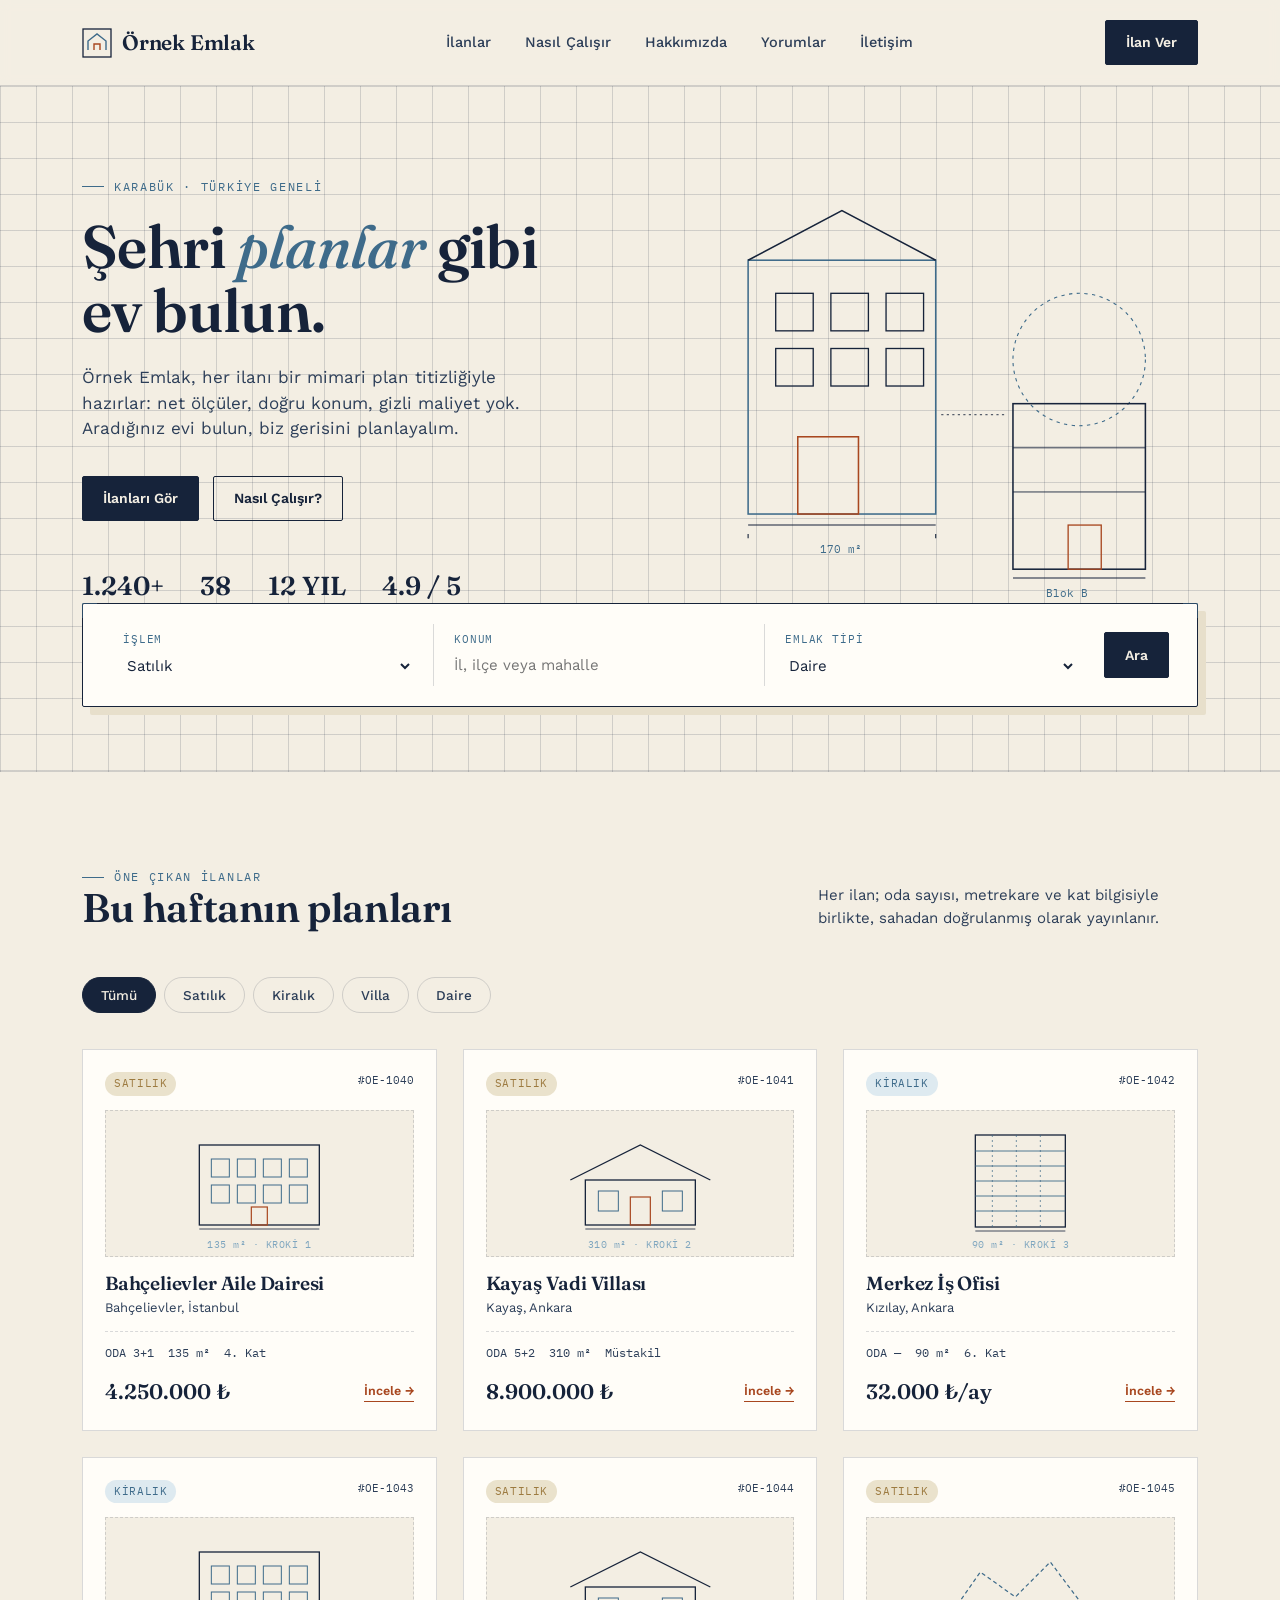
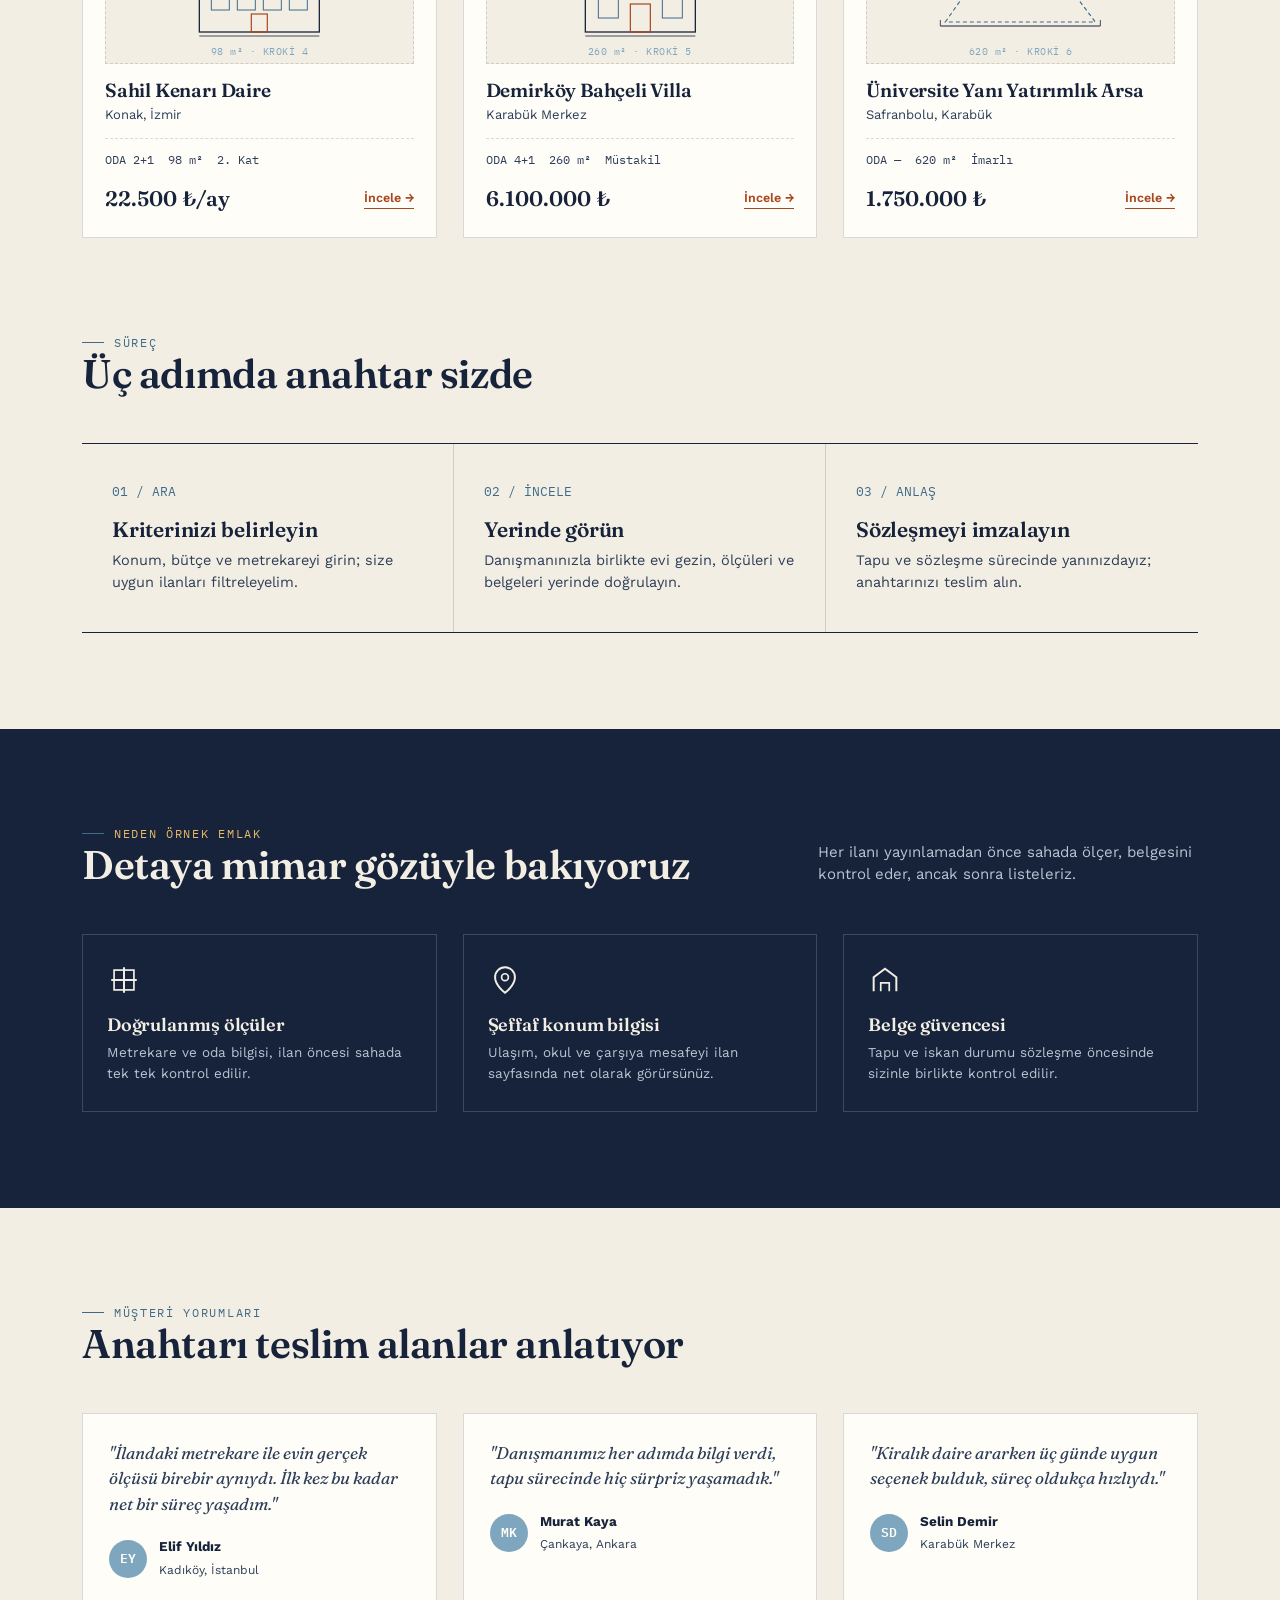
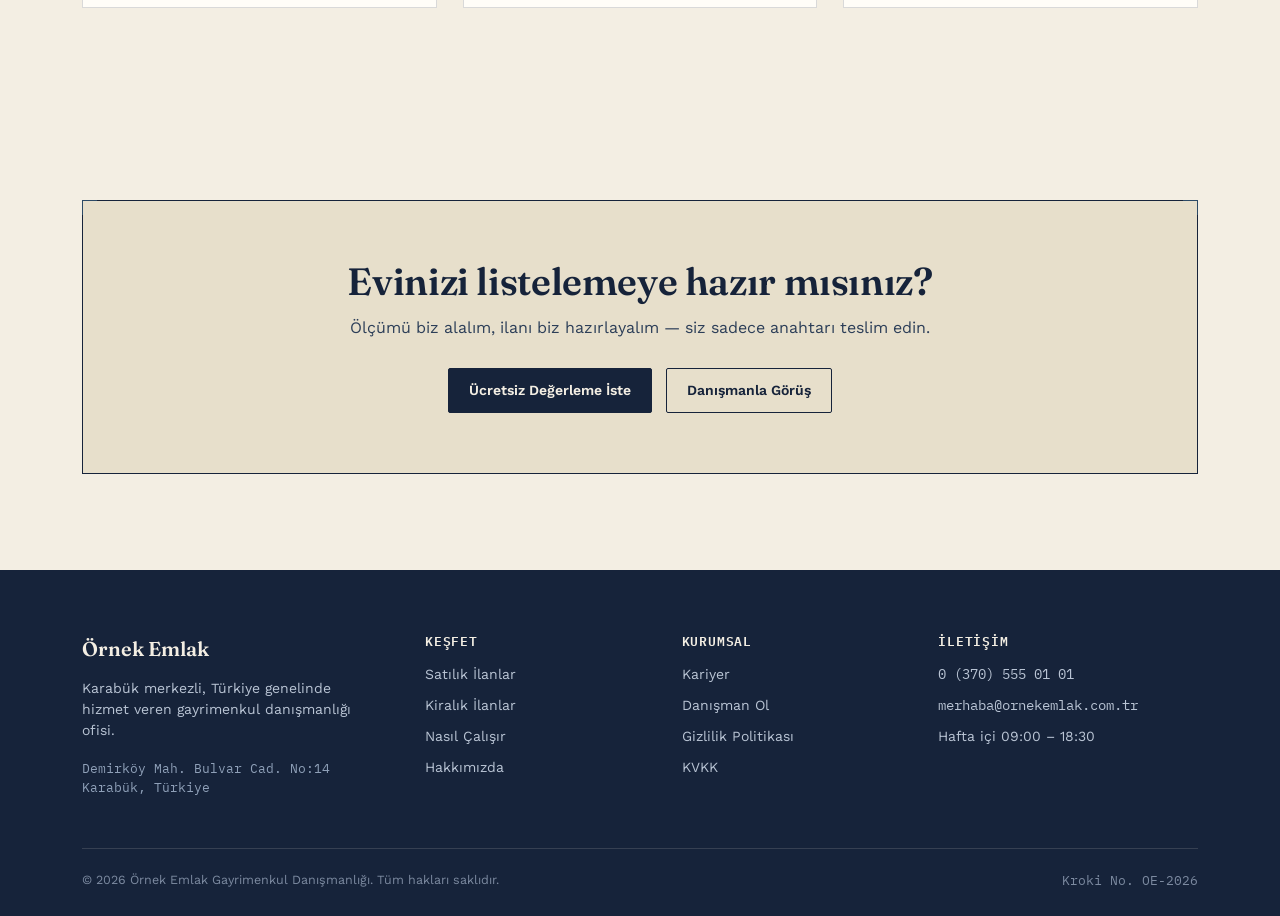
<file: ornek_emlak/index.html>
<!DOCTYPE html>
<html lang="tr">
<head>
<meta charset="UTF-8">
<meta name="viewport" content="width=device-width, initial-scale=1.0">
<title>Örnek Emlak — Şehri Planlar Gibi Ev Bulun</title>
<link rel="preconnect" href="https://fonts.googleapis.com">
<link rel="preconnect" href="https://fonts.gstatic.com" crossorigin>
<link href="https://fonts.googleapis.com/css2?family=Fraunces:ital,opsz,wght@0,9..144,300;0,9..144,500;0,9..144,600;0,9..144,700;1,9..144,500&family=Work+Sans:wght@400;500;600;700&family=IBM+Plex+Mono:wght@400;500;600&display=swap" rel="stylesheet">
<style>
  :root{
    --ink:#16233A;
    --ink-soft:#2C3E58;
    --blueprint:#3E6B8A;
    --blueprint-light:#7FA6BF;
    --paper:#F3EEE3;
    --paper-dark:#E7DFCB;
    --white:#FFFDF8;
    --brick:#A8471F;
    --brass:#9C7A3F;
    --line:rgba(22,35,58,0.16);
    --radius:2px;
  }
  *{box-sizing:border-box; margin:0; padding:0;}
  html{scroll-behavior:smooth;}
  body{
    background:var(--paper);
    color:var(--ink);
    font-family:'Work Sans', sans-serif;
    line-height:1.5;
    -webkit-font-smoothing:antialiased;
  }
  img,svg{display:block; max-width:100%;}
  a{color:inherit; text-decoration:none;}
  ul{list-style:none;}
  button, input, select{font-family:inherit; font-size:inherit;}
  h1,h2,h3,h4{font-family:'Fraunces', serif; font-weight:600; line-height:1.08; letter-spacing:-0.01em;}
  .mono{font-family:'IBM Plex Mono', monospace;}
  .wrap{max-width:1180px; margin:0 auto; padding:0 32px;}
  .eyebrow{
    font-family:'IBM Plex Mono', monospace;
    font-size:12px;
    letter-spacing:0.14em;
    text-transform:uppercase;
    color:var(--blueprint);
    display:flex;
    align-items:center;
    gap:10px;
  }
  .eyebrow::before{content:""; width:22px; height:1px; background:var(--blueprint);}

  /* blueprint grid texture */
  .blueprint-bg{
    background-image:
      linear-gradient(var(--line) 1px, transparent 1px),
      linear-gradient(90deg, var(--line) 1px, transparent 1px);
    background-size:36px 36px;
  }

  /* corner crop marks — signature device */
  .crop{position:relative;}
  .crop::before, .crop::after,
  .crop .c2::before, .crop .c2::after{content:""; position:absolute; width:14px; height:14px; border:1.5px solid var(--blueprint); opacity:0.55;}
  .crop::before{top:-1px; left:-1px; border-right:none; border-bottom:none;}
  .crop::after{top:-1px; right:-1px; border-left:none; border-bottom:none;}

  /* ===== Header ===== */
  header{
    position:sticky; top:0; z-index:50;
    background:rgba(243,238,227,0.92);
    backdrop-filter:blur(6px);
    border-bottom:1px solid var(--line);
  }
  .nav{
    display:flex; align-items:center; justify-content:space-between;
    padding:20px 32px; max-width:1180px; margin:0 auto;
  }
  .logo{
    display:flex; align-items:center; gap:10px;
    font-family:'Fraunces', serif; font-weight:600; font-size:21px; letter-spacing:-0.01em;
  }
  .logo-mark{width:30px; height:30px; flex-shrink:0;}
  .nav-links{display:flex; gap:34px; align-items:center;}
  .nav-links a{
    font-size:14.5px; font-weight:500; color:var(--ink-soft);
    position:relative; padding:4px 0;
  }
  .nav-links a::after{
    content:""; position:absolute; left:0; bottom:0; width:0; height:1px;
    background:var(--brick); transition:width .25s ease;
  }
  .nav-links a:hover::after{width:100%;}
  .btn{
    display:inline-flex; align-items:center; gap:8px;
    padding:11px 20px; font-size:14px; font-weight:600;
    border:1px solid var(--ink); border-radius:var(--radius);
    cursor:pointer; background:transparent; color:var(--ink);
    transition:all .2s ease;
  }
  .btn-primary{background:var(--ink); color:var(--paper); border-color:var(--ink);}
  .btn-primary:hover{background:var(--brick); border-color:var(--brick);}
  .btn-ghost:hover{background:var(--ink); color:var(--paper);}
  .burger{display:none; flex-direction:column; gap:5px; background:none; border:none; cursor:pointer; padding:6px;}
  .burger span{width:22px; height:2px; background:var(--ink);}

  /* ===== Hero ===== */
  .hero{
    position:relative; overflow:hidden;
    padding:88px 0 64px;
    border-bottom:1px solid var(--line);
  }
  .hero-grid{
    display:grid; grid-template-columns:1.05fr 0.95fr; gap:56px; align-items:center;
  }
  .hero h1{
    font-size:clamp(38px, 5vw, 60px);
    margin:18px 0 22px;
  }
  .hero h1 em{font-style:italic; color:var(--blueprint); font-weight:500;}
  .hero p.lead{font-size:17px; color:var(--ink-soft); max-width:480px; margin-bottom:34px;}
  .hero-ctas{display:flex; gap:14px; margin-bottom:46px;}

  .stat-row{display:flex; gap:36px; flex-wrap:wrap;}
  .stat b{
    display:block; font-family:'Fraunces', serif; font-size:26px; font-weight:600; color:var(--ink);
  }
  .stat span{font-size:12.5px; color:var(--ink-soft); font-family:'IBM Plex Mono', monospace;}

  .hero-art{position:relative; padding:20px;}
  .hero-art svg{width:100%; height:auto;}

  /* ===== Search bar ===== */
  .searchbar{
    background:var(--white);
    border:1px solid var(--ink);
    border-radius:var(--radius);
    padding:20px;
    display:grid;
    grid-template-columns:1fr 1fr 1fr auto;
    gap:0;
    margin-top:-30px;
    position:relative;
    z-index:5;
    box-shadow:8px 8px 0 var(--paper-dark);
  }
  .searchbar .field{
    padding:8px 20px;
    border-right:1px solid var(--line);
    display:flex; flex-direction:column; gap:6px;
  }
  .searchbar .field:last-of-type{border-right:none;}
  .searchbar label{
    font-family:'IBM Plex Mono', monospace; font-size:10.5px; letter-spacing:.08em;
    text-transform:uppercase; color:var(--blueprint);
  }
  .searchbar select, .searchbar input{
    border:none; background:none; font-size:15px; color:var(--ink); outline:none; padding:2px 0;
  }
  .searchbar button{
    margin:8px; border-radius:var(--radius);
  }

  section{padding:96px 0;}
  .section-head{
    display:flex; justify-content:space-between; align-items:flex-end; gap:24px;
    margin-bottom:48px; flex-wrap:wrap;
  }
  .section-head h2{font-size:clamp(28px, 3.4vw, 40px);}
  .section-head p{color:var(--ink-soft); max-width:380px; font-size:15px;}

  /* ===== Filter tabs ===== */
  .tabs{display:flex; gap:8px; margin-bottom:36px; flex-wrap:wrap;}
  .tab{
    padding:9px 18px; font-size:13.5px; font-weight:500;
    border:1px solid var(--line); border-radius:20px; cursor:pointer;
    background:transparent; color:var(--ink-soft); transition:all .2s;
  }
  .tab.active, .tab:hover{background:var(--ink); color:var(--paper); border-color:var(--ink);}

  /* ===== Listing cards ===== */
  .listings{display:grid; grid-template-columns:repeat(3,1fr); gap:26px;}
  .card{
    background:var(--white);
    border:1px solid var(--line);
    padding:22px;
    transition:transform .3s ease, box-shadow .3s ease;
    opacity:0; transform:translateY(18px);
  }
  .card.show{opacity:1; transform:translateY(0);}
  .card:hover{transform:translateY(-4px); box-shadow:6px 10px 0 var(--paper-dark);}
  .card-top{display:flex; justify-content:space-between; align-items:flex-start; margin-bottom:14px;}
  .badge{
    font-family:'IBM Plex Mono', monospace; font-size:10.5px; letter-spacing:.06em;
    padding:4px 9px; border-radius:20px; text-transform:uppercase;
  }
  .badge.sale{background:#EAE2CC; color:var(--brass);}
  .badge.rent{background:#DEEAF0; color:var(--blueprint);}
  .card-elev{
    background:var(--paper);
    border:1px dashed var(--line);
    padding:14px 8px 4px;
    margin-bottom:16px;
  }
  .card-elev svg{width:100%; height:110px;}
  .dim-label{
    text-align:center; font-family:'IBM Plex Mono', monospace; font-size:10px;
    color:var(--blueprint-light); letter-spacing:.05em; margin-top:2px;
  }
  .card h3{font-size:19px; margin-bottom:4px;}
  .card .loc{font-size:13px; color:var(--ink-soft); margin-bottom:14px;}
  .card .specs{
    display:flex; gap:14px; font-family:'IBM Plex Mono', monospace; font-size:12px;
    color:var(--ink-soft); padding-top:12px; border-top:1px dashed var(--line);
    margin-bottom:14px;
  }
  .card .price{
    display:flex; justify-content:space-between; align-items:center;
  }
  .card .price b{font-family:'Fraunces', serif; font-size:21px; font-weight:600;}
  .card .price a{font-size:12.5px; font-weight:600; color:var(--brick); border-bottom:1px solid var(--brick);}

  /* ===== Steps ===== */
  .steps{display:grid; grid-template-columns:repeat(3,1fr); gap:0; border-top:1px solid var(--ink); border-bottom:1px solid var(--ink);}
  .step{padding:38px 30px; border-right:1px solid var(--line);}
  .step:last-child{border-right:none;}
  .step .num{font-family:'IBM Plex Mono', monospace; color:var(--blueprint); font-size:13px; margin-bottom:16px;}
  .step h3{font-size:21px; margin-bottom:10px;}
  .step p{font-size:14.5px; color:var(--ink-soft);}

  /* ===== Why us ===== */
  .why{background:var(--ink); color:var(--paper);}
  .why .section-head p{color:#B9C4D4;}
  .why-grid{display:grid; grid-template-columns:repeat(3,1fr); gap:26px;}
  .why-card{border:1px solid rgba(243,238,227,0.18); padding:28px 24px;}
  .why-card svg{width:34px; height:34px; margin-bottom:18px; stroke:#E8B96A;}
  .why-card h3{font-size:18px; margin-bottom:8px; font-weight:600;}
  .why-card p{font-size:13.5px; color:#B9C4D4;}

  /* ===== Testimonials ===== */
  .testi-grid{display:grid; grid-template-columns:repeat(3,1fr); gap:26px;}
  .testi{background:var(--white); border:1px solid var(--line); padding:26px;}
  .testi .quote{font-family:'Fraunces', serif; font-style:italic; font-size:17px; margin-bottom:20px; color:var(--ink-soft);}
  .testi .who{display:flex; align-items:center; gap:12px;}
  .avatar{width:38px; height:38px; border-radius:50%; background:var(--blueprint-light); display:flex; align-items:center; justify-content:center; color:var(--white); font-family:'IBM Plex Mono',monospace; font-size:13px; font-weight:600;}
  .who b{font-size:13.5px; display:block;}
  .who span{font-size:12px; color:var(--ink-soft);}

  /* ===== CTA ===== */
  .cta{
    background:var(--paper-dark);
    border:1px solid var(--ink);
    padding:60px; text-align:center;
    position:relative;
  }
  .cta h2{font-size:clamp(26px,3.6vw,38px); margin-bottom:14px;}
  .cta p{color:var(--ink-soft); margin-bottom:28px;}
  .cta-actions{display:flex; gap:14px; justify-content:center;}

  /* ===== Footer ===== */
  footer{background:var(--ink); color:#B9C4D4; padding:64px 0 26px;}
  .foot-grid{display:grid; grid-template-columns:1.4fr 1fr 1fr 1.2fr; gap:40px; margin-bottom:52px;}
  .foot-logo{color:var(--paper); font-family:'Fraunces',serif; font-size:20px; font-weight:600; margin-bottom:14px;}
  .foot-col h4{color:var(--paper); font-size:13px; letter-spacing:.06em; text-transform:uppercase; font-family:'IBM Plex Mono',monospace; margin-bottom:16px;}
  .foot-col li{margin-bottom:10px; font-size:14px;}
  .foot-col a:hover{color:var(--paper);}
  .foot-bottom{
    border-top:1px solid rgba(243,238,227,0.14);
    padding-top:22px; display:flex; justify-content:space-between; font-size:12.5px; color:#7C8AA0; flex-wrap:wrap; gap:10px;
  }

  @media (max-width: 880px){
    .nav-links, .hero-ctas .btn-ghost{display:none;}
    .burger{display:flex;}
    .hero-grid{grid-template-columns:1fr;}
    .hero-art{order:-1;}
    .searchbar{grid-template-columns:1fr; margin-top:24px;}
    .searchbar .field{border-right:none; border-bottom:1px solid var(--line);}
    .listings{grid-template-columns:1fr;}
    .steps{grid-template-columns:1fr;}
    .step{border-right:none; border-bottom:1px solid var(--line);}
    .why-grid, .testi-grid{grid-template-columns:1fr;}
    .foot-grid{grid-template-columns:1fr 1fr; gap:30px;}
    .cta{padding:40px 24px;}
  }
  @media (prefers-reduced-motion: reduce){
    html{scroll-behavior:auto;}
    .card{transition:none; opacity:1; transform:none;}
  }
</style>
</head>
<body>

<header>
  <div class="nav">
    <a href="#top" class="logo">
      <svg class="logo-mark" viewBox="0 0 30 30" fill="none">
        <rect x="1" y="1" width="28" height="28" stroke="#16233A" stroke-width="1.3"/>
        <path d="M6 22V13L15 6L24 13V22" stroke="#3E6B8A" stroke-width="1.4"/>
        <path d="M12 22V16H18V22" stroke="#A8471F" stroke-width="1.4"/>
      </svg>
      Örnek Emlak
    </a>
    <nav class="nav-links">
      <a href="#ilanlar">İlanlar</a>
      <a href="#nasil-calisir">Nasıl Çalışır</a>
      <a href="#neden-biz">Hakkımızda</a>
      <a href="#yorumlar">Yorumlar</a>
      <a href="#iletisim">İletişim</a>
    </nav>
    <div style="display:flex; gap:10px; align-items:center;">
      <a href="#iletisim" class="btn btn-ghost" style="display:none" id="loginBtn">Giriş Yap</a>
      <a href="#iletisim" class="btn btn-primary">İlan Ver</a>
      <button class="burger" id="burgerBtn" aria-label="Menüyü aç">
        <span></span><span></span><span></span>
      </button>
    </div>
  </div>
  <nav class="nav-links" id="mobileMenu" style="display:none; flex-direction:column; padding:0 32px 20px; gap:16px;">
    <a href="#ilanlar">İlanlar</a>
    <a href="#nasil-calisir">Nasıl Çalışır</a>
    <a href="#neden-biz">Hakkımızda</a>
    <a href="#yorumlar">Yorumlar</a>
    <a href="#iletisim">İletişim</a>
  </nav>
</header>

<main id="top">

  <!-- HERO -->
  <section class="hero blueprint-bg">
    <div class="wrap">
      <div class="hero-grid">
        <div>
          <span class="eyebrow">Karabük · Türkiye Geneli</span>
          <h1>Şehri <em>planlar</em> gibi<br>ev bulun.</h1>
          <p class="lead">Örnek Emlak, her ilanı bir mimari plan titizliğiyle hazırlar: net ölçüler, doğru konum, gizli maliyet yok. Aradığınız evi bulun, biz gerisini planlayalım.</p>
          <div class="hero-ctas">
            <a href="#ilanlar" class="btn btn-primary">İlanları Gör</a>
            <a href="#nasil-calisir" class="btn btn-ghost">Nasıl Çalışır?</a>
          </div>
          <div class="stat-row">
            <div class="stat"><b>1.240+</b><span>AKTİF İLAN</span></div>
            <div class="stat"><b>38</b><span>İLÇE</span></div>
            <div class="stat"><b>12 YIL</b><span>TECRÜBE</span></div>
            <div class="stat"><b>4.9 / 5</b><span>MÜŞTERİ PUANI</span></div>
          </div>
        </div>
        <div class="hero-art">
          <svg viewBox="0 0 420 380" fill="none">
            <rect x="30" y="60" width="170" height="230" stroke="#3E6B8A" stroke-width="1.4"/>
            <rect x="55" y="90" width="34" height="34" stroke="#16233A" stroke-width="1.2"/>
            <rect x="105" y="90" width="34" height="34" stroke="#16233A" stroke-width="1.2"/>
            <rect x="155" y="90" width="34" height="34" stroke="#16233A" stroke-width="1.2"/>
            <rect x="55" y="140" width="34" height="34" stroke="#16233A" stroke-width="1.2"/>
            <rect x="105" y="140" width="34" height="34" stroke="#16233A" stroke-width="1.2"/>
            <rect x="155" y="140" width="34" height="34" stroke="#16233A" stroke-width="1.2"/>
            <rect x="75" y="220" width="55" height="70" stroke="#A8471F" stroke-width="1.4"/>
            <path d="M30 60 L115 15 L200 60" stroke="#16233A" stroke-width="1.4"/>
            <line x1="30" y1="300" x2="200" y2="300" stroke="#16233A" stroke-width="1"/>
            <line x1="30" y1="308" x2="30" y2="312" stroke="#16233A" stroke-width="1"/>
            <line x1="200" y1="308" x2="200" y2="312" stroke="#16233A" stroke-width="1"/>
            <text x="95" y="325" font-family="IBM Plex Mono" font-size="10" fill="#3E6B8A">170 m²</text>

            <circle cx="330" cy="150" r="60" stroke="#3E6B8A" stroke-width="1" stroke-dasharray="3 4"/>
            <rect x="270" y="190" width="120" height="150" stroke="#16233A" stroke-width="1.4"/>
            <line x1="270" y1="230" x2="390" y2="230" stroke="#16233A" stroke-width="0.8"/>
            <line x1="270" y1="270" x2="390" y2="270" stroke="#16233A" stroke-width="0.8"/>
            <rect x="320" y="300" width="30" height="40" stroke="#A8471F" stroke-width="1.2"/>
            <line x1="270" y1="348" x2="390" y2="348" stroke="#16233A" stroke-width="1"/>
            <text x="300" y="365" font-family="IBM Plex Mono" font-size="10" fill="#3E6B8A">Blok B</text>

            <line x1="205" y1="200" x2="265" y2="200" stroke="#16233A" stroke-width="0.8" stroke-dasharray="2 3"/>
          </svg>
        </div>
      </div>

      <form class="searchbar crop" id="searchForm">
        <div class="field">
          <label for="islem">İşlem</label>
          <select id="islem">
            <option>Satılık</option>
            <option>Kiralık</option>
          </select>
        </div>
        <div class="field">
          <label for="konum">Konum</label>
          <input id="konum" type="text" placeholder="İl, ilçe veya mahalle">
        </div>
        <div class="field">
          <label for="tip">Emlak Tipi</label>
          <select id="tip">
            <option>Daire</option>
            <option>Villa</option>
            <option>Ofis</option>
            <option>Arsa</option>
          </select>
        </div>
        <button type="submit" class="btn btn-primary">Ara</button>
      </form>
    </div>
  </section>

  <!-- LISTINGS -->
  <section id="ilanlar">
    <div class="wrap">
      <div class="section-head">
        <div>
          <span class="eyebrow">Öne Çıkan İlanlar</span>
          <h2>Bu haftanın planları</h2>
        </div>
        <p>Her ilan; oda sayısı, metrekare ve kat bilgisiyle birlikte, sahadan doğrulanmış olarak yayınlanır.</p>
      </div>

      <div class="tabs" id="tabs">
        <button class="tab active" data-filter="all">Tümü</button>
        <button class="tab" data-filter="sale">Satılık</button>
        <button class="tab" data-filter="rent">Kiralık</button>
        <button class="tab" data-filter="villa">Villa</button>
        <button class="tab" data-filter="daire">Daire</button>
      </div>

      <div class="listings" id="listings">
        <!-- cards injected by JS -->
      </div>
    </div>
  </section>

  <!-- HOW IT WORKS -->
  <section id="nasil-calisir" style="padding-top:0;">
    <div class="wrap">
      <div class="section-head">
        <div>
          <span class="eyebrow">Süreç</span>
          <h2>Üç adımda anahtar sizde</h2>
        </div>
      </div>
      <div class="steps">
        <div class="step">
          <div class="num">01 / ARA</div>
          <h3>Kriterinizi belirleyin</h3>
          <p>Konum, bütçe ve metrekareyi girin; size uygun ilanları filtreleyelim.</p>
        </div>
        <div class="step">
          <div class="num">02 / İNCELE</div>
          <h3>Yerinde görün</h3>
          <p>Danışmanınızla birlikte evi gezin, ölçüleri ve belgeleri yerinde doğrulayın.</p>
        </div>
        <div class="step">
          <div class="num">03 / ANLAŞ</div>
          <h3>Sözleşmeyi imzalayın</h3>
          <p>Tapu ve sözleşme sürecinde yanınızdayız; anahtarınızı teslim alın.</p>
        </div>
      </div>
    </div>
  </section>

  <!-- WHY US -->
  <section id="neden-biz" class="why">
    <div class="wrap">
      <div class="section-head">
        <div>
          <span class="eyebrow" style="color:#E8B96A;">Neden Örnek Emlak</span>
          <h2 style="color:#F3EEE3;">Detaya mimar gözüyle bakıyoruz</h2>
        </div>
        <p>Her ilanı yayınlamadan önce sahada ölçer, belgesini kontrol eder, ancak sonra listeleriz.</p>
      </div>
      <div class="why-grid">
        <div class="why-card">
          <svg viewBox="0 0 24 24" fill="none"><path d="M3 12h18M12 3v18" stroke="currentColor" stroke-width="1.4"/><rect x="5" y="5" width="14" height="14" stroke="currentColor" stroke-width="1.2"/></svg>
          <h3>Doğrulanmış ölçüler</h3>
          <p>Metrekare ve oda bilgisi, ilan öncesi sahada tek tek kontrol edilir.</p>
        </div>
        <div class="why-card">
          <svg viewBox="0 0 24 24" fill="none"><path d="M12 21s-7-5.2-7-11a7 7 0 0114 0c0 5.8-7 11-7 11z" stroke="currentColor" stroke-width="1.4"/><circle cx="12" cy="10" r="2.4" stroke="currentColor" stroke-width="1.2"/></svg>
          <h3>Şeffaf konum bilgisi</h3>
          <p>Ulaşım, okul ve çarşıya mesafeyi ilan sayfasında net olarak görürsünüz.</p>
        </div>
        <div class="why-card">
          <svg viewBox="0 0 24 24" fill="none"><path d="M4 20V10l8-6 8 6v10" stroke="currentColor" stroke-width="1.4"/><path d="M9 20v-6h6v6" stroke="currentColor" stroke-width="1.2"/></svg>
          <h3>Belge güvencesi</h3>
          <p>Tapu ve iskan durumu sözleşme öncesinde sizinle birlikte kontrol edilir.</p>
        </div>
      </div>
    </div>
  </section>

  <!-- TESTIMONIALS -->
  <section id="yorumlar">
    <div class="wrap">
      <div class="section-head">
        <div>
          <span class="eyebrow">Müşteri Yorumları</span>
          <h2>Anahtarı teslim alanlar anlatıyor</h2>
        </div>
      </div>
      <div class="testi-grid">
        <div class="testi">
          <p class="quote">"İlandaki metrekare ile evin gerçek ölçüsü birebir aynıydı. İlk kez bu kadar net bir süreç yaşadım."</p>
          <div class="who">
            <div class="avatar">EY</div>
            <div><b>Elif Yıldız</b><span>Kadıköy, İstanbul</span></div>
          </div>
        </div>
        <div class="testi">
          <p class="quote">"Danışmanımız her adımda bilgi verdi, tapu sürecinde hiç sürpriz yaşamadık."</p>
          <div class="who">
            <div class="avatar">MK</div>
            <div><b>Murat Kaya</b><span>Çankaya, Ankara</span></div>
          </div>
        </div>
        <div class="testi">
          <p class="quote">"Kiralık daire ararken üç günde uygun seçenek bulduk, süreç oldukça hızlıydı."</p>
          <div class="who">
            <div class="avatar">SD</div>
            <div><b>Selin Demir</b><span>Karabük Merkez</span></div>
          </div>
        </div>
      </div>
    </div>
  </section>

  <!-- CTA -->
  <section>
    <div class="wrap">
      <div class="cta crop">
        <h2>Evinizi listelemeye hazır mısınız?</h2>
        <p>Ölçümü biz alalım, ilanı biz hazırlayalım — siz sadece anahtarı teslim edin.</p>
        <div class="cta-actions">
          <a href="#iletisim" class="btn btn-primary">Ücretsiz Değerleme İste</a>
          <a href="#iletisim" class="btn btn-ghost">Danışmanla Görüş</a>
        </div>
      </div>
    </div>
  </section>

</main>

<footer id="iletisim">
  <div class="wrap">
    <div class="foot-grid">
      <div>
        <div class="foot-logo">Örnek Emlak</div>
        <p style="font-size:14px; max-width:280px; margin-bottom:18px;">Karabük merkezli, Türkiye genelinde hizmet veren gayrimenkul danışmanlığı ofisi.</p>
        <p class="mono" style="font-size:12.5px; color:#8FA0B8;">Demirköy Mah. Bulvar Cad. No:14<br>Karabük, Türkiye</p>
      </div>
      <div class="foot-col">
        <h4>Keşfet</h4>
        <ul>
          <li><a href="#ilanlar">Satılık İlanlar</a></li>
          <li><a href="#ilanlar">Kiralık İlanlar</a></li>
          <li><a href="#nasil-calisir">Nasıl Çalışır</a></li>
          <li><a href="#neden-biz">Hakkımızda</a></li>
        </ul>
      </div>
      <div class="foot-col">
        <h4>Kurumsal</h4>
        <ul>
          <li><a href="#">Kariyer</a></li>
          <li><a href="#">Danışman Ol</a></li>
          <li><a href="#">Gizlilik Politikası</a></li>
          <li><a href="#">KVKK</a></li>
        </ul>
      </div>
      <div class="foot-col">
        <h4>İletişim</h4>
        <ul>
          <li class="mono">0 (370) 555 01 01</li>
          <li class="mono">merhaba@ornekemlak.com.tr</li>
          <li>Hafta içi 09:00 – 18:30</li>
        </ul>
      </div>
    </div>
    <div class="foot-bottom">
      <span>© 2026 Örnek Emlak Gayrimenkul Danışmanlığı. Tüm hakları saklıdır.</span>
      <span class="mono">Kroki No. OE-2026</span>
    </div>
  </div>
</footer>

<script>
  // Mobile menu toggle
  const burger = document.getElementById('burgerBtn');
  const mobileMenu = document.getElementById('mobileMenu');
  burger.addEventListener('click', () => {
    const isOpen = mobileMenu.style.display === 'flex';
    mobileMenu.style.display = isOpen ? 'none' : 'flex';
  });
  mobileMenu.querySelectorAll('a').forEach(a => a.addEventListener('click', () => mobileMenu.style.display = 'none'));

  // Property elevation icons (simple line-art by type)
  const elevSvgs = {
    daire: `<svg viewBox="0 0 200 110" fill="none"><rect x="40" y="20" width="120" height="80" stroke="#16233A" stroke-width="1.3"/>
      <rect x="52" y="34" width="18" height="18" stroke="#3E6B8A" stroke-width="1"/>
      <rect x="78" y="34" width="18" height="18" stroke="#3E6B8A" stroke-width="1"/>
      <rect x="104" y="34" width="18" height="18" stroke="#3E6B8A" stroke-width="1"/>
      <rect x="130" y="34" width="18" height="18" stroke="#3E6B8A" stroke-width="1"/>
      <rect x="52" y="60" width="18" height="18" stroke="#3E6B8A" stroke-width="1"/>
      <rect x="78" y="60" width="18" height="18" stroke="#3E6B8A" stroke-width="1"/>
      <rect x="104" y="60" width="18" height="18" stroke="#3E6B8A" stroke-width="1"/>
      <rect x="130" y="60" width="18" height="18" stroke="#3E6B8A" stroke-width="1"/>
      <rect x="92" y="82" width="16" height="18" stroke="#A8471F" stroke-width="1.2"/>
      <line x1="40" y1="104" x2="160" y2="104" stroke="#16233A" stroke-width="0.8"/></svg>`,
    villa: `<svg viewBox="0 0 200 110" fill="none"><path d="M30 55 L100 20 L170 55" stroke="#16233A" stroke-width="1.3"/>
      <rect x="45" y="55" width="110" height="45" stroke="#16233A" stroke-width="1.3"/>
      <rect x="58" y="66" width="20" height="20" stroke="#3E6B8A" stroke-width="1"/>
      <rect x="122" y="66" width="20" height="20" stroke="#3E6B8A" stroke-width="1"/>
      <rect x="90" y="72" width="20" height="28" stroke="#A8471F" stroke-width="1.2"/>
      <line x1="45" y1="104" x2="155" y2="104" stroke="#16233A" stroke-width="0.8"/></svg>`,
    ofis: `<svg viewBox="0 0 200 110" fill="none"><rect x="55" y="10" width="90" height="92" stroke="#16233A" stroke-width="1.3"/>
      ${[0,1,2,3,4].map(i=>`<line x1="55" y1="${26+i*15}" x2="145" y2="${26+i*15}" stroke="#3E6B8A" stroke-width="0.9"/>`).join('')}
      ${[0,1,2].map(i=>`<line x1="${72+i*24}" y1="10" x2="${72+i*24}" y2="102" stroke="#3E6B8A" stroke-width="0.7" stroke-dasharray="2 3"/>`).join('')}
      <line x1="55" y1="106" x2="145" y2="106" stroke="#16233A" stroke-width="0.8"/></svg>`,
    arsa: `<svg viewBox="0 0 200 110" fill="none"><path d="M25 90 L60 40 L95 65 L130 30 L175 90 Z" stroke="#3E6B8A" stroke-width="1.2" stroke-dasharray="4 3"/>
      <line x1="20" y1="94" x2="180" y2="94" stroke="#16233A" stroke-width="1"/>
      <line x1="20" y1="94" x2="20" y2="88" stroke="#16233A" stroke-width="0.8"/>
      <line x1="180" y1="94" x2="180" y2="88" stroke="#16233A" stroke-width="0.8"/></svg>`
  };

  const listingsData = [
    {title:"Bahçelievler Aile Dairesi", loc:"Bahçelievler, İstanbul", price:"4.250.000 ₺", type:"daire", op:"sale", oda:"3+1", m2:"135 m²", kat:"4. Kat"},
    {title:"Kayaş Vadi Villası", loc:"Kayaş, Ankara", price:"8.900.000 ₺", type:"villa", op:"sale", oda:"5+2", m2:"310 m²", kat:"Müstakil"},
    {title:"Merkez İş Ofisi", loc:"Kızılay, Ankara", price:"32.000 ₺/ay", type:"ofis", op:"rent", oda:"—", m2:"90 m²", kat:"6. Kat"},
    {title:"Sahil Kenarı Daire", loc:"Konak, İzmir", price:"22.500 ₺/ay", type:"daire", op:"rent", oda:"2+1", m2:"98 m²", kat:"2. Kat"},
    {title:"Demirköy Bahçeli Villa", loc:"Karabük Merkez", price:"6.100.000 ₺", type:"villa", op:"sale", oda:"4+1", m2:"260 m²", kat:"Müstakil"},
    {title:"Üniversite Yanı Yatırımlık Arsa", loc:"Safranbolu, Karabük", price:"1.750.000 ₺", type:"arsa", op:"sale", oda:"—", m2:"620 m²", kat:"İmarlı"},
  ];

  const listingsEl = document.getElementById('listings');
  function renderListings(){
    listingsEl.innerHTML = listingsData.map((p,i) => `
      <div class="card" data-op="${p.op}" data-type="${p.type}" style="transition-delay:${i*60}ms">
        <div class="card-top">
          <span class="badge ${p.op}">${p.op==='sale'?'Satılık':'Kiralık'}</span>
          <span class="mono" style="font-size:11px; color:var(--ink-soft);">#OE-${1040+i}</span>
        </div>
        <div class="card-elev">
          ${elevSvgs[p.type]}
          <div class="dim-label">${p.m2} · KROKİ ${i+1}</div>
        </div>
        <h3>${p.title}</h3>
        <div class="loc">${p.loc}</div>
        <div class="specs">
          <span>ODA ${p.oda}</span><span>${p.m2}</span><span>${p.kat}</span>
        </div>
        <div class="price">
          <b>${p.price}</b>
          <a href="#iletisim">İncele →</a>
        </div>
      </div>
    `).join('');
    revealCards();
  }
  renderListings();

  // Tab filtering
  document.getElementById('tabs').addEventListener('click', (e) => {
    const btn = e.target.closest('.tab');
    if(!btn) return;
    document.querySelectorAll('.tab').forEach(t => t.classList.remove('active'));
    btn.classList.add('active');
    const f = btn.dataset.filter;
    document.querySelectorAll('.card').forEach(card => {
      const match = f === 'all' || card.dataset.op === f || card.dataset.type === f;
      card.style.display = match ? '' : 'none';
    });
  });

  // Search form
  document.getElementById('searchForm').addEventListener('submit', (e) => {
    e.preventDefault();
    document.getElementById('ilanlar').scrollIntoView({behavior:'smooth'});
  });

  // Scroll reveal for cards
  function revealCards(){
    const cards = document.querySelectorAll('.card');
    const io = new IntersectionObserver((entries) => {
      entries.forEach(entry => {
        if(entry.isIntersecting){
          entry.target.classList.add('show');
          io.unobserve(entry.target);
        }
      });
    }, {threshold:0.15});
    cards.forEach(c => io.observe(c));
  }
</script>

</body>
</html>
</file>
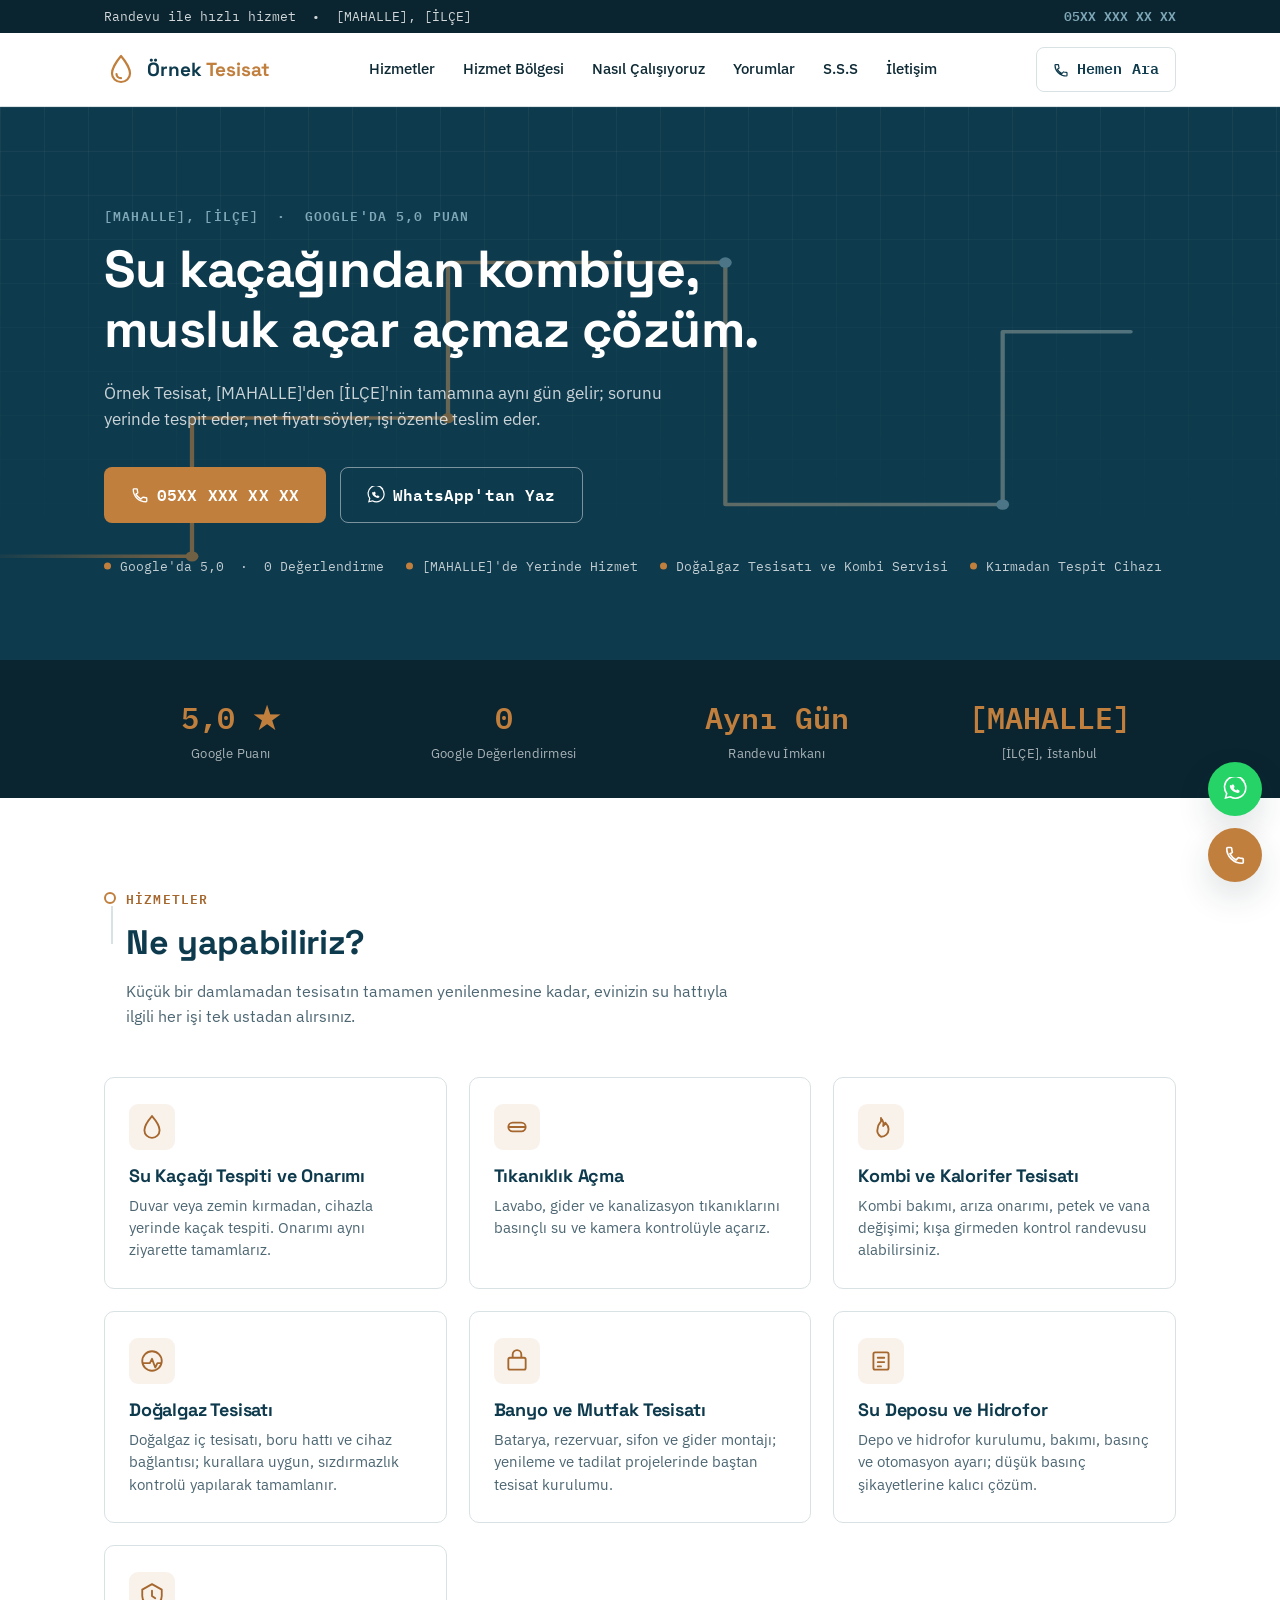
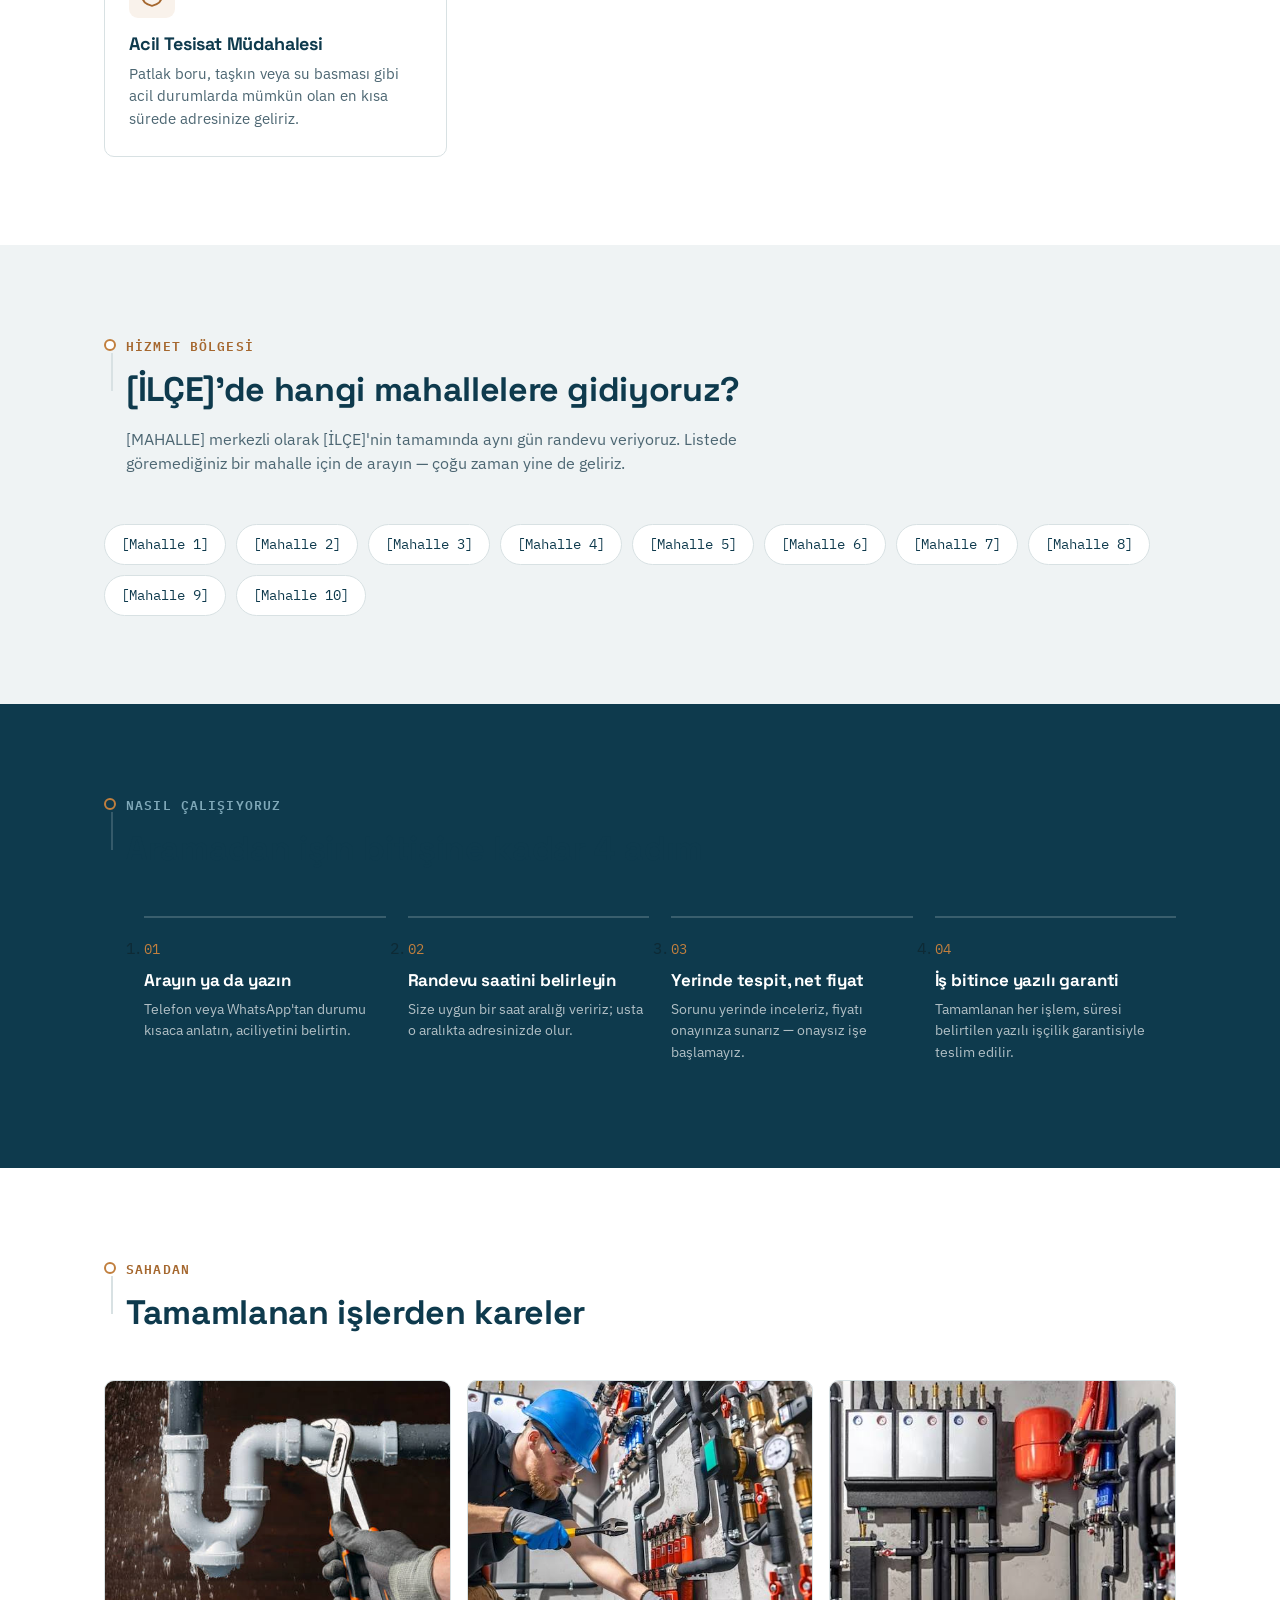
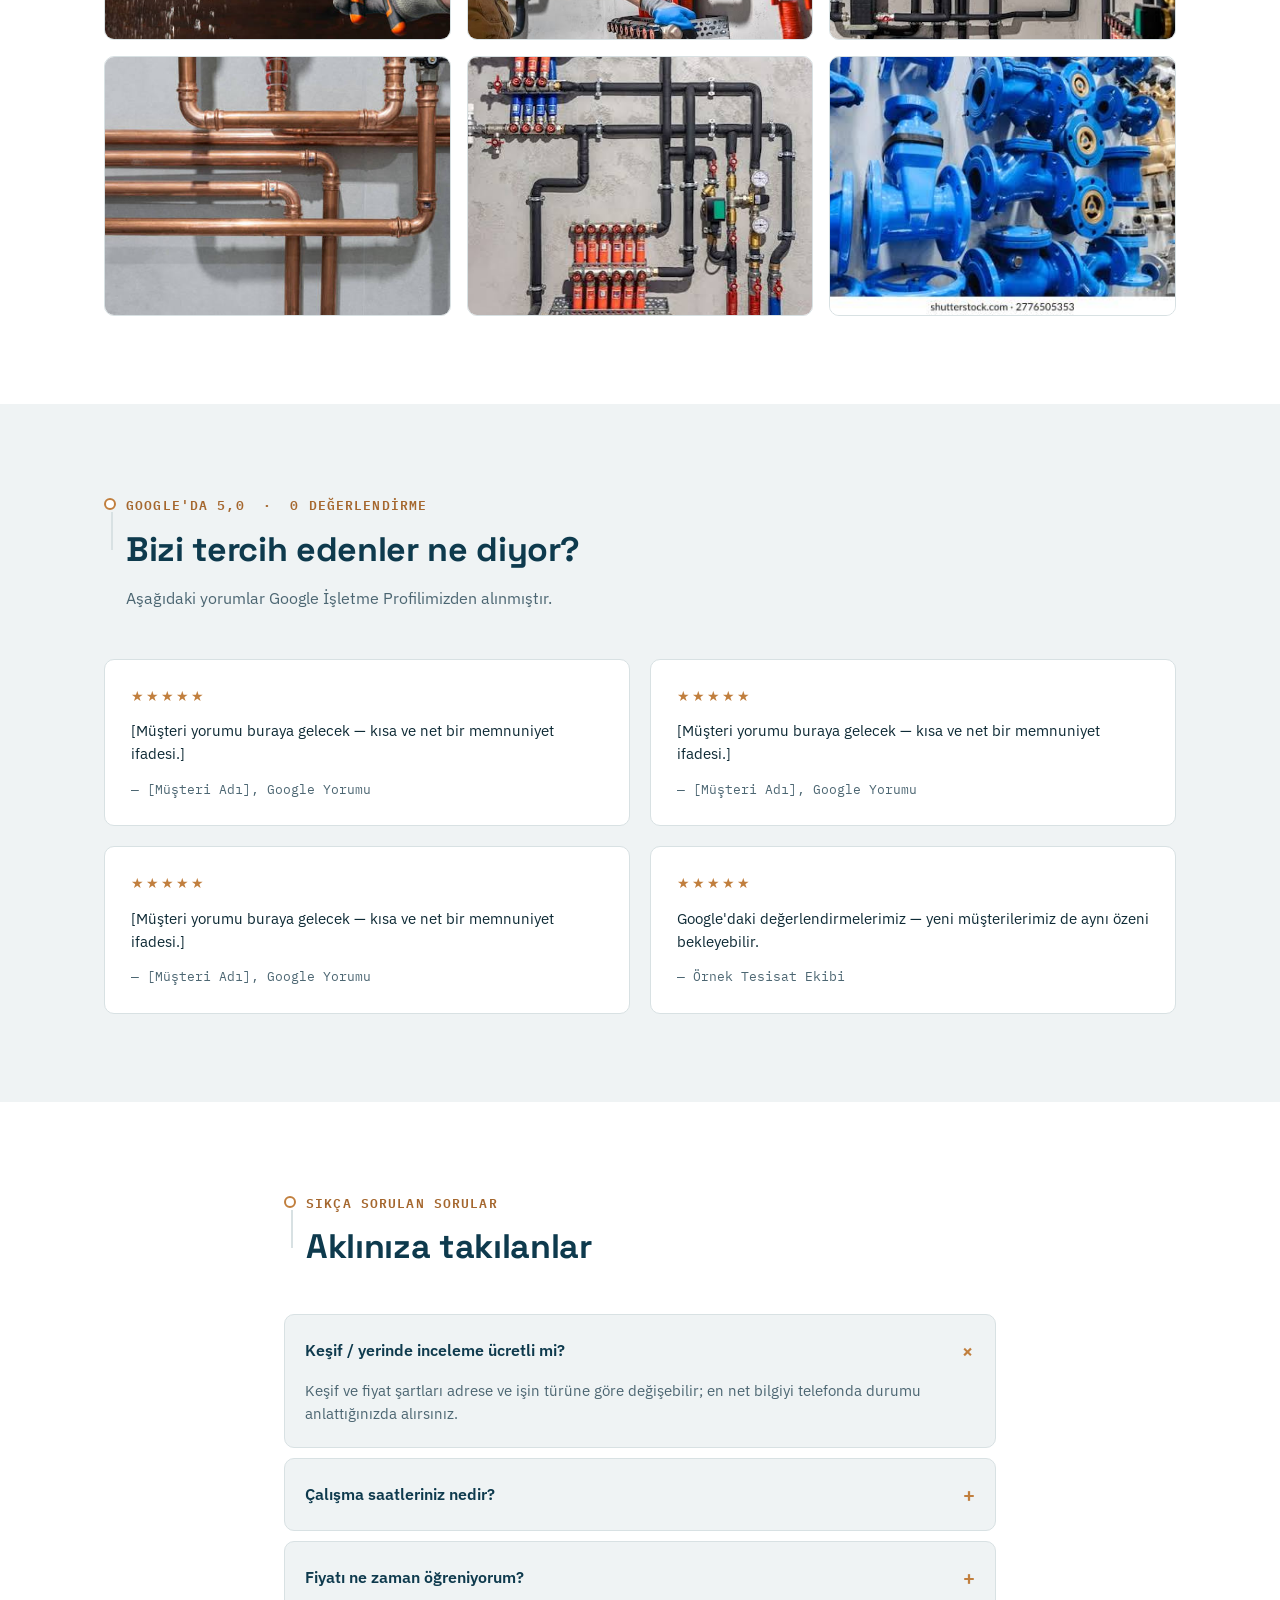
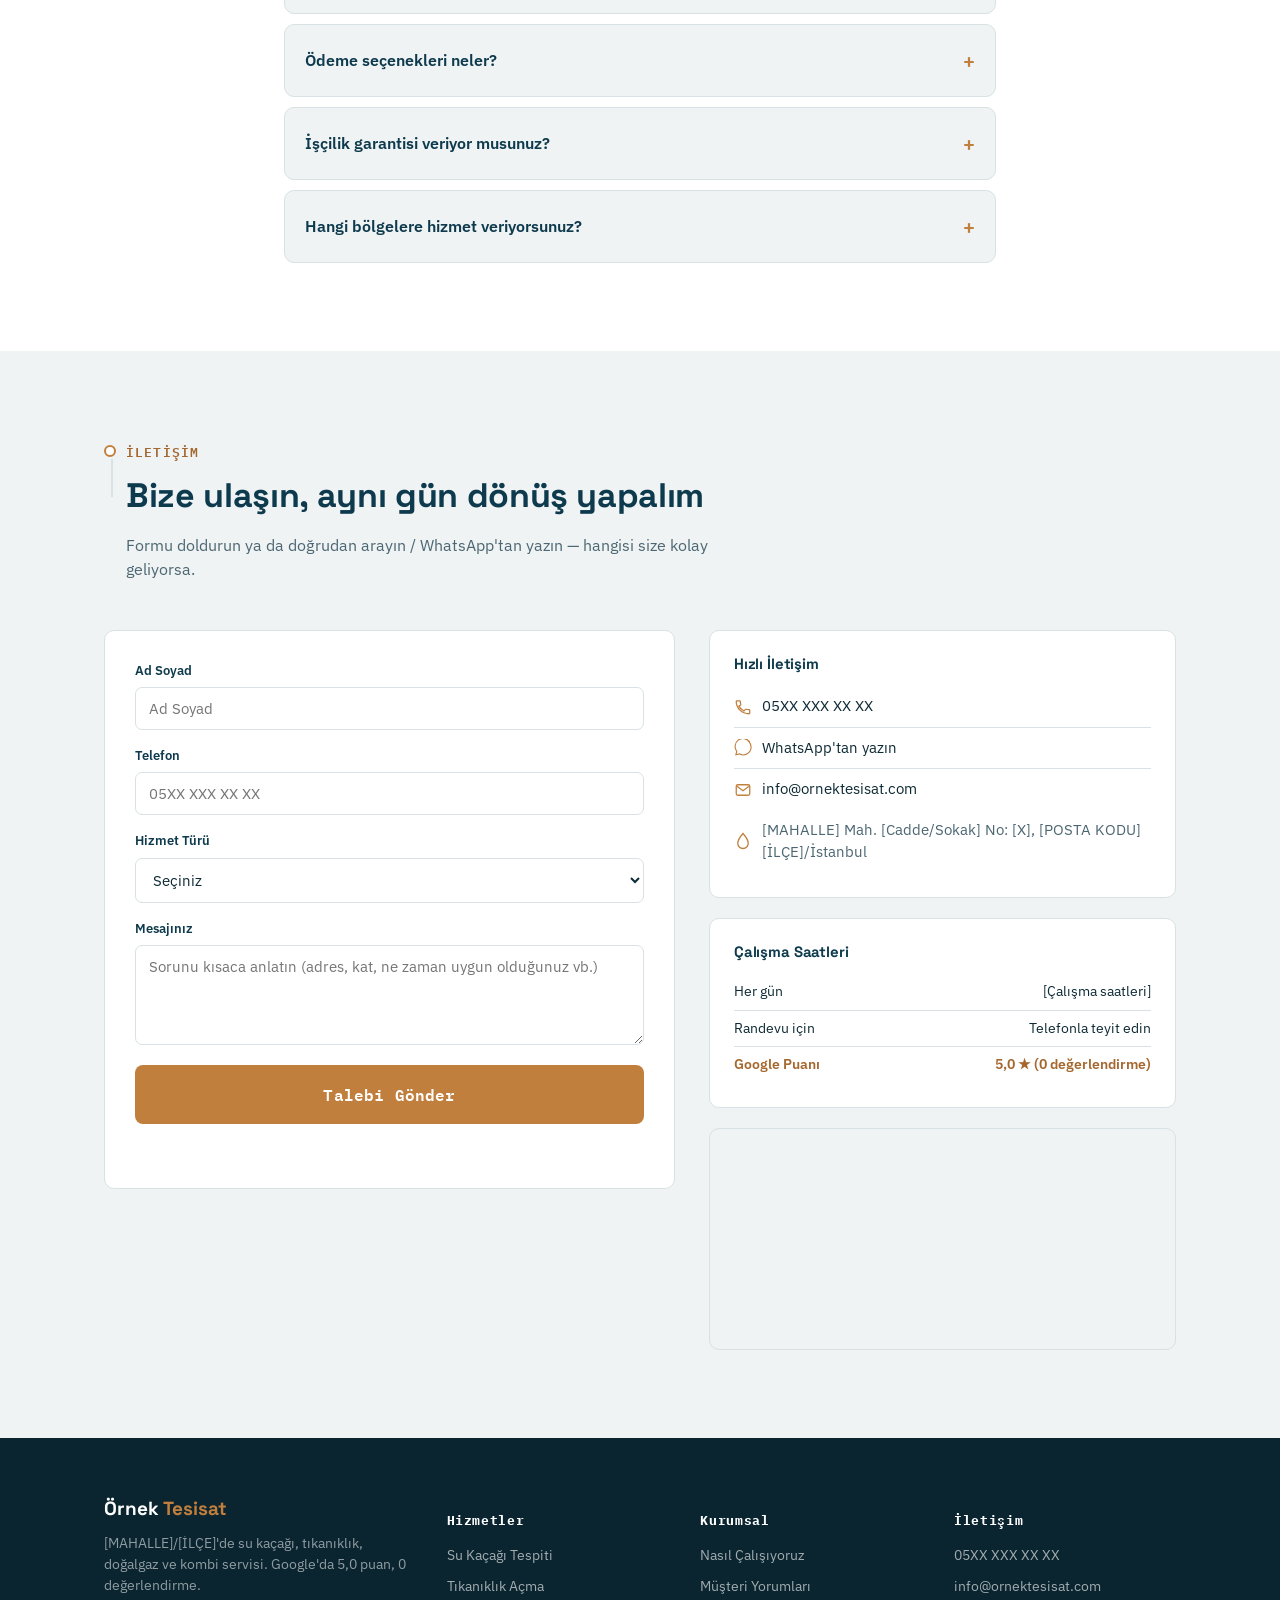
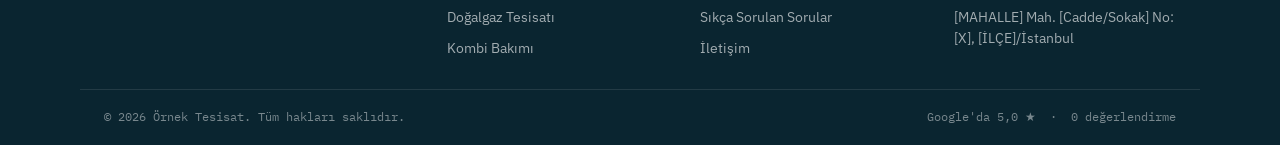
<file: ornek_tesisat/index.html>
<!DOCTYPE html>
<html lang="tr">
<head>
<meta charset="UTF-8">
<meta name="viewport" content="width=device-width, initial-scale=1.0">
<title>Örnek Tesisat | [İLÇE] Su Kaçağı, Tıkanıklık ve Kombi Servisi</title>
<meta name="description" content="Örnek Tesisat — [MAHALLE]/[İLÇE] merkezli, Google'da 5,0 puan ve 0 değerlendirmeli tesisatçı. Su kaçağı, tıkanıklık, doğalgaz ve kombi servisi.">
<meta property="og:title" content="Örnek Tesisat | [İLÇE]'nin Güvenilir Tesisatçısı">
<meta property="og:description" content="Su kaçağından kombiye, [İLÇE]'de aynı gün çözüm. Hemen arayın veya WhatsApp'tan yazın.">
<link rel="icon" type="image/svg+xml" href="images/favicon.svg">
<link rel="preconnect" href="https://fonts.googleapis.com">
<link rel="preconnect" href="https://fonts.gstatic.com" crossorigin>
<link href="https://fonts.googleapis.com/css2?family=Space+Grotesk:wght@500;600;700&family=IBM+Plex+Sans:wght@400;500;600;700&family=IBM+Plex+Mono:wght@500;600&display=swap" rel="stylesheet">
<link rel="stylesheet" href="css/style.css">
</head>
<body>

<!-- ================= ÜST BİLGİ ŞERİDİ ================= -->
<div class="topbar">
  <div class="topbar__inner">
    <span class="topbar__item">Randevu ile hızlı hizmet &nbsp;•&nbsp; [MAHALLE], [İLÇE]</span>
    <a href="tel:+905XXXXXXXXX" class="topbar__phone">05XX XXX XX XX</a>
  </div>
</div>

<!-- ================= ANA MENÜ ================= -->
<header class="header" id="siteHeader">
  <div class="header__inner">
    <a href="#top" class="brand">
      <svg class="brand__mark" width="34" height="34" viewBox="0 0 34 34" fill="none" xmlns="http://www.w3.org/2000/svg" aria-hidden="true">
        <path d="M17 3C17 3 8 13.5 8 20.5C8 25.194 12.0294 29 17 29C21.9706 29 26 25.194 26 20.5C26 13.5 17 3 17 3Z" stroke="currentColor" stroke-width="2.2" stroke-linejoin="round"/>
        <path d="M12.5 21C12.5 23.4853 14.5147 25.2 17 25.2" stroke="currentColor" stroke-width="2.2" stroke-linecap="round"/>
      </svg>
      <span class="brand__text">Örnek <em>Tesisat</em></span>
    </a>

    <nav class="nav" id="siteNav">
      <a href="#hizmetler">Hizmetler</a>
      <a href="#bolgeler">Hizmet Bölgesi</a>
      <a href="#surec">Nasıl Çalışıyoruz</a>
      <a href="#yorumlar">Yorumlar</a>
      <a href="#sss">S.S.S</a>
      <a href="#iletisim">İletişim</a>
    </nav>

    <div class="header__actions">
      <a href="tel:+905XXXXXXXXX" class="btn btn--ghost header__call">
        <svg width="16" height="16" viewBox="0 0 24 24" fill="none" aria-hidden="true"><path d="M6.6 10.8c1.4 2.8 3.8 5.1 6.6 6.6l2.2-2.2c.3-.3.7-.4 1-.2 1.1.4 2.3.6 3.6.6.6 0 1 .4 1 1V20c0 .6-.4 1-1 1C10.4 21 3 13.6 3 4.8c0-.6.4-1 1-1h3.4c.6 0 1 .4 1 1 0 1.3.2 2.5.6 3.6.1.4 0 .8-.2 1L6.6 10.8Z" stroke="currentColor" stroke-width="1.8" stroke-linejoin="round"/></svg>
        Hemen Ara
      </a>
      <button class="nav__toggle" id="navToggle" aria-label="Menüyü aç" aria-expanded="false">
        <span></span><span></span><span></span>
      </button>
    </div>
  </div>
</header>

<main id="top">

  <!-- ================= HERO ================= -->
  <section class="hero">
    <div class="hero__grid" aria-hidden="true"></div>
    <svg class="hero__pipe" id="heroPipe" viewBox="0 0 1200 640" preserveAspectRatio="none" aria-hidden="true">
      <path id="heroPipePath" d="M-20 520 L180 520 L180 360 L420 360 L420 180 L680 180 L680 460 L940 460 L940 260 L1220 260"
            fill="none" stroke="url(#pipeGrad)" stroke-width="4" stroke-linecap="round" stroke-linejoin="round"/>
      <defs>
        <linearGradient id="pipeGrad" x1="0" y1="0" x2="1" y2="0">
          <stop offset="0" stop-color="#C17F3E" stop-opacity="0"/>
          <stop offset="0.15" stop-color="#C17F3E"/>
          <stop offset="1" stop-color="#7FA8B8"/>
        </linearGradient>
      </defs>
      <circle cx="180" cy="520" r="6" fill="#C17F3E"/>
      <circle cx="420" cy="360" r="6" fill="#C17F3E"/>
      <circle cx="680" cy="180" r="6" fill="#7FA8B8"/>
      <circle cx="940" cy="460" r="6" fill="#7FA8B8"/>
    </svg>

    <div class="hero__inner">
      <span class="eyebrow eyebrow--light">[MAHALLE], [İLÇE] &nbsp;·&nbsp; GOOGLE'DA 5,0 PUAN</span>
      <h1 class="hero__title">Su kaçağından kombiye,<br>musluk açar açmaz çözüm.</h1>
      <p class="hero__sub">Örnek Tesisat, [MAHALLE]'den [İLÇE]'nin tamamına aynı gün gelir; sorunu yerinde tespit eder, net fiyatı söyler, işi özenle teslim eder.</p>

      <div class="hero__ctas">
        <a href="tel:+905XXXXXXXXX" class="btn btn--brass btn--lg">
          <svg width="18" height="18" viewBox="0 0 24 24" fill="none" aria-hidden="true"><path d="M6.6 10.8c1.4 2.8 3.8 5.1 6.6 6.6l2.2-2.2c.3-.3.7-.4 1-.2 1.1.4 2.3.6 3.6.6.6 0 1 .4 1 1V20c0 .6-.4 1-1 1C10.4 21 3 13.6 3 4.8c0-.6.4-1 1-1h3.4c.6 0 1 .4 1 1 0 1.3.2 2.5.6 3.6.1.4 0 .8-.2 1L6.6 10.8Z" stroke="currentColor" stroke-width="1.8" stroke-linejoin="round"/></svg>
          05XX XXX XX XX
        </a>
        <a href="https://wa.me/905XXXXXXXXX?text=Merhaba%2C%20bir%20tesisat%20sorunum%20var" target="_blank" rel="noopener" class="btn btn--outline-light btn--lg">
          <svg width="18" height="18" viewBox="0 0 24 24" fill="none" aria-hidden="true"><path d="M20.5 3.5A10.4 10.4 0 0 0 3.7 16.4L2.5 21l4.7-1.2a10.4 10.4 0 0 0 15.6-9.1c0-2.7-1-5.2-3-7.2Z" stroke="currentColor" stroke-width="1.6"/><path d="M8.4 8.6c.2-.6.7-1 1.3-1h.5c.3 0 .6.2.7.5l.6 1.5c.1.3 0 .6-.2.8l-.6.6c.4.9 1.5 2 2.4 2.4l.6-.6c.2-.2.5-.3.8-.2l1.5.6c.3.1.5.4.5.7v.5c0 .7-.5 1.2-1.1 1.4-1.9.5-4.9-1-6.4-2.5C7.5 12 6.4 9.9 7 8" fill="currentColor"/></svg>
          WhatsApp'tan Yaz
        </a>
      </div>

      <ul class="hero__chips">
        <li>Google'da 5,0 &nbsp;·&nbsp; 0 Değerlendirme</li>
        <li>[MAHALLE]'de Yerinde Hizmet</li>
        <li>Doğalgaz Tesisatı ve Kombi Servisi</li>
        <li>Kırmadan Tespit Cihazı</li>
      </ul>
    </div>
  </section>

  <!-- ================= GÜVEN İSTATİSTİKLERİ ================= -->
  <section class="stats">
    <div class="stats__inner">
      <div class="stat"><span class="stat__num">5,0 ★</span><span class="stat__label">Google Puanı</span></div>
      <div class="stat"><span class="stat__num">0</span><span class="stat__label">Google Değerlendirmesi</span></div>
      <div class="stat"><span class="stat__num">Aynı Gün</span><span class="stat__label">Randevu İmkanı</span></div>
      <div class="stat"><span class="stat__num">[MAHALLE]</span><span class="stat__label">[İLÇE], İstanbul</span></div>
    </div>
  </section>

  <!-- ================= HİZMETLER ================= -->
  <section class="section" id="hizmetler">
    <div class="section__inner">
      <div class="section__head reveal">
        <span class="joint" aria-hidden="true"></span>
        <span class="eyebrow">HİZMETLER</span>
        <h2>Ne yapabiliriz?</h2>
        <p class="section__desc">Küçük bir damlamadan tesisatın tamamen yenilenmesine kadar, evinizin su hattıyla ilgili her işi tek ustadan alırsınız.</p>
      </div>

      <div class="cards">
        <article class="card reveal">
          <div class="card__icon">
            <svg width="26" height="26" viewBox="0 0 24 24" fill="none"><path d="M12 2s7 8 7 13a7 7 0 1 1-14 0c0-5 7-13 7-13Z" stroke="currentColor" stroke-width="1.7"/></svg>
          </div>
          <h3>Su Kaçağı Tespiti ve Onarımı</h3>
          <p>Duvar veya zemin kırmadan, cihazla yerinde kaçak tespiti. Onarımı aynı ziyarette tamamlarız.</p>
        </article>

        <article class="card reveal">
          <div class="card__icon">
            <svg width="26" height="26" viewBox="0 0 24 24" fill="none"><path d="M4 12h16M4 12a4 4 0 0 1 4-4h8a4 4 0 0 1 4 4M4 12a4 4 0 0 0 4 4h8a4 4 0 0 0 4-4" stroke="currentColor" stroke-width="1.7" stroke-linecap="round"/></svg>
          </div>
          <h3>Tıkanıklık Açma</h3>
          <p>Lavabo, gider ve kanalizasyon tıkanıklarını basınçlı su ve kamera kontrolüyle açarız.</p>
        </article>

        <article class="card reveal">
          <div class="card__icon">
            <svg width="26" height="26" viewBox="0 0 24 24" fill="none"><path d="M12 3v4M12 21a7 7 0 0 0 7-7c0-3-2-5-3-6-.5 2-2 3-2 3s1-3-1-6c-1 3-4 4-4 8a7 7 0 0 0 3 8Z" stroke="currentColor" stroke-width="1.7" stroke-linejoin="round"/></svg>
          </div>
          <h3>Kombi ve Kalorifer Tesisatı</h3>
          <p>Kombi bakımı, arıza onarımı, petek ve vana değişimi; kışa girmeden kontrol randevusu alabilirsiniz.</p>
        </article>

        <article class="card reveal">
          <div class="card__icon">
            <svg width="26" height="26" viewBox="0 0 24 24" fill="none"><path d="M4 14h6l2-4 3 8 2-4h3" stroke="currentColor" stroke-width="1.7" stroke-linecap="round" stroke-linejoin="round"/><circle cx="12" cy="12" r="9" stroke="currentColor" stroke-width="1.7"/></svg>
          </div>
          <h3>Doğalgaz Tesisatı</h3>
          <p>Doğalgaz iç tesisatı, boru hattı ve cihaz bağlantısı; kurallara uygun, sızdırmazlık kontrolü yapılarak tamamlanır.</p>
        </article>

        <article class="card reveal">
          <div class="card__icon">
            <svg width="26" height="26" viewBox="0 0 24 24" fill="none"><rect x="4" y="9" width="16" height="11" rx="1.5" stroke="currentColor" stroke-width="1.7"/><path d="M8 9V6a4 4 0 0 1 8 0v3" stroke="currentColor" stroke-width="1.7"/></svg>
          </div>
          <h3>Banyo ve Mutfak Tesisatı</h3>
          <p>Batarya, rezervuar, sifon ve gider montajı; yenileme ve tadilat projelerinde baştan tesisat kurulumu.</p>
        </article>

        <article class="card reveal">
          <div class="card__icon">
            <svg width="26" height="26" viewBox="0 0 24 24" fill="none"><rect x="5" y="4" width="14" height="16" rx="1.5" stroke="currentColor" stroke-width="1.7"/><path d="M9 9h6M9 13h6M9 17h3" stroke="currentColor" stroke-width="1.7" stroke-linecap="round"/></svg>
          </div>
          <h3>Su Deposu ve Hidrofor</h3>
          <p>Depo ve hidrofor kurulumu, bakımı, basınç ve otomasyon ayarı; düşük basınç şikayetlerine kalıcı çözüm.</p>
        </article>

        <article class="card reveal">
          <div class="card__icon">
            <svg width="26" height="26" viewBox="0 0 24 24" fill="none"><path d="M12 2 3 7v6c0 5 4 8 9 9 5-1 9-4 9-9V7l-9-5Z" stroke="currentColor" stroke-width="1.7" stroke-linejoin="round"/><path d="M12 8v5l3 2" stroke="currentColor" stroke-width="1.7" stroke-linecap="round"/></svg>
          </div>
          <h3>Acil Tesisat Müdahalesi</h3>
          <p>Patlak boru, taşkın veya su basması gibi acil durumlarda mümkün olan en kısa sürede adresinize geliriz.</p>
        </article>
      </div>
    </div>
  </section>

  <!-- ================= HİZMET BÖLGESİ ================= -->
  <section class="section section--muted" id="bolgeler">
    <div class="section__inner">
      <div class="section__head reveal">
        <span class="joint" aria-hidden="true"></span>
        <span class="eyebrow">HİZMET BÖLGESİ</span>
        <h2>[İLÇE]'de hangi mahallelere gidiyoruz?</h2>
        <p class="section__desc">[MAHALLE] merkezli olarak [İLÇE]'nin tamamında aynı gün randevu veriyoruz. Listede göremediğiniz bir mahalle için de arayın — çoğu zaman yine de geliriz.</p>
      </div>

      <ul class="area-tags reveal">
        <li>[Mahalle 1]</li>
        <li>[Mahalle 2]</li>
        <li>[Mahalle 3]</li>
        <li>[Mahalle 4]</li>
        <li>[Mahalle 5]</li>
        <li>[Mahalle 6]</li>
        <li>[Mahalle 7]</li>
        <li>[Mahalle 8]</li>
        <li>[Mahalle 9]</li>
        <li>[Mahalle 10]</li>
      </ul>
    </div>
  </section>

  <!-- ================= SÜREÇ ================= -->
  <section class="process" id="surec">
    <div class="section__inner">
      <div class="section__head section__head--onDark reveal">
        <span class="joint joint--light" aria-hidden="true"></span>
        <span class="eyebrow eyebrow--light">NASIL ÇALIŞIYORUZ</span>
        <h2>Aramadan işin bitişine kadar 4 adım</h2>
      </div>

      <ol class="steps">
        <li class="step reveal">
          <span class="step__num">01</span>
          <h3>Arayın ya da yazın</h3>
          <p>Telefon veya WhatsApp'tan durumu kısaca anlatın, aciliyetini belirtin.</p>
        </li>
        <li class="step reveal">
          <span class="step__num">02</span>
          <h3>Randevu saatini belirleyin</h3>
          <p>Size uygun bir saat aralığı veririz; usta o aralıkta adresinizde olur.</p>
        </li>
        <li class="step reveal">
          <span class="step__num">03</span>
          <h3>Yerinde tespit, net fiyat</h3>
          <p>Sorunu yerinde inceleriz, fiyatı onayınıza sunarız — onaysız işe başlamayız.</p>
        </li>
        <li class="step reveal">
          <span class="step__num">04</span>
          <h3>İş bitince yazılı garanti</h3>
          <p>Tamamlanan her işlem, süresi belirtilen yazılı işçilik garantisiyle teslim edilir.</p>
        </li>
      </ol>
    </div>
  </section>

  <!-- ================= TAMAMLANAN İŞLER ================= -->
  <section class="section" id="galeri">
    <div class="section__inner">
      <div class="section__head reveal">
        <span class="joint" aria-hidden="true"></span>
        <span class="eyebrow">SAHADAN</span>
        <h2>Tamamlanan işlerden kareler</h2>
      </div>
      <div class="gallery reveal">
        <div class="gallery__item"><img src="images/is-1.jpg" alt="Banyo tesisatı yenileme çalışması" loading="lazy"></div>
        <div class="gallery__item"><img src="images/is-2.jpg" alt="Kombi bakım işlemi" loading="lazy"></div>
        <div class="gallery__item"><img src="images/is-3.jpg" alt="Su kaçağı tespit cihazı ile kontrol" loading="lazy"></div>
        <div class="gallery__item"><img src="images/is-4.jpg" alt="Mutfak gider montajı" loading="lazy"></div>
        <div class="gallery__item"><img src="images/is-5.jpg" alt="Hidrofor bakım çalışması" loading="lazy"></div>
        <div class="gallery__item"><img src="images/is-6.jpg" alt="Tamamlanmış boru tesisatı" loading="lazy"></div>
      </div>
    </div>
  </section>

  <!-- ================= YORUMLAR ================= -->
  <section class="section section--muted" id="yorumlar">
    <div class="section__inner">
      <div class="section__head reveal">
        <span class="joint" aria-hidden="true"></span>
        <span class="eyebrow">GOOGLE'DA 5,0 &nbsp;·&nbsp; 0 DEĞERLENDİRME</span>
        <h2>Bizi tercih edenler ne diyor?</h2>
        <p class="section__desc">Aşağıdaki yorumlar Google İşletme Profilimizden alınmıştır.</p>
      </div>

      <div class="testimonials reveal">
        <figure class="testi">
          <div class="testi__stars" aria-label="5 üzerinden 5 yıldız">★★★★★</div>
          <blockquote>[Müşteri yorumu buraya gelecek — kısa ve net bir memnuniyet ifadesi.]</blockquote>
          <figcaption>— [Müşteri Adı], Google Yorumu</figcaption>
        </figure>
        <figure class="testi">
          <div class="testi__stars" aria-label="5 üzerinden 5 yıldız">★★★★★</div>
          <blockquote>[Müşteri yorumu buraya gelecek — kısa ve net bir memnuniyet ifadesi.]</blockquote>
          <figcaption>— [Müşteri Adı], Google Yorumu</figcaption>
        </figure>
        <figure class="testi">
          <div class="testi__stars" aria-label="5 üzerinden 5 yıldız">★★★★★</div>
          <blockquote>[Müşteri yorumu buraya gelecek — kısa ve net bir memnuniyet ifadesi.]</blockquote>
          <figcaption>— [Müşteri Adı], Google Yorumu</figcaption>
        </figure>
        <figure class="testi">
          <div class="testi__stars" aria-label="5 üzerinden 5 yıldız">★★★★★</div>
          <blockquote>Google'daki değerlendirmelerimiz — yeni müşterilerimiz de aynı özeni bekleyebilir.</blockquote>
          <figcaption>— Örnek Tesisat Ekibi</figcaption>
        </figure>
      </div>
    </div>
  </section>

  <!-- ================= SSS ================= -->
  <section class="section" id="sss">
    <div class="section__inner section__inner--narrow">
      <div class="section__head reveal">
        <span class="joint" aria-hidden="true"></span>
        <span class="eyebrow">SIKÇA SORULAN SORULAR</span>
        <h2>Aklınıza takılanlar</h2>
      </div>

      <div class="faq reveal">
        <details class="faq__item" open>
          <summary>Keşif / yerinde inceleme ücretli mi?</summary>
          <p>Keşif ve fiyat şartları adrese ve işin türüne göre değişebilir; en net bilgiyi telefonda durumu anlattığınızda alırsınız.</p>
        </details>
        <details class="faq__item">
          <summary>Çalışma saatleriniz nedir?</summary>
          <p>[Çalışma saatlerinizi buraya yazın — ör. "Her gün 08:00–20:00" veya "7/24".] Uygun gün ve saati telefonda birlikte netleştiririz.</p>
        </details>
        <details class="faq__item">
          <summary>Fiyatı ne zaman öğreniyorum?</summary>
          <p>Usta adresinize gelip sorunu yerinde incelemeden kesin fiyat vermez. Fiyat, işe başlamadan önce onayınıza sunulur.</p>
        </details>
        <details class="faq__item">
          <summary>Ödeme seçenekleri neler?</summary>
          <p>Ödeme yöntemleri için telefonda bilgi alabilirsiniz; iş bitiminde fatura/fiş verilir.</p>
        </details>
        <details class="faq__item">
          <summary>İşçilik garantisi veriyor musunuz?</summary>
          <p>Yapılan işin garanti kapsamı ve süresi, işin türüne göre telefonda veya yerinde netleştirilir.</p>
        </details>
        <details class="faq__item">
          <summary>Hangi bölgelere hizmet veriyorsunuz?</summary>
          <p>[MAHALLE] merkezli olarak [İLÇE]'nin tamamına gidiyoruz. Mahallenizi yukarıdaki listede göremiyorsanız yine de arayın, çoğu zaman ulaşabiliyoruz.</p>
        </details>
      </div>
    </div>
  </section>

  <!-- ================= İLETİŞİM ================= -->
  <section class="contact" id="iletisim">
    <div class="section__inner">
      <div class="section__head reveal">
        <span class="joint" aria-hidden="true"></span>
        <span class="eyebrow">İLETİŞİM</span>
        <h2>Bize ulaşın, aynı gün dönüş yapalım</h2>
        <p class="section__desc">Formu doldurun ya da doğrudan arayın / WhatsApp'tan yazın — hangisi size kolay geliyorsa.</p>
      </div>

      <div class="contact__grid">
        <form class="form reveal" id="contactForm" novalidate>
          <div class="form__row">
            <label for="adSoyad">Ad Soyad</label>
            <input type="text" id="adSoyad" name="adSoyad" required autocomplete="name" placeholder="Ad Soyad">
          </div>
          <div class="form__row">
            <label for="telefon">Telefon</label>
            <input type="tel" id="telefon" name="telefon" required autocomplete="tel" placeholder="05XX XXX XX XX">
          </div>
          <div class="form__row">
            <label for="hizmet">Hizmet Türü</label>
            <select id="hizmet" name="hizmet" required>
              <option value="" disabled selected>Seçiniz</option>
              <option>Su Kaçağı</option>
              <option>Tıkanıklık Açma</option>
              <option>Kombi / Kalorifer</option>
              <option>Banyo / Mutfak Tesisatı</option>
              <option>Su Deposu / Hidrofor</option>
              <option>Acil Müdahale</option>
              <option>Diğer</option>
            </select>
          </div>
          <div class="form__row">
            <label for="mesaj">Mesajınız</label>
            <textarea id="mesaj" name="mesaj" rows="4" placeholder="Sorunu kısaca anlatın (adres, kat, ne zaman uygun olduğunuz vb.)"></textarea>
          </div>
          <button type="submit" class="btn btn--brass btn--lg form__submit">Talebi Gönder</button>
          <p class="form__note" id="formNote" role="status"></p>
        </form>

        <div class="contact__side reveal">
          <div class="info-card">
            <h3>Hızlı İletişim</h3>
            <a class="info-card__row" href="tel:+905XXXXXXXXX">
              <svg width="18" height="18" viewBox="0 0 24 24" fill="none" aria-hidden="true"><path d="M6.6 10.8c1.4 2.8 3.8 5.1 6.6 6.6l2.2-2.2c.3-.3.7-.4 1-.2 1.1.4 2.3.6 3.6.6.6 0 1 .4 1 1V20c0 .6-.4 1-1 1C10.4 21 3 13.6 3 4.8c0-.6.4-1 1-1h3.4c.6 0 1 .4 1 1 0 1.3.2 2.5.6 3.6.1.4 0 .8-.2 1L6.6 10.8Z" stroke="currentColor" stroke-width="1.7"/></svg>
              05XX XXX XX XX
            </a>
            <a class="info-card__row" href="https://wa.me/905XXXXXXXXX" target="_blank" rel="noopener">
              <svg width="18" height="18" viewBox="0 0 24 24" fill="none" aria-hidden="true"><path d="M20.5 3.5A10.4 10.4 0 0 0 3.7 16.4L2.5 21l4.7-1.2a10.4 10.4 0 0 0 15.6-9.1c0-2.7-1-5.2-3-7.2Z" stroke="currentColor" stroke-width="1.5"/></svg>
              WhatsApp'tan yazın
            </a>
            <a class="info-card__row" href="mailto:info@ornektesisat.com">
              <svg width="18" height="18" viewBox="0 0 24 24" fill="none" aria-hidden="true"><rect x="3" y="5" width="18" height="14" rx="2" stroke="currentColor" stroke-width="1.7"/><path d="m4 7 8 6 8-6" stroke="currentColor" stroke-width="1.7"/></svg>
              info@ornektesisat.com
            </a>
            <div class="info-card__row info-card__row--static">
              <svg width="18" height="18" viewBox="0 0 24 24" fill="none" aria-hidden="true"><path d="M12 2s7 8 7 13a7 7 0 1 1-14 0c0-5 7-13 7-13Z" stroke="currentColor" stroke-width="1.7"/></svg>
              [MAHALLE] Mah. [Cadde/Sokak] No: [X], [POSTA KODU] [İLÇE]/İstanbul
            </div>
          </div>

          <div class="hours-card">
            <h3>Çalışma Saatleri</h3>
            <div class="hours-row"><span>Her gün</span><span>[Çalışma saatleri]</span></div>
            <div class="hours-row"><span>Randevu için</span><span>Telefonla teyit edin</span></div>
            <div class="hours-row hours-row--accent"><span>Google Puanı</span><span>5,0 ★ (0 değerlendirme)</span></div>
          </div>

          <div class="map-card">
            <!-- Daha isabetli bir sonuç için Google Haritalar'da işletmenizi bulup "Paylaş > Harita Yerleştir" linkindeki src ile değiştirebilirsiniz -->
            <iframe
              src="https://www.google.com/maps?q=[MAHALLE]+Mah.+[Cadde%2FSokak]+No%3A[X]%2C+[POSTA+KODU]+[İLÇE]%2Fİstanbul&output=embed"
              width="100%" height="220" style="border:0" loading="lazy"
              referrerpolicy="no-referrer-when-downgrade"
              title="Örnek Tesisat konum haritası"></iframe>
          </div>
        </div>
      </div>
    </div>
  </section>

</main>

<!-- ================= FOOTER ================= -->
<footer class="footer">
  <div class="footer__inner">
    <div class="footer__brand">
      <span class="brand__text brand__text--footer">Örnek <em>Tesisat</em></span>
      <p>[MAHALLE]/[İLÇE]'de su kaçağı, tıkanıklık, doğalgaz ve kombi servisi. Google'da 5,0 puan, 0 değerlendirme.</p>
    </div>

    <div class="footer__col">
      <h4>Hizmetler</h4>
      <a href="#hizmetler">Su Kaçağı Tespiti</a>
      <a href="#hizmetler">Tıkanıklık Açma</a>
      <a href="#hizmetler">Doğalgaz Tesisatı</a>
      <a href="#hizmetler">Kombi Bakımı</a>
    </div>

    <div class="footer__col">
      <h4>Kurumsal</h4>
      <a href="#surec">Nasıl Çalışıyoruz</a>
      <a href="#yorumlar">Müşteri Yorumları</a>
      <a href="#sss">Sıkça Sorulan Sorular</a>
      <a href="#iletisim">İletişim</a>
    </div>

    <div class="footer__col">
      <h4>İletişim</h4>
      <a href="tel:+905XXXXXXXXX">05XX XXX XX XX</a>
      <a href="mailto:info@ornektesisat.com">info@ornektesisat.com</a>
      <span>[MAHALLE] Mah. [Cadde/Sokak] No: [X], [İLÇE]/İstanbul</span>
    </div>
  </div>
  <div class="footer__bottom">
    <span>© <span id="year"></span> Örnek Tesisat. Tüm hakları saklıdır.</span>
    <span>Google'da 5,0 ★ &nbsp;·&nbsp; 0 değerlendirme</span>
  </div>
</footer>

<!-- ================= SABİT HIZLI İLETİŞİM BUTONLARI ================= -->
<div class="fab-stack" aria-hidden="false">
  <a href="https://wa.me/905XXXXXXXXX" target="_blank" rel="noopener" class="fab fab--whatsapp" aria-label="WhatsApp'tan yazın">
    <svg width="24" height="24" viewBox="0 0 24 24" fill="none" aria-hidden="true"><path d="M20.5 3.5A10.4 10.4 0 0 0 3.7 16.4L2.5 21l4.7-1.2a10.4 10.4 0 0 0 15.6-9.1c0-2.7-1-5.2-3-7.2Z" stroke="currentColor" stroke-width="1.6"/><path d="M8.4 8.6c.2-.6.7-1 1.3-1h.5c.3 0 .6.2.7.5l.6 1.5c.1.3 0 .6-.2.8l-.6.6c.4.9 1.5 2 2.4 2.4l.6-.6c.2-.2.5-.3.8-.2l1.5.6c.3.1.5.4.5.7v.5c0 .7-.5 1.2-1.1 1.4-1.9.5-4.9-1-6.4-2.5C7.5 12 6.4 9.9 7 8" fill="currentColor"/></svg>
  </a>
  <a href="tel:+905XXXXXXXXX" class="fab fab--call" aria-label="Hemen ara">
    <svg width="22" height="22" viewBox="0 0 24 24" fill="none" aria-hidden="true"><path d="M6.6 10.8c1.4 2.8 3.8 5.1 6.6 6.6l2.2-2.2c.3-.3.7-.4 1-.2 1.1.4 2.3.6 3.6.6.6 0 1 .4 1 1V20c0 .6-.4 1-1 1C10.4 21 3 13.6 3 4.8c0-.6.4-1 1-1h3.4c.6 0 1 .4 1 1 0 1.3.2 2.5.6 3.6.1.4 0 .8-.2 1L6.6 10.8Z" stroke="currentColor" stroke-width="1.8"/></svg>
  </a>
</div>

<script src="js/script.js"></script>
</body>
</html>
</file>
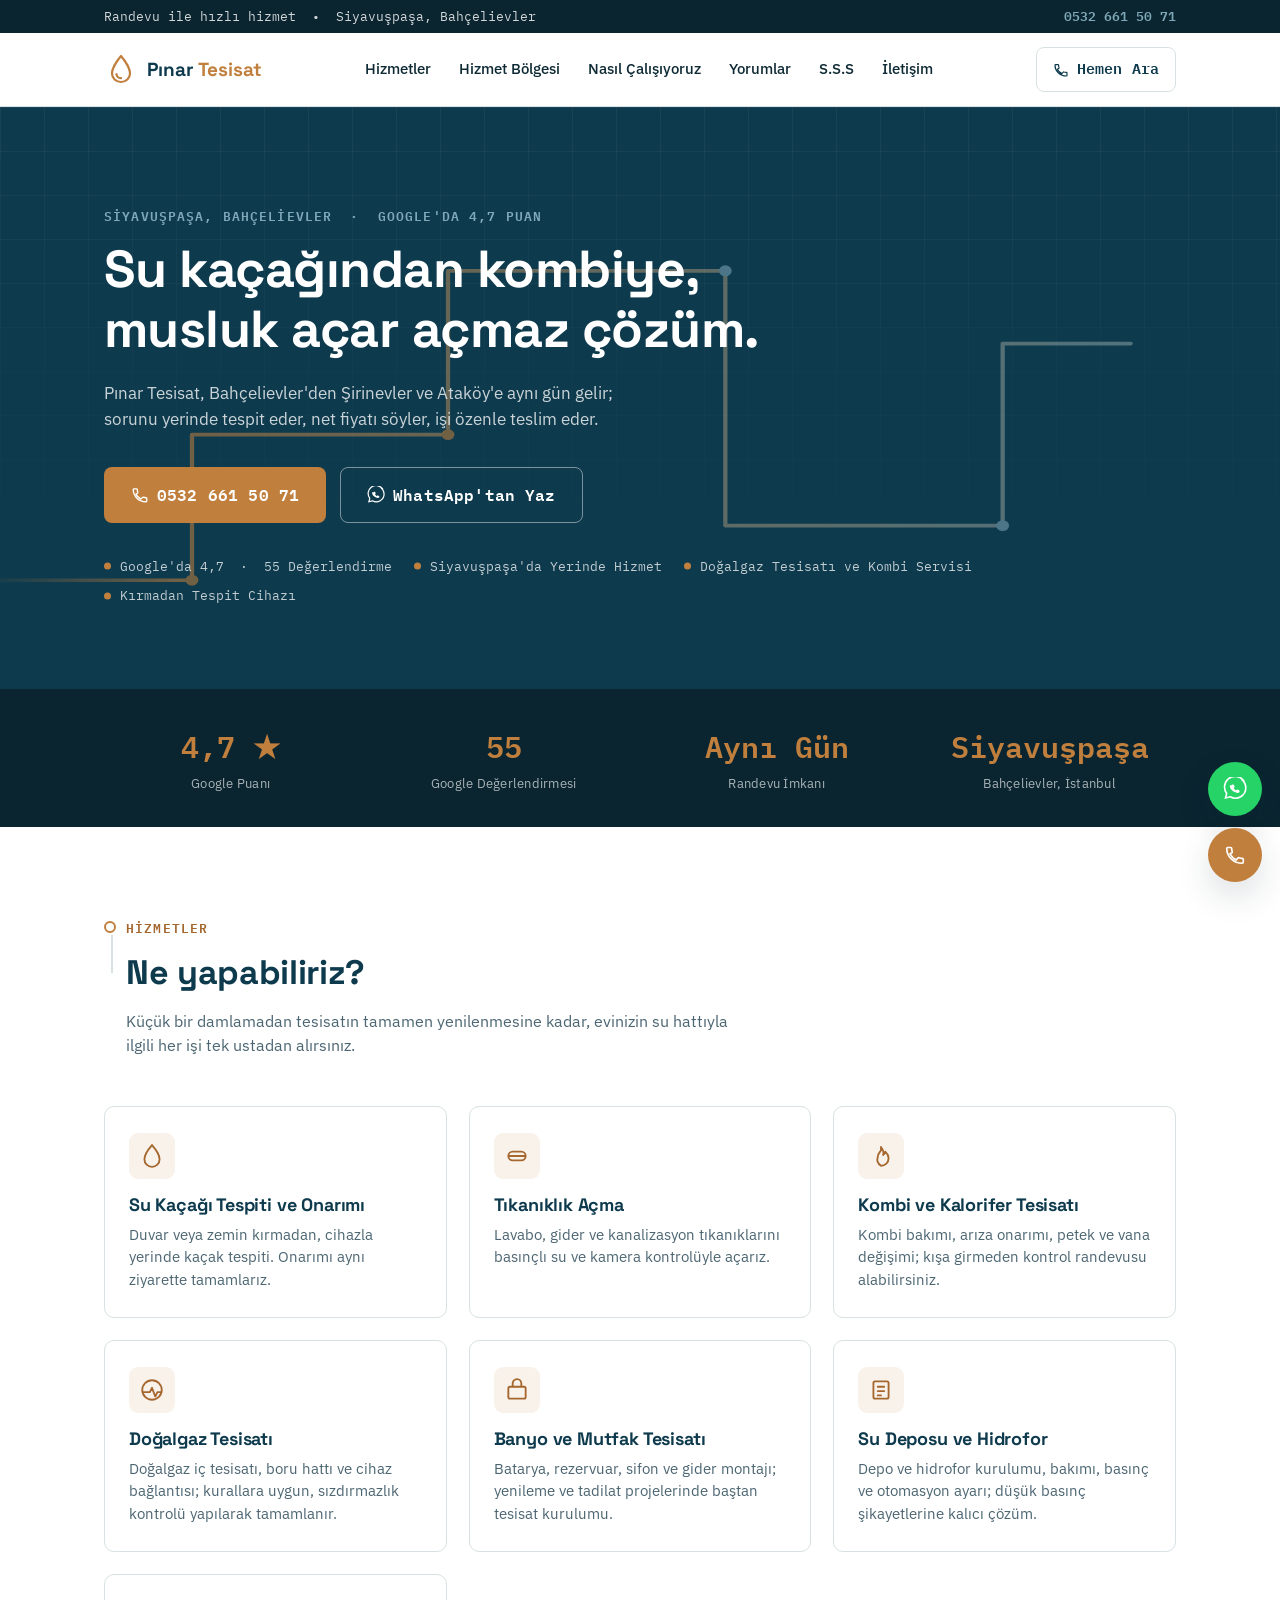
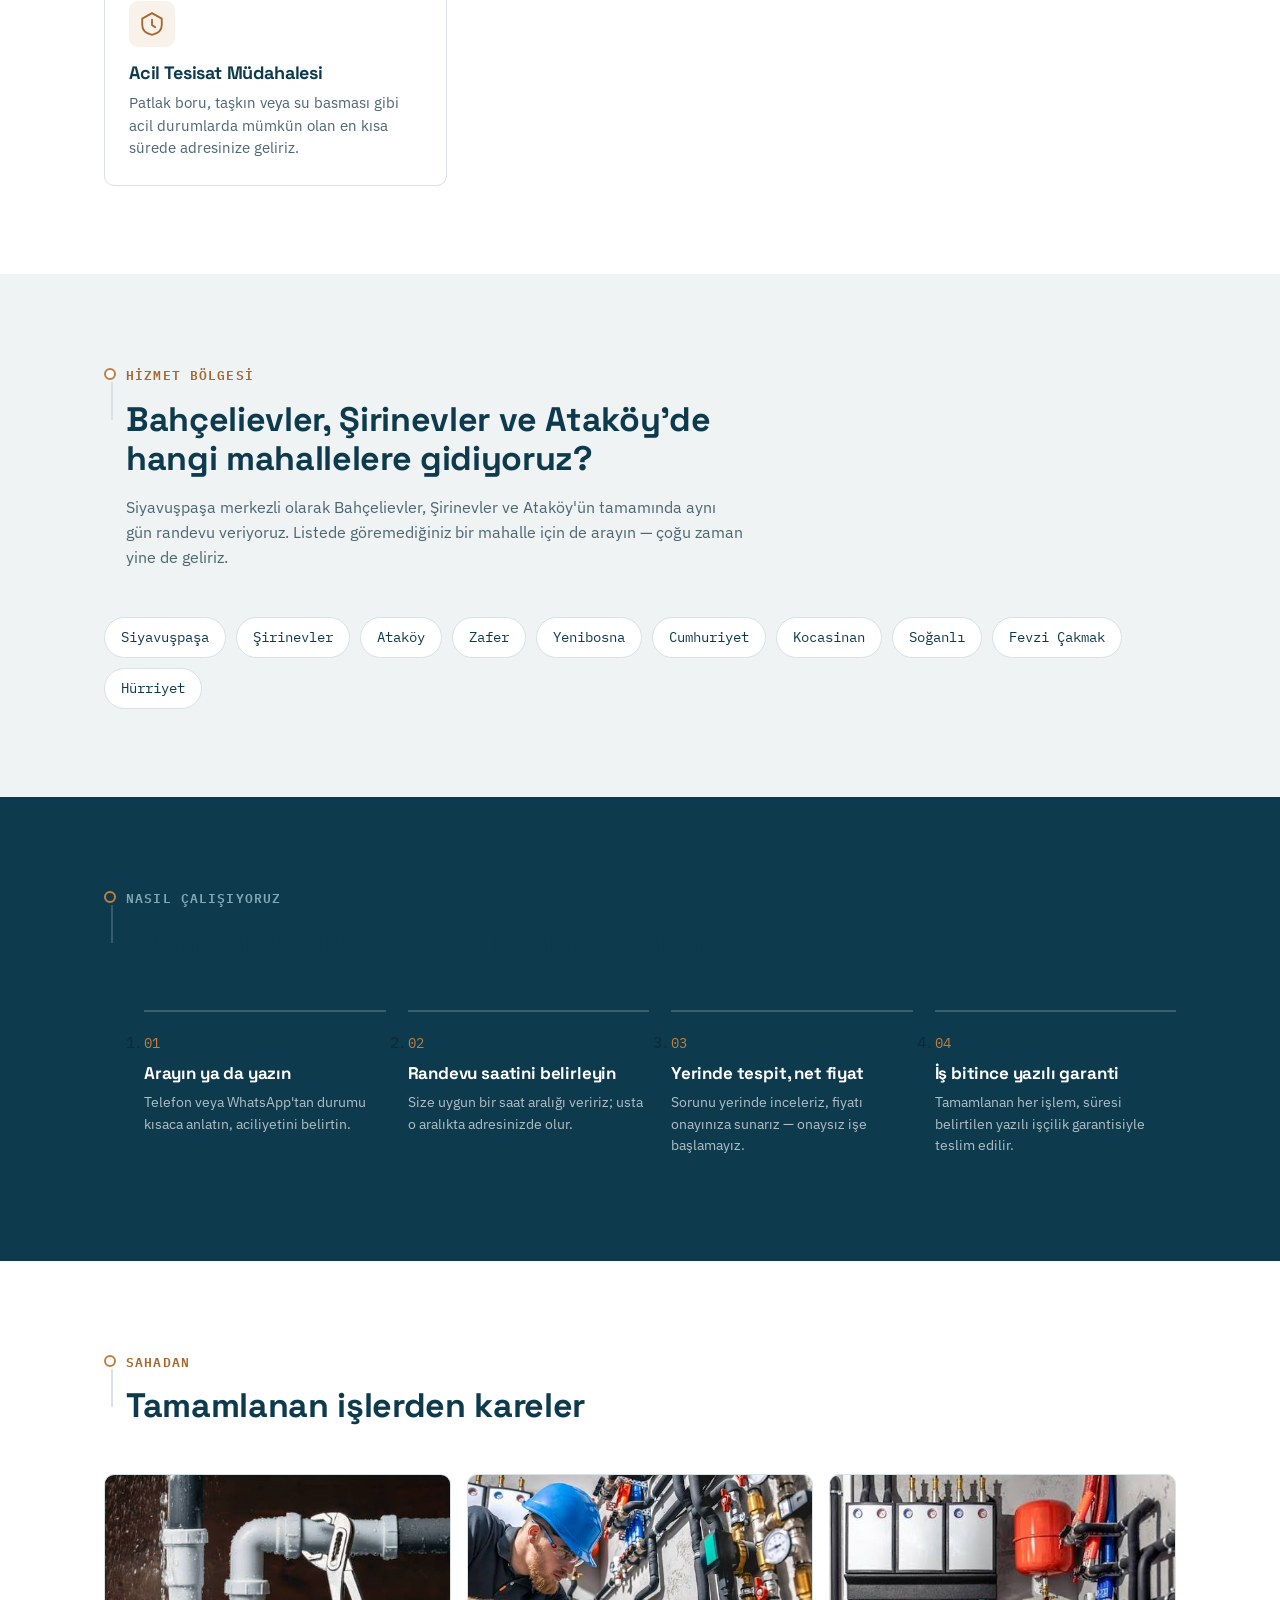
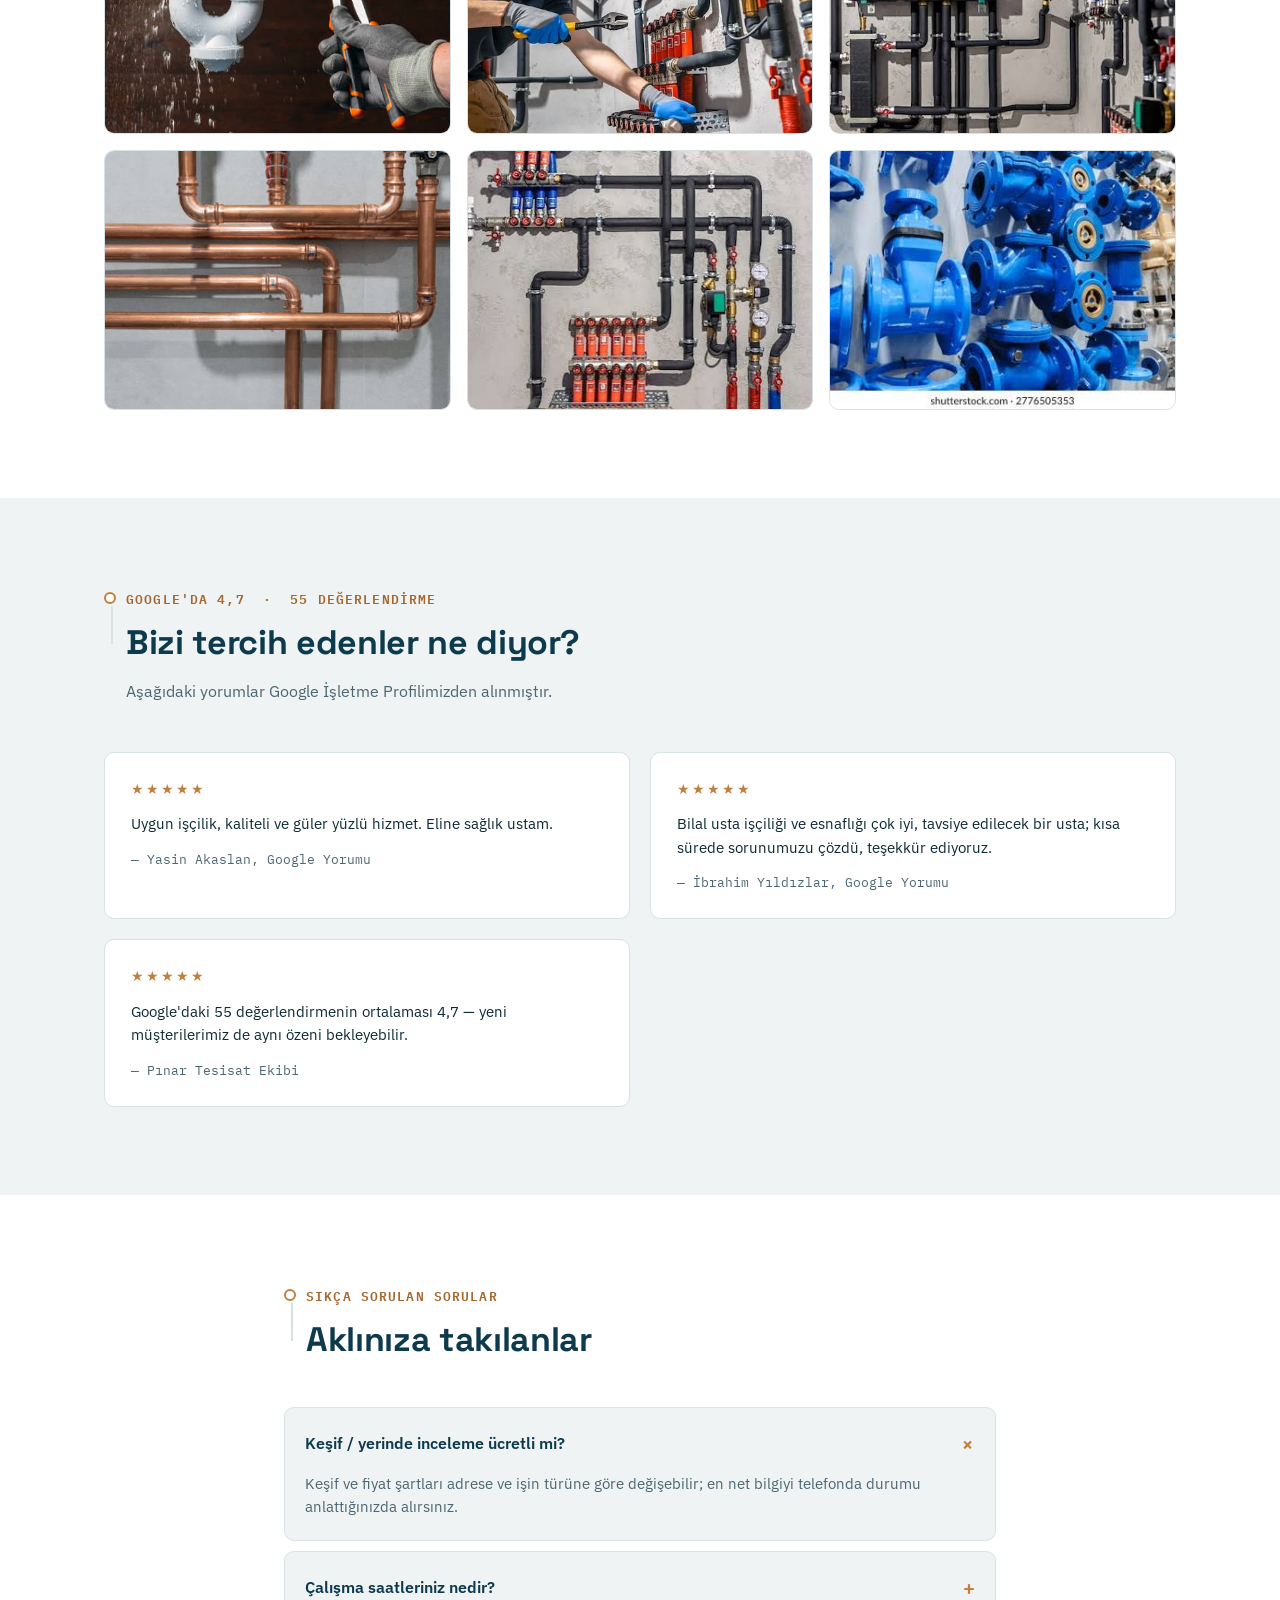
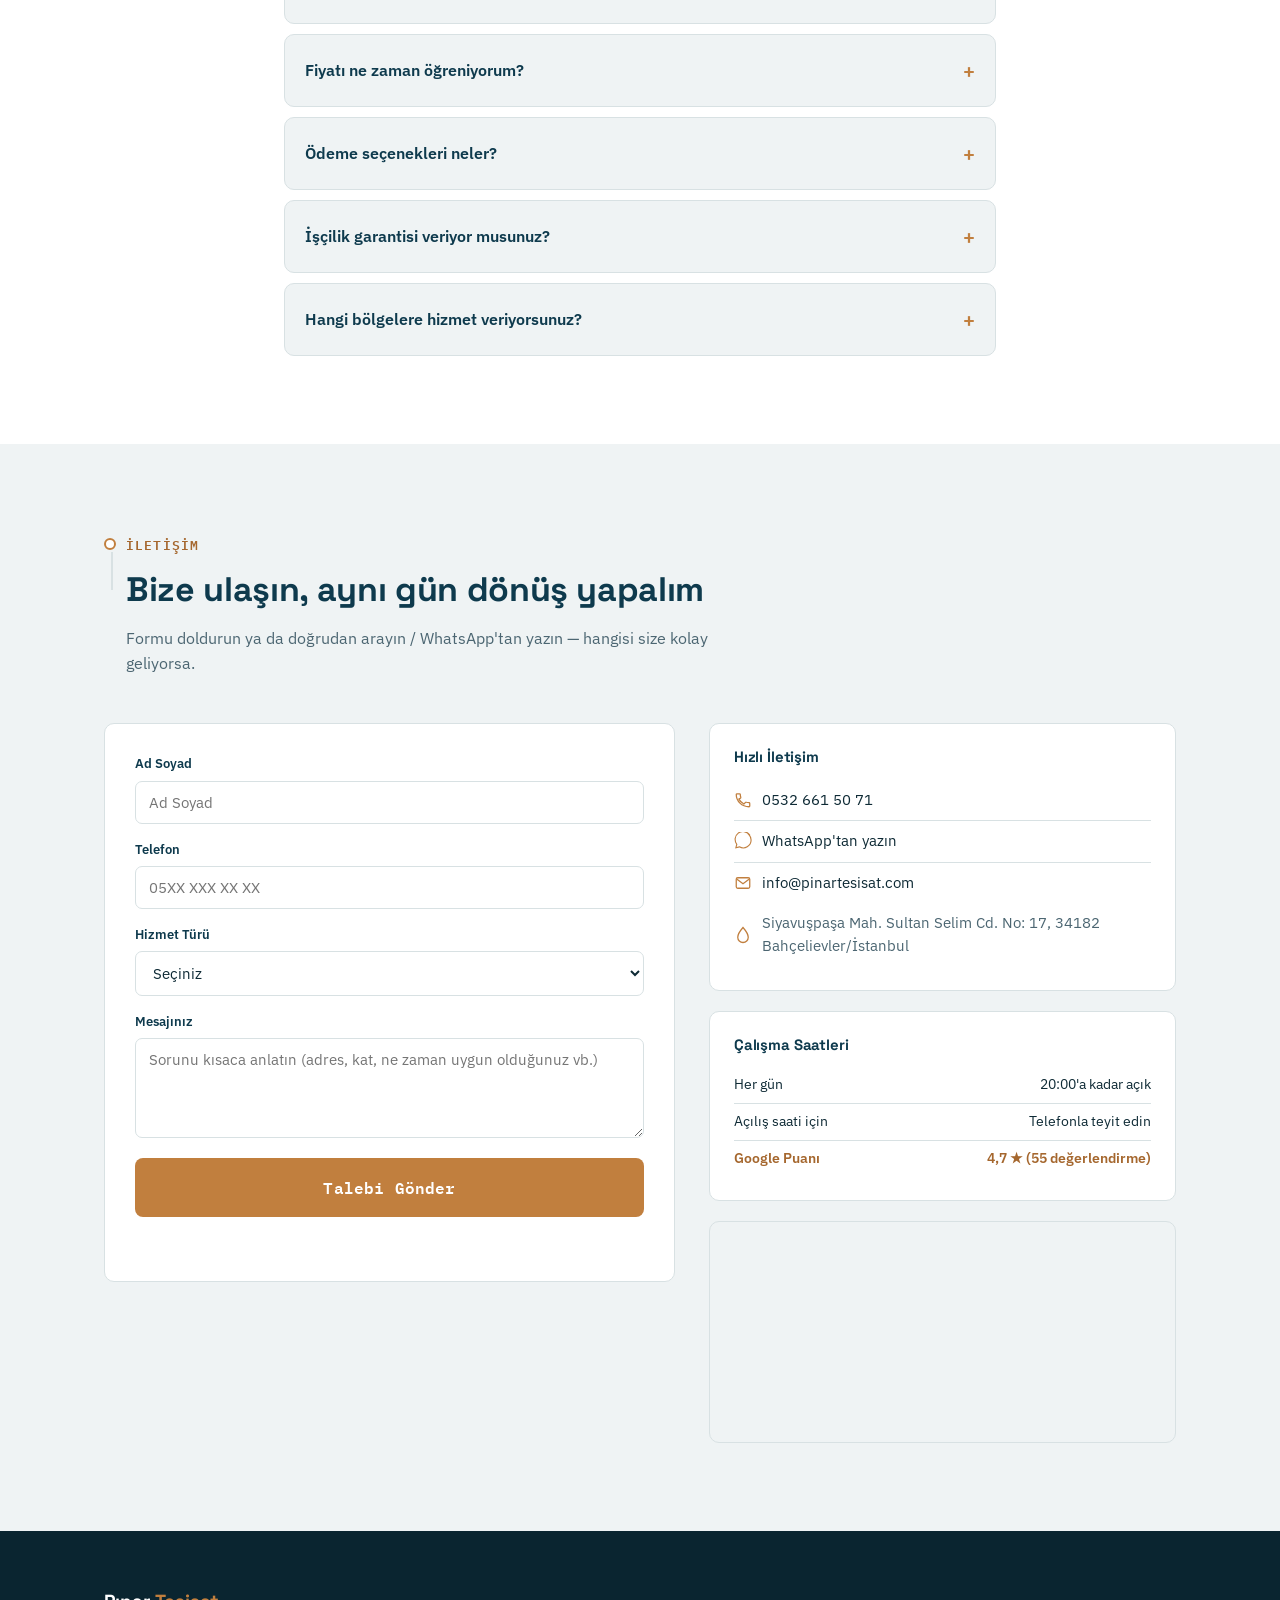
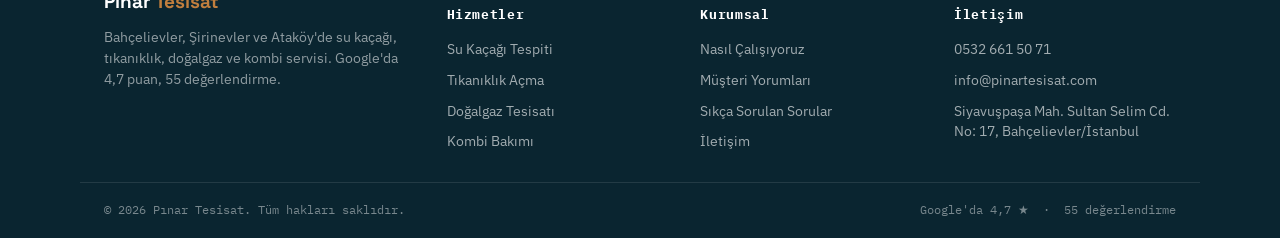
<file: pinar_tesisat/index.html>
<!DOCTYPE html>
<html lang="tr">
<head>
<meta charset="UTF-8">
<meta name="viewport" content="width=device-width, initial-scale=1.0">
<title>Pınar Tesisat | Bahçelievler, Şirinevler, Ataköy Su Kaçağı, Tıkanıklık ve Kombi Servisi</title>
<meta name="description" content="Pınar Tesisat — Bahçelievler/Siyavuşpaşa merkezli, Google'da 4,7 puan ve 55 değerlendirmeli tesisatçı. Bahçelievler, Şirinevler ve Ataköy'de su kaçağı, tıkanıklık, doğalgaz ve kombi servisi.">
<meta property="og:title" content="Pınar Tesisat | Bahçelievler'in 4,7 Puanlı Tesisatçısı">
<meta property="og:description" content="Su kaçağından kombiye, Bahçelievler, Şirinevler ve Ataköy'de aynı gün çözüm. Hemen arayın veya WhatsApp'tan yazın.">
<link rel="icon" type="image/svg+xml" href="images/favicon.svg">
<link rel="preconnect" href="https://fonts.googleapis.com">
<link rel="preconnect" href="https://fonts.gstatic.com" crossorigin>
<link href="https://fonts.googleapis.com/css2?family=Space+Grotesk:wght@500;600;700&family=IBM+Plex+Sans:wght@400;500;600;700&family=IBM+Plex+Mono:wght@500;600&display=swap" rel="stylesheet">
<link rel="stylesheet" href="css/style.css">
</head>
<body>

<!-- ================= ÜST BİLGİ ŞERİDİ ================= -->
<div class="topbar">
  <div class="topbar__inner">
    <span class="topbar__item">Randevu ile hızlı hizmet &nbsp;•&nbsp; Siyavuşpaşa, Bahçelievler</span>
    <a href="tel:+905326615071" class="topbar__phone">0532 661 50 71</a>
  </div>
</div>

<!-- ================= ANA MENÜ ================= -->
<header class="header" id="siteHeader">
  <div class="header__inner">
    <a href="#top" class="brand">
      <svg class="brand__mark" width="34" height="34" viewBox="0 0 34 34" fill="none" xmlns="http://www.w3.org/2000/svg" aria-hidden="true">
        <path d="M17 3C17 3 8 13.5 8 20.5C8 25.194 12.0294 29 17 29C21.9706 29 26 25.194 26 20.5C26 13.5 17 3 17 3Z" stroke="currentColor" stroke-width="2.2" stroke-linejoin="round"/>
        <path d="M12.5 21C12.5 23.4853 14.5147 25.2 17 25.2" stroke="currentColor" stroke-width="2.2" stroke-linecap="round"/>
      </svg>
      <span class="brand__text">Pınar <em>Tesisat</em></span>
    </a>

    <nav class="nav" id="siteNav">
      <a href="#hizmetler">Hizmetler</a>
      <a href="#bolgeler">Hizmet Bölgesi</a>
      <a href="#surec">Nasıl Çalışıyoruz</a>
      <a href="#yorumlar">Yorumlar</a>
      <a href="#sss">S.S.S</a>
      <a href="#iletisim">İletişim</a>
    </nav>

    <div class="header__actions">
      <a href="tel:+905326615071" class="btn btn--ghost header__call">
        <svg width="16" height="16" viewBox="0 0 24 24" fill="none" aria-hidden="true"><path d="M6.6 10.8c1.4 2.8 3.8 5.1 6.6 6.6l2.2-2.2c.3-.3.7-.4 1-.2 1.1.4 2.3.6 3.6.6.6 0 1 .4 1 1V20c0 .6-.4 1-1 1C10.4 21 3 13.6 3 4.8c0-.6.4-1 1-1h3.4c.6 0 1 .4 1 1 0 1.3.2 2.5.6 3.6.1.4 0 .8-.2 1L6.6 10.8Z" stroke="currentColor" stroke-width="1.8" stroke-linejoin="round"/></svg>
        Hemen Ara
      </a>
      <button class="nav__toggle" id="navToggle" aria-label="Menüyü aç" aria-expanded="false">
        <span></span><span></span><span></span>
      </button>
    </div>
  </div>
</header>

<main id="top">

  <!-- ================= HERO ================= -->
  <section class="hero">
    <div class="hero__grid" aria-hidden="true"></div>
    <svg class="hero__pipe" id="heroPipe" viewBox="0 0 1200 640" preserveAspectRatio="none" aria-hidden="true">
      <path id="heroPipePath" d="M-20 520 L180 520 L180 360 L420 360 L420 180 L680 180 L680 460 L940 460 L940 260 L1220 260"
            fill="none" stroke="url(#pipeGrad)" stroke-width="4" stroke-linecap="round" stroke-linejoin="round"/>
      <defs>
        <linearGradient id="pipeGrad" x1="0" y1="0" x2="1" y2="0">
          <stop offset="0" stop-color="#C17F3E" stop-opacity="0"/>
          <stop offset="0.15" stop-color="#C17F3E"/>
          <stop offset="1" stop-color="#7FA8B8"/>
        </linearGradient>
      </defs>
      <circle cx="180" cy="520" r="6" fill="#C17F3E"/>
      <circle cx="420" cy="360" r="6" fill="#C17F3E"/>
      <circle cx="680" cy="180" r="6" fill="#7FA8B8"/>
      <circle cx="940" cy="460" r="6" fill="#7FA8B8"/>
    </svg>

    <div class="hero__inner">
      <span class="eyebrow eyebrow--light">SİYAVUŞPAŞA, BAHÇELİEVLER &nbsp;·&nbsp; GOOGLE'DA 4,7 PUAN</span>
      <h1 class="hero__title">Su kaçağından kombiye,<br>musluk açar açmaz çözüm.</h1>
      <p class="hero__sub">Pınar Tesisat, Bahçelievler'den Şirinevler ve Ataköy'e aynı gün gelir; sorunu yerinde tespit eder, net fiyatı söyler, işi özenle teslim eder.</p>

      <div class="hero__ctas">
        <a href="tel:+905326615071" class="btn btn--brass btn--lg">
          <svg width="18" height="18" viewBox="0 0 24 24" fill="none" aria-hidden="true"><path d="M6.6 10.8c1.4 2.8 3.8 5.1 6.6 6.6l2.2-2.2c.3-.3.7-.4 1-.2 1.1.4 2.3.6 3.6.6.6 0 1 .4 1 1V20c0 .6-.4 1-1 1C10.4 21 3 13.6 3 4.8c0-.6.4-1 1-1h3.4c.6 0 1 .4 1 1 0 1.3.2 2.5.6 3.6.1.4 0 .8-.2 1L6.6 10.8Z" stroke="currentColor" stroke-width="1.8" stroke-linejoin="round"/></svg>
          0532 661 50 71
        </a>
        <a href="https://wa.me/905326615071?text=Merhaba%2C%20bir%20tesisat%20sorunum%20var" target="_blank" rel="noopener" class="btn btn--outline-light btn--lg">
          <svg width="18" height="18" viewBox="0 0 24 24" fill="none" aria-hidden="true"><path d="M20.5 3.5A10.4 10.4 0 0 0 3.7 16.4L2.5 21l4.7-1.2a10.4 10.4 0 0 0 15.6-9.1c0-2.7-1-5.2-3-7.2Z" stroke="currentColor" stroke-width="1.6"/><path d="M8.4 8.6c.2-.6.7-1 1.3-1h.5c.3 0 .6.2.7.5l.6 1.5c.1.3 0 .6-.2.8l-.6.6c.4.9 1.5 2 2.4 2.4l.6-.6c.2-.2.5-.3.8-.2l1.5.6c.3.1.5.4.5.7v.5c0 .7-.5 1.2-1.1 1.4-1.9.5-4.9-1-6.4-2.5C7.5 12 6.4 9.9 7 8" fill="currentColor"/></svg>
          WhatsApp'tan Yaz
        </a>
      </div>

      <ul class="hero__chips">
        <li>Google'da 4,7 &nbsp;·&nbsp; 55 Değerlendirme</li>
        <li>Siyavuşpaşa'da Yerinde Hizmet</li>
        <li>Doğalgaz Tesisatı ve Kombi Servisi</li>
        <li>Kırmadan Tespit Cihazı</li>
      </ul>
    </div>
  </section>

  <!-- ================= GÜVEN İSTATİSTİKLERİ ================= -->
  <section class="stats">
    <div class="stats__inner">
      <div class="stat"><span class="stat__num">4,7 ★</span><span class="stat__label">Google Puanı</span></div>
      <div class="stat"><span class="stat__num">55</span><span class="stat__label">Google Değerlendirmesi</span></div>
      <div class="stat"><span class="stat__num">Aynı Gün</span><span class="stat__label">Randevu İmkanı</span></div>
      <div class="stat"><span class="stat__num">Siyavuşpaşa</span><span class="stat__label">Bahçelievler, İstanbul</span></div>
    </div>
  </section>

  <!-- ================= HİZMETLER ================= -->
  <section class="section" id="hizmetler">
    <div class="section__inner">
      <div class="section__head reveal">
        <span class="joint" aria-hidden="true"></span>
        <span class="eyebrow">HİZMETLER</span>
        <h2>Ne yapabiliriz?</h2>
        <p class="section__desc">Küçük bir damlamadan tesisatın tamamen yenilenmesine kadar, evinizin su hattıyla ilgili her işi tek ustadan alırsınız.</p>
      </div>

      <div class="cards">
        <article class="card reveal">
          <div class="card__icon">
            <svg width="26" height="26" viewBox="0 0 24 24" fill="none"><path d="M12 2s7 8 7 13a7 7 0 1 1-14 0c0-5 7-13 7-13Z" stroke="currentColor" stroke-width="1.7"/></svg>
          </div>
          <h3>Su Kaçağı Tespiti ve Onarımı</h3>
          <p>Duvar veya zemin kırmadan, cihazla yerinde kaçak tespiti. Onarımı aynı ziyarette tamamlarız.</p>
        </article>

        <article class="card reveal">
          <div class="card__icon">
            <svg width="26" height="26" viewBox="0 0 24 24" fill="none"><path d="M4 12h16M4 12a4 4 0 0 1 4-4h8a4 4 0 0 1 4 4M4 12a4 4 0 0 0 4 4h8a4 4 0 0 0 4-4" stroke="currentColor" stroke-width="1.7" stroke-linecap="round"/></svg>
          </div>
          <h3>Tıkanıklık Açma</h3>
          <p>Lavabo, gider ve kanalizasyon tıkanıklarını basınçlı su ve kamera kontrolüyle açarız.</p>
        </article>

        <article class="card reveal">
          <div class="card__icon">
            <svg width="26" height="26" viewBox="0 0 24 24" fill="none"><path d="M12 3v4M12 21a7 7 0 0 0 7-7c0-3-2-5-3-6-.5 2-2 3-2 3s1-3-1-6c-1 3-4 4-4 8a7 7 0 0 0 3 8Z" stroke="currentColor" stroke-width="1.7" stroke-linejoin="round"/></svg>
          </div>
          <h3>Kombi ve Kalorifer Tesisatı</h3>
          <p>Kombi bakımı, arıza onarımı, petek ve vana değişimi; kışa girmeden kontrol randevusu alabilirsiniz.</p>
        </article>

        <article class="card reveal">
          <div class="card__icon">
            <svg width="26" height="26" viewBox="0 0 24 24" fill="none"><path d="M4 14h6l2-4 3 8 2-4h3" stroke="currentColor" stroke-width="1.7" stroke-linecap="round" stroke-linejoin="round"/><circle cx="12" cy="12" r="9" stroke="currentColor" stroke-width="1.7"/></svg>
          </div>
          <h3>Doğalgaz Tesisatı</h3>
          <p>Doğalgaz iç tesisatı, boru hattı ve cihaz bağlantısı; kurallara uygun, sızdırmazlık kontrolü yapılarak tamamlanır.</p>
        </article>

        <article class="card reveal">
          <div class="card__icon">
            <svg width="26" height="26" viewBox="0 0 24 24" fill="none"><rect x="4" y="9" width="16" height="11" rx="1.5" stroke="currentColor" stroke-width="1.7"/><path d="M8 9V6a4 4 0 0 1 8 0v3" stroke="currentColor" stroke-width="1.7"/></svg>
          </div>
          <h3>Banyo ve Mutfak Tesisatı</h3>
          <p>Batarya, rezervuar, sifon ve gider montajı; yenileme ve tadilat projelerinde baştan tesisat kurulumu.</p>
        </article>

        <article class="card reveal">
          <div class="card__icon">
            <svg width="26" height="26" viewBox="0 0 24 24" fill="none"><rect x="5" y="4" width="14" height="16" rx="1.5" stroke="currentColor" stroke-width="1.7"/><path d="M9 9h6M9 13h6M9 17h3" stroke="currentColor" stroke-width="1.7" stroke-linecap="round"/></svg>
          </div>
          <h3>Su Deposu ve Hidrofor</h3>
          <p>Depo ve hidrofor kurulumu, bakımı, basınç ve otomasyon ayarı; düşük basınç şikayetlerine kalıcı çözüm.</p>
        </article>

        <article class="card reveal">
          <div class="card__icon">
            <svg width="26" height="26" viewBox="0 0 24 24" fill="none"><path d="M12 2 3 7v6c0 5 4 8 9 9 5-1 9-4 9-9V7l-9-5Z" stroke="currentColor" stroke-width="1.7" stroke-linejoin="round"/><path d="M12 8v5l3 2" stroke="currentColor" stroke-width="1.7" stroke-linecap="round"/></svg>
          </div>
          <h3>Acil Tesisat Müdahalesi</h3>
          <p>Patlak boru, taşkın veya su basması gibi acil durumlarda mümkün olan en kısa sürede adresinize geliriz.</p>
        </article>
      </div>
    </div>
  </section>

  <!-- ================= HİZMET BÖLGESİ ================= -->
  <section class="section section--muted" id="bolgeler">
    <div class="section__inner">
      <div class="section__head reveal">
        <span class="joint" aria-hidden="true"></span>
        <span class="eyebrow">HİZMET BÖLGESİ</span>
        <h2>Bahçelievler, Şirinevler ve Ataköy'de hangi mahallelere gidiyoruz?</h2>
        <p class="section__desc">Siyavuşpaşa merkezli olarak Bahçelievler, Şirinevler ve Ataköy'ün tamamında aynı gün randevu veriyoruz. Listede göremediğiniz bir mahalle için de arayın — çoğu zaman yine de geliriz.</p>
      </div>

      <ul class="area-tags reveal">
        <li>Siyavuşpaşa</li>
        <li>Şirinevler</li>
        <li>Ataköy</li>
        <li>Zafer</li>
        <li>Yenibosna</li>
        <li>Cumhuriyet</li>
        <li>Kocasinan</li>
        <li>Soğanlı</li>
        <li>Fevzi Çakmak</li>
        <li>Hürriyet</li>
      </ul>
    </div>
  </section>

  <!-- ================= SÜREÇ ================= -->
  <section class="process" id="surec">
    <div class="section__inner">
      <div class="section__head section__head--onDark reveal">
        <span class="joint joint--light" aria-hidden="true"></span>
        <span class="eyebrow eyebrow--light">NASIL ÇALIŞIYORUZ</span>
        <h2>Aramadan işin bitişine kadar 4 adım</h2>
      </div>

      <ol class="steps">
        <li class="step reveal">
          <span class="step__num">01</span>
          <h3>Arayın ya da yazın</h3>
          <p>Telefon veya WhatsApp'tan durumu kısaca anlatın, aciliyetini belirtin.</p>
        </li>
        <li class="step reveal">
          <span class="step__num">02</span>
          <h3>Randevu saatini belirleyin</h3>
          <p>Size uygun bir saat aralığı veririz; usta o aralıkta adresinizde olur.</p>
        </li>
        <li class="step reveal">
          <span class="step__num">03</span>
          <h3>Yerinde tespit, net fiyat</h3>
          <p>Sorunu yerinde inceleriz, fiyatı onayınıza sunarız — onaysız işe başlamayız.</p>
        </li>
        <li class="step reveal">
          <span class="step__num">04</span>
          <h3>İş bitince yazılı garanti</h3>
          <p>Tamamlanan her işlem, süresi belirtilen yazılı işçilik garantisiyle teslim edilir.</p>
        </li>
      </ol>
    </div>
  </section>

  <!-- ================= TAMAMLANAN İŞLER ================= -->
  <section class="section" id="galeri">
    <div class="section__inner">
      <div class="section__head reveal">
        <span class="joint" aria-hidden="true"></span>
        <span class="eyebrow">SAHADAN</span>
        <h2>Tamamlanan işlerden kareler</h2>
      </div>
      <div class="gallery reveal">
        <div class="gallery__item"><img src="images/is-1.jpg" alt="Banyo tesisatı yenileme çalışması" loading="lazy"></div>
        <div class="gallery__item"><img src="images/is-2.jpg" alt="Kombi bakım işlemi" loading="lazy"></div>
        <div class="gallery__item"><img src="images/is-3.jpg" alt="Su kaçağı tespit cihazı ile kontrol" loading="lazy"></div>
        <div class="gallery__item"><img src="images/is-4.jpg" alt="Mutfak gider montajı" loading="lazy"></div>
        <div class="gallery__item"><img src="images/is-5.jpg" alt="Hidrofor bakım çalışması" loading="lazy"></div>
        <div class="gallery__item"><img src="images/is-6.jpg" alt="Tamamlanmış boru tesisatı" loading="lazy"></div>
      </div>
    </div>
  </section>

  <!-- ================= YORUMLAR ================= -->
  <section class="section section--muted" id="yorumlar">
    <div class="section__inner">
      <div class="section__head reveal">
        <span class="joint" aria-hidden="true"></span>
        <span class="eyebrow">GOOGLE'DA 4,7 &nbsp;·&nbsp; 55 DEĞERLENDİRME</span>
        <h2>Bizi tercih edenler ne diyor?</h2>
        <p class="section__desc">Aşağıdaki yorumlar Google İşletme Profilimizden alınmıştır.</p>
      </div>

      <div class="testimonials reveal">
        <figure class="testi">
          <div class="testi__stars" aria-label="5 üzerinden 5 yıldız">★★★★★</div>
          <blockquote>Uygun işçilik, kaliteli ve güler yüzlü hizmet. Eline sağlık ustam.</blockquote>
          <figcaption>— Yasin Akaslan, Google Yorumu</figcaption>
        </figure>
        <figure class="testi">
          <div class="testi__stars" aria-label="5 üzerinden 5 yıldız">★★★★★</div>
          <blockquote>Bilal usta işçiliği ve esnaflığı çok iyi, tavsiye edilecek bir usta; kısa sürede sorunumuzu çözdü, teşekkür ediyoruz.</blockquote>
          <figcaption>— İbrahim Yıldızlar, Google Yorumu</figcaption>
        </figure>
        <figure class="testi">
          <div class="testi__stars" aria-label="5 üzerinden 5 yıldız">★★★★★</div>
          <blockquote>Google'daki 55 değerlendirmenin ortalaması 4,7 — yeni müşterilerimiz de aynı özeni bekleyebilir.</blockquote>
          <figcaption>— Pınar Tesisat Ekibi</figcaption>
        </figure>
      </div>
    </div>
  </section>

  <!-- ================= SSS ================= -->
  <section class="section" id="sss">
    <div class="section__inner section__inner--narrow">
      <div class="section__head reveal">
        <span class="joint" aria-hidden="true"></span>
        <span class="eyebrow">SIKÇA SORULAN SORULAR</span>
        <h2>Aklınıza takılanlar</h2>
      </div>

      <div class="faq reveal">
        <details class="faq__item" open>
          <summary>Keşif / yerinde inceleme ücretli mi?</summary>
          <p>Keşif ve fiyat şartları adrese ve işin türüne göre değişebilir; en net bilgiyi telefonda durumu anlattığınızda alırsınız.</p>
        </details>
        <details class="faq__item">
          <summary>Çalışma saatleriniz nedir?</summary>
          <p>Her gün açığız; kapanış saatimiz 20:00'dir. Kesin açılış saatini ve uygun randevu aralığını telefonda birlikte netleştiririz.</p>
        </details>
        <details class="faq__item">
          <summary>Fiyatı ne zaman öğreniyorum?</summary>
          <p>Usta adresinize gelip sorunu yerinde incelemeden kesin fiyat vermez. Fiyat, işe başlamadan önce onayınıza sunulur.</p>
        </details>
        <details class="faq__item">
          <summary>Ödeme seçenekleri neler?</summary>
          <p>Ödeme yöntemleri için telefonda bilgi alabilirsiniz; iş bitiminde fatura/fiş verilir.</p>
        </details>
        <details class="faq__item">
          <summary>İşçilik garantisi veriyor musunuz?</summary>
          <p>Yapılan işin garanti kapsamı ve süresi, işin türüne göre telefonda veya yerinde netleştirilir.</p>
        </details>
        <details class="faq__item">
          <summary>Hangi bölgelere hizmet veriyorsunuz?</summary>
          <p>Siyavuşpaşa merkezli olarak Bahçelievler, Şirinevler ve Ataköy'ün tamamına gidiyoruz. Mahallenizi yukarıdaki listede göremiyorsanız yine de arayın, çoğu zaman ulaşabiliyoruz.</p>
        </details>
      </div>
    </div>
  </section>

  <!-- ================= İLETİŞİM ================= -->
  <section class="contact" id="iletisim">
    <div class="section__inner">
      <div class="section__head reveal">
        <span class="joint" aria-hidden="true"></span>
        <span class="eyebrow">İLETİŞİM</span>
        <h2>Bize ulaşın, aynı gün dönüş yapalım</h2>
        <p class="section__desc">Formu doldurun ya da doğrudan arayın / WhatsApp'tan yazın — hangisi size kolay geliyorsa.</p>
      </div>

      <div class="contact__grid">
        <form class="form reveal" id="contactForm" novalidate>
          <div class="form__row">
            <label for="adSoyad">Ad Soyad</label>
            <input type="text" id="adSoyad" name="adSoyad" required autocomplete="name" placeholder="Ad Soyad">
          </div>
          <div class="form__row">
            <label for="telefon">Telefon</label>
            <input type="tel" id="telefon" name="telefon" required autocomplete="tel" placeholder="05XX XXX XX XX">
          </div>
          <div class="form__row">
            <label for="hizmet">Hizmet Türü</label>
            <select id="hizmet" name="hizmet" required>
              <option value="" disabled selected>Seçiniz</option>
              <option>Su Kaçağı</option>
              <option>Tıkanıklık Açma</option>
              <option>Kombi / Kalorifer</option>
              <option>Banyo / Mutfak Tesisatı</option>
              <option>Su Deposu / Hidrofor</option>
              <option>Acil Müdahale</option>
              <option>Diğer</option>
            </select>
          </div>
          <div class="form__row">
            <label for="mesaj">Mesajınız</label>
            <textarea id="mesaj" name="mesaj" rows="4" placeholder="Sorunu kısaca anlatın (adres, kat, ne zaman uygun olduğunuz vb.)"></textarea>
          </div>
          <button type="submit" class="btn btn--brass btn--lg form__submit">Talebi Gönder</button>
          <p class="form__note" id="formNote" role="status"></p>
        </form>

        <div class="contact__side reveal">
          <div class="info-card">
            <h3>Hızlı İletişim</h3>
            <a class="info-card__row" href="tel:+905326615071">
              <svg width="18" height="18" viewBox="0 0 24 24" fill="none" aria-hidden="true"><path d="M6.6 10.8c1.4 2.8 3.8 5.1 6.6 6.6l2.2-2.2c.3-.3.7-.4 1-.2 1.1.4 2.3.6 3.6.6.6 0 1 .4 1 1V20c0 .6-.4 1-1 1C10.4 21 3 13.6 3 4.8c0-.6.4-1 1-1h3.4c.6 0 1 .4 1 1 0 1.3.2 2.5.6 3.6.1.4 0 .8-.2 1L6.6 10.8Z" stroke="currentColor" stroke-width="1.7"/></svg>
              0532 661 50 71
            </a>
            <a class="info-card__row" href="https://wa.me/905326615071" target="_blank" rel="noopener">
              <svg width="18" height="18" viewBox="0 0 24 24" fill="none" aria-hidden="true"><path d="M20.5 3.5A10.4 10.4 0 0 0 3.7 16.4L2.5 21l4.7-1.2a10.4 10.4 0 0 0 15.6-9.1c0-2.7-1-5.2-3-7.2Z" stroke="currentColor" stroke-width="1.5"/></svg>
              WhatsApp'tan yazın
            </a>
            <a class="info-card__row" href="mailto:info@pinartesisat.com">
              <svg width="18" height="18" viewBox="0 0 24 24" fill="none" aria-hidden="true"><rect x="3" y="5" width="18" height="14" rx="2" stroke="currentColor" stroke-width="1.7"/><path d="m4 7 8 6 8-6" stroke="currentColor" stroke-width="1.7"/></svg>
              info@pinartesisat.com
            </a>
            <div class="info-card__row info-card__row--static">
              <svg width="18" height="18" viewBox="0 0 24 24" fill="none" aria-hidden="true"><path d="M12 2s7 8 7 13a7 7 0 1 1-14 0c0-5 7-13 7-13Z" stroke="currentColor" stroke-width="1.7"/></svg>
              Siyavuşpaşa Mah. Sultan Selim Cd. No: 17, 34182 Bahçelievler/İstanbul
            </div>
          </div>

          <div class="hours-card">
            <h3>Çalışma Saatleri</h3>
            <div class="hours-row"><span>Her gün</span><span>20:00'a kadar açık</span></div>
            <div class="hours-row"><span>Açılış saati için</span><span>Telefonla teyit edin</span></div>
            <div class="hours-row hours-row--accent"><span>Google Puanı</span><span>4,7 ★ (55 değerlendirme)</span></div>
          </div>

          <div class="map-card">
            <!-- Daha isabetli bir sonuç için Google Haritalar'da işletmenizi bulup "Paylaş > Harita Yerleştir" linkindeki src ile değiştirebilirsiniz -->
            <iframe
              src="https://www.google.com/maps?q=Siyavuşpaşa+Mah.+Sultan+Selim+Cd.+No:17%2C+34182+Bahçelievler%2Fİstanbul&output=embed"
              width="100%" height="220" style="border:0" loading="lazy"
              referrerpolicy="no-referrer-when-downgrade"
              title="Pınar Tesisat konum haritası"></iframe>
          </div>
        </div>
      </div>
    </div>
  </section>

</main>

<!-- ================= FOOTER ================= -->
<footer class="footer">
  <div class="footer__inner">
    <div class="footer__brand">
      <span class="brand__text brand__text--footer">Pınar <em>Tesisat</em></span>
      <p>Bahçelievler, Şirinevler ve Ataköy'de su kaçağı, tıkanıklık, doğalgaz ve kombi servisi. Google'da 4,7 puan, 55 değerlendirme.</p>
    </div>

    <div class="footer__col">
      <h4>Hizmetler</h4>
      <a href="#hizmetler">Su Kaçağı Tespiti</a>
      <a href="#hizmetler">Tıkanıklık Açma</a>
      <a href="#hizmetler">Doğalgaz Tesisatı</a>
      <a href="#hizmetler">Kombi Bakımı</a>
    </div>

    <div class="footer__col">
      <h4>Kurumsal</h4>
      <a href="#surec">Nasıl Çalışıyoruz</a>
      <a href="#yorumlar">Müşteri Yorumları</a>
      <a href="#sss">Sıkça Sorulan Sorular</a>
      <a href="#iletisim">İletişim</a>
    </div>

    <div class="footer__col">
      <h4>İletişim</h4>
      <a href="tel:+905326615071">0532 661 50 71</a>
      <a href="mailto:info@pinartesisat.com">info@pinartesisat.com</a>
      <span>Siyavuşpaşa Mah. Sultan Selim Cd. No: 17, Bahçelievler/İstanbul</span>
    </div>
  </div>
  <div class="footer__bottom">
    <span>© <span id="year"></span> Pınar Tesisat. Tüm hakları saklıdır.</span>
    <span>Google'da 4,7 ★ &nbsp;·&nbsp; 55 değerlendirme</span>
  </div>
</footer>

<!-- ================= SABİT HIZLI İLETİŞİM BUTONLARI ================= -->
<div class="fab-stack" aria-hidden="false">
  <a href="https://wa.me/905326615071" target="_blank" rel="noopener" class="fab fab--whatsapp" aria-label="WhatsApp'tan yazın">
    <svg width="24" height="24" viewBox="0 0 24 24" fill="none" aria-hidden="true"><path d="M20.5 3.5A10.4 10.4 0 0 0 3.7 16.4L2.5 21l4.7-1.2a10.4 10.4 0 0 0 15.6-9.1c0-2.7-1-5.2-3-7.2Z" stroke="currentColor" stroke-width="1.6"/><path d="M8.4 8.6c.2-.6.7-1 1.3-1h.5c.3 0 .6.2.7.5l.6 1.5c.1.3 0 .6-.2.8l-.6.6c.4.9 1.5 2 2.4 2.4l.6-.6c.2-.2.5-.3.8-.2l1.5.6c.3.1.5.4.5.7v.5c0 .7-.5 1.2-1.1 1.4-1.9.5-4.9-1-6.4-2.5C7.5 12 6.4 9.9 7 8" fill="currentColor"/></svg>
  </a>
  <a href="tel:+905326615071" class="fab fab--call" aria-label="Hemen ara">
    <svg width="22" height="22" viewBox="0 0 24 24" fill="none" aria-hidden="true"><path d="M6.6 10.8c1.4 2.8 3.8 5.1 6.6 6.6l2.2-2.2c.3-.3.7-.4 1-.2 1.1.4 2.3.6 3.6.6.6 0 1 .4 1 1V20c0 .6-.4 1-1 1C10.4 21 3 13.6 3 4.8c0-.6.4-1 1-1h3.4c.6 0 1 .4 1 1 0 1.3.2 2.5.6 3.6.1.4 0 .8-.2 1L6.6 10.8Z" stroke="currentColor" stroke-width="1.8"/></svg>
  </a>
</div>

<script src="js/script.js"></script>
</body>
</html>
</file>
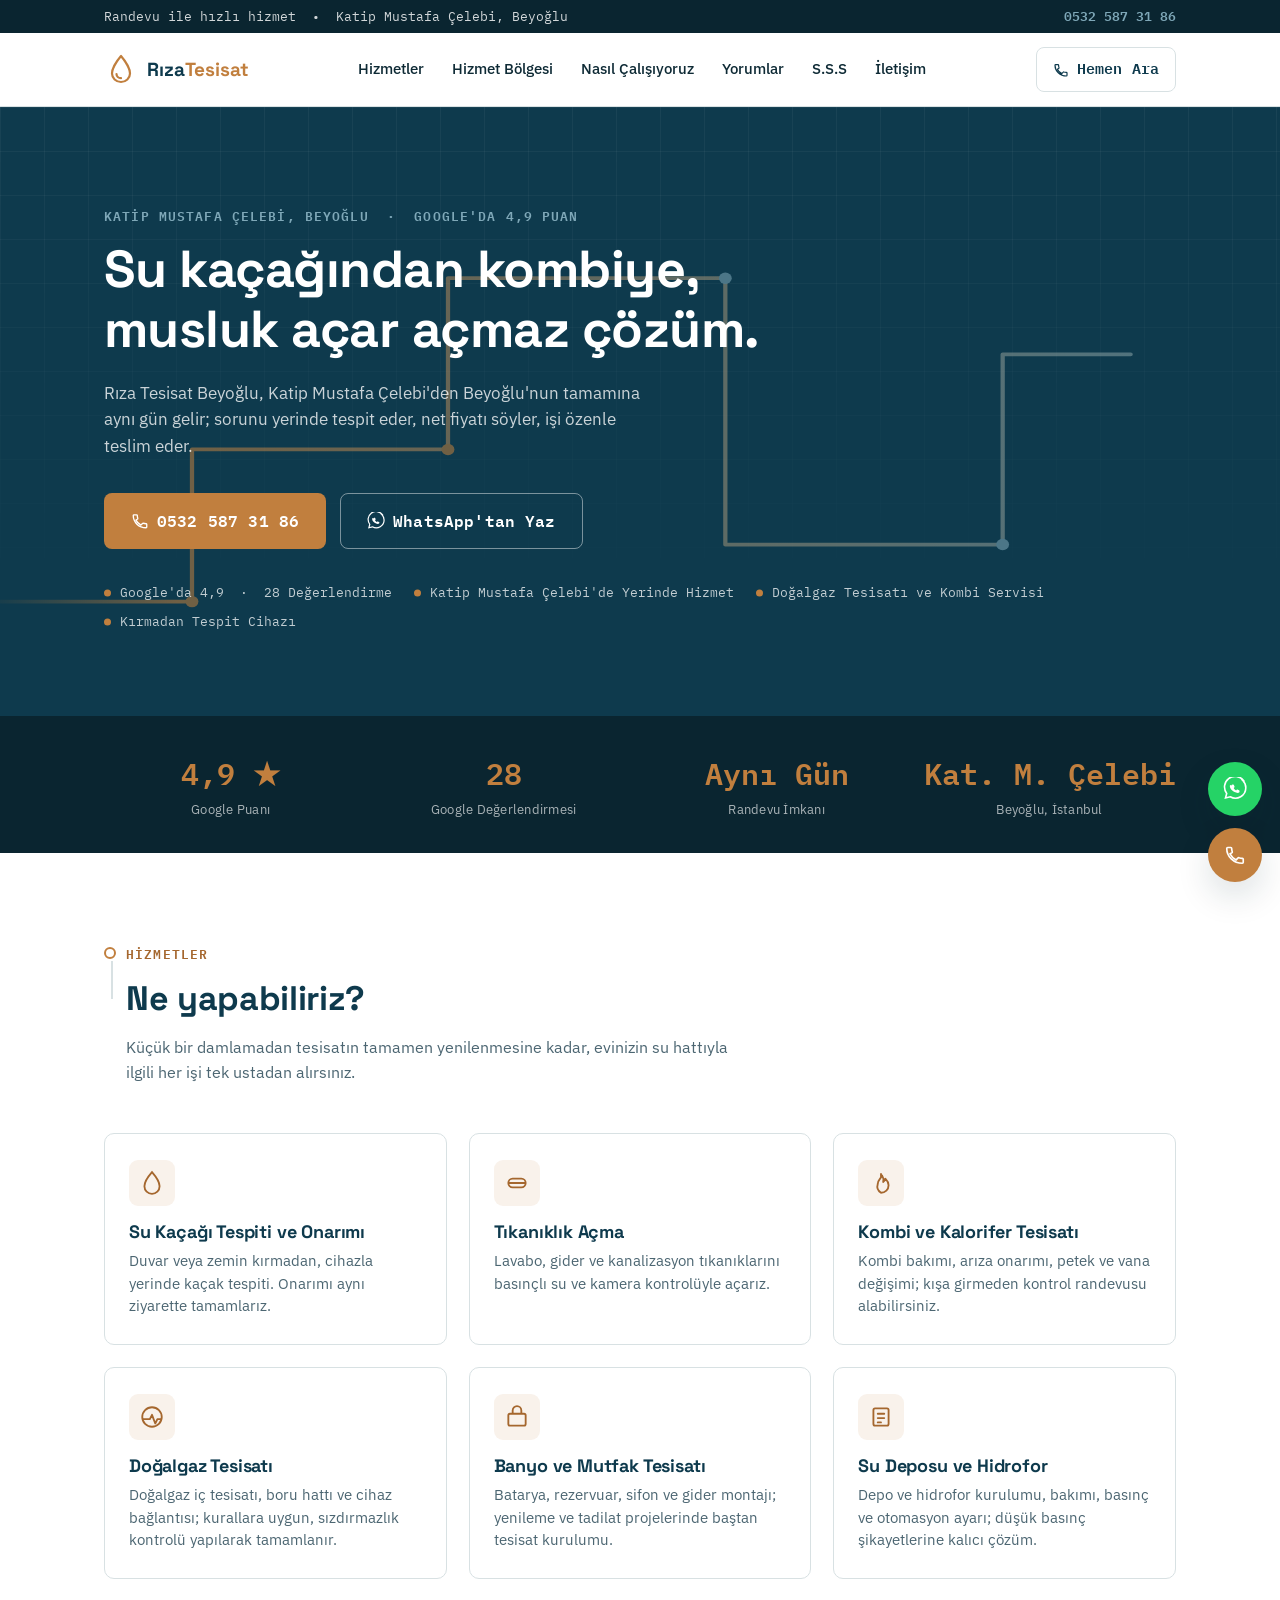
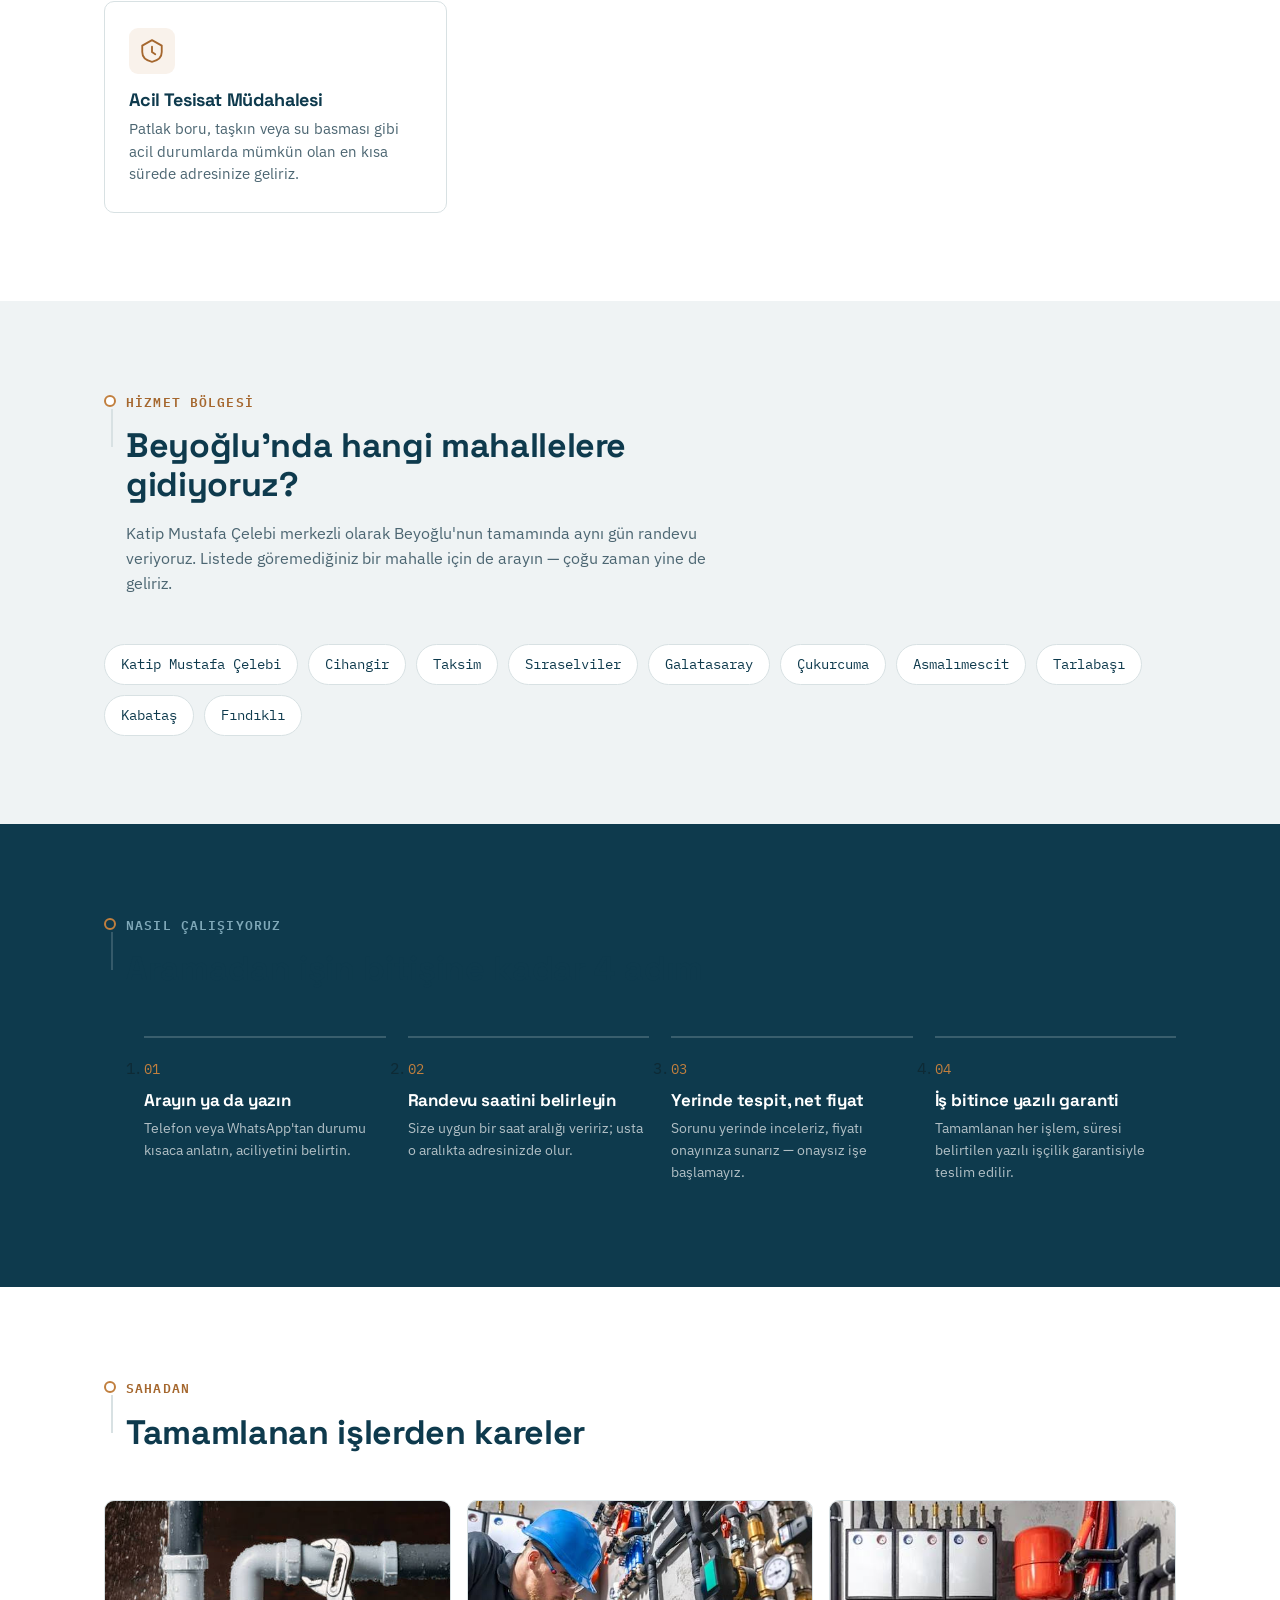
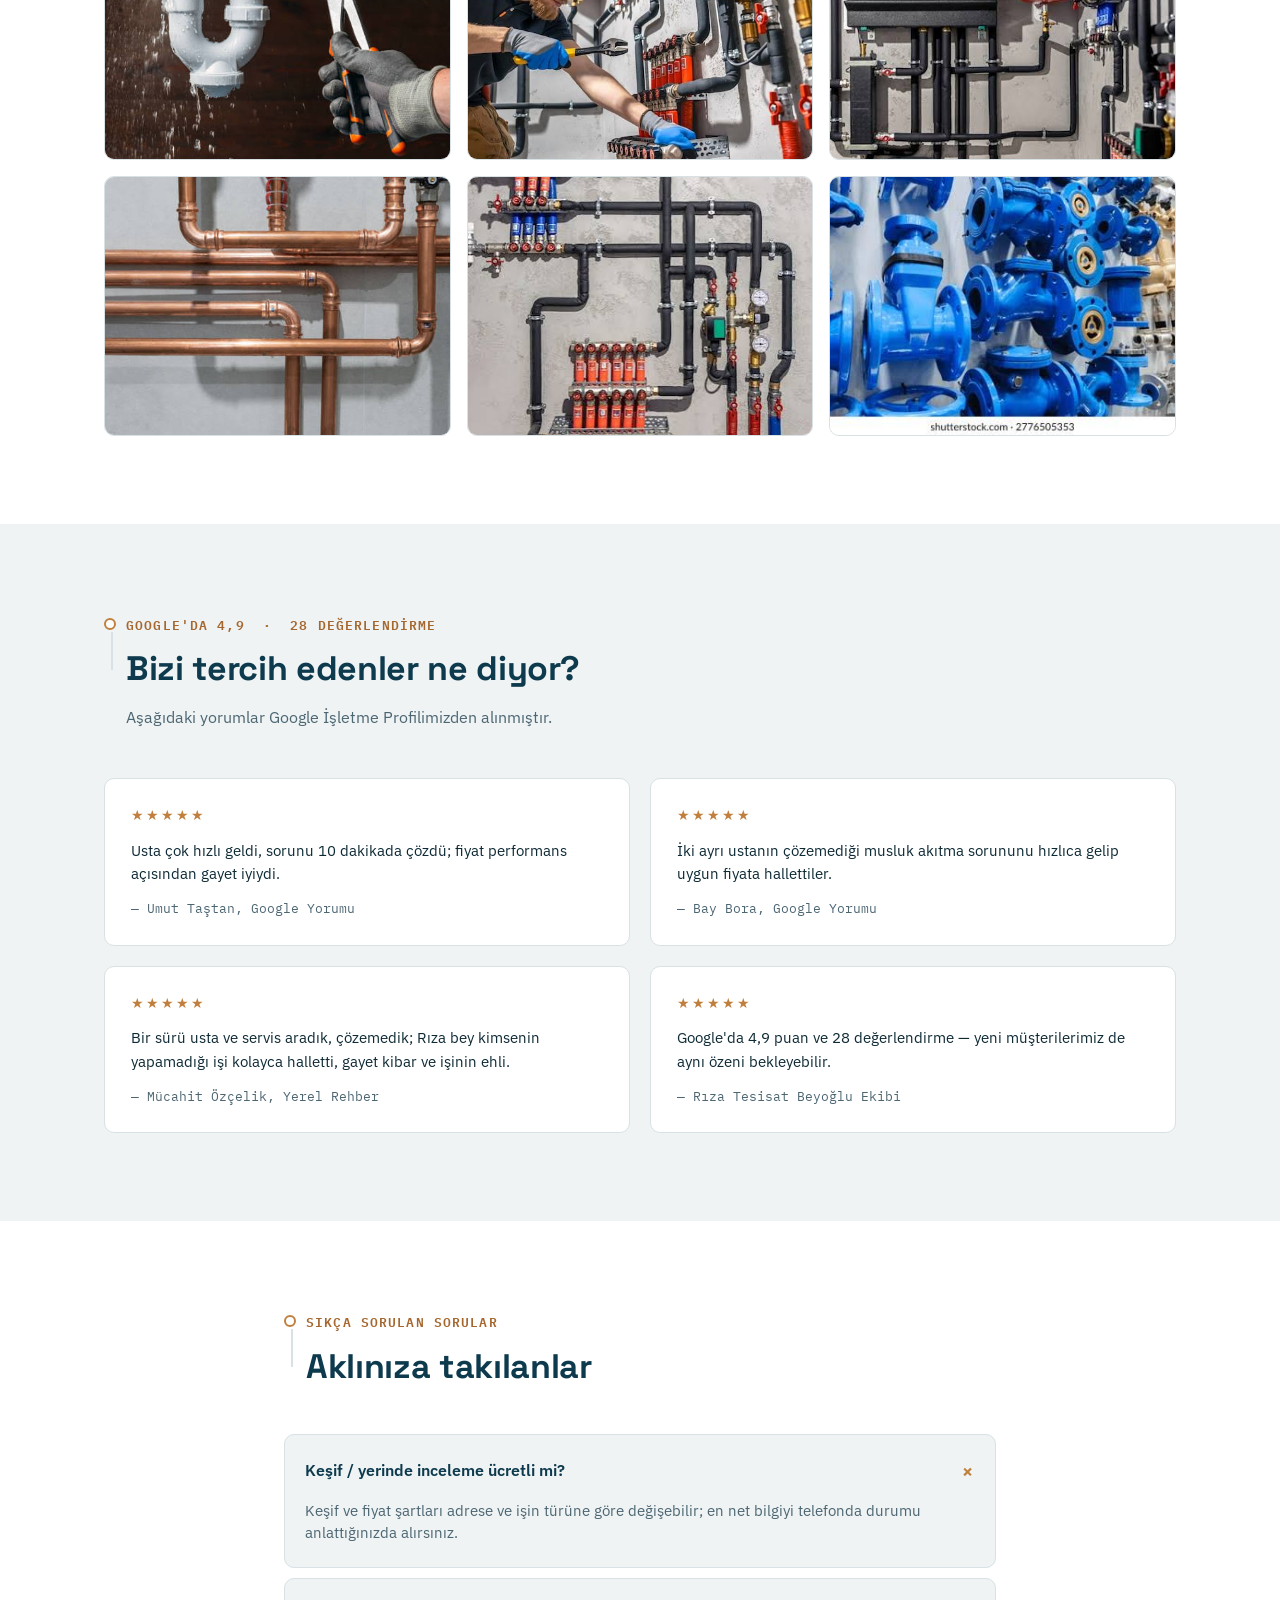
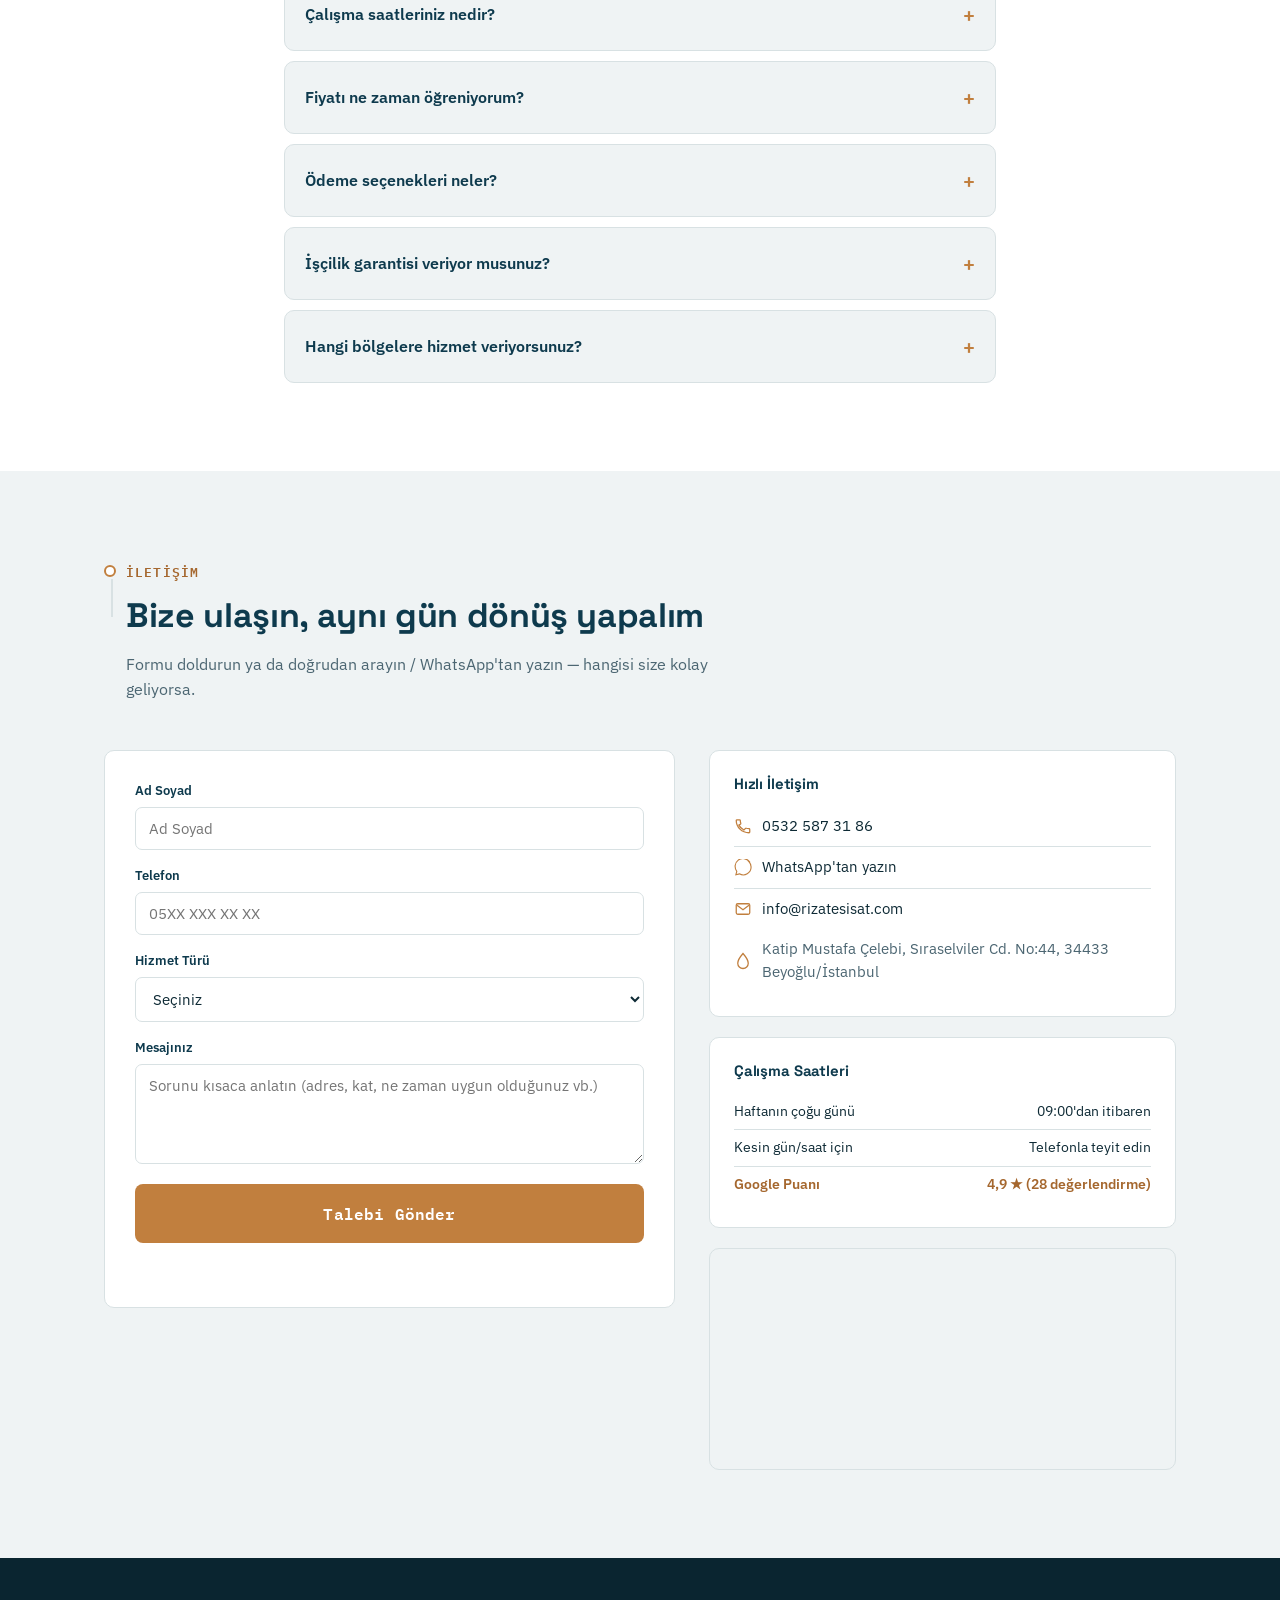
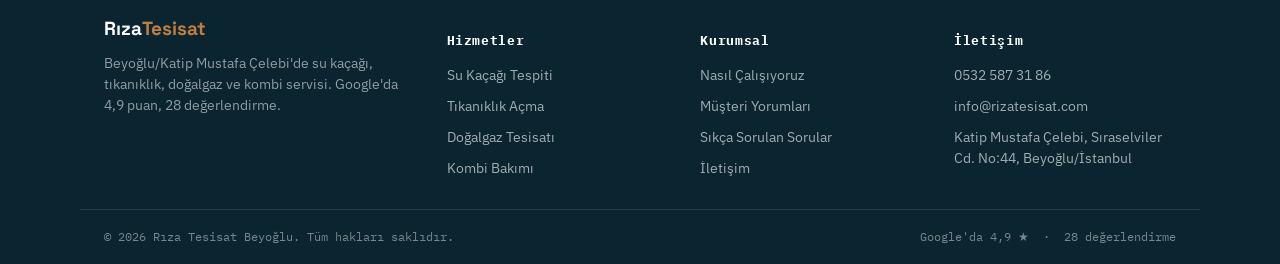
<file: riza_tesisat/index.html>
<!DOCTYPE html>
<html lang="tr">
<head>
<meta charset="UTF-8">
<meta name="viewport" content="width=device-width, initial-scale=1.0">
<title>Rıza Tesisat Beyoğlu | Su Kaçağı, Tıkanıklık ve Kombi Servisi</title>
<meta name="description" content="Rıza Tesisat Beyoğlu — Katip Mustafa Çelebi merkezli, Google'da 4,9 puan ve 28 değerlendirmeli tesisatçı. Su kaçağı, tıkanıklık, doğalgaz ve kombi servisi.">
<meta property="og:title" content="Rıza Tesisat Beyoğlu | 4,9 Puanlı Tesisatçı">
<meta property="og:description" content="Su kaçağından kombiye, Beyoğlu'nda aynı gün çözüm. Hemen arayın veya WhatsApp'tan yazın.">
<link rel="icon" type="image/svg+xml" href="images/favicon.svg">
<link rel="preconnect" href="https://fonts.googleapis.com">
<link rel="preconnect" href="https://fonts.gstatic.com" crossorigin>
<link href="https://fonts.googleapis.com/css2?family=Space+Grotesk:wght@500;600;700&family=IBM+Plex+Sans:wght@400;500;600;700&family=IBM+Plex+Mono:wght@500;600&display=swap" rel="stylesheet">
<link rel="stylesheet" href="css/style.css">
</head>
<body>

<!-- ================= ÜST BİLGİ ŞERİDİ ================= -->
<div class="topbar">
  <div class="topbar__inner">
    <span class="topbar__item">Randevu ile hızlı hizmet &nbsp;•&nbsp; Katip Mustafa Çelebi, Beyoğlu</span>
    <a href="tel:+905325873186" class="topbar__phone">0532 587 31 86</a>
  </div>
</div>

<!-- ================= ANA MENÜ ================= -->
<header class="header" id="siteHeader">
  <div class="header__inner">
    <a href="#top" class="brand">
      <svg class="brand__mark" width="34" height="34" viewBox="0 0 34 34" fill="none" xmlns="http://www.w3.org/2000/svg" aria-hidden="true">
        <path d="M17 3C17 3 8 13.5 8 20.5C8 25.194 12.0294 29 17 29C21.9706 29 26 25.194 26 20.5C26 13.5 17 3 17 3Z" stroke="currentColor" stroke-width="2.2" stroke-linejoin="round"/>
        <path d="M12.5 21C12.5 23.4853 14.5147 25.2 17 25.2" stroke="currentColor" stroke-width="2.2" stroke-linecap="round"/>
      </svg>
      <span class="brand__text">Rıza<em>Tesisat</em></span>
    </a>

    <nav class="nav" id="siteNav">
      <a href="#hizmetler">Hizmetler</a>
      <a href="#bolgeler">Hizmet Bölgesi</a>
      <a href="#surec">Nasıl Çalışıyoruz</a>
      <a href="#yorumlar">Yorumlar</a>
      <a href="#sss">S.S.S</a>
      <a href="#iletisim">İletişim</a>
    </nav>

    <div class="header__actions">
      <a href="tel:+905325873186" class="btn btn--ghost header__call">
        <svg width="16" height="16" viewBox="0 0 24 24" fill="none" aria-hidden="true"><path d="M6.6 10.8c1.4 2.8 3.8 5.1 6.6 6.6l2.2-2.2c.3-.3.7-.4 1-.2 1.1.4 2.3.6 3.6.6.6 0 1 .4 1 1V20c0 .6-.4 1-1 1C10.4 21 3 13.6 3 4.8c0-.6.4-1 1-1h3.4c.6 0 1 .4 1 1 0 1.3.2 2.5.6 3.6.1.4 0 .8-.2 1L6.6 10.8Z" stroke="currentColor" stroke-width="1.8" stroke-linejoin="round"/></svg>
        Hemen Ara
      </a>
      <button class="nav__toggle" id="navToggle" aria-label="Menüyü aç" aria-expanded="false">
        <span></span><span></span><span></span>
      </button>
    </div>
  </div>
</header>

<main id="top">

  <!-- ================= HERO ================= -->
  <section class="hero">
    <div class="hero__grid" aria-hidden="true"></div>
    <svg class="hero__pipe" id="heroPipe" viewBox="0 0 1200 640" preserveAspectRatio="none" aria-hidden="true">
      <path id="heroPipePath" d="M-20 520 L180 520 L180 360 L420 360 L420 180 L680 180 L680 460 L940 460 L940 260 L1220 260"
            fill="none" stroke="url(#pipeGrad)" stroke-width="4" stroke-linecap="round" stroke-linejoin="round"/>
      <defs>
        <linearGradient id="pipeGrad" x1="0" y1="0" x2="1" y2="0">
          <stop offset="0" stop-color="#C17F3E" stop-opacity="0"/>
          <stop offset="0.15" stop-color="#C17F3E"/>
          <stop offset="1" stop-color="#7FA8B8"/>
        </linearGradient>
      </defs>
      <circle cx="180" cy="520" r="6" fill="#C17F3E"/>
      <circle cx="420" cy="360" r="6" fill="#C17F3E"/>
      <circle cx="680" cy="180" r="6" fill="#7FA8B8"/>
      <circle cx="940" cy="460" r="6" fill="#7FA8B8"/>
    </svg>

    <div class="hero__inner">
      <span class="eyebrow eyebrow--light">KATİP MUSTAFA ÇELEBİ, BEYOĞLU &nbsp;·&nbsp; GOOGLE'DA 4,9 PUAN</span>
      <h1 class="hero__title">Su kaçağından kombiye,<br>musluk açar açmaz çözüm.</h1>
      <p class="hero__sub">Rıza Tesisat Beyoğlu, Katip Mustafa Çelebi'den Beyoğlu'nun tamamına aynı gün gelir; sorunu yerinde tespit eder, net fiyatı söyler, işi özenle teslim eder.</p>

      <div class="hero__ctas">
        <a href="tel:+905325873186" class="btn btn--brass btn--lg">
          <svg width="18" height="18" viewBox="0 0 24 24" fill="none" aria-hidden="true"><path d="M6.6 10.8c1.4 2.8 3.8 5.1 6.6 6.6l2.2-2.2c.3-.3.7-.4 1-.2 1.1.4 2.3.6 3.6.6.6 0 1 .4 1 1V20c0 .6-.4 1-1 1C10.4 21 3 13.6 3 4.8c0-.6.4-1 1-1h3.4c.6 0 1 .4 1 1 0 1.3.2 2.5.6 3.6.1.4 0 .8-.2 1L6.6 10.8Z" stroke="currentColor" stroke-width="1.8" stroke-linejoin="round"/></svg>
          0532 587 31 86
        </a>
        <a href="https://wa.me/905325873186?text=Merhaba%2C%20bir%20tesisat%20sorunum%20var" target="_blank" rel="noopener" class="btn btn--outline-light btn--lg">
          <svg width="18" height="18" viewBox="0 0 24 24" fill="none" aria-hidden="true"><path d="M20.5 3.5A10.4 10.4 0 0 0 3.7 16.4L2.5 21l4.7-1.2a10.4 10.4 0 0 0 15.6-9.1c0-2.7-1-5.2-3-7.2Z" stroke="currentColor" stroke-width="1.6"/><path d="M8.4 8.6c.2-.6.7-1 1.3-1h.5c.3 0 .6.2.7.5l.6 1.5c.1.3 0 .6-.2.8l-.6.6c.4.9 1.5 2 2.4 2.4l.6-.6c.2-.2.5-.3.8-.2l1.5.6c.3.1.5.4.5.7v.5c0 .7-.5 1.2-1.1 1.4-1.9.5-4.9-1-6.4-2.5C7.5 12 6.4 9.9 7 8" fill="currentColor"/></svg>
          WhatsApp'tan Yaz
        </a>
      </div>

      <ul class="hero__chips">
        <li>Google'da 4,9 &nbsp;·&nbsp; 28 Değerlendirme</li>
        <li>Katip Mustafa Çelebi'de Yerinde Hizmet</li>
        <li>Doğalgaz Tesisatı ve Kombi Servisi</li>
        <li>Kırmadan Tespit Cihazı</li>
      </ul>
    </div>
  </section>

  <!-- ================= GÜVEN İSTATİSTİKLERİ ================= -->
  <section class="stats">
    <div class="stats__inner">
      <div class="stat"><span class="stat__num">4,9 ★</span><span class="stat__label">Google Puanı</span></div>
      <div class="stat"><span class="stat__num">28</span><span class="stat__label">Google Değerlendirmesi</span></div>
      <div class="stat"><span class="stat__num">Aynı Gün</span><span class="stat__label">Randevu İmkanı</span></div>
      <div class="stat"><span class="stat__num">Kat. M. Çelebi</span><span class="stat__label">Beyoğlu, İstanbul</span></div>
    </div>
  </section>

  <!-- ================= HİZMETLER ================= -->
  <section class="section" id="hizmetler">
    <div class="section__inner">
      <div class="section__head reveal">
        <span class="joint" aria-hidden="true"></span>
        <span class="eyebrow">HİZMETLER</span>
        <h2>Ne yapabiliriz?</h2>
        <p class="section__desc">Küçük bir damlamadan tesisatın tamamen yenilenmesine kadar, evinizin su hattıyla ilgili her işi tek ustadan alırsınız.</p>
      </div>

      <div class="cards">
        <article class="card reveal">
          <div class="card__icon">
            <svg width="26" height="26" viewBox="0 0 24 24" fill="none"><path d="M12 2s7 8 7 13a7 7 0 1 1-14 0c0-5 7-13 7-13Z" stroke="currentColor" stroke-width="1.7"/></svg>
          </div>
          <h3>Su Kaçağı Tespiti ve Onarımı</h3>
          <p>Duvar veya zemin kırmadan, cihazla yerinde kaçak tespiti. Onarımı aynı ziyarette tamamlarız.</p>
        </article>

        <article class="card reveal">
          <div class="card__icon">
            <svg width="26" height="26" viewBox="0 0 24 24" fill="none"><path d="M4 12h16M4 12a4 4 0 0 1 4-4h8a4 4 0 0 1 4 4M4 12a4 4 0 0 0 4 4h8a4 4 0 0 0 4-4" stroke="currentColor" stroke-width="1.7" stroke-linecap="round"/></svg>
          </div>
          <h3>Tıkanıklık Açma</h3>
          <p>Lavabo, gider ve kanalizasyon tıkanıklarını basınçlı su ve kamera kontrolüyle açarız.</p>
        </article>

        <article class="card reveal">
          <div class="card__icon">
            <svg width="26" height="26" viewBox="0 0 24 24" fill="none"><path d="M12 3v4M12 21a7 7 0 0 0 7-7c0-3-2-5-3-6-.5 2-2 3-2 3s1-3-1-6c-1 3-4 4-4 8a7 7 0 0 0 3 8Z" stroke="currentColor" stroke-width="1.7" stroke-linejoin="round"/></svg>
          </div>
          <h3>Kombi ve Kalorifer Tesisatı</h3>
          <p>Kombi bakımı, arıza onarımı, petek ve vana değişimi; kışa girmeden kontrol randevusu alabilirsiniz.</p>
        </article>

        <article class="card reveal">
          <div class="card__icon">
            <svg width="26" height="26" viewBox="0 0 24 24" fill="none"><path d="M4 14h6l2-4 3 8 2-4h3" stroke="currentColor" stroke-width="1.7" stroke-linecap="round" stroke-linejoin="round"/><circle cx="12" cy="12" r="9" stroke="currentColor" stroke-width="1.7"/></svg>
          </div>
          <h3>Doğalgaz Tesisatı</h3>
          <p>Doğalgaz iç tesisatı, boru hattı ve cihaz bağlantısı; kurallara uygun, sızdırmazlık kontrolü yapılarak tamamlanır.</p>
        </article>

        <article class="card reveal">
          <div class="card__icon">
            <svg width="26" height="26" viewBox="0 0 24 24" fill="none"><rect x="4" y="9" width="16" height="11" rx="1.5" stroke="currentColor" stroke-width="1.7"/><path d="M8 9V6a4 4 0 0 1 8 0v3" stroke="currentColor" stroke-width="1.7"/></svg>
          </div>
          <h3>Banyo ve Mutfak Tesisatı</h3>
          <p>Batarya, rezervuar, sifon ve gider montajı; yenileme ve tadilat projelerinde baştan tesisat kurulumu.</p>
        </article>

        <article class="card reveal">
          <div class="card__icon">
            <svg width="26" height="26" viewBox="0 0 24 24" fill="none"><rect x="5" y="4" width="14" height="16" rx="1.5" stroke="currentColor" stroke-width="1.7"/><path d="M9 9h6M9 13h6M9 17h3" stroke="currentColor" stroke-width="1.7" stroke-linecap="round"/></svg>
          </div>
          <h3>Su Deposu ve Hidrofor</h3>
          <p>Depo ve hidrofor kurulumu, bakımı, basınç ve otomasyon ayarı; düşük basınç şikayetlerine kalıcı çözüm.</p>
        </article>

        <article class="card reveal">
          <div class="card__icon">
            <svg width="26" height="26" viewBox="0 0 24 24" fill="none"><path d="M12 2 3 7v6c0 5 4 8 9 9 5-1 9-4 9-9V7l-9-5Z" stroke="currentColor" stroke-width="1.7" stroke-linejoin="round"/><path d="M12 8v5l3 2" stroke="currentColor" stroke-width="1.7" stroke-linecap="round"/></svg>
          </div>
          <h3>Acil Tesisat Müdahalesi</h3>
          <p>Patlak boru, taşkın veya su basması gibi acil durumlarda mümkün olan en kısa sürede adresinize geliriz.</p>
        </article>
      </div>
    </div>
  </section>

  <!-- ================= HİZMET BÖLGESİ ================= -->
  <section class="section section--muted" id="bolgeler">
    <div class="section__inner">
      <div class="section__head reveal">
        <span class="joint" aria-hidden="true"></span>
        <span class="eyebrow">HİZMET BÖLGESİ</span>
        <h2>Beyoğlu'nda hangi mahallelere gidiyoruz?</h2>
        <p class="section__desc">Katip Mustafa Çelebi merkezli olarak Beyoğlu'nun tamamında aynı gün randevu veriyoruz. Listede göremediğiniz bir mahalle için de arayın — çoğu zaman yine de geliriz.</p>
      </div>

      <ul class="area-tags reveal">
        <li>Katip Mustafa Çelebi</li>
        <li>Cihangir</li>
        <li>Taksim</li>
        <li>Sıraselviler</li>
        <li>Galatasaray</li>
        <li>Çukurcuma</li>
        <li>Asmalımescit</li>
        <li>Tarlabaşı</li>
        <li>Kabataş</li>
        <li>Fındıklı</li>
      </ul>
    </div>
  </section>

  <!-- ================= SÜREÇ ================= -->
  <section class="process" id="surec">
    <div class="section__inner">
      <div class="section__head section__head--onDark reveal">
        <span class="joint joint--light" aria-hidden="true"></span>
        <span class="eyebrow eyebrow--light">NASIL ÇALIŞIYORUZ</span>
        <h2>Aramadan işin bitişine kadar 4 adım</h2>
      </div>

      <ol class="steps">
        <li class="step reveal">
          <span class="step__num">01</span>
          <h3>Arayın ya da yazın</h3>
          <p>Telefon veya WhatsApp'tan durumu kısaca anlatın, aciliyetini belirtin.</p>
        </li>
        <li class="step reveal">
          <span class="step__num">02</span>
          <h3>Randevu saatini belirleyin</h3>
          <p>Size uygun bir saat aralığı veririz; usta o aralıkta adresinizde olur.</p>
        </li>
        <li class="step reveal">
          <span class="step__num">03</span>
          <h3>Yerinde tespit, net fiyat</h3>
          <p>Sorunu yerinde inceleriz, fiyatı onayınıza sunarız — onaysız işe başlamayız.</p>
        </li>
        <li class="step reveal">
          <span class="step__num">04</span>
          <h3>İş bitince yazılı garanti</h3>
          <p>Tamamlanan her işlem, süresi belirtilen yazılı işçilik garantisiyle teslim edilir.</p>
        </li>
      </ol>
    </div>
  </section>

  <!-- ================= TAMAMLANAN İŞLER ================= -->
  <section class="section" id="galeri">
    <div class="section__inner">
      <div class="section__head reveal">
        <span class="joint" aria-hidden="true"></span>
        <span class="eyebrow">SAHADAN</span>
        <h2>Tamamlanan işlerden kareler</h2>
      </div>
      <div class="gallery reveal">
        <div class="gallery__item"><img src="images/is-1.jpg" alt="Banyo tesisatı yenileme çalışması" loading="lazy"></div>
        <div class="gallery__item"><img src="images/is-2.jpg" alt="Kombi bakım işlemi" loading="lazy"></div>
        <div class="gallery__item"><img src="images/is-3.jpg" alt="Su kaçağı tespit cihazı ile kontrol" loading="lazy"></div>
        <div class="gallery__item"><img src="images/is-4.jpg" alt="Mutfak gider montajı" loading="lazy"></div>
        <div class="gallery__item"><img src="images/is-5.jpg" alt="Hidrofor bakım çalışması" loading="lazy"></div>
        <div class="gallery__item"><img src="images/is-6.jpg" alt="Tamamlanmış boru tesisatı" loading="lazy"></div>
      </div>
    </div>
  </section>

  <!-- ================= YORUMLAR ================= -->
  <section class="section section--muted" id="yorumlar">
    <div class="section__inner">
      <div class="section__head reveal">
        <span class="joint" aria-hidden="true"></span>
        <span class="eyebrow">GOOGLE'DA 4,9 &nbsp;·&nbsp; 28 DEĞERLENDİRME</span>
        <h2>Bizi tercih edenler ne diyor?</h2>
        <p class="section__desc">Aşağıdaki yorumlar Google İşletme Profilimizden alınmıştır.</p>
      </div>

      <div class="testimonials reveal">
        <figure class="testi">
          <div class="testi__stars" aria-label="5 üzerinden 5 yıldız">★★★★★</div>
          <blockquote>Usta çok hızlı geldi, sorunu 10 dakikada çözdü; fiyat performans açısından gayet iyiydi.</blockquote>
          <figcaption>— Umut Taştan, Google Yorumu</figcaption>
        </figure>
        <figure class="testi">
          <div class="testi__stars" aria-label="5 üzerinden 5 yıldız">★★★★★</div>
          <blockquote>İki ayrı ustanın çözemediği musluk akıtma sorununu hızlıca gelip uygun fiyata hallettiler.</blockquote>
          <figcaption>— Bay Bora, Google Yorumu</figcaption>
        </figure>
        <figure class="testi">
          <div class="testi__stars" aria-label="5 üzerinden 5 yıldız">★★★★★</div>
          <blockquote>Bir sürü usta ve servis aradık, çözemedik; Rıza bey kimsenin yapamadığı işi kolayca halletti, gayet kibar ve işinin ehli.</blockquote>
          <figcaption>— Mücahit Özçelik, Yerel Rehber</figcaption>
        </figure>
        <figure class="testi">
          <div class="testi__stars" aria-label="5 üzerinden 5 yıldız">★★★★★</div>
          <blockquote>Google'da 4,9 puan ve 28 değerlendirme — yeni müşterilerimiz de aynı özeni bekleyebilir.</blockquote>
          <figcaption>— Rıza Tesisat Beyoğlu Ekibi</figcaption>
        </figure>
      </div>
    </div>
  </section>

  <!-- ================= SSS ================= -->
  <section class="section" id="sss">
    <div class="section__inner section__inner--narrow">
      <div class="section__head reveal">
        <span class="joint" aria-hidden="true"></span>
        <span class="eyebrow">SIKÇA SORULAN SORULAR</span>
        <h2>Aklınıza takılanlar</h2>
      </div>

      <div class="faq reveal">
        <details class="faq__item" open>
          <summary>Keşif / yerinde inceleme ücretli mi?</summary>
          <p>Keşif ve fiyat şartları adrese ve işin türüne göre değişebilir; en net bilgiyi telefonda durumu anlattığınızda alırsınız.</p>
        </details>
        <details class="faq__item">
          <summary>Çalışma saatleriniz nedir?</summary>
          <p>Haftanın çoğu günü sabah 08:00'dan itibaren hizmet veriyoruz. Uygun gün ve saati telefonda birlikte netleştiririz.</p>
        </details>
        <details class="faq__item">
          <summary>Fiyatı ne zaman öğreniyorum?</summary>
          <p>Usta adresinize gelip sorunu yerinde incelemeden kesin fiyat vermez. Fiyat, işe başlamadan önce onayınıza sunulur.</p>
        </details>
        <details class="faq__item">
          <summary>Ödeme seçenekleri neler?</summary>
          <p>Ödeme yöntemleri için telefonda bilgi alabilirsiniz; iş bitiminde fatura/fiş verilir.</p>
        </details>
        <details class="faq__item">
          <summary>İşçilik garantisi veriyor musunuz?</summary>
          <p>Yapılan işin garanti kapsamı ve süresi, işin türüne göre telefonda veya yerinde netleştirilir.</p>
        </details>
        <details class="faq__item">
          <summary>Hangi bölgelere hizmet veriyorsunuz?</summary>
          <p>Katip Mustafa Çelebi merkezli olarak Beyoğlu'nun tamamına gidiyoruz. Mahallenizi yukarıdaki listede göremiyorsanız yine de arayın, çoğu zaman ulaşabiliyoruz.</p>
        </details>
      </div>
    </div>
  </section>

  <!-- ================= İLETİŞİM ================= -->
  <section class="contact" id="iletisim">
    <div class="section__inner">
      <div class="section__head reveal">
        <span class="joint" aria-hidden="true"></span>
        <span class="eyebrow">İLETİŞİM</span>
        <h2>Bize ulaşın, aynı gün dönüş yapalım</h2>
        <p class="section__desc">Formu doldurun ya da doğrudan arayın / WhatsApp'tan yazın — hangisi size kolay geliyorsa.</p>
      </div>

      <div class="contact__grid">
        <form class="form reveal" id="contactForm" novalidate>
          <div class="form__row">
            <label for="adSoyad">Ad Soyad</label>
            <input type="text" id="adSoyad" name="adSoyad" required autocomplete="name" placeholder="Ad Soyad">
          </div>
          <div class="form__row">
            <label for="telefon">Telefon</label>
            <input type="tel" id="telefon" name="telefon" required autocomplete="tel" placeholder="05XX XXX XX XX">
          </div>
          <div class="form__row">
            <label for="hizmet">Hizmet Türü</label>
            <select id="hizmet" name="hizmet" required>
              <option value="" disabled selected>Seçiniz</option>
              <option>Su Kaçağı</option>
              <option>Tıkanıklık Açma</option>
              <option>Kombi / Kalorifer</option>
              <option>Banyo / Mutfak Tesisatı</option>
              <option>Su Deposu / Hidrofor</option>
              <option>Acil Müdahale</option>
              <option>Diğer</option>
            </select>
          </div>
          <div class="form__row">
            <label for="mesaj">Mesajınız</label>
            <textarea id="mesaj" name="mesaj" rows="4" placeholder="Sorunu kısaca anlatın (adres, kat, ne zaman uygun olduğunuz vb.)"></textarea>
          </div>
          <button type="submit" class="btn btn--brass btn--lg form__submit">Talebi Gönder</button>
          <p class="form__note" id="formNote" role="status"></p>
        </form>

        <div class="contact__side reveal">
          <div class="info-card">
            <h3>Hızlı İletişim</h3>
            <a class="info-card__row" href="tel:+905325873186">
              <svg width="18" height="18" viewBox="0 0 24 24" fill="none" aria-hidden="true"><path d="M6.6 10.8c1.4 2.8 3.8 5.1 6.6 6.6l2.2-2.2c.3-.3.7-.4 1-.2 1.1.4 2.3.6 3.6.6.6 0 1 .4 1 1V20c0 .6-.4 1-1 1C10.4 21 3 13.6 3 4.8c0-.6.4-1 1-1h3.4c.6 0 1 .4 1 1 0 1.3.2 2.5.6 3.6.1.4 0 .8-.2 1L6.6 10.8Z" stroke="currentColor" stroke-width="1.7"/></svg>
              0532 587 31 86
            </a>
            <a class="info-card__row" href="https://wa.me/905325873186" target="_blank" rel="noopener">
              <svg width="18" height="18" viewBox="0 0 24 24" fill="none" aria-hidden="true"><path d="M20.5 3.5A10.4 10.4 0 0 0 3.7 16.4L2.5 21l4.7-1.2a10.4 10.4 0 0 0 15.6-9.1c0-2.7-1-5.2-3-7.2Z" stroke="currentColor" stroke-width="1.5"/></svg>
              WhatsApp'tan yazın
            </a>
            <a class="info-card__row" href="mailto:info@rizatesisat.com">
              <svg width="18" height="18" viewBox="0 0 24 24" fill="none" aria-hidden="true"><rect x="3" y="5" width="18" height="14" rx="2" stroke="currentColor" stroke-width="1.7"/><path d="m4 7 8 6 8-6" stroke="currentColor" stroke-width="1.7"/></svg>
              info@rizatesisat.com
            </a>
            <div class="info-card__row info-card__row--static">
              <svg width="18" height="18" viewBox="0 0 24 24" fill="none" aria-hidden="true"><path d="M12 2s7 8 7 13a7 7 0 1 1-14 0c0-5 7-13 7-13Z" stroke="currentColor" stroke-width="1.7"/></svg>
              Katip Mustafa Çelebi, Sıraselviler Cd. No:44, 34433 Beyoğlu/İstanbul
            </div>
          </div>

          <div class="hours-card">
            <h3>Çalışma Saatleri</h3>
            <div class="hours-row"><span>Haftanın çoğu günü</span><span>09:00'dan itibaren</span></div>
            <div class="hours-row"><span>Kesin gün/saat için</span><span>Telefonla teyit edin</span></div>
            <div class="hours-row hours-row--accent"><span>Google Puanı</span><span>4,9 ★ (28 değerlendirme)</span></div>
          </div>

          <div class="map-card">
            <!-- Daha isabetli bir sonuç için Google Haritalar'da işletmenizi bulup "Paylaş > Harita Yerleştir" linkindeki src ile değiştirebilirsiniz -->
            <iframe
              src="https://www.google.com/maps?q=Katip+Mustafa+Çelebi%2C+Sıraselviler+Caddesi+44%2C+34433+Beyoğlu%2Fİstanbul&output=embed"
              width="100%" height="220" style="border:0" loading="lazy"
              referrerpolicy="no-referrer-when-downgrade"
              title="Rıza Tesisat Beyoğlu konum haritası"></iframe>
          </div>
        </div>
      </div>
    </div>
  </section>

</main>

<!-- ================= FOOTER ================= -->
<footer class="footer">
  <div class="footer__inner">
    <div class="footer__brand">
      <span class="brand__text brand__text--footer">Rıza<em>Tesisat</em></span>
      <p>Beyoğlu/Katip Mustafa Çelebi'de su kaçağı, tıkanıklık, doğalgaz ve kombi servisi. Google'da 4,9 puan, 28 değerlendirme.</p>
    </div>

    <div class="footer__col">
      <h4>Hizmetler</h4>
      <a href="#hizmetler">Su Kaçağı Tespiti</a>
      <a href="#hizmetler">Tıkanıklık Açma</a>
      <a href="#hizmetler">Doğalgaz Tesisatı</a>
      <a href="#hizmetler">Kombi Bakımı</a>
    </div>

    <div class="footer__col">
      <h4>Kurumsal</h4>
      <a href="#surec">Nasıl Çalışıyoruz</a>
      <a href="#yorumlar">Müşteri Yorumları</a>
      <a href="#sss">Sıkça Sorulan Sorular</a>
      <a href="#iletisim">İletişim</a>
    </div>

    <div class="footer__col">
      <h4>İletişim</h4>
      <a href="tel:+905325873186">0532 587 31 86</a>
      <a href="mailto:info@rizatesisat.com">info@rizatesisat.com</a>
      <span>Katip Mustafa Çelebi, Sıraselviler Cd. No:44, Beyoğlu/İstanbul</span>
    </div>
  </div>
  <div class="footer__bottom">
    <span>© <span id="year"></span> Rıza Tesisat Beyoğlu. Tüm hakları saklıdır.</span>
    <span>Google'da 4,9 ★ &nbsp;·&nbsp; 28 değerlendirme</span>
  </div>
</footer>

<!-- ================= SABİT HIZLI İLETİŞİM BUTONLARI ================= -->
<div class="fab-stack" aria-hidden="false">
  <a href="https://wa.me/905325873186" target="_blank" rel="noopener" class="fab fab--whatsapp" aria-label="WhatsApp'tan yazın">
    <svg width="24" height="24" viewBox="0 0 24 24" fill="none" aria-hidden="true"><path d="M20.5 3.5A10.4 10.4 0 0 0 3.7 16.4L2.5 21l4.7-1.2a10.4 10.4 0 0 0 15.6-9.1c0-2.7-1-5.2-3-7.2Z" stroke="currentColor" stroke-width="1.6"/><path d="M8.4 8.6c.2-.6.7-1 1.3-1h.5c.3 0 .6.2.7.5l.6 1.5c.1.3 0 .6-.2.8l-.6.6c.4.9 1.5 2 2.4 2.4l.6-.6c.2-.2.5-.3.8-.2l1.5.6c.3.1.5.4.5.7v.5c0 .7-.5 1.2-1.1 1.4-1.9.5-4.9-1-6.4-2.5C7.5 12 6.4 9.9 7 8" fill="currentColor"/></svg>
  </a>
  <a href="tel:+905325873186" class="fab fab--call" aria-label="Hemen ara">
    <svg width="22" height="22" viewBox="0 0 24 24" fill="none" aria-hidden="true"><path d="M6.6 10.8c1.4 2.8 3.8 5.1 6.6 6.6l2.2-2.2c.3-.3.7-.4 1-.2 1.1.4 2.3.6 3.6.6.6 0 1 .4 1 1V20c0 .6-.4 1-1 1C10.4 21 3 13.6 3 4.8c0-.6.4-1 1-1h3.4c.6 0 1 .4 1 1 0 1.3.2 2.5.6 3.6.1.4 0 .8-.2 1L6.6 10.8Z" stroke="currentColor" stroke-width="1.8"/></svg>
  </a>
</div>

<script src="js/script.js"></script>
</body>
</html>
</file>
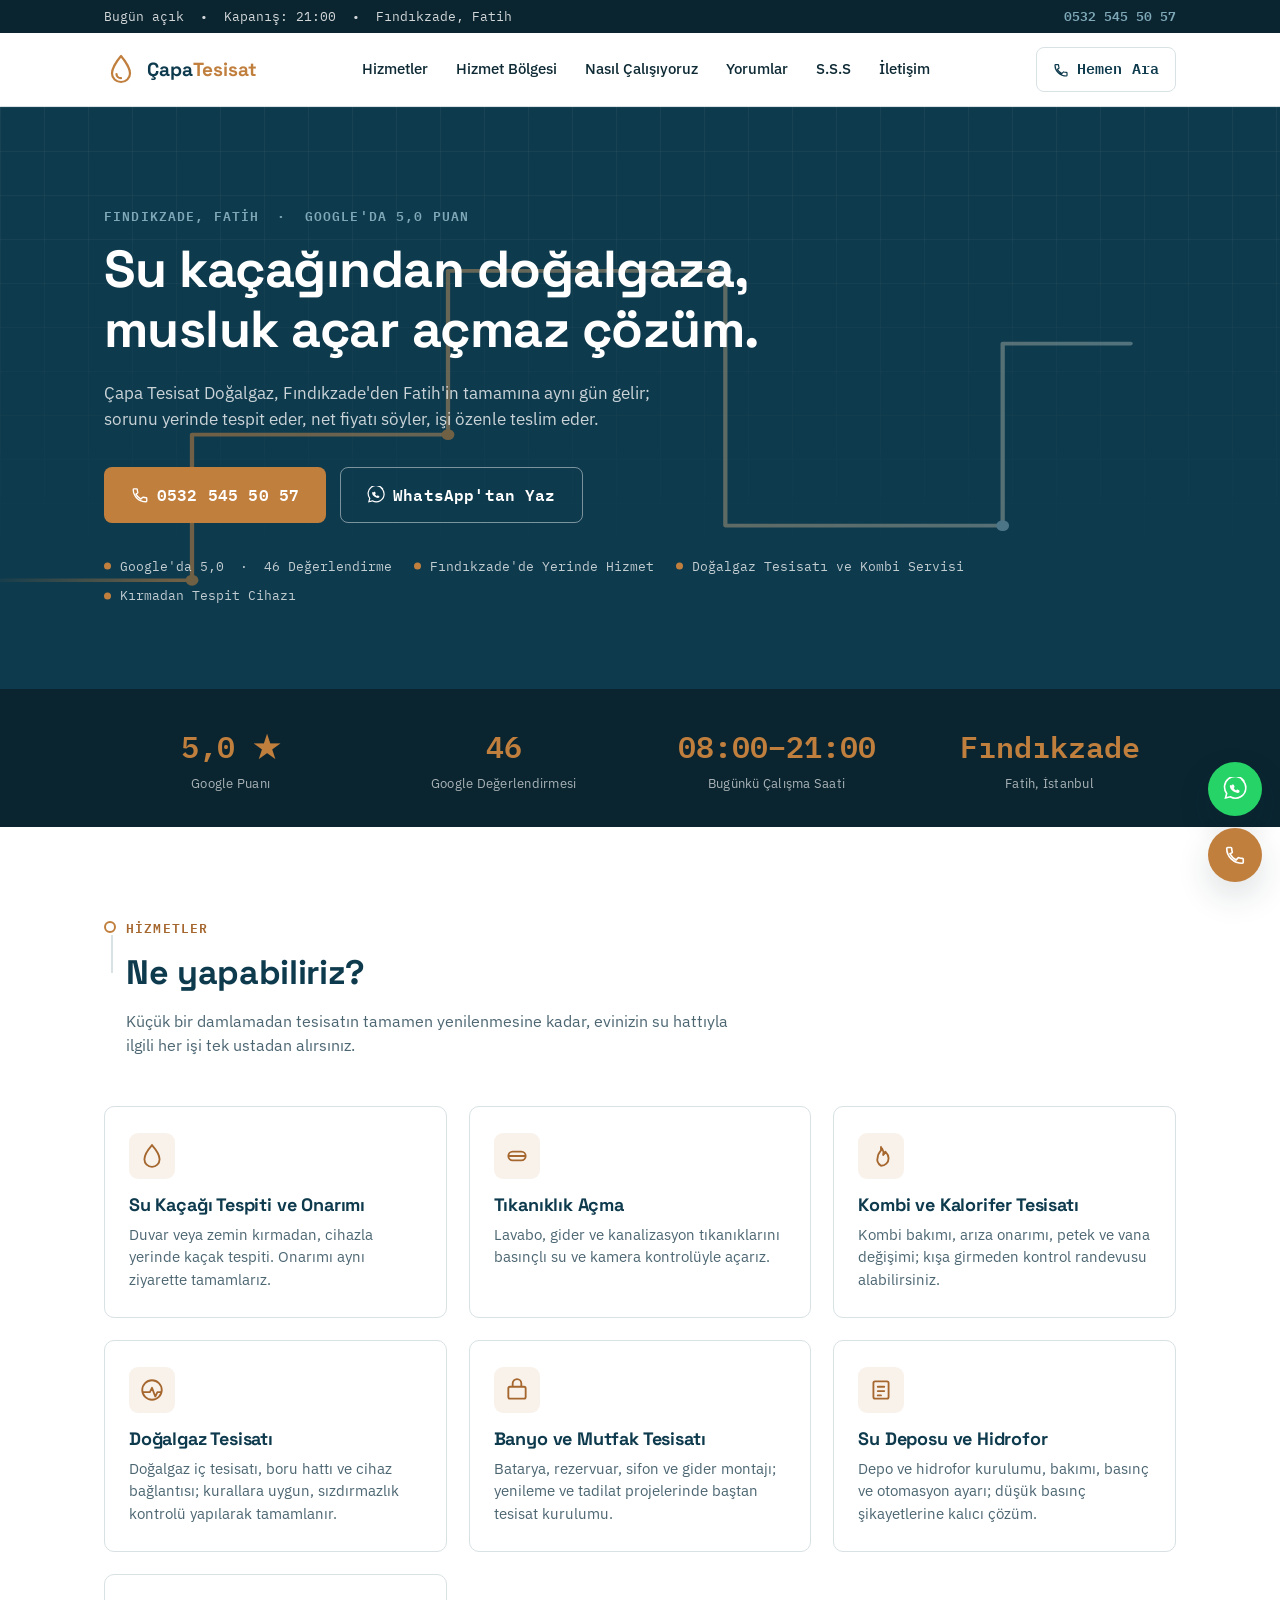
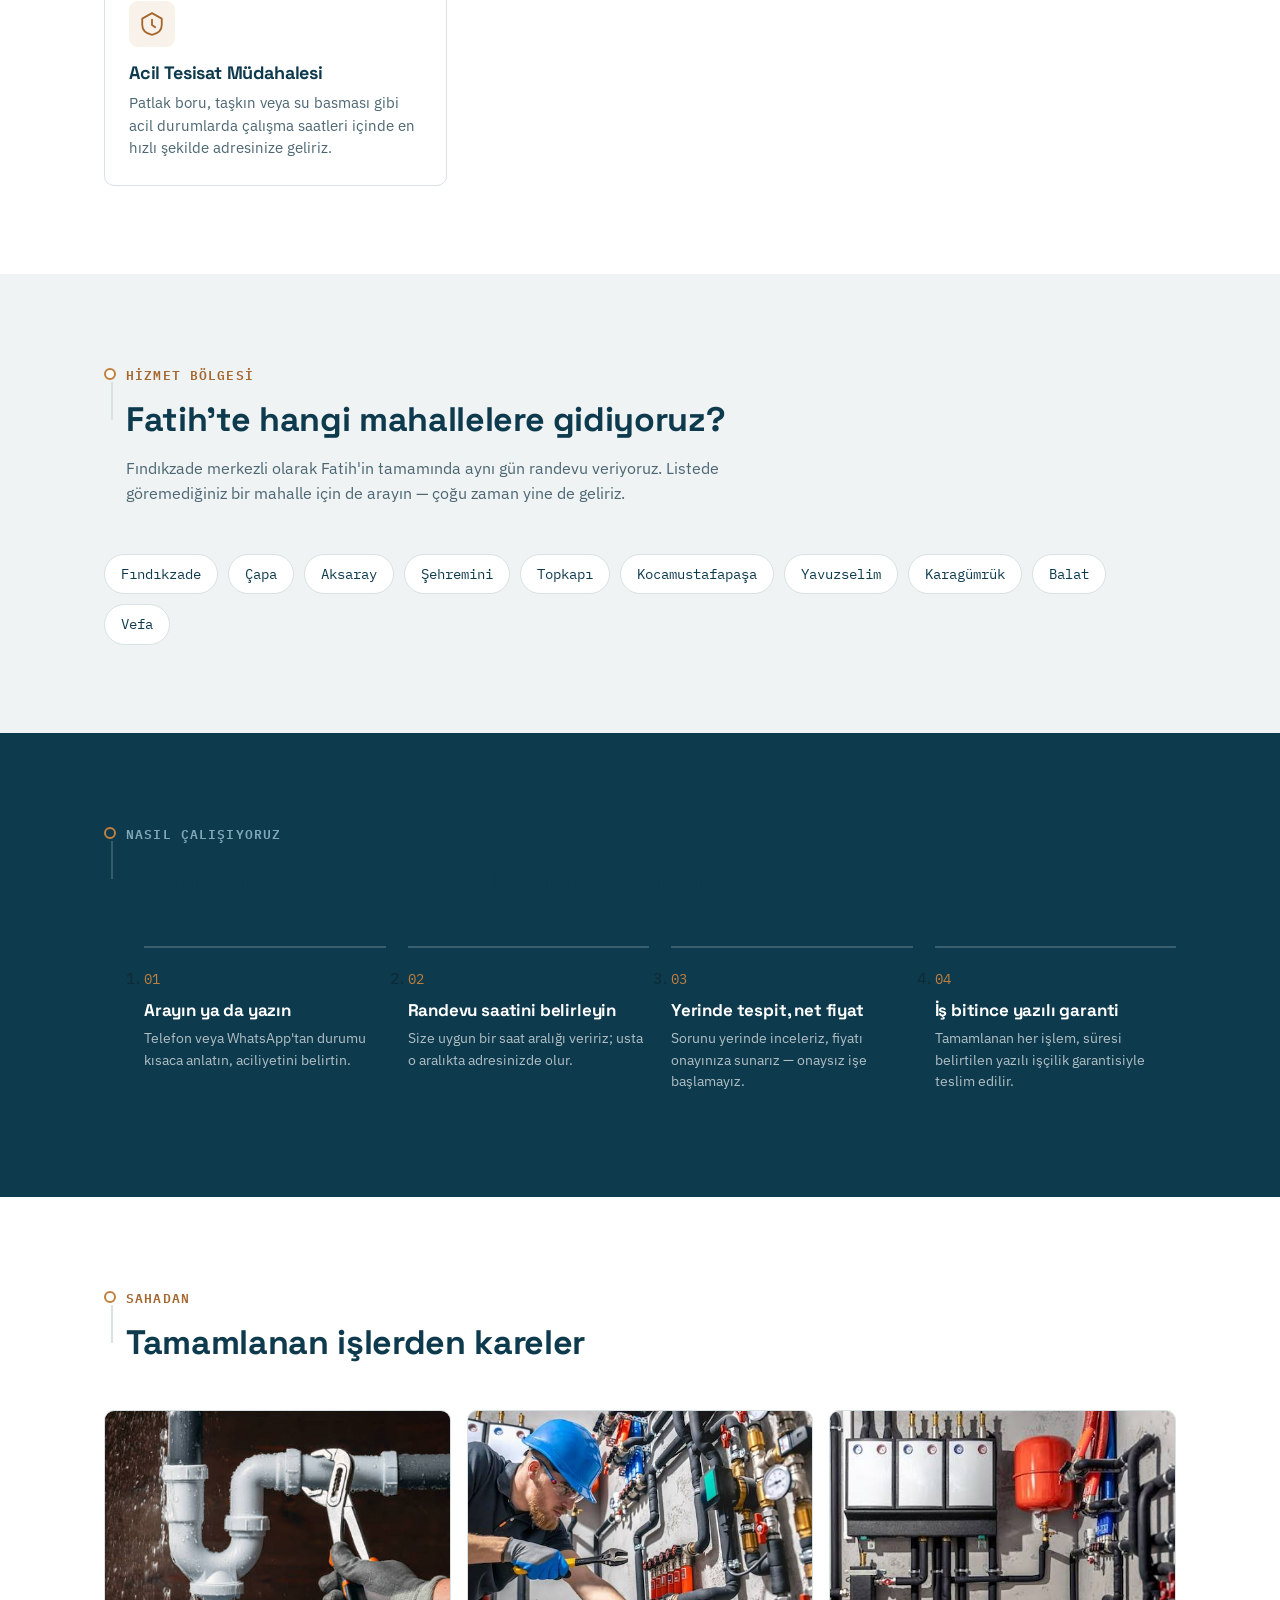
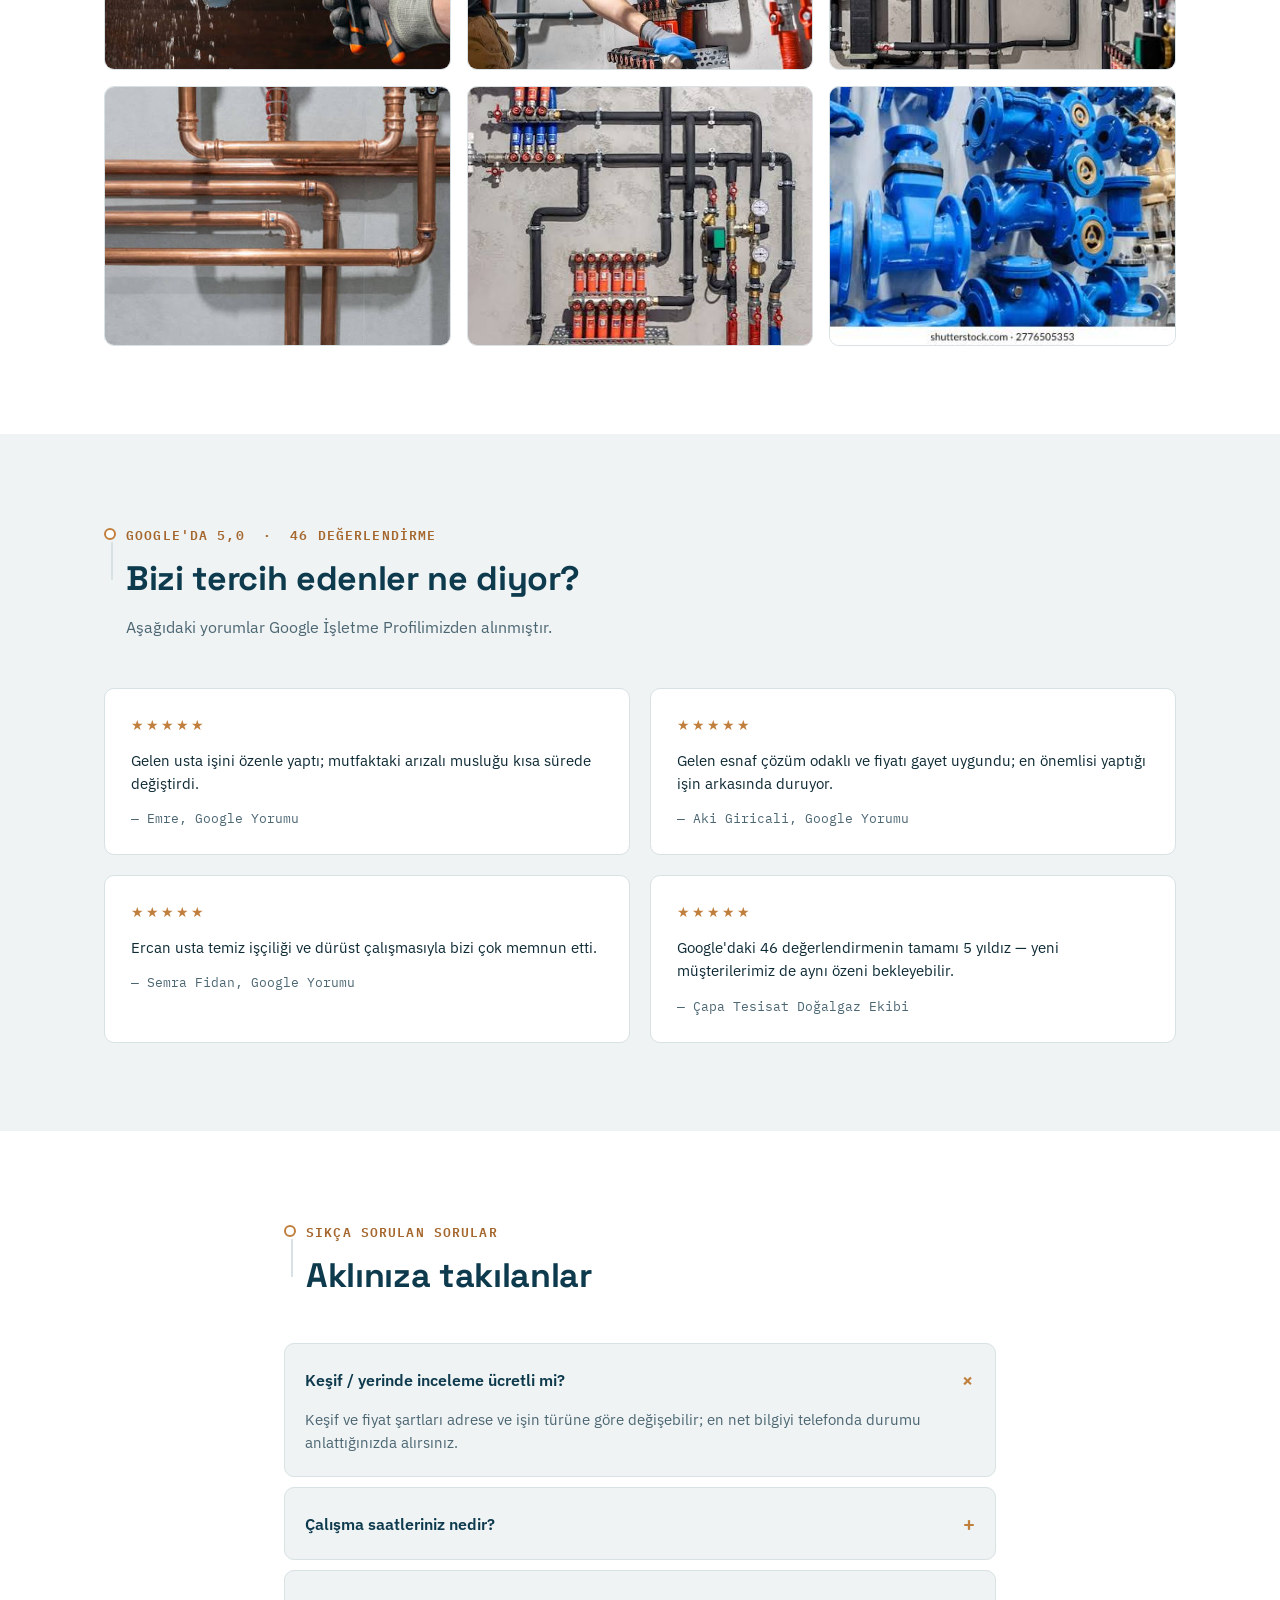
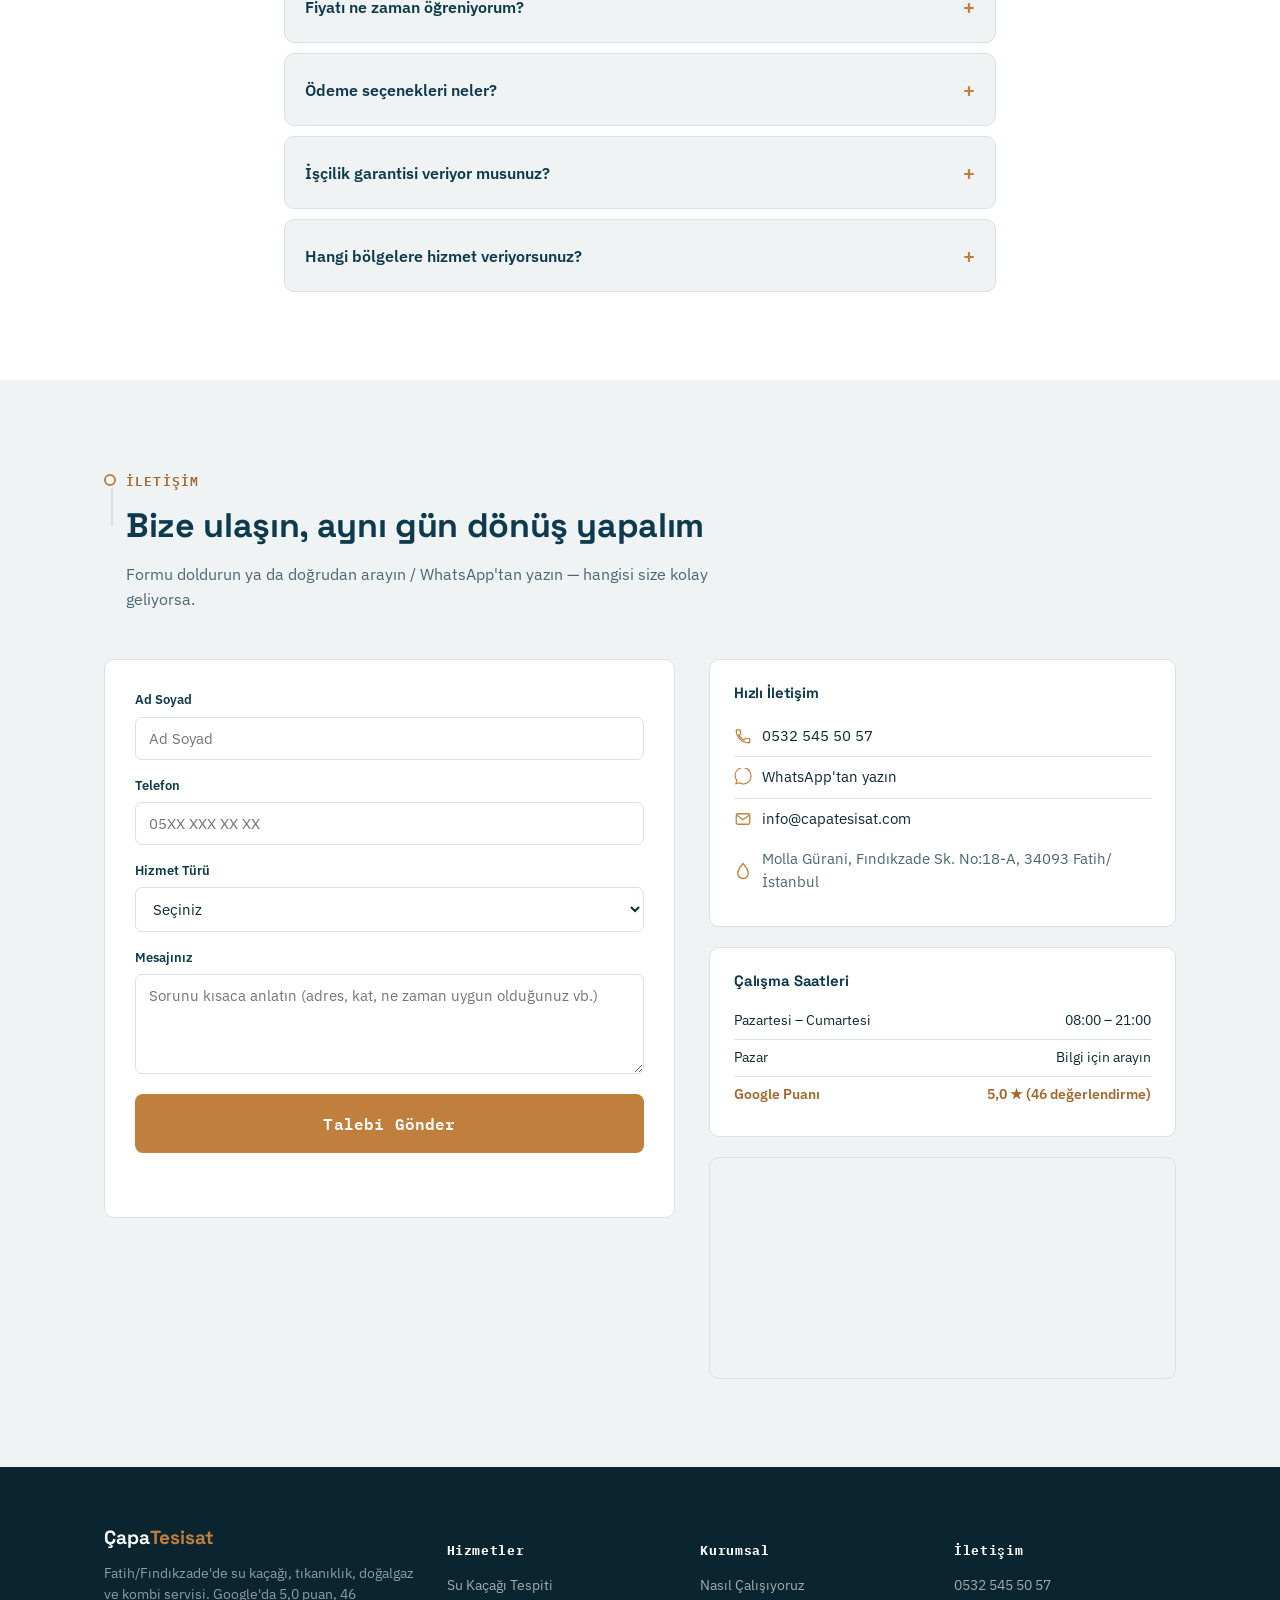
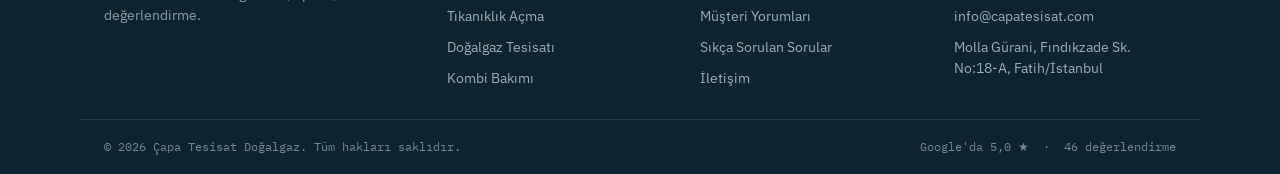
<file: çapa_tesisat/index.html>
<!DOCTYPE html>
<html lang="tr">
<head>
<meta charset="UTF-8">
<meta name="viewport" content="width=device-width, initial-scale=1.0">
<title>Çapa Tesisat Doğalgaz | Fatih'te Su Tesisatı, Doğalgaz ve Kombi Servisi</title>
<meta name="description" content="Çapa Tesisat Doğalgaz — Fatih/Fındıkzade merkezli, Google'da 5,0 puan ve 46 değerlendirmeli tesisatçı. Su kaçağı, tıkanıklık, doğalgaz tesisatı ve kombi servisi.">
<meta property="og:title" content="Çapa Tesisat Doğalgaz | Fatih'in 5,0 Puanlı Tesisatçısı">
<meta property="og:description" content="Su kaçağından doğalgaz tesisatına, Fındıkzade'de aynı gün çözüm. Hemen arayın veya WhatsApp'tan yazın.">
<link rel="icon" type="image/svg+xml" href="images/favicon.svg">
<link rel="preconnect" href="https://fonts.googleapis.com">
<link rel="preconnect" href="https://fonts.gstatic.com" crossorigin>
<link href="https://fonts.googleapis.com/css2?family=Space+Grotesk:wght@500;600;700&family=IBM+Plex+Sans:wght@400;500;600;700&family=IBM+Plex+Mono:wght@500;600&display=swap" rel="stylesheet">
<link rel="stylesheet" href="css/style.css">
</head>
<body>

<!-- ================= ÜST BİLGİ ŞERİDİ ================= -->
<div class="topbar">
  <div class="topbar__inner">
    <span class="topbar__item">Bugün açık &nbsp;•&nbsp; Kapanış: 21:00 &nbsp;•&nbsp; Fındıkzade, Fatih</span>
    <a href="tel:+905325455057" class="topbar__phone">0532 545 50 57</a>
  </div>
</div>

<!-- ================= ANA MENÜ ================= -->
<header class="header" id="siteHeader">
  <div class="header__inner">
    <a href="#top" class="brand">
      <svg class="brand__mark" width="34" height="34" viewBox="0 0 34 34" fill="none" xmlns="http://www.w3.org/2000/svg" aria-hidden="true">
        <path d="M17 3C17 3 8 13.5 8 20.5C8 25.194 12.0294 29 17 29C21.9706 29 26 25.194 26 20.5C26 13.5 17 3 17 3Z" stroke="currentColor" stroke-width="2.2" stroke-linejoin="round"/>
        <path d="M12.5 21C12.5 23.4853 14.5147 25.2 17 25.2" stroke="currentColor" stroke-width="2.2" stroke-linecap="round"/>
      </svg>
      <span class="brand__text">Çapa<em>Tesisat</em></span>
    </a>

    <nav class="nav" id="siteNav">
      <a href="#hizmetler">Hizmetler</a>
      <a href="#bolgeler">Hizmet Bölgesi</a>
      <a href="#surec">Nasıl Çalışıyoruz</a>
      <a href="#yorumlar">Yorumlar</a>
      <a href="#sss">S.S.S</a>
      <a href="#iletisim">İletişim</a>
    </nav>

    <div class="header__actions">
      <a href="tel:+905325455057" class="btn btn--ghost header__call">
        <svg width="16" height="16" viewBox="0 0 24 24" fill="none" aria-hidden="true"><path d="M6.6 10.8c1.4 2.8 3.8 5.1 6.6 6.6l2.2-2.2c.3-.3.7-.4 1-.2 1.1.4 2.3.6 3.6.6.6 0 1 .4 1 1V20c0 .6-.4 1-1 1C10.4 21 3 13.6 3 4.8c0-.6.4-1 1-1h3.4c.6 0 1 .4 1 1 0 1.3.2 2.5.6 3.6.1.4 0 .8-.2 1L6.6 10.8Z" stroke="currentColor" stroke-width="1.8" stroke-linejoin="round"/></svg>
        Hemen Ara
      </a>
      <button class="nav__toggle" id="navToggle" aria-label="Menüyü aç" aria-expanded="false">
        <span></span><span></span><span></span>
      </button>
    </div>
  </div>
</header>

<main id="top">

  <!-- ================= HERO ================= -->
  <section class="hero">
    <div class="hero__grid" aria-hidden="true"></div>
    <svg class="hero__pipe" id="heroPipe" viewBox="0 0 1200 640" preserveAspectRatio="none" aria-hidden="true">
      <path id="heroPipePath" d="M-20 520 L180 520 L180 360 L420 360 L420 180 L680 180 L680 460 L940 460 L940 260 L1220 260"
            fill="none" stroke="url(#pipeGrad)" stroke-width="4" stroke-linecap="round" stroke-linejoin="round"/>
      <defs>
        <linearGradient id="pipeGrad" x1="0" y1="0" x2="1" y2="0">
          <stop offset="0" stop-color="#C17F3E" stop-opacity="0"/>
          <stop offset="0.15" stop-color="#C17F3E"/>
          <stop offset="1" stop-color="#7FA8B8"/>
        </linearGradient>
      </defs>
      <circle cx="180" cy="520" r="6" fill="#C17F3E"/>
      <circle cx="420" cy="360" r="6" fill="#C17F3E"/>
      <circle cx="680" cy="180" r="6" fill="#7FA8B8"/>
      <circle cx="940" cy="460" r="6" fill="#7FA8B8"/>
    </svg>

    <div class="hero__inner">
      <span class="eyebrow eyebrow--light">FINDIKZADE, FATİH &nbsp;·&nbsp; GOOGLE'DA 5,0 PUAN</span>
      <h1 class="hero__title">Su kaçağından doğalgaza,<br>musluk açar açmaz çözüm.</h1>
      <p class="hero__sub">Çapa Tesisat Doğalgaz, Fındıkzade'den Fatih'in tamamına aynı gün gelir; sorunu yerinde tespit eder, net fiyatı söyler, işi özenle teslim eder.</p>

      <div class="hero__ctas">
        <a href="tel:+905325455057" class="btn btn--brass btn--lg">
          <svg width="18" height="18" viewBox="0 0 24 24" fill="none" aria-hidden="true"><path d="M6.6 10.8c1.4 2.8 3.8 5.1 6.6 6.6l2.2-2.2c.3-.3.7-.4 1-.2 1.1.4 2.3.6 3.6.6.6 0 1 .4 1 1V20c0 .6-.4 1-1 1C10.4 21 3 13.6 3 4.8c0-.6.4-1 1-1h3.4c.6 0 1 .4 1 1 0 1.3.2 2.5.6 3.6.1.4 0 .8-.2 1L6.6 10.8Z" stroke="currentColor" stroke-width="1.8" stroke-linejoin="round"/></svg>
          0532 545 50 57
        </a>
        <a href="https://wa.me/905325455057?text=Merhaba%2C%20bir%20tesisat%20sorunum%20var" target="_blank" rel="noopener" class="btn btn--outline-light btn--lg">
          <svg width="18" height="18" viewBox="0 0 24 24" fill="none" aria-hidden="true"><path d="M20.5 3.5A10.4 10.4 0 0 0 3.7 16.4L2.5 21l4.7-1.2a10.4 10.4 0 0 0 15.6-9.1c0-2.7-1-5.2-3-7.2Z" stroke="currentColor" stroke-width="1.6"/><path d="M8.4 8.6c.2-.6.7-1 1.3-1h.5c.3 0 .6.2.7.5l.6 1.5c.1.3 0 .6-.2.8l-.6.6c.4.9 1.5 2 2.4 2.4l.6-.6c.2-.2.5-.3.8-.2l1.5.6c.3.1.5.4.5.7v.5c0 .7-.5 1.2-1.1 1.4-1.9.5-4.9-1-6.4-2.5C7.5 12 6.4 9.9 7 8" fill="currentColor"/></svg>
          WhatsApp'tan Yaz
        </a>
      </div>

      <ul class="hero__chips">
        <li>Google'da 5,0 &nbsp;·&nbsp; 46 Değerlendirme</li>
        <li>Fındıkzade'de Yerinde Hizmet</li>
        <li>Doğalgaz Tesisatı ve Kombi Servisi</li>
        <li>Kırmadan Tespit Cihazı</li>
      </ul>
    </div>
  </section>

  <!-- ================= GÜVEN İSTATİSTİKLERİ ================= -->
  <section class="stats">
    <div class="stats__inner">
      <div class="stat"><span class="stat__num">5,0 ★</span><span class="stat__label">Google Puanı</span></div>
      <div class="stat"><span class="stat__num">46</span><span class="stat__label">Google Değerlendirmesi</span></div>
      <div class="stat"><span class="stat__num">08:00–21:00</span><span class="stat__label">Bugünkü Çalışma Saati</span></div>
      <div class="stat"><span class="stat__num">Fındıkzade</span><span class="stat__label">Fatih, İstanbul</span></div>
    </div>
  </section>

  <!-- ================= HİZMETLER ================= -->
  <section class="section" id="hizmetler">
    <div class="section__inner">
      <div class="section__head reveal">
        <span class="joint" aria-hidden="true"></span>
        <span class="eyebrow">HİZMETLER</span>
        <h2>Ne yapabiliriz?</h2>
        <p class="section__desc">Küçük bir damlamadan tesisatın tamamen yenilenmesine kadar, evinizin su hattıyla ilgili her işi tek ustadan alırsınız.</p>
      </div>

      <div class="cards">
        <article class="card reveal">
          <div class="card__icon">
            <svg width="26" height="26" viewBox="0 0 24 24" fill="none"><path d="M12 2s7 8 7 13a7 7 0 1 1-14 0c0-5 7-13 7-13Z" stroke="currentColor" stroke-width="1.7"/></svg>
          </div>
          <h3>Su Kaçağı Tespiti ve Onarımı</h3>
          <p>Duvar veya zemin kırmadan, cihazla yerinde kaçak tespiti. Onarımı aynı ziyarette tamamlarız.</p>
        </article>

        <article class="card reveal">
          <div class="card__icon">
            <svg width="26" height="26" viewBox="0 0 24 24" fill="none"><path d="M4 12h16M4 12a4 4 0 0 1 4-4h8a4 4 0 0 1 4 4M4 12a4 4 0 0 0 4 4h8a4 4 0 0 0 4-4" stroke="currentColor" stroke-width="1.7" stroke-linecap="round"/></svg>
          </div>
          <h3>Tıkanıklık Açma</h3>
          <p>Lavabo, gider ve kanalizasyon tıkanıklarını basınçlı su ve kamera kontrolüyle açarız.</p>
        </article>

        <article class="card reveal">
          <div class="card__icon">
            <svg width="26" height="26" viewBox="0 0 24 24" fill="none"><path d="M12 3v4M12 21a7 7 0 0 0 7-7c0-3-2-5-3-6-.5 2-2 3-2 3s1-3-1-6c-1 3-4 4-4 8a7 7 0 0 0 3 8Z" stroke="currentColor" stroke-width="1.7" stroke-linejoin="round"/></svg>
          </div>
          <h3>Kombi ve Kalorifer Tesisatı</h3>
          <p>Kombi bakımı, arıza onarımı, petek ve vana değişimi; kışa girmeden kontrol randevusu alabilirsiniz.</p>
        </article>

        <article class="card reveal">
          <div class="card__icon">
            <svg width="26" height="26" viewBox="0 0 24 24" fill="none"><path d="M4 14h6l2-4 3 8 2-4h3" stroke="currentColor" stroke-width="1.7" stroke-linecap="round" stroke-linejoin="round"/><circle cx="12" cy="12" r="9" stroke="currentColor" stroke-width="1.7"/></svg>
          </div>
          <h3>Doğalgaz Tesisatı</h3>
          <p>Doğalgaz iç tesisatı, boru hattı ve cihaz bağlantısı; kurallara uygun, sızdırmazlık kontrolü yapılarak tamamlanır.</p>
        </article>

        <article class="card reveal">
          <div class="card__icon">
            <svg width="26" height="26" viewBox="0 0 24 24" fill="none"><rect x="4" y="9" width="16" height="11" rx="1.5" stroke="currentColor" stroke-width="1.7"/><path d="M8 9V6a4 4 0 0 1 8 0v3" stroke="currentColor" stroke-width="1.7"/></svg>
          </div>
          <h3>Banyo ve Mutfak Tesisatı</h3>
          <p>Batarya, rezervuar, sifon ve gider montajı; yenileme ve tadilat projelerinde baştan tesisat kurulumu.</p>
        </article>

        <article class="card reveal">
          <div class="card__icon">
            <svg width="26" height="26" viewBox="0 0 24 24" fill="none"><rect x="5" y="4" width="14" height="16" rx="1.5" stroke="currentColor" stroke-width="1.7"/><path d="M9 9h6M9 13h6M9 17h3" stroke="currentColor" stroke-width="1.7" stroke-linecap="round"/></svg>
          </div>
          <h3>Su Deposu ve Hidrofor</h3>
          <p>Depo ve hidrofor kurulumu, bakımı, basınç ve otomasyon ayarı; düşük basınç şikayetlerine kalıcı çözüm.</p>
        </article>

        <article class="card reveal">
          <div class="card__icon">
            <svg width="26" height="26" viewBox="0 0 24 24" fill="none"><path d="M12 2 3 7v6c0 5 4 8 9 9 5-1 9-4 9-9V7l-9-5Z" stroke="currentColor" stroke-width="1.7" stroke-linejoin="round"/><path d="M12 8v5l3 2" stroke="currentColor" stroke-width="1.7" stroke-linecap="round"/></svg>
          </div>
          <h3>Acil Tesisat Müdahalesi</h3>
          <p>Patlak boru, taşkın veya su basması gibi acil durumlarda çalışma saatleri içinde en hızlı şekilde adresinize geliriz.</p>
        </article>
      </div>
    </div>
  </section>

  <!-- ================= HİZMET BÖLGESİ ================= -->
  <section class="section section--muted" id="bolgeler">
    <div class="section__inner">
      <div class="section__head reveal">
        <span class="joint" aria-hidden="true"></span>
        <span class="eyebrow">HİZMET BÖLGESİ</span>
        <h2>Fatih'te hangi mahallelere gidiyoruz?</h2>
        <p class="section__desc">Fındıkzade merkezli olarak Fatih'in tamamında aynı gün randevu veriyoruz. Listede göremediğiniz bir mahalle için de arayın — çoğu zaman yine de geliriz.</p>
      </div>

      <ul class="area-tags reveal">
        <li>Fındıkzade</li>
        <li>Çapa</li>
        <li>Aksaray</li>
        <li>Şehremini</li>
        <li>Topkapı</li>
        <li>Kocamustafapaşa</li>
        <li>Yavuzselim</li>
        <li>Karagümrük</li>
        <li>Balat</li>
        <li>Vefa</li>
      </ul>
    </div>
  </section>

  <!-- ================= SÜREÇ ================= -->
  <section class="process" id="surec">
    <div class="section__inner">
      <div class="section__head section__head--onDark reveal">
        <span class="joint joint--light" aria-hidden="true"></span>
        <span class="eyebrow eyebrow--light">NASIL ÇALIŞIYORUZ</span>
        <h2>Aramadan işin bitişine kadar 4 adım</h2>
      </div>

      <ol class="steps">
        <li class="step reveal">
          <span class="step__num">01</span>
          <h3>Arayın ya da yazın</h3>
          <p>Telefon veya WhatsApp'tan durumu kısaca anlatın, aciliyetini belirtin.</p>
        </li>
        <li class="step reveal">
          <span class="step__num">02</span>
          <h3>Randevu saatini belirleyin</h3>
          <p>Size uygun bir saat aralığı veririz; usta o aralıkta adresinizde olur.</p>
        </li>
        <li class="step reveal">
          <span class="step__num">03</span>
          <h3>Yerinde tespit, net fiyat</h3>
          <p>Sorunu yerinde inceleriz, fiyatı onayınıza sunarız — onaysız işe başlamayız.</p>
        </li>
        <li class="step reveal">
          <span class="step__num">04</span>
          <h3>İş bitince yazılı garanti</h3>
          <p>Tamamlanan her işlem, süresi belirtilen yazılı işçilik garantisiyle teslim edilir.</p>
        </li>
      </ol>
    </div>
  </section>

  <!-- ================= TAMAMLANAN İŞLER ================= -->
  <section class="section" id="galeri">
    <div class="section__inner">
      <div class="section__head reveal">
        <span class="joint" aria-hidden="true"></span>
        <span class="eyebrow">SAHADAN</span>
        <h2>Tamamlanan işlerden kareler</h2>
      </div>
      <div class="gallery reveal">
        <div class="gallery__item"><img src="images/is-1.jpg" alt="Banyo tesisatı yenileme çalışması" loading="lazy"></div>
        <div class="gallery__item"><img src="images/is-2.jpg" alt="Kombi bakım işlemi" loading="lazy"></div>
        <div class="gallery__item"><img src="images/is-3.jpg" alt="Su kaçağı tespit cihazı ile kontrol" loading="lazy"></div>
        <div class="gallery__item"><img src="images/is-4.jpg" alt="Mutfak gider montajı" loading="lazy"></div>
        <div class="gallery__item"><img src="images/is-5.jpg" alt="Hidrofor bakım çalışması" loading="lazy"></div>
        <div class="gallery__item"><img src="images/is-6.jpg" alt="Tamamlanmış boru tesisatı" loading="lazy"></div>
      </div>
    </div>
  </section>

  <!-- ================= YORUMLAR ================= -->
  <section class="section section--muted" id="yorumlar">
    <div class="section__inner">
      <div class="section__head reveal">
        <span class="joint" aria-hidden="true"></span>
        <span class="eyebrow">GOOGLE'DA 5,0 &nbsp;·&nbsp; 46 DEĞERLENDİRME</span>
        <h2>Bizi tercih edenler ne diyor?</h2>
        <p class="section__desc">Aşağıdaki yorumlar Google İşletme Profilimizden alınmıştır.</p>
      </div>

      <div class="testimonials reveal">
        <figure class="testi">
          <div class="testi__stars" aria-label="5 üzerinden 5 yıldız">★★★★★</div>
          <blockquote>Gelen usta işini özenle yaptı; mutfaktaki arızalı musluğu kısa sürede değiştirdi.</blockquote>
          <figcaption>— Emre, Google Yorumu</figcaption>
        </figure>
        <figure class="testi">
          <div class="testi__stars" aria-label="5 üzerinden 5 yıldız">★★★★★</div>
          <blockquote>Gelen esnaf çözüm odaklı ve fiyatı gayet uygundu; en önemlisi yaptığı işin arkasında duruyor.</blockquote>
          <figcaption>— Aki Giricali, Google Yorumu</figcaption>
        </figure>
        <figure class="testi">
          <div class="testi__stars" aria-label="5 üzerinden 5 yıldız">★★★★★</div>
          <blockquote>Ercan usta temiz işçiliği ve dürüst çalışmasıyla bizi çok memnun etti.</blockquote>
          <figcaption>— Semra Fidan, Google Yorumu</figcaption>
        </figure>
        <figure class="testi">
          <div class="testi__stars" aria-label="5 üzerinden 5 yıldız">★★★★★</div>
          <blockquote>Google'daki 46 değerlendirmenin tamamı 5 yıldız — yeni müşterilerimiz de aynı özeni bekleyebilir.</blockquote>
          <figcaption>— Çapa Tesisat Doğalgaz Ekibi</figcaption>
        </figure>
      </div>
    </div>
  </section>

  <!-- ================= SSS ================= -->
  <section class="section" id="sss">
    <div class="section__inner section__inner--narrow">
      <div class="section__head reveal">
        <span class="joint" aria-hidden="true"></span>
        <span class="eyebrow">SIKÇA SORULAN SORULAR</span>
        <h2>Aklınıza takılanlar</h2>
      </div>

      <div class="faq reveal">
        <details class="faq__item" open>
          <summary>Keşif / yerinde inceleme ücretli mi?</summary>
          <p>Keşif ve fiyat şartları adrese ve işin türüne göre değişebilir; en net bilgiyi telefonda durumu anlattığınızda alırsınız.</p>
        </details>
        <details class="faq__item">
          <summary>Çalışma saatleriniz nedir?</summary>
          <p>Hafta içi ve Cumartesi günleri 08:00–21:00 arasında hizmet veriyoruz. Farklı bir saat için uygunluğu telefonda teyit edebiliriz.</p>
        </details>
        <details class="faq__item">
          <summary>Fiyatı ne zaman öğreniyorum?</summary>
          <p>Usta adresinize gelip sorunu yerinde incelemeden kesin fiyat vermez. Fiyat, işe başlamadan önce onayınıza sunulur.</p>
        </details>
        <details class="faq__item">
          <summary>Ödeme seçenekleri neler?</summary>
          <p>Ödeme yöntemleri için telefonda bilgi alabilirsiniz; iş bitiminde fatura/fiş verilir.</p>
        </details>
        <details class="faq__item">
          <summary>İşçilik garantisi veriyor musunuz?</summary>
          <p>Yapılan işin garanti kapsamı ve süresi, işin türüne göre telefonda veya yerinde netleştirilir.</p>
        </details>
        <details class="faq__item">
          <summary>Hangi bölgelere hizmet veriyorsunuz?</summary>
          <p>Fındıkzade merkezli olarak Fatih'in tamamına gidiyoruz. Mahallenizi yukarıdaki listede göremiyorsanız yine de arayın, çoğu zaman ulaşabiliyoruz.</p>
        </details>
      </div>
    </div>
  </section>

  <!-- ================= İLETİŞİM ================= -->
  <section class="contact" id="iletisim">
    <div class="section__inner">
      <div class="section__head reveal">
        <span class="joint" aria-hidden="true"></span>
        <span class="eyebrow">İLETİŞİM</span>
        <h2>Bize ulaşın, aynı gün dönüş yapalım</h2>
        <p class="section__desc">Formu doldurun ya da doğrudan arayın / WhatsApp'tan yazın — hangisi size kolay geliyorsa.</p>
      </div>

      <div class="contact__grid">
        <form class="form reveal" id="contactForm" novalidate>
          <div class="form__row">
            <label for="adSoyad">Ad Soyad</label>
            <input type="text" id="adSoyad" name="adSoyad" required autocomplete="name" placeholder="Ad Soyad">
          </div>
          <div class="form__row">
            <label for="telefon">Telefon</label>
            <input type="tel" id="telefon" name="telefon" required autocomplete="tel" placeholder="05XX XXX XX XX">
          </div>
          <div class="form__row">
            <label for="hizmet">Hizmet Türü</label>
            <select id="hizmet" name="hizmet" required>
              <option value="" disabled selected>Seçiniz</option>
              <option>Su Kaçağı</option>
              <option>Tıkanıklık Açma</option>
              <option>Kombi / Kalorifer</option>
              <option>Banyo / Mutfak Tesisatı</option>
              <option>Su Deposu / Hidrofor</option>
              <option>Acil Müdahale</option>
              <option>Diğer</option>
            </select>
          </div>
          <div class="form__row">
            <label for="mesaj">Mesajınız</label>
            <textarea id="mesaj" name="mesaj" rows="4" placeholder="Sorunu kısaca anlatın (adres, kat, ne zaman uygun olduğunuz vb.)"></textarea>
          </div>
          <button type="submit" class="btn btn--brass btn--lg form__submit">Talebi Gönder</button>
          <p class="form__note" id="formNote" role="status"></p>
        </form>

        <div class="contact__side reveal">
          <div class="info-card">
            <h3>Hızlı İletişim</h3>
            <a class="info-card__row" href="tel:+905325455057">
              <svg width="18" height="18" viewBox="0 0 24 24" fill="none" aria-hidden="true"><path d="M6.6 10.8c1.4 2.8 3.8 5.1 6.6 6.6l2.2-2.2c.3-.3.7-.4 1-.2 1.1.4 2.3.6 3.6.6.6 0 1 .4 1 1V20c0 .6-.4 1-1 1C10.4 21 3 13.6 3 4.8c0-.6.4-1 1-1h3.4c.6 0 1 .4 1 1 0 1.3.2 2.5.6 3.6.1.4 0 .8-.2 1L6.6 10.8Z" stroke="currentColor" stroke-width="1.7"/></svg>
              0532 545 50 57
            </a>
            <a class="info-card__row" href="https://wa.me/905325455057" target="_blank" rel="noopener">
              <svg width="18" height="18" viewBox="0 0 24 24" fill="none" aria-hidden="true"><path d="M20.5 3.5A10.4 10.4 0 0 0 3.7 16.4L2.5 21l4.7-1.2a10.4 10.4 0 0 0 15.6-9.1c0-2.7-1-5.2-3-7.2Z" stroke="currentColor" stroke-width="1.5"/></svg>
              WhatsApp'tan yazın
            </a>
            <a class="info-card__row" href="mailto:info@capatesisat.com">
              <svg width="18" height="18" viewBox="0 0 24 24" fill="none" aria-hidden="true"><rect x="3" y="5" width="18" height="14" rx="2" stroke="currentColor" stroke-width="1.7"/><path d="m4 7 8 6 8-6" stroke="currentColor" stroke-width="1.7"/></svg>
              info@capatesisat.com
            </a>
            <div class="info-card__row info-card__row--static">
              <svg width="18" height="18" viewBox="0 0 24 24" fill="none" aria-hidden="true"><path d="M12 2s7 8 7 13a7 7 0 1 1-14 0c0-5 7-13 7-13Z" stroke="currentColor" stroke-width="1.7"/></svg>
              Molla Gürani, Fındıkzade Sk. No:18-A, 34093 Fatih/İstanbul
            </div>
          </div>

          <div class="hours-card">
            <h3>Çalışma Saatleri</h3>
            <div class="hours-row"><span>Pazartesi – Cumartesi</span><span>08:00 – 21:00</span></div>
            <div class="hours-row"><span>Pazar</span><span>Bilgi için arayın</span></div>
            <div class="hours-row hours-row--accent"><span>Google Puanı</span><span>5,0 ★ (46 değerlendirme)</span></div>
          </div>

          <div class="map-card">
            <!-- Daha isabetli bir sonuç için Google Haritalar'da işletmenizi bulup "Paylaş > Harita Yerleştir" linkindeki src ile değiştirebilirsiniz -->
            <iframe
              src="https://www.google.com/maps?q=Molla+G%C3%BCrani%2C+F%C4%B1nd%C4%B1kzade+Sokak+18-A%2C+34093+Fatih%2F%C4%B0stanbul&output=embed"
              width="100%" height="220" style="border:0" loading="lazy"
              referrerpolicy="no-referrer-when-downgrade"
              title="Çapa Tesisat Doğalgaz konum haritası"></iframe>
          </div>
        </div>
      </div>
    </div>
  </section>

</main>

<!-- ================= FOOTER ================= -->
<footer class="footer">
  <div class="footer__inner">
    <div class="footer__brand">
      <span class="brand__text brand__text--footer">Çapa<em>Tesisat</em></span>
      <p>Fatih/Fındıkzade'de su kaçağı, tıkanıklık, doğalgaz ve kombi servisi. Google'da 5,0 puan, 46 değerlendirme.</p>
    </div>

    <div class="footer__col">
      <h4>Hizmetler</h4>
      <a href="#hizmetler">Su Kaçağı Tespiti</a>
      <a href="#hizmetler">Tıkanıklık Açma</a>
      <a href="#hizmetler">Doğalgaz Tesisatı</a>
      <a href="#hizmetler">Kombi Bakımı</a>
    </div>

    <div class="footer__col">
      <h4>Kurumsal</h4>
      <a href="#surec">Nasıl Çalışıyoruz</a>
      <a href="#yorumlar">Müşteri Yorumları</a>
      <a href="#sss">Sıkça Sorulan Sorular</a>
      <a href="#iletisim">İletişim</a>
    </div>

    <div class="footer__col">
      <h4>İletişim</h4>
      <a href="tel:+905325455057">0532 545 50 57</a>
      <a href="mailto:info@capatesisat.com">info@capatesisat.com</a>
      <span>Molla Gürani, Fındıkzade Sk. No:18-A, Fatih/İstanbul</span>
    </div>
  </div>
  <div class="footer__bottom">
    <span>© <span id="year"></span> Çapa Tesisat Doğalgaz. Tüm hakları saklıdır.</span>
    <span>Google'da 5,0 ★ &nbsp;·&nbsp; 46 değerlendirme</span>
  </div>
</footer>

<!-- ================= SABİT HIZLI İLETİŞİM BUTONLARI ================= -->
<div class="fab-stack" aria-hidden="false">
  <a href="https://wa.me/905325455057" target="_blank" rel="noopener" class="fab fab--whatsapp" aria-label="WhatsApp'tan yazın">
    <svg width="24" height="24" viewBox="0 0 24 24" fill="none" aria-hidden="true"><path d="M20.5 3.5A10.4 10.4 0 0 0 3.7 16.4L2.5 21l4.7-1.2a10.4 10.4 0 0 0 15.6-9.1c0-2.7-1-5.2-3-7.2Z" stroke="currentColor" stroke-width="1.6"/><path d="M8.4 8.6c.2-.6.7-1 1.3-1h.5c.3 0 .6.2.7.5l.6 1.5c.1.3 0 .6-.2.8l-.6.6c.4.9 1.5 2 2.4 2.4l.6-.6c.2-.2.5-.3.8-.2l1.5.6c.3.1.5.4.5.7v.5c0 .7-.5 1.2-1.1 1.4-1.9.5-4.9-1-6.4-2.5C7.5 12 6.4 9.9 7 8" fill="currentColor"/></svg>
  </a>
  <a href="tel:+905325455057" class="fab fab--call" aria-label="Hemen ara">
    <svg width="22" height="22" viewBox="0 0 24 24" fill="none" aria-hidden="true"><path d="M6.6 10.8c1.4 2.8 3.8 5.1 6.6 6.6l2.2-2.2c.3-.3.7-.4 1-.2 1.1.4 2.3.6 3.6.6.6 0 1 .4 1 1V20c0 .6-.4 1-1 1C10.4 21 3 13.6 3 4.8c0-.6.4-1 1-1h3.4c.6 0 1 .4 1 1 0 1.3.2 2.5.6 3.6.1.4 0 .8-.2 1L6.6 10.8Z" stroke="currentColor" stroke-width="1.8"/></svg>
  </a>
</div>

<script src="js/script.js"></script>
</body>
</html>
</file>
<file: arslan_tesisat/css/style.css>
/* =========================================================
   ARSLAN TESİSAT — STİL DOSYASI
   Renk mantığı: teknik "boru şeması" hissi veren petrol mavisi +
   pirinç/bakır vurgu. Tipografi: Space Grotesk (başlık) +
   IBM Plex Sans (metin) + IBM Plex Mono (rakam/etiket).
   ========================================================= */

:root{
  /* Renkler */
  --ink:        #0E2A35;   /* ana metin */
  --navy:       #0E3A4D;   /* birincil - koyu petrol mavisi */
  --navy-deep:  #0A2530;   /* footer / en koyu */
  --brass:      #C17F3E;   /* vurgu - bakır/pirinç */
  --brass-dark: #A5672E;
  --steel:      #7FA8B8;   /* ikincil vurgu - açık çelik mavisi */
  --paper:      #EFF3F4;   /* açık, mavimsi kağıt tonu zemin */
  --paper-line: #D8E1E3;   /* grid çizgileri */
  --white:      #FFFFFF;
  --muted:      #4C6672;

  /* Tipografi */
  --f-display: 'Space Grotesk', 'IBM Plex Sans', sans-serif;
  --f-body: 'IBM Plex Sans', sans-serif;
  --f-mono: 'IBM Plex Mono', monospace;

  --radius: 10px;
  --shadow-1: 0 2px 10px rgba(14,42,53,0.06);
  --shadow-2: 0 14px 34px rgba(14,42,53,0.14);
}

*,*::before,*::after{ box-sizing:border-box; }
html{ scroll-behavior:smooth; }
body{
  margin:0;
  font-family:var(--f-body);
  color:var(--ink);
  background:var(--white);
  line-height:1.55;
  -webkit-font-smoothing:antialiased;
}
h1,h2,h3{
  font-family:var(--f-display);
  color:var(--navy);
  line-height:1.15;
  margin:0 0 .5em;
  letter-spacing:-0.01em;
}
p{ margin:0 0 1em; color:var(--muted); }
a{ color:inherit; text-decoration:none; }
ul{ list-style:none; margin:0; padding:0; }
img{ max-width:100%; display:block; }
button{ font-family:inherit; }

@media (prefers-reduced-motion: reduce){
  html{ scroll-behavior:auto; }
  *{ animation-duration:0.001ms !important; transition-duration:0.001ms !important; }
}

:focus-visible{
  outline:2.5px solid var(--brass);
  outline-offset:2px;
}

.section__inner{
  max-width:1120px;
  margin:0 auto;
  padding:0 24px;
}
.section__inner--narrow{ max-width:760px; }

/* =============== BUTONLAR =============== */
.btn{
  display:inline-flex;
  align-items:center;
  gap:8px;
  font-family:var(--f-mono);
  font-weight:600;
  font-size:14.5px;
  letter-spacing:.01em;
  padding:12px 20px;
  border-radius:8px;
  border:1.5px solid transparent;
  cursor:pointer;
  transition:transform .15s ease, background-color .15s ease, border-color .15s ease, color .15s ease;
  white-space:nowrap;
}
.btn:hover{ transform:translateY(-1px); }
.btn--lg{ padding:15px 26px; font-size:15.5px; }

.btn--brass{ background:var(--brass); color:var(--white); }
.btn--brass:hover{ background:var(--brass-dark); }

.btn--ghost{ background:transparent; color:var(--navy); border-color:var(--paper-line); }
.btn--ghost:hover{ border-color:var(--brass); color:var(--brass-dark); }

.btn--outline-light{ background:transparent; color:var(--white); border-color:rgba(255,255,255,.45); }
.btn--outline-light:hover{ border-color:var(--white); background:rgba(255,255,255,.08); }

/* =============== ÜST BİLGİ ŞERİDİ =============== */
.topbar{
  background:var(--navy-deep);
  color:rgba(255,255,255,.82);
  font-family:var(--f-mono);
  font-size:12.5px;
}
.topbar__inner{
  max-width:1120px;
  margin:0 auto;
  padding:7px 24px;
  display:flex;
  justify-content:space-between;
  align-items:center;
  gap:12px;
}
.topbar__phone{ color:var(--steel); font-weight:600; }
.topbar__phone:hover{ color:var(--brass); }

/* =============== HEADER =============== */
.header{
  position:sticky; top:0; z-index:50;
  background:rgba(255,255,255,.92);
  backdrop-filter:blur(8px);
  border-bottom:1px solid var(--paper-line);
  transition:box-shadow .2s ease;
}
.header.is-scrolled{ box-shadow:var(--shadow-1); }
.header__inner{
  max-width:1120px;
  margin:0 auto;
  padding:14px 24px;
  display:flex;
  align-items:center;
  justify-content:space-between;
  gap:20px;
}
.brand{ display:flex; align-items:center; gap:9px; color:var(--navy); }
.brand__mark{ color:var(--brass); flex-shrink:0; }
.brand__text{ font-family:var(--f-display); font-weight:700; font-size:19px; }
.brand__text em{ font-style:normal; color:var(--brass); }

.nav{ display:flex; gap:28px; }
.nav a{
  font-size:14.5px; font-weight:500; color:var(--ink);
  position:relative; padding:4px 0;
}
.nav a::after{
  content:''; position:absolute; left:0; right:0; bottom:-2px; height:2px;
  background:var(--brass); transform:scaleX(0); transform-origin:left;
  transition:transform .18s ease;
}
.nav a:hover::after{ transform:scaleX(1); }

.header__actions{ display:flex; align-items:center; gap:10px; }
.header__call{ padding:10px 16px; }
.nav__toggle{
  display:none; flex-direction:column; justify-content:center; gap:5px;
  width:36px; height:36px; border:none; background:transparent; cursor:pointer;
}
.nav__toggle span{ display:block; height:2px; background:var(--navy); border-radius:2px; }

/* =============== HERO =============== */
.hero{
  position:relative;
  background:var(--navy);
  color:var(--white);
  overflow:hidden;
  padding:96px 0 84px;
}
.hero__grid{
  position:absolute; inset:0;
  background-image:
    linear-gradient(rgba(255,255,255,.05) 1px, transparent 1px),
    linear-gradient(90deg, rgba(255,255,255,.05) 1px, transparent 1px);
  background-size:44px 44px;
  mask-image:linear-gradient(to bottom, rgba(0,0,0,.9), transparent 85%);
}
.hero__pipe{
  position:absolute; inset:0; width:100%; height:100%;
  opacity:.55;
}
#heroPipePath{
  stroke-dasharray:1900;
  stroke-dashoffset:1900;
  animation:drawPipe 2.4s ease-out .3s forwards;
}
@keyframes drawPipe{ to{ stroke-dashoffset:0; } }
@media (prefers-reduced-motion: reduce){
  #heroPipePath{ animation:none; stroke-dashoffset:0; }
}

.hero__inner{
  position:relative; z-index:1;
  max-width:1120px; margin:0 auto; padding:0 24px;
}
.eyebrow{
  display:inline-block;
  font-family:var(--f-mono);
  font-size:12.5px; font-weight:600;
  letter-spacing:.09em;
  color:var(--brass-dark);
  margin-bottom:14px;
}
.eyebrow--light{ color:var(--steel); }

.hero__title{
  font-size:clamp(32px, 5vw, 52px);
  color:var(--white);
  max-width:720px;
  margin-bottom:20px;
}
.hero__sub{
  color:rgba(255,255,255,.78);
  font-size:17px;
  max-width:560px;
  margin-bottom:34px;
}
.hero__ctas{ display:flex; flex-wrap:wrap; gap:14px; margin-bottom:34px; }

.hero__chips{ display:flex; flex-wrap:wrap; gap:10px 22px; }
.hero__chips li{
  font-family:var(--f-mono);
  font-size:12.5px;
  color:rgba(255,255,255,.75);
  padding-left:16px;
  position:relative;
}
.hero__chips li::before{
  content:''; position:absolute; left:0; top:50%; transform:translateY(-50%);
  width:7px; height:7px; border-radius:50%; background:var(--brass);
}

/* =============== İSTATİSTİKLER =============== */
.stats{ background:var(--navy-deep); }
.stats__inner{
  max-width:1120px; margin:0 auto; padding:34px 24px;
  display:grid; grid-template-columns:repeat(4,1fr); gap:20px;
}
.stat{ text-align:center; }
.stat__num{
  display:block; font-family:var(--f-mono); font-weight:600;
  font-size:clamp(22px,3vw,30px); color:var(--brass);
}
.stat__label{
  display:block; font-size:12.5px; color:rgba(255,255,255,.65);
  margin-top:4px; letter-spacing:.02em;
}

/* =============== SECTION ORTAK =============== */
.section{ padding:88px 0; }
.section--muted{ background:var(--paper); }
.section__head{ max-width:640px; margin-bottom:48px; position:relative; padding-left:22px; }
.section__head h2{ font-size:clamp(24px,3vw,34px); }
.section__desc{ margin-top:6px; }

/* "Boru hattı" imza öğesi: bölüm başlıklarını bağlayan vana/ek yeri işareti */
.joint{
  position:absolute; left:0; top:6px;
  width:12px; height:12px; border-radius:50%;
  background:var(--white); border:2.5px solid var(--brass);
}
.joint::before{
  content:''; position:absolute; left:5px; top:12px;
  width:2px; height:38px; background:var(--paper-line);
}
.joint--light{ border-color:var(--brass); background:var(--navy); }
.joint--light::before{ background:rgba(255,255,255,.16); }
.section__head--onDark{ padding-left:22px; }

/* =============== HİZMET KARTLARI =============== */
.cards{
  display:grid;
  grid-template-columns:repeat(3, 1fr);
  gap:22px;
}
.card{
  background:var(--white);
  border:1px solid var(--paper-line);
  border-radius:var(--radius);
  padding:26px 24px;
  transition:box-shadow .2s ease, transform .2s ease, border-color .2s ease;
}
.card:hover{ box-shadow:var(--shadow-2); transform:translateY(-3px); border-color:transparent; }
.card__icon{
  width:46px; height:46px; border-radius:9px;
  background:rgba(193,127,62,.1); color:var(--brass-dark);
  display:flex; align-items:center; justify-content:center;
  margin-bottom:16px;
}
.card h3{ font-size:18px; margin-bottom:8px; }
.card p{ font-size:14.5px; margin-bottom:0; }

/* =============== HİZMET BÖLGESİ =============== */
.area-tags{ display:flex; flex-wrap:wrap; gap:10px; }
.area-tags li{
  font-family:var(--f-mono);
  font-size:13.5px;
  background:var(--white);
  border:1px solid var(--paper-line);
  color:var(--navy);
  padding:9px 16px;
  border-radius:999px;
}

/* =============== SÜREÇ =============== */
.process{ background:var(--navy); padding:88px 0; }
.steps{
  display:grid;
  grid-template-columns:repeat(4,1fr);
  gap:22px;
  counter-reset:step;
}
.step{
  border-top:2px solid rgba(255,255,255,.18);
  padding-top:18px;
  position:relative;
}
.step__num{
  display:block;
  font-family:var(--f-mono);
  color:var(--brass);
  font-size:14px;
  margin-bottom:10px;
}
.step h3{ color:var(--white); font-size:17px; margin-bottom:8px; }
.step p{ color:rgba(255,255,255,.68); font-size:14px; margin-bottom:0; }

/* =============== GALERİ =============== */
.gallery{
  display:grid;
  grid-template-columns:repeat(3,1fr);
  gap:16px;
}
.gallery__item{
  aspect-ratio:4/3;
  border-radius:var(--radius);
  overflow:hidden;
  background:var(--paper);
  border:1px solid var(--paper-line);
}
.gallery__item img{ width:100%; height:100%; object-fit:cover; }

/* =============== YORUMLAR =============== */
.testimonials{
  display:grid;
  grid-template-columns:repeat(2,1fr);
  gap:20px;
}
.testi{
  margin:0;
  background:var(--white);
  border:1px solid var(--paper-line);
  border-radius:var(--radius);
  padding:26px;
}
.testi__stars{ color:var(--brass); letter-spacing:2px; margin-bottom:12px; font-size:14px; }
.testi blockquote{
  margin:0 0 14px; font-size:15px; color:var(--ink);
}
.testi figcaption{ font-family:var(--f-mono); font-size:12.5px; color:var(--muted); }

/* =============== SSS =============== */
.faq{ display:flex; flex-direction:column; gap:10px; }
.faq__item{
  background:var(--paper);
  border:1px solid var(--paper-line);
  border-radius:var(--radius);
  padding:6px 20px;
}
.faq__item summary{
  cursor:pointer;
  font-weight:600;
  color:var(--navy);
  padding:14px 0;
  list-style:none;
  display:flex;
  justify-content:space-between;
  align-items:center;
  gap:12px;
}
.faq__item summary::-webkit-details-marker{ display:none; }
.faq__item summary::after{
  content:'+';
  font-family:var(--f-mono);
  font-size:20px;
  color:var(--brass);
  flex-shrink:0;
  transition:transform .18s ease;
}
.faq__item[open] summary::after{ transform:rotate(45deg); }
.faq__item p{ padding-bottom:16px; margin:0; font-size:14.5px; }

/* =============== İLETİŞİM =============== */
.contact{ padding:88px 0; background:var(--paper); }
.contact__grid{
  display:grid;
  grid-template-columns:1.1fr .9fr;
  gap:34px;
  align-items:start;
}
.form{
  background:var(--white);
  border:1px solid var(--paper-line);
  border-radius:var(--radius);
  padding:30px;
  display:flex; flex-direction:column; gap:16px;
}
.form__row{ display:flex; flex-direction:column; gap:6px; }
.form__row label{ font-size:13px; font-weight:600; color:var(--navy); }
.form__row input,
.form__row select,
.form__row textarea{
  font-family:var(--f-body);
  font-size:14.5px;
  padding:11px 13px;
  border:1.5px solid var(--paper-line);
  border-radius:7px;
  background:var(--white);
  color:var(--ink);
  transition:border-color .15s ease;
}
.form__row input:focus,
.form__row select:focus,
.form__row textarea:focus{ border-color:var(--brass); outline:none; }
.form__submit{ width:100%; justify-content:center; margin-top:4px; }
.form__note{
  font-size:13.5px; color:var(--brass-dark); min-height:18px; margin:0; text-align:center;
}

.contact__side{ display:flex; flex-direction:column; gap:20px; }
.info-card, .hours-card{
  background:var(--white);
  border:1px solid var(--paper-line);
  border-radius:var(--radius);
  padding:24px;
}
.info-card h3, .hours-card h3{ font-size:15px; margin-bottom:14px; }
.info-card__row{
  display:flex; align-items:center; gap:10px;
  padding:9px 0;
  font-size:14.5px;
  color:var(--ink);
  border-top:1px solid var(--paper-line);
}
.info-card__row:first-of-type{ border-top:none; }
.info-card__row svg{ color:var(--brass); flex-shrink:0; }
.info-card__row--static{ color:var(--muted); }

.hours-row{
  display:flex; justify-content:space-between;
  font-size:14px; padding:7px 0;
  border-top:1px solid var(--paper-line);
}
.hours-row:first-of-type{ border-top:none; }
.hours-row--accent{ color:var(--brass-dark); font-weight:600; }

.map-card{
  border-radius:var(--radius); overflow:hidden;
  border:1px solid var(--paper-line);
  line-height:0;
}

/* =============== FOOTER =============== */
.footer{ background:var(--navy-deep); color:rgba(255,255,255,.7); }
.footer__inner{
  max-width:1120px; margin:0 auto; padding:56px 24px 30px;
  display:grid; grid-template-columns:1.4fr 1fr 1fr 1fr; gap:32px;
}
.footer__brand p{ color:rgba(255,255,255,.55); font-size:13.5px; margin-top:10px; }
.brand__text--footer{ color:var(--white); font-size:19px; }
.footer__col{ display:flex; flex-direction:column; gap:10px; }
.footer__col h4{
  font-family:var(--f-mono); color:var(--white); font-size:13px;
  letter-spacing:.05em; margin-bottom:4px;
}
.footer__col a, .footer__col span{ font-size:13.5px; color:rgba(255,255,255,.62); }
.footer__col a:hover{ color:var(--brass); }
.footer__bottom{
  border-top:1px solid rgba(255,255,255,.1);
  max-width:1120px; margin:0 auto; padding:18px 24px;
  display:flex; justify-content:space-between; flex-wrap:wrap; gap:8px;
  font-family:var(--f-mono); font-size:12px; color:rgba(255,255,255,.45);
}

/* =============== FLOATING İLETİŞİM BUTONLARI =============== */
.fab-stack{
  position:fixed; right:18px; bottom:18px; z-index:60;
  display:flex; flex-direction:column; gap:12px;
}
.fab{
  width:54px; height:54px; border-radius:50%;
  display:flex; align-items:center; justify-content:center;
  box-shadow:var(--shadow-2);
  transition:transform .15s ease;
}
.fab:hover{ transform:translateY(-2px) scale(1.03); }
.fab--whatsapp{ background:#25D366; color:var(--white); }
.fab--call{ background:var(--brass); color:var(--white); }

/* =============== SCROLL REVEAL =============== */
.reveal{
  opacity:0; transform:translateY(18px);
  transition:opacity .55s ease, transform .55s ease;
}
.reveal.is-visible{ opacity:1; transform:none; }

/* =============== RESPONSIVE =============== */
@media (max-width: 980px){
  .cards{ grid-template-columns:repeat(2,1fr); }
  .steps{ grid-template-columns:repeat(2,1fr); }
  .testimonials{ grid-template-columns:1fr; }
  .contact__grid{ grid-template-columns:1fr; }
  .footer__inner{ grid-template-columns:1fr 1fr; }
}

@media (max-width: 760px){
  .topbar__inner{ font-size:11.5px; }
  .nav{
    position:fixed; inset:0 0 0 auto; top:0; height:100vh; width:78%;
    max-width:320px; background:var(--white);
    flex-direction:column; padding:90px 28px 28px; gap:22px;
    transform:translateX(100%); transition:transform .25s ease;
    box-shadow:-10px 0 30px rgba(0,0,0,.15);
  }
  .nav.is-open{ transform:translateX(0); }
  .nav a{ font-size:16.5px; }
  .nav__toggle{ display:flex; }
  .header__call{ display:none; }

  .stats__inner{ grid-template-columns:repeat(2,1fr); }
  .cards{ grid-template-columns:1fr; }
  .steps{ grid-template-columns:1fr; }
  .gallery{ grid-template-columns:repeat(2,1fr); }
  .footer__inner{ grid-template-columns:1fr; }
  .section{ padding:64px 0; }
  .hero{ padding:76px 0 64px; }
  .joint{ display:none; }
  .section__head{ padding-left:0; }
}
</file>
<file: aytac_tesisat/css/style.css>
/* =========================================================
   AYTAÇ SU TESİSAT — STİL DOSYASI
   Renk mantığı: teknik "boru şeması" hissi veren petrol mavisi +
   pirinç/bakır vurgu. Tipografi: Space Grotesk (başlık) +
   IBM Plex Sans (metin) + IBM Plex Mono (rakam/etiket).
   ========================================================= */

:root{
  /* Renkler */
  --ink:        #0E2A35;   /* ana metin */
  --navy:       #0E3A4D;   /* birincil - koyu petrol mavisi */
  --navy-deep:  #0A2530;   /* footer / en koyu */
  --brass:      #C17F3E;   /* vurgu - bakır/pirinç */
  --brass-dark: #A5672E;
  --steel:      #7FA8B8;   /* ikincil vurgu - açık çelik mavisi */
  --paper:      #EFF3F4;   /* açık, mavimsi kağıt tonu zemin */
  --paper-line: #D8E1E3;   /* grid çizgileri */
  --white:      #FFFFFF;
  --muted:      #4C6672;

  /* Tipografi */
  --f-display: 'Space Grotesk', 'IBM Plex Sans', sans-serif;
  --f-body: 'IBM Plex Sans', sans-serif;
  --f-mono: 'IBM Plex Mono', monospace;

  --radius: 10px;
  --shadow-1: 0 2px 10px rgba(14,42,53,0.06);
  --shadow-2: 0 14px 34px rgba(14,42,53,0.14);
}

*,*::before,*::after{ box-sizing:border-box; }
html{ scroll-behavior:smooth; }
body{
  margin:0;
  font-family:var(--f-body);
  color:var(--ink);
  background:var(--white);
  line-height:1.55;
  -webkit-font-smoothing:antialiased;
}
h1,h2,h3{
  font-family:var(--f-display);
  color:var(--navy);
  line-height:1.15;
  margin:0 0 .5em;
  letter-spacing:-0.01em;
}
p{ margin:0 0 1em; color:var(--muted); }
a{ color:inherit; text-decoration:none; }
ul{ list-style:none; margin:0; padding:0; }
img{ max-width:100%; display:block; }
button{ font-family:inherit; }

@media (prefers-reduced-motion: reduce){
  html{ scroll-behavior:auto; }
  *{ animation-duration:0.001ms !important; transition-duration:0.001ms !important; }
}

:focus-visible{
  outline:2.5px solid var(--brass);
  outline-offset:2px;
}

.section__inner{
  max-width:1120px;
  margin:0 auto;
  padding:0 24px;
}
.section__inner--narrow{ max-width:760px; }

/* =============== BUTONLAR =============== */
.btn{
  display:inline-flex;
  align-items:center;
  gap:8px;
  font-family:var(--f-mono);
  font-weight:600;
  font-size:14.5px;
  letter-spacing:.01em;
  padding:12px 20px;
  border-radius:8px;
  border:1.5px solid transparent;
  cursor:pointer;
  transition:transform .15s ease, background-color .15s ease, border-color .15s ease, color .15s ease;
  white-space:nowrap;
}
.btn:hover{ transform:translateY(-1px); }
.btn--lg{ padding:15px 26px; font-size:15.5px; }

.btn--brass{ background:var(--brass); color:var(--white); }
.btn--brass:hover{ background:var(--brass-dark); }

.btn--ghost{ background:transparent; color:var(--navy); border-color:var(--paper-line); }
.btn--ghost:hover{ border-color:var(--brass); color:var(--brass-dark); }

.btn--outline-light{ background:transparent; color:var(--white); border-color:rgba(255,255,255,.45); }
.btn--outline-light:hover{ border-color:var(--white); background:rgba(255,255,255,.08); }

/* =============== ÜST BİLGİ ŞERİDİ =============== */
.topbar{
  background:var(--navy-deep);
  color:rgba(255,255,255,.82);
  font-family:var(--f-mono);
  font-size:12.5px;
}
.topbar__inner{
  max-width:1120px;
  margin:0 auto;
  padding:7px 24px;
  display:flex;
  justify-content:space-between;
  align-items:center;
  gap:12px;
}
.topbar__phone{ color:var(--steel); font-weight:600; }
.topbar__phone:hover{ color:var(--brass); }

/* =============== HEADER =============== */
.header{
  position:sticky; top:0; z-index:50;
  background:rgba(255,255,255,.92);
  backdrop-filter:blur(8px);
  border-bottom:1px solid var(--paper-line);
  transition:box-shadow .2s ease;
}
.header.is-scrolled{ box-shadow:var(--shadow-1); }
.header__inner{
  max-width:1120px;
  margin:0 auto;
  padding:14px 24px;
  display:flex;
  align-items:center;
  justify-content:space-between;
  gap:20px;
}
.brand{ display:flex; align-items:center; gap:9px; color:var(--navy); }
.brand__mark{ color:var(--brass); flex-shrink:0; }
.brand__text{ font-family:var(--f-display); font-weight:700; font-size:19px; }
.brand__text em{ font-style:normal; color:var(--brass); }

.nav{ display:flex; gap:28px; }
.nav a{
  font-size:14.5px; font-weight:500; color:var(--ink);
  position:relative; padding:4px 0;
}
.nav a::after{
  content:''; position:absolute; left:0; right:0; bottom:-2px; height:2px;
  background:var(--brass); transform:scaleX(0); transform-origin:left;
  transition:transform .18s ease;
}
.nav a:hover::after{ transform:scaleX(1); }

.header__actions{ display:flex; align-items:center; gap:10px; }
.header__call{ padding:10px 16px; }
.nav__toggle{
  display:none; flex-direction:column; justify-content:center; gap:5px;
  width:36px; height:36px; border:none; background:transparent; cursor:pointer;
}
.nav__toggle span{ display:block; height:2px; background:var(--navy); border-radius:2px; }

/* =============== HERO =============== */
.hero{
  position:relative;
  background:var(--navy);
  color:var(--white);
  overflow:hidden;
  padding:96px 0 84px;
}
.hero__grid{
  position:absolute; inset:0;
  background-image:
    linear-gradient(rgba(255,255,255,.05) 1px, transparent 1px),
    linear-gradient(90deg, rgba(255,255,255,.05) 1px, transparent 1px);
  background-size:44px 44px;
  mask-image:linear-gradient(to bottom, rgba(0,0,0,.9), transparent 85%);
}
.hero__pipe{
  position:absolute; inset:0; width:100%; height:100%;
  opacity:.55;
}
#heroPipePath{
  stroke-dasharray:1900;
  stroke-dashoffset:1900;
  animation:drawPipe 2.4s ease-out .3s forwards;
}
@keyframes drawPipe{ to{ stroke-dashoffset:0; } }
@media (prefers-reduced-motion: reduce){
  #heroPipePath{ animation:none; stroke-dashoffset:0; }
}

.hero__inner{
  position:relative; z-index:1;
  max-width:1120px; margin:0 auto; padding:0 24px;
}
.eyebrow{
  display:inline-block;
  font-family:var(--f-mono);
  font-size:12.5px; font-weight:600;
  letter-spacing:.09em;
  color:var(--brass-dark);
  margin-bottom:14px;
}
.eyebrow--light{ color:var(--steel); }

.hero__title{
  font-size:clamp(32px, 5vw, 52px);
  color:var(--white);
  max-width:720px;
  margin-bottom:20px;
}
.hero__sub{
  color:rgba(255,255,255,.78);
  font-size:17px;
  max-width:560px;
  margin-bottom:34px;
}
.hero__ctas{ display:flex; flex-wrap:wrap; gap:14px; margin-bottom:34px; }

.hero__chips{ display:flex; flex-wrap:wrap; gap:10px 22px; }
.hero__chips li{
  font-family:var(--f-mono);
  font-size:12.5px;
  color:rgba(255,255,255,.75);
  padding-left:16px;
  position:relative;
}
.hero__chips li::before{
  content:''; position:absolute; left:0; top:50%; transform:translateY(-50%);
  width:7px; height:7px; border-radius:50%; background:var(--brass);
}

/* =============== İSTATİSTİKLER =============== */
.stats{ background:var(--navy-deep); }
.stats__inner{
  max-width:1120px; margin:0 auto; padding:34px 24px;
  display:grid; grid-template-columns:repeat(4,1fr); gap:20px;
}
.stat{ text-align:center; }
.stat__num{
  display:block; font-family:var(--f-mono); font-weight:600;
  font-size:clamp(22px,3vw,30px); color:var(--brass);
}
.stat__label{
  display:block; font-size:12.5px; color:rgba(255,255,255,.65);
  margin-top:4px; letter-spacing:.02em;
}

/* =============== SECTION ORTAK =============== */
.section{ padding:88px 0; }
.section--muted{ background:var(--paper); }
.section__head{ max-width:640px; margin-bottom:48px; position:relative; padding-left:22px; }
.section__head h2{ font-size:clamp(24px,3vw,34px); }
.section__desc{ margin-top:6px; }

/* "Boru hattı" imza öğesi: bölüm başlıklarını bağlayan vana/ek yeri işareti */
.joint{
  position:absolute; left:0; top:6px;
  width:12px; height:12px; border-radius:50%;
  background:var(--white); border:2.5px solid var(--brass);
}
.joint::before{
  content:''; position:absolute; left:5px; top:12px;
  width:2px; height:38px; background:var(--paper-line);
}
.joint--light{ border-color:var(--brass); background:var(--navy); }
.joint--light::before{ background:rgba(255,255,255,.16); }
.section__head--onDark{ padding-left:22px; }

/* =============== HİZMET KARTLARI =============== */
.cards{
  display:grid;
  grid-template-columns:repeat(3, 1fr);
  gap:22px;
}
.card{
  background:var(--white);
  border:1px solid var(--paper-line);
  border-radius:var(--radius);
  padding:26px 24px;
  transition:box-shadow .2s ease, transform .2s ease, border-color .2s ease;
}
.card:hover{ box-shadow:var(--shadow-2); transform:translateY(-3px); border-color:transparent; }
.card__icon{
  width:46px; height:46px; border-radius:9px;
  background:rgba(193,127,62,.1); color:var(--brass-dark);
  display:flex; align-items:center; justify-content:center;
  margin-bottom:16px;
}
.card h3{ font-size:18px; margin-bottom:8px; }
.card p{ font-size:14.5px; margin-bottom:0; }

/* =============== HİZMET BÖLGESİ =============== */
.area-tags{ display:flex; flex-wrap:wrap; gap:10px; }
.area-tags li{
  font-family:var(--f-mono);
  font-size:13.5px;
  background:var(--white);
  border:1px solid var(--paper-line);
  color:var(--navy);
  padding:9px 16px;
  border-radius:999px;
}

/* =============== SÜREÇ =============== */
.process{ background:var(--navy); padding:88px 0; }
.steps{
  display:grid;
  grid-template-columns:repeat(4,1fr);
  gap:22px;
  counter-reset:step;
}
.step{
  border-top:2px solid rgba(255,255,255,.18);
  padding-top:18px;
  position:relative;
}
.step__num{
  display:block;
  font-family:var(--f-mono);
  color:var(--brass);
  font-size:14px;
  margin-bottom:10px;
}
.step h3{ color:var(--white); font-size:17px; margin-bottom:8px; }
.step p{ color:rgba(255,255,255,.68); font-size:14px; margin-bottom:0; }

/* =============== GALERİ =============== */
.gallery{
  display:grid;
  grid-template-columns:repeat(3,1fr);
  gap:16px;
}
.gallery__item{
  aspect-ratio:4/3;
  border-radius:var(--radius);
  overflow:hidden;
  background:var(--paper);
  border:1px solid var(--paper-line);
}
.gallery__item img{ width:100%; height:100%; object-fit:cover; }

/* =============== YORUMLAR =============== */
.testimonials{
  display:grid;
  grid-template-columns:repeat(2,1fr);
  gap:20px;
}
.testi{
  margin:0;
  background:var(--white);
  border:1px solid var(--paper-line);
  border-radius:var(--radius);
  padding:26px;
}
.testi__stars{ color:var(--brass); letter-spacing:2px; margin-bottom:12px; font-size:14px; }
.testi blockquote{
  margin:0 0 14px; font-size:15px; color:var(--ink);
}
.testi figcaption{ font-family:var(--f-mono); font-size:12.5px; color:var(--muted); }

/* =============== SSS =============== */
.faq{ display:flex; flex-direction:column; gap:10px; }
.faq__item{
  background:var(--paper);
  border:1px solid var(--paper-line);
  border-radius:var(--radius);
  padding:6px 20px;
}
.faq__item summary{
  cursor:pointer;
  font-weight:600;
  color:var(--navy);
  padding:14px 0;
  list-style:none;
  display:flex;
  justify-content:space-between;
  align-items:center;
  gap:12px;
}
.faq__item summary::-webkit-details-marker{ display:none; }
.faq__item summary::after{
  content:'+';
  font-family:var(--f-mono);
  font-size:20px;
  color:var(--brass);
  flex-shrink:0;
  transition:transform .18s ease;
}
.faq__item[open] summary::after{ transform:rotate(45deg); }
.faq__item p{ padding-bottom:16px; margin:0; font-size:14.5px; }

/* =============== İLETİŞİM =============== */
.contact{ padding:88px 0; background:var(--paper); }
.contact__grid{
  display:grid;
  grid-template-columns:1.1fr .9fr;
  gap:34px;
  align-items:start;
}
.form{
  background:var(--white);
  border:1px solid var(--paper-line);
  border-radius:var(--radius);
  padding:30px;
  display:flex; flex-direction:column; gap:16px;
}
.form__row{ display:flex; flex-direction:column; gap:6px; }
.form__row label{ font-size:13px; font-weight:600; color:var(--navy); }
.form__row input,
.form__row select,
.form__row textarea{
  font-family:var(--f-body);
  font-size:14.5px;
  padding:11px 13px;
  border:1.5px solid var(--paper-line);
  border-radius:7px;
  background:var(--white);
  color:var(--ink);
  transition:border-color .15s ease;
}
.form__row input:focus,
.form__row select:focus,
.form__row textarea:focus{ border-color:var(--brass); outline:none; }
.form__submit{ width:100%; justify-content:center; margin-top:4px; }
.form__note{
  font-size:13.5px; color:var(--brass-dark); min-height:18px; margin:0; text-align:center;
}

.contact__side{ display:flex; flex-direction:column; gap:20px; }
.info-card, .hours-card{
  background:var(--white);
  border:1px solid var(--paper-line);
  border-radius:var(--radius);
  padding:24px;
}
.info-card h3, .hours-card h3{ font-size:15px; margin-bottom:14px; }
.info-card__row{
  display:flex; align-items:center; gap:10px;
  padding:9px 0;
  font-size:14.5px;
  color:var(--ink);
  border-top:1px solid var(--paper-line);
}
.info-card__row:first-of-type{ border-top:none; }
.info-card__row svg{ color:var(--brass); flex-shrink:0; }
.info-card__row--static{ color:var(--muted); }

.hours-row{
  display:flex; justify-content:space-between;
  font-size:14px; padding:7px 0;
  border-top:1px solid var(--paper-line);
}
.hours-row:first-of-type{ border-top:none; }
.hours-row--accent{ color:var(--brass-dark); font-weight:600; }

.map-card{
  border-radius:var(--radius); overflow:hidden;
  border:1px solid var(--paper-line);
  line-height:0;
}

/* =============== FOOTER =============== */
.footer{ background:var(--navy-deep); color:rgba(255,255,255,.7); }
.footer__inner{
  max-width:1120px; margin:0 auto; padding:56px 24px 30px;
  display:grid; grid-template-columns:1.4fr 1fr 1fr 1fr; gap:32px;
}
.footer__brand p{ color:rgba(255,255,255,.55); font-size:13.5px; margin-top:10px; }
.brand__text--footer{ color:var(--white); font-size:19px; }
.footer__col{ display:flex; flex-direction:column; gap:10px; }
.footer__col h4{
  font-family:var(--f-mono); color:var(--white); font-size:13px;
  letter-spacing:.05em; margin-bottom:4px;
}
.footer__col a, .footer__col span{ font-size:13.5px; color:rgba(255,255,255,.62); }
.footer__col a:hover{ color:var(--brass); }
.footer__bottom{
  border-top:1px solid rgba(255,255,255,.1);
  max-width:1120px; margin:0 auto; padding:18px 24px;
  display:flex; justify-content:space-between; flex-wrap:wrap; gap:8px;
  font-family:var(--f-mono); font-size:12px; color:rgba(255,255,255,.45);
}

/* =============== FLOATING İLETİŞİM BUTONLARI =============== */
.fab-stack{
  position:fixed; right:18px; bottom:18px; z-index:60;
  display:flex; flex-direction:column; gap:12px;
}
.fab{
  width:54px; height:54px; border-radius:50%;
  display:flex; align-items:center; justify-content:center;
  box-shadow:var(--shadow-2);
  transition:transform .15s ease;
}
.fab:hover{ transform:translateY(-2px) scale(1.03); }
.fab--whatsapp{ background:#25D366; color:var(--white); }
.fab--call{ background:var(--brass); color:var(--white); }

/* =============== SCROLL REVEAL =============== */
.reveal{
  opacity:0; transform:translateY(18px);
  transition:opacity .55s ease, transform .55s ease;
}
.reveal.is-visible{ opacity:1; transform:none; }

/* =============== RESPONSIVE =============== */
@media (max-width: 980px){
  .cards{ grid-template-columns:repeat(2,1fr); }
  .steps{ grid-template-columns:repeat(2,1fr); }
  .testimonials{ grid-template-columns:1fr; }
  .contact__grid{ grid-template-columns:1fr; }
  .footer__inner{ grid-template-columns:1fr 1fr; }
}

@media (max-width: 760px){
  .topbar__inner{ font-size:11.5px; }
  .nav{
    position:fixed; inset:0 0 0 auto; top:0; height:100vh; width:78%;
    max-width:320px; background:var(--white);
    flex-direction:column; padding:90px 28px 28px; gap:22px;
    transform:translateX(100%); transition:transform .25s ease;
    box-shadow:-10px 0 30px rgba(0,0,0,.15);
  }
  .nav.is-open{ transform:translateX(0); }
  .nav a{ font-size:16.5px; }
  .nav__toggle{ display:flex; }
  .header__call{ display:none; }

  .stats__inner{ grid-template-columns:repeat(2,1fr); }
  .cards{ grid-template-columns:1fr; }
  .steps{ grid-template-columns:1fr; }
  .gallery{ grid-template-columns:repeat(2,1fr); }
  .footer__inner{ grid-template-columns:1fr; }
  .section{ padding:64px 0; }
  .hero{ padding:76px 0 64px; }
  .joint{ display:none; }
  .section__head{ padding-left:0; }
}
</file>
<file: bahcelievler_tesisat/css/style.css>
/* =========================================================
   AYTAÇ SU TESİSAT — STİL DOSYASI
   Renk mantığı: teknik "boru şeması" hissi veren petrol mavisi +
   pirinç/bakır vurgu. Tipografi: Space Grotesk (başlık) +
   IBM Plex Sans (metin) + IBM Plex Mono (rakam/etiket).
   ========================================================= */

:root{
  /* Renkler */
  --ink:        #0E2A35;   /* ana metin */
  --navy:       #0E3A4D;   /* birincil - koyu petrol mavisi */
  --navy-deep:  #0A2530;   /* footer / en koyu */
  --brass:      #C17F3E;   /* vurgu - bakır/pirinç */
  --brass-dark: #A5672E;
  --steel:      #7FA8B8;   /* ikincil vurgu - açık çelik mavisi */
  --paper:      #EFF3F4;   /* açık, mavimsi kağıt tonu zemin */
  --paper-line: #D8E1E3;   /* grid çizgileri */
  --white:      #FFFFFF;
  --muted:      #4C6672;

  /* Tipografi */
  --f-display: 'Space Grotesk', 'IBM Plex Sans', sans-serif;
  --f-body: 'IBM Plex Sans', sans-serif;
  --f-mono: 'IBM Plex Mono', monospace;

  --radius: 10px;
  --shadow-1: 0 2px 10px rgba(14,42,53,0.06);
  --shadow-2: 0 14px 34px rgba(14,42,53,0.14);
}

*,*::before,*::after{ box-sizing:border-box; }
html{ scroll-behavior:smooth; }
body{
  margin:0;
  font-family:var(--f-body);
  color:var(--ink);
  background:var(--white);
  line-height:1.55;
  -webkit-font-smoothing:antialiased;
}
h1,h2,h3{
  font-family:var(--f-display);
  color:var(--navy);
  line-height:1.15;
  margin:0 0 .5em;
  letter-spacing:-0.01em;
}
p{ margin:0 0 1em; color:var(--muted); }
a{ color:inherit; text-decoration:none; }
ul{ list-style:none; margin:0; padding:0; }
img{ max-width:100%; display:block; }
button{ font-family:inherit; }

@media (prefers-reduced-motion: reduce){
  html{ scroll-behavior:auto; }
  *{ animation-duration:0.001ms !important; transition-duration:0.001ms !important; }
}

:focus-visible{
  outline:2.5px solid var(--brass);
  outline-offset:2px;
}

.section__inner{
  max-width:1120px;
  margin:0 auto;
  padding:0 24px;
}
.section__inner--narrow{ max-width:760px; }

/* =============== BUTONLAR =============== */
.btn{
  display:inline-flex;
  align-items:center;
  gap:8px;
  font-family:var(--f-mono);
  font-weight:600;
  font-size:14.5px;
  letter-spacing:.01em;
  padding:12px 20px;
  border-radius:8px;
  border:1.5px solid transparent;
  cursor:pointer;
  transition:transform .15s ease, background-color .15s ease, border-color .15s ease, color .15s ease;
  white-space:nowrap;
}
.btn:hover{ transform:translateY(-1px); }
.btn--lg{ padding:15px 26px; font-size:15.5px; }

.btn--brass{ background:var(--brass); color:var(--white); }
.btn--brass:hover{ background:var(--brass-dark); }

.btn--ghost{ background:transparent; color:var(--navy); border-color:var(--paper-line); }
.btn--ghost:hover{ border-color:var(--brass); color:var(--brass-dark); }

.btn--outline-light{ background:transparent; color:var(--white); border-color:rgba(255,255,255,.45); }
.btn--outline-light:hover{ border-color:var(--white); background:rgba(255,255,255,.08); }

/* =============== ÜST BİLGİ ŞERİDİ =============== */
.topbar{
  background:var(--navy-deep);
  color:rgba(255,255,255,.82);
  font-family:var(--f-mono);
  font-size:12.5px;
}
.topbar__inner{
  max-width:1120px;
  margin:0 auto;
  padding:7px 24px;
  display:flex;
  justify-content:space-between;
  align-items:center;
  gap:12px;
}
.topbar__phone{ color:var(--steel); font-weight:600; }
.topbar__phone:hover{ color:var(--brass); }

/* =============== HEADER =============== */
.header{
  position:sticky; top:0; z-index:50;
  background:rgba(255,255,255,.92);
  backdrop-filter:blur(8px);
  border-bottom:1px solid var(--paper-line);
  transition:box-shadow .2s ease;
}
.header.is-scrolled{ box-shadow:var(--shadow-1); }
.header__inner{
  max-width:1120px;
  margin:0 auto;
  padding:14px 24px;
  display:flex;
  align-items:center;
  justify-content:space-between;
  gap:20px;
}
.brand{ display:flex; align-items:center; gap:9px; color:var(--navy); }
.brand__mark{ color:var(--brass); flex-shrink:0; }
.brand__text{ font-family:var(--f-display); font-weight:700; font-size:19px; }
.brand__text em{ font-style:normal; color:var(--brass); }

.nav{ display:flex; gap:28px; }
.nav a{
  font-size:14.5px; font-weight:500; color:var(--ink);
  position:relative; padding:4px 0;
}
.nav a::after{
  content:''; position:absolute; left:0; right:0; bottom:-2px; height:2px;
  background:var(--brass); transform:scaleX(0); transform-origin:left;
  transition:transform .18s ease;
}
.nav a:hover::after{ transform:scaleX(1); }

.header__actions{ display:flex; align-items:center; gap:10px; }
.header__call{ padding:10px 16px; }
.nav__toggle{
  display:none; flex-direction:column; justify-content:center; gap:5px;
  width:36px; height:36px; border:none; background:transparent; cursor:pointer;
}
.nav__toggle span{ display:block; height:2px; background:var(--navy); border-radius:2px; }

/* =============== HERO =============== */
.hero{
  position:relative;
  background:var(--navy);
  color:var(--white);
  overflow:hidden;
  padding:96px 0 84px;
}
.hero__grid{
  position:absolute; inset:0;
  background-image:
    linear-gradient(rgba(255,255,255,.05) 1px, transparent 1px),
    linear-gradient(90deg, rgba(255,255,255,.05) 1px, transparent 1px);
  background-size:44px 44px;
  mask-image:linear-gradient(to bottom, rgba(0,0,0,.9), transparent 85%);
}
.hero__pipe{
  position:absolute; inset:0; width:100%; height:100%;
  opacity:.55;
}
#heroPipePath{
  stroke-dasharray:1900;
  stroke-dashoffset:1900;
  animation:drawPipe 2.4s ease-out .3s forwards;
}
@keyframes drawPipe{ to{ stroke-dashoffset:0; } }
@media (prefers-reduced-motion: reduce){
  #heroPipePath{ animation:none; stroke-dashoffset:0; }
}

.hero__inner{
  position:relative; z-index:1;
  max-width:1120px; margin:0 auto; padding:0 24px;
}
.eyebrow{
  display:inline-block;
  font-family:var(--f-mono);
  font-size:12.5px; font-weight:600;
  letter-spacing:.09em;
  color:var(--brass-dark);
  margin-bottom:14px;
}
.eyebrow--light{ color:var(--steel); }

.hero__title{
  font-size:clamp(32px, 5vw, 52px);
  color:var(--white);
  max-width:720px;
  margin-bottom:20px;
}
.hero__sub{
  color:rgba(255,255,255,.78);
  font-size:17px;
  max-width:560px;
  margin-bottom:34px;
}
.hero__ctas{ display:flex; flex-wrap:wrap; gap:14px; margin-bottom:34px; }

.hero__chips{ display:flex; flex-wrap:wrap; gap:10px 22px; }
.hero__chips li{
  font-family:var(--f-mono);
  font-size:12.5px;
  color:rgba(255,255,255,.75);
  padding-left:16px;
  position:relative;
}
.hero__chips li::before{
  content:''; position:absolute; left:0; top:50%; transform:translateY(-50%);
  width:7px; height:7px; border-radius:50%; background:var(--brass);
}

/* =============== İSTATİSTİKLER =============== */
.stats{ background:var(--navy-deep); }
.stats__inner{
  max-width:1120px; margin:0 auto; padding:34px 24px;
  display:grid; grid-template-columns:repeat(4,1fr); gap:20px;
}
.stat{ text-align:center; }
.stat__num{
  display:block; font-family:var(--f-mono); font-weight:600;
  font-size:clamp(22px,3vw,30px); color:var(--brass);
}
.stat__label{
  display:block; font-size:12.5px; color:rgba(255,255,255,.65);
  margin-top:4px; letter-spacing:.02em;
}

/* =============== SECTION ORTAK =============== */
.section{ padding:88px 0; }
.section--muted{ background:var(--paper); }
.section__head{ max-width:640px; margin-bottom:48px; position:relative; padding-left:22px; }
.section__head h2{ font-size:clamp(24px,3vw,34px); }
.section__desc{ margin-top:6px; }

/* "Boru hattı" imza öğesi: bölüm başlıklarını bağlayan vana/ek yeri işareti */
.joint{
  position:absolute; left:0; top:6px;
  width:12px; height:12px; border-radius:50%;
  background:var(--white); border:2.5px solid var(--brass);
}
.joint::before{
  content:''; position:absolute; left:5px; top:12px;
  width:2px; height:38px; background:var(--paper-line);
}
.joint--light{ border-color:var(--brass); background:var(--navy); }
.joint--light::before{ background:rgba(255,255,255,.16); }
.section__head--onDark{ padding-left:22px; }

/* =============== HİZMET KARTLARI =============== */
.cards{
  display:grid;
  grid-template-columns:repeat(3, 1fr);
  gap:22px;
}
.card{
  background:var(--white);
  border:1px solid var(--paper-line);
  border-radius:var(--radius);
  padding:26px 24px;
  transition:box-shadow .2s ease, transform .2s ease, border-color .2s ease;
}
.card:hover{ box-shadow:var(--shadow-2); transform:translateY(-3px); border-color:transparent; }
.card__icon{
  width:46px; height:46px; border-radius:9px;
  background:rgba(193,127,62,.1); color:var(--brass-dark);
  display:flex; align-items:center; justify-content:center;
  margin-bottom:16px;
}
.card h3{ font-size:18px; margin-bottom:8px; }
.card p{ font-size:14.5px; margin-bottom:0; }

/* =============== HİZMET BÖLGESİ =============== */
.area-tags{ display:flex; flex-wrap:wrap; gap:10px; }
.area-tags li{
  font-family:var(--f-mono);
  font-size:13.5px;
  background:var(--white);
  border:1px solid var(--paper-line);
  color:var(--navy);
  padding:9px 16px;
  border-radius:999px;
}

/* =============== SÜREÇ =============== */
.process{ background:var(--navy); padding:88px 0; }
.steps{
  display:grid;
  grid-template-columns:repeat(4,1fr);
  gap:22px;
  counter-reset:step;
}
.step{
  border-top:2px solid rgba(255,255,255,.18);
  padding-top:18px;
  position:relative;
}
.step__num{
  display:block;
  font-family:var(--f-mono);
  color:var(--brass);
  font-size:14px;
  margin-bottom:10px;
}
.step h3{ color:var(--white); font-size:17px; margin-bottom:8px; }
.step p{ color:rgba(255,255,255,.68); font-size:14px; margin-bottom:0; }

/* =============== GALERİ =============== */
.gallery{
  display:grid;
  grid-template-columns:repeat(3,1fr);
  gap:16px;
}
.gallery__item{
  aspect-ratio:4/3;
  border-radius:var(--radius);
  overflow:hidden;
  background:var(--paper);
  border:1px solid var(--paper-line);
}
.gallery__item img{ width:100%; height:100%; object-fit:cover; }

/* =============== YORUMLAR =============== */
.testimonials{
  display:grid;
  grid-template-columns:repeat(2,1fr);
  gap:20px;
}
.testi{
  margin:0;
  background:var(--white);
  border:1px solid var(--paper-line);
  border-radius:var(--radius);
  padding:26px;
}
.testi__stars{ color:var(--brass); letter-spacing:2px; margin-bottom:12px; font-size:14px; }
.testi blockquote{
  margin:0 0 14px; font-size:15px; color:var(--ink);
}
.testi figcaption{ font-family:var(--f-mono); font-size:12.5px; color:var(--muted); }

/* =============== SSS =============== */
.faq{ display:flex; flex-direction:column; gap:10px; }
.faq__item{
  background:var(--paper);
  border:1px solid var(--paper-line);
  border-radius:var(--radius);
  padding:6px 20px;
}
.faq__item summary{
  cursor:pointer;
  font-weight:600;
  color:var(--navy);
  padding:14px 0;
  list-style:none;
  display:flex;
  justify-content:space-between;
  align-items:center;
  gap:12px;
}
.faq__item summary::-webkit-details-marker{ display:none; }
.faq__item summary::after{
  content:'+';
  font-family:var(--f-mono);
  font-size:20px;
  color:var(--brass);
  flex-shrink:0;
  transition:transform .18s ease;
}
.faq__item[open] summary::after{ transform:rotate(45deg); }
.faq__item p{ padding-bottom:16px; margin:0; font-size:14.5px; }

/* =============== İLETİŞİM =============== */
.contact{ padding:88px 0; background:var(--paper); }
.contact__grid{
  display:grid;
  grid-template-columns:1.1fr .9fr;
  gap:34px;
  align-items:start;
}
.form{
  background:var(--white);
  border:1px solid var(--paper-line);
  border-radius:var(--radius);
  padding:30px;
  display:flex; flex-direction:column; gap:16px;
}
.form__row{ display:flex; flex-direction:column; gap:6px; }
.form__row label{ font-size:13px; font-weight:600; color:var(--navy); }
.form__row input,
.form__row select,
.form__row textarea{
  font-family:var(--f-body);
  font-size:14.5px;
  padding:11px 13px;
  border:1.5px solid var(--paper-line);
  border-radius:7px;
  background:var(--white);
  color:var(--ink);
  transition:border-color .15s ease;
}
.form__row input:focus,
.form__row select:focus,
.form__row textarea:focus{ border-color:var(--brass); outline:none; }
.form__submit{ width:100%; justify-content:center; margin-top:4px; }
.form__note{
  font-size:13.5px; color:var(--brass-dark); min-height:18px; margin:0; text-align:center;
}

.contact__side{ display:flex; flex-direction:column; gap:20px; }
.info-card, .hours-card{
  background:var(--white);
  border:1px solid var(--paper-line);
  border-radius:var(--radius);
  padding:24px;
}
.info-card h3, .hours-card h3{ font-size:15px; margin-bottom:14px; }
.info-card__row{
  display:flex; align-items:center; gap:10px;
  padding:9px 0;
  font-size:14.5px;
  color:var(--ink);
  border-top:1px solid var(--paper-line);
}
.info-card__row:first-of-type{ border-top:none; }
.info-card__row svg{ color:var(--brass); flex-shrink:0; }
.info-card__row--static{ color:var(--muted); }

.hours-row{
  display:flex; justify-content:space-between;
  font-size:14px; padding:7px 0;
  border-top:1px solid var(--paper-line);
}
.hours-row:first-of-type{ border-top:none; }
.hours-row--accent{ color:var(--brass-dark); font-weight:600; }

.map-card{
  border-radius:var(--radius); overflow:hidden;
  border:1px solid var(--paper-line);
  line-height:0;
}

/* =============== FOOTER =============== */
.footer{ background:var(--navy-deep); color:rgba(255,255,255,.7); }
.footer__inner{
  max-width:1120px; margin:0 auto; padding:56px 24px 30px;
  display:grid; grid-template-columns:1.4fr 1fr 1fr 1fr; gap:32px;
}
.footer__brand p{ color:rgba(255,255,255,.55); font-size:13.5px; margin-top:10px; }
.brand__text--footer{ color:var(--white); font-size:19px; }
.footer__col{ display:flex; flex-direction:column; gap:10px; }
.footer__col h4{
  font-family:var(--f-mono); color:var(--white); font-size:13px;
  letter-spacing:.05em; margin-bottom:4px;
}
.footer__col a, .footer__col span{ font-size:13.5px; color:rgba(255,255,255,.62); }
.footer__col a:hover{ color:var(--brass); }
.footer__bottom{
  border-top:1px solid rgba(255,255,255,.1);
  max-width:1120px; margin:0 auto; padding:18px 24px;
  display:flex; justify-content:space-between; flex-wrap:wrap; gap:8px;
  font-family:var(--f-mono); font-size:12px; color:rgba(255,255,255,.45);
}

/* =============== FLOATING İLETİŞİM BUTONLARI =============== */
.fab-stack{
  position:fixed; right:18px; bottom:18px; z-index:60;
  display:flex; flex-direction:column; gap:12px;
}
.fab{
  width:54px; height:54px; border-radius:50%;
  display:flex; align-items:center; justify-content:center;
  box-shadow:var(--shadow-2);
  transition:transform .15s ease;
}
.fab:hover{ transform:translateY(-2px) scale(1.03); }
.fab--whatsapp{ background:#25D366; color:var(--white); }
.fab--call{ background:var(--brass); color:var(--white); }

/* =============== SCROLL REVEAL =============== */
.reveal{
  opacity:0; transform:translateY(18px);
  transition:opacity .55s ease, transform .55s ease;
}
.reveal.is-visible{ opacity:1; transform:none; }

/* =============== RESPONSIVE =============== */
@media (max-width: 980px){
  .cards{ grid-template-columns:repeat(2,1fr); }
  .steps{ grid-template-columns:repeat(2,1fr); }
  .testimonials{ grid-template-columns:1fr; }
  .contact__grid{ grid-template-columns:1fr; }
  .footer__inner{ grid-template-columns:1fr 1fr; }
}

@media (max-width: 760px){
  .topbar__inner{ font-size:11.5px; }
  .nav{
    position:fixed; inset:0 0 0 auto; top:0; height:100vh; width:78%;
    max-width:320px; background:var(--white);
    flex-direction:column; padding:90px 28px 28px; gap:22px;
    transform:translateX(100%); transition:transform .25s ease;
    box-shadow:-10px 0 30px rgba(0,0,0,.15);
  }
  .nav.is-open{ transform:translateX(0); }
  .nav a{ font-size:16.5px; }
  .nav__toggle{ display:flex; }
  .header__call{ display:none; }

  .stats__inner{ grid-template-columns:repeat(2,1fr); }
  .cards{ grid-template-columns:1fr; }
  .steps{ grid-template-columns:1fr; }
  .gallery{ grid-template-columns:repeat(2,1fr); }
  .footer__inner{ grid-template-columns:1fr; }
  .section{ padding:64px 0; }
  .hero{ padding:76px 0 64px; }
  .joint{ display:none; }
  .section__head{ padding-left:0; }
}
</file>
<file: bomonti_tesisat/css/style.css>
/* =========================================================
   SAKLIM TESİSAT — STİL DOSYASI
   Renk mantığı: teknik "boru şeması" hissi veren petrol mavisi +
   pirinç/bakır vurgu. Tipografi: Space Grotesk (başlık) +
   IBM Plex Sans (metin) + IBM Plex Mono (rakam/etiket).
   ========================================================= */

:root{
  /* Renkler */
  --ink:        #0E2A35;   /* ana metin */
  --navy:       #0E3A4D;   /* birincil - koyu petrol mavisi */
  --navy-deep:  #0A2530;   /* footer / en koyu */
  --brass:      #C17F3E;   /* vurgu - bakır/pirinç */
  --brass-dark: #A5672E;
  --steel:      #7FA8B8;   /* ikincil vurgu - açık çelik mavisi */
  --paper:      #EFF3F4;   /* açık, mavimsi kağıt tonu zemin */
  --paper-line: #D8E1E3;   /* grid çizgileri */
  --white:      #FFFFFF;
  --muted:      #4C6672;

  /* Tipografi */
  --f-display: 'Space Grotesk', 'IBM Plex Sans', sans-serif;
  --f-body: 'IBM Plex Sans', sans-serif;
  --f-mono: 'IBM Plex Mono', monospace;

  --radius: 10px;
  --shadow-1: 0 2px 10px rgba(14,42,53,0.06);
  --shadow-2: 0 14px 34px rgba(14,42,53,0.14);
}

*,*::before,*::after{ box-sizing:border-box; }
html{ scroll-behavior:smooth; }
body{
  margin:0;
  font-family:var(--f-body);
  color:var(--ink);
  background:var(--white);
  line-height:1.55;
  -webkit-font-smoothing:antialiased;
}
h1,h2,h3{
  font-family:var(--f-display);
  color:var(--navy);
  line-height:1.15;
  margin:0 0 .5em;
  letter-spacing:-0.01em;
}
p{ margin:0 0 1em; color:var(--muted); }
a{ color:inherit; text-decoration:none; }
ul{ list-style:none; margin:0; padding:0; }
img{ max-width:100%; display:block; }
button{ font-family:inherit; }

@media (prefers-reduced-motion: reduce){
  html{ scroll-behavior:auto; }
  *{ animation-duration:0.001ms !important; transition-duration:0.001ms !important; }
}

:focus-visible{
  outline:2.5px solid var(--brass);
  outline-offset:2px;
}

.section__inner{
  max-width:1120px;
  margin:0 auto;
  padding:0 24px;
}
.section__inner--narrow{ max-width:760px; }

/* =============== BUTONLAR =============== */
.btn{
  display:inline-flex;
  align-items:center;
  gap:8px;
  font-family:var(--f-mono);
  font-weight:600;
  font-size:14.5px;
  letter-spacing:.01em;
  padding:12px 20px;
  border-radius:8px;
  border:1.5px solid transparent;
  cursor:pointer;
  transition:transform .15s ease, background-color .15s ease, border-color .15s ease, color .15s ease;
  white-space:nowrap;
}
.btn:hover{ transform:translateY(-1px); }
.btn--lg{ padding:15px 26px; font-size:15.5px; }

.btn--brass{ background:var(--brass); color:var(--white); }
.btn--brass:hover{ background:var(--brass-dark); }

.btn--ghost{ background:transparent; color:var(--navy); border-color:var(--paper-line); }
.btn--ghost:hover{ border-color:var(--brass); color:var(--brass-dark); }

.btn--outline-light{ background:transparent; color:var(--white); border-color:rgba(255,255,255,.45); }
.btn--outline-light:hover{ border-color:var(--white); background:rgba(255,255,255,.08); }

/* =============== ÜST BİLGİ ŞERİDİ =============== */
.topbar{
  background:var(--navy-deep);
  color:rgba(255,255,255,.82);
  font-family:var(--f-mono);
  font-size:12.5px;
}
.topbar__inner{
  max-width:1120px;
  margin:0 auto;
  padding:7px 24px;
  display:flex;
  justify-content:space-between;
  align-items:center;
  gap:12px;
}
.topbar__phone{ color:var(--steel); font-weight:600; }
.topbar__phone:hover{ color:var(--brass); }

/* =============== HEADER =============== */
.header{
  position:sticky; top:0; z-index:50;
  background:rgba(255,255,255,.92);
  backdrop-filter:blur(8px);
  border-bottom:1px solid var(--paper-line);
  transition:box-shadow .2s ease;
}
.header.is-scrolled{ box-shadow:var(--shadow-1); }
.header__inner{
  max-width:1120px;
  margin:0 auto;
  padding:14px 24px;
  display:flex;
  align-items:center;
  justify-content:space-between;
  gap:20px;
}
.brand{ display:flex; align-items:center; gap:9px; color:var(--navy); }
.brand__mark{ color:var(--brass); flex-shrink:0; }
.brand__text{ font-family:var(--f-display); font-weight:700; font-size:19px; }
.brand__text em{ font-style:normal; color:var(--brass); }

.nav{ display:flex; gap:28px; }
.nav a{
  font-size:14.5px; font-weight:500; color:var(--ink);
  position:relative; padding:4px 0;
}
.nav a::after{
  content:''; position:absolute; left:0; right:0; bottom:-2px; height:2px;
  background:var(--brass); transform:scaleX(0); transform-origin:left;
  transition:transform .18s ease;
}
.nav a:hover::after{ transform:scaleX(1); }

.header__actions{ display:flex; align-items:center; gap:10px; }
.header__call{ padding:10px 16px; }
.nav__toggle{
  display:none; flex-direction:column; justify-content:center; gap:5px;
  width:36px; height:36px; border:none; background:transparent; cursor:pointer;
}
.nav__toggle span{ display:block; height:2px; background:var(--navy); border-radius:2px; }

/* =============== HERO =============== */
.hero{
  position:relative;
  background:var(--navy);
  color:var(--white);
  overflow:hidden;
  padding:96px 0 84px;
}
.hero__grid{
  position:absolute; inset:0;
  background-image:
    linear-gradient(rgba(255,255,255,.05) 1px, transparent 1px),
    linear-gradient(90deg, rgba(255,255,255,.05) 1px, transparent 1px);
  background-size:44px 44px;
  mask-image:linear-gradient(to bottom, rgba(0,0,0,.9), transparent 85%);
}
.hero__pipe{
  position:absolute; inset:0; width:100%; height:100%;
  opacity:.55;
}
#heroPipePath{
  stroke-dasharray:1900;
  stroke-dashoffset:1900;
  animation:drawPipe 2.4s ease-out .3s forwards;
}
@keyframes drawPipe{ to{ stroke-dashoffset:0; } }
@media (prefers-reduced-motion: reduce){
  #heroPipePath{ animation:none; stroke-dashoffset:0; }
}

.hero__inner{
  position:relative; z-index:1;
  max-width:1120px; margin:0 auto; padding:0 24px;
}
.eyebrow{
  display:inline-block;
  font-family:var(--f-mono);
  font-size:12.5px; font-weight:600;
  letter-spacing:.09em;
  color:var(--brass-dark);
  margin-bottom:14px;
}
.eyebrow--light{ color:var(--steel); }

.hero__title{
  font-size:clamp(32px, 5vw, 52px);
  color:var(--white);
  max-width:720px;
  margin-bottom:20px;
}
.hero__sub{
  color:rgba(255,255,255,.78);
  font-size:17px;
  max-width:560px;
  margin-bottom:34px;
}
.hero__ctas{ display:flex; flex-wrap:wrap; gap:14px; margin-bottom:34px; }

.hero__chips{ display:flex; flex-wrap:wrap; gap:10px 22px; }
.hero__chips li{
  font-family:var(--f-mono);
  font-size:12.5px;
  color:rgba(255,255,255,.75);
  padding-left:16px;
  position:relative;
}
.hero__chips li::before{
  content:''; position:absolute; left:0; top:50%; transform:translateY(-50%);
  width:7px; height:7px; border-radius:50%; background:var(--brass);
}

/* =============== İSTATİSTİKLER =============== */
.stats{ background:var(--navy-deep); }
.stats__inner{
  max-width:1120px; margin:0 auto; padding:34px 24px;
  display:grid; grid-template-columns:repeat(4,1fr); gap:20px;
}
.stat{ text-align:center; }
.stat__num{
  display:block; font-family:var(--f-mono); font-weight:600;
  font-size:clamp(22px,3vw,30px); color:var(--brass);
}
.stat__label{
  display:block; font-size:12.5px; color:rgba(255,255,255,.65);
  margin-top:4px; letter-spacing:.02em;
}

/* =============== SECTION ORTAK =============== */
.section{ padding:88px 0; }
.section--muted{ background:var(--paper); }
.section__head{ max-width:640px; margin-bottom:48px; position:relative; padding-left:22px; }
.section__head h2{ font-size:clamp(24px,3vw,34px); }
.section__desc{ margin-top:6px; }

/* "Boru hattı" imza öğesi: bölüm başlıklarını bağlayan vana/ek yeri işareti */
.joint{
  position:absolute; left:0; top:6px;
  width:12px; height:12px; border-radius:50%;
  background:var(--white); border:2.5px solid var(--brass);
}
.joint::before{
  content:''; position:absolute; left:5px; top:12px;
  width:2px; height:38px; background:var(--paper-line);
}
.joint--light{ border-color:var(--brass); background:var(--navy); }
.joint--light::before{ background:rgba(255,255,255,.16); }
.section__head--onDark{ padding-left:22px; }

/* =============== HİZMET KARTLARI =============== */
.cards{
  display:grid;
  grid-template-columns:repeat(3, 1fr);
  gap:22px;
}
.card{
  background:var(--white);
  border:1px solid var(--paper-line);
  border-radius:var(--radius);
  padding:26px 24px;
  transition:box-shadow .2s ease, transform .2s ease, border-color .2s ease;
}
.card:hover{ box-shadow:var(--shadow-2); transform:translateY(-3px); border-color:transparent; }
.card__icon{
  width:46px; height:46px; border-radius:9px;
  background:rgba(193,127,62,.1); color:var(--brass-dark);
  display:flex; align-items:center; justify-content:center;
  margin-bottom:16px;
}
.card h3{ font-size:18px; margin-bottom:8px; }
.card p{ font-size:14.5px; margin-bottom:0; }

/* =============== HİZMET BÖLGESİ =============== */
.area-tags{ display:flex; flex-wrap:wrap; gap:10px; }
.area-tags li{
  font-family:var(--f-mono);
  font-size:13.5px;
  background:var(--white);
  border:1px solid var(--paper-line);
  color:var(--navy);
  padding:9px 16px;
  border-radius:999px;
}

/* =============== SÜREÇ =============== */
.process{ background:var(--navy); padding:88px 0; }
.steps{
  display:grid;
  grid-template-columns:repeat(4,1fr);
  gap:22px;
  counter-reset:step;
}
.step{
  border-top:2px solid rgba(255,255,255,.18);
  padding-top:18px;
  position:relative;
}
.step__num{
  display:block;
  font-family:var(--f-mono);
  color:var(--brass);
  font-size:14px;
  margin-bottom:10px;
}
.step h3{ color:var(--white); font-size:17px; margin-bottom:8px; }
.step p{ color:rgba(255,255,255,.68); font-size:14px; margin-bottom:0; }

/* =============== GALERİ =============== */
.gallery{
  display:grid;
  grid-template-columns:repeat(3,1fr);
  gap:16px;
}
.gallery__item{
  aspect-ratio:4/3;
  border-radius:var(--radius);
  overflow:hidden;
  background:var(--paper);
  border:1px solid var(--paper-line);
}
.gallery__item img{ width:100%; height:100%; object-fit:cover; }

/* =============== YORUMLAR =============== */
.testimonials{
  display:grid;
  grid-template-columns:repeat(2,1fr);
  gap:20px;
}
.testi{
  margin:0;
  background:var(--white);
  border:1px solid var(--paper-line);
  border-radius:var(--radius);
  padding:26px;
}
.testi__stars{ color:var(--brass); letter-spacing:2px; margin-bottom:12px; font-size:14px; }
.testi blockquote{
  margin:0 0 14px; font-size:15px; color:var(--ink);
}
.testi figcaption{ font-family:var(--f-mono); font-size:12.5px; color:var(--muted); }

/* =============== SSS =============== */
.faq{ display:flex; flex-direction:column; gap:10px; }
.faq__item{
  background:var(--paper);
  border:1px solid var(--paper-line);
  border-radius:var(--radius);
  padding:6px 20px;
}
.faq__item summary{
  cursor:pointer;
  font-weight:600;
  color:var(--navy);
  padding:14px 0;
  list-style:none;
  display:flex;
  justify-content:space-between;
  align-items:center;
  gap:12px;
}
.faq__item summary::-webkit-details-marker{ display:none; }
.faq__item summary::after{
  content:'+';
  font-family:var(--f-mono);
  font-size:20px;
  color:var(--brass);
  flex-shrink:0;
  transition:transform .18s ease;
}
.faq__item[open] summary::after{ transform:rotate(45deg); }
.faq__item p{ padding-bottom:16px; margin:0; font-size:14.5px; }

/* =============== İLETİŞİM =============== */
.contact{ padding:88px 0; background:var(--paper); }
.contact__grid{
  display:grid;
  grid-template-columns:1.1fr .9fr;
  gap:34px;
  align-items:start;
}
.form{
  background:var(--white);
  border:1px solid var(--paper-line);
  border-radius:var(--radius);
  padding:30px;
  display:flex; flex-direction:column; gap:16px;
}
.form__row{ display:flex; flex-direction:column; gap:6px; }
.form__row label{ font-size:13px; font-weight:600; color:var(--navy); }
.form__row input,
.form__row select,
.form__row textarea{
  font-family:var(--f-body);
  font-size:14.5px;
  padding:11px 13px;
  border:1.5px solid var(--paper-line);
  border-radius:7px;
  background:var(--white);
  color:var(--ink);
  transition:border-color .15s ease;
}
.form__row input:focus,
.form__row select:focus,
.form__row textarea:focus{ border-color:var(--brass); outline:none; }
.form__submit{ width:100%; justify-content:center; margin-top:4px; }
.form__note{
  font-size:13.5px; color:var(--brass-dark); min-height:18px; margin:0; text-align:center;
}

.contact__side{ display:flex; flex-direction:column; gap:20px; }
.info-card, .hours-card{
  background:var(--white);
  border:1px solid var(--paper-line);
  border-radius:var(--radius);
  padding:24px;
}
.info-card h3, .hours-card h3{ font-size:15px; margin-bottom:14px; }
.info-card__row{
  display:flex; align-items:center; gap:10px;
  padding:9px 0;
  font-size:14.5px;
  color:var(--ink);
  border-top:1px solid var(--paper-line);
}
.info-card__row:first-of-type{ border-top:none; }
.info-card__row svg{ color:var(--brass); flex-shrink:0; }
.info-card__row--static{ color:var(--muted); }

.hours-row{
  display:flex; justify-content:space-between;
  font-size:14px; padding:7px 0;
  border-top:1px solid var(--paper-line);
}
.hours-row:first-of-type{ border-top:none; }
.hours-row--accent{ color:var(--brass-dark); font-weight:600; }

.map-card{
  border-radius:var(--radius); overflow:hidden;
  border:1px solid var(--paper-line);
  line-height:0;
}

/* =============== FOOTER =============== */
.footer{ background:var(--navy-deep); color:rgba(255,255,255,.7); }
.footer__inner{
  max-width:1120px; margin:0 auto; padding:56px 24px 30px;
  display:grid; grid-template-columns:1.4fr 1fr 1fr 1fr; gap:32px;
}
.footer__brand p{ color:rgba(255,255,255,.55); font-size:13.5px; margin-top:10px; }
.brand__text--footer{ color:var(--white); font-size:19px; }
.footer__col{ display:flex; flex-direction:column; gap:10px; }
.footer__col h4{
  font-family:var(--f-mono); color:var(--white); font-size:13px;
  letter-spacing:.05em; margin-bottom:4px;
}
.footer__col a, .footer__col span{ font-size:13.5px; color:rgba(255,255,255,.62); }
.footer__col a:hover{ color:var(--brass); }
.footer__bottom{
  border-top:1px solid rgba(255,255,255,.1);
  max-width:1120px; margin:0 auto; padding:18px 24px;
  display:flex; justify-content:space-between; flex-wrap:wrap; gap:8px;
  font-family:var(--f-mono); font-size:12px; color:rgba(255,255,255,.45);
}

/* =============== FLOATING İLETİŞİM BUTONLARI =============== */
.fab-stack{
  position:fixed; right:18px; bottom:18px; z-index:60;
  display:flex; flex-direction:column; gap:12px;
}
.fab{
  width:54px; height:54px; border-radius:50%;
  display:flex; align-items:center; justify-content:center;
  box-shadow:var(--shadow-2);
  transition:transform .15s ease;
}
.fab:hover{ transform:translateY(-2px) scale(1.03); }
.fab--whatsapp{ background:#25D366; color:var(--white); }
.fab--call{ background:var(--brass); color:var(--white); }

/* =============== SCROLL REVEAL =============== */
.reveal{
  opacity:0; transform:translateY(18px);
  transition:opacity .55s ease, transform .55s ease;
}
.reveal.is-visible{ opacity:1; transform:none; }

/* =============== RESPONSIVE =============== */
@media (max-width: 980px){
  .cards{ grid-template-columns:repeat(2,1fr); }
  .steps{ grid-template-columns:repeat(2,1fr); }
  .testimonials{ grid-template-columns:1fr; }
  .contact__grid{ grid-template-columns:1fr; }
  .footer__inner{ grid-template-columns:1fr 1fr; }
}

@media (max-width: 760px){
  .topbar__inner{ font-size:11.5px; }
  .nav{
    position:fixed; inset:0 0 0 auto; top:0; height:100vh; width:78%;
    max-width:320px; background:var(--white);
    flex-direction:column; padding:90px 28px 28px; gap:22px;
    transform:translateX(100%); transition:transform .25s ease;
    box-shadow:-10px 0 30px rgba(0,0,0,.15);
  }
  .nav.is-open{ transform:translateX(0); }
  .nav a{ font-size:16.5px; }
  .nav__toggle{ display:flex; }
  .header__call{ display:none; }

  .stats__inner{ grid-template-columns:repeat(2,1fr); }
  .cards{ grid-template-columns:1fr; }
  .steps{ grid-template-columns:1fr; }
  .gallery{ grid-template-columns:repeat(2,1fr); }
  .footer__inner{ grid-template-columns:1fr; }
  .section{ padding:64px 0; }
  .hero{ padding:76px 0 64px; }
  .joint{ display:none; }
  .section__head{ padding-left:0; }
}
</file>
<file: imdat_tesisat/css/style.css>
/* =========================================================
   İMDAT TESİSAT — STİL DOSYASI
   Renk mantığı: teknik "boru şeması" hissi veren petrol mavisi +
   pirinç/bakır vurgu. Tipografi: Space Grotesk (başlık) +
   IBM Plex Sans (metin) + IBM Plex Mono (rakam/etiket).
   ========================================================= */

:root{
  /* Renkler */
  --ink:        #0E2A35;   /* ana metin */
  --navy:       #0E3A4D;   /* birincil - koyu petrol mavisi */
  --navy-deep:  #0A2530;   /* footer / en koyu */
  --brass:      #C17F3E;   /* vurgu - bakır/pirinç */
  --brass-dark: #A5672E;
  --steel:      #7FA8B8;   /* ikincil vurgu - açık çelik mavisi */
  --paper:      #EFF3F4;   /* açık, mavimsi kağıt tonu zemin */
  --paper-line: #D8E1E3;   /* grid çizgileri */
  --white:      #FFFFFF;
  --muted:      #4C6672;

  /* Tipografi */
  --f-display: 'Space Grotesk', 'IBM Plex Sans', sans-serif;
  --f-body: 'IBM Plex Sans', sans-serif;
  --f-mono: 'IBM Plex Mono', monospace;

  --radius: 10px;
  --shadow-1: 0 2px 10px rgba(14,42,53,0.06);
  --shadow-2: 0 14px 34px rgba(14,42,53,0.14);
}

*,*::before,*::after{ box-sizing:border-box; }
html{ scroll-behavior:smooth; }
body{
  margin:0;
  font-family:var(--f-body);
  color:var(--ink);
  background:var(--white);
  line-height:1.55;
  -webkit-font-smoothing:antialiased;
}
h1,h2,h3{
  font-family:var(--f-display);
  color:var(--navy);
  line-height:1.15;
  margin:0 0 .5em;
  letter-spacing:-0.01em;
}
p{ margin:0 0 1em; color:var(--muted); }
a{ color:inherit; text-decoration:none; }
ul{ list-style:none; margin:0; padding:0; }
img{ max-width:100%; display:block; }
button{ font-family:inherit; }

@media (prefers-reduced-motion: reduce){
  html{ scroll-behavior:auto; }
  *{ animation-duration:0.001ms !important; transition-duration:0.001ms !important; }
}

:focus-visible{
  outline:2.5px solid var(--brass);
  outline-offset:2px;
}

.section__inner{
  max-width:1120px;
  margin:0 auto;
  padding:0 24px;
}
.section__inner--narrow{ max-width:760px; }

/* =============== BUTONLAR =============== */
.btn{
  display:inline-flex;
  align-items:center;
  gap:8px;
  font-family:var(--f-mono);
  font-weight:600;
  font-size:14.5px;
  letter-spacing:.01em;
  padding:12px 20px;
  border-radius:8px;
  border:1.5px solid transparent;
  cursor:pointer;
  transition:transform .15s ease, background-color .15s ease, border-color .15s ease, color .15s ease;
  white-space:nowrap;
}
.btn:hover{ transform:translateY(-1px); }
.btn--lg{ padding:15px 26px; font-size:15.5px; }

.btn--brass{ background:var(--brass); color:var(--white); }
.btn--brass:hover{ background:var(--brass-dark); }

.btn--ghost{ background:transparent; color:var(--navy); border-color:var(--paper-line); }
.btn--ghost:hover{ border-color:var(--brass); color:var(--brass-dark); }

.btn--outline-light{ background:transparent; color:var(--white); border-color:rgba(255,255,255,.45); }
.btn--outline-light:hover{ border-color:var(--white); background:rgba(255,255,255,.08); }

/* =============== ÜST BİLGİ ŞERİDİ =============== */
.topbar{
  background:var(--navy-deep);
  color:rgba(255,255,255,.82);
  font-family:var(--f-mono);
  font-size:12.5px;
}
.topbar__inner{
  max-width:1120px;
  margin:0 auto;
  padding:7px 24px;
  display:flex;
  justify-content:space-between;
  align-items:center;
  gap:12px;
}
.topbar__phone{ color:var(--steel); font-weight:600; }
.topbar__phone:hover{ color:var(--brass); }

/* =============== HEADER =============== */
.header{
  position:sticky; top:0; z-index:50;
  background:rgba(255,255,255,.92);
  backdrop-filter:blur(8px);
  border-bottom:1px solid var(--paper-line);
  transition:box-shadow .2s ease;
}
.header.is-scrolled{ box-shadow:var(--shadow-1); }
.header__inner{
  max-width:1120px;
  margin:0 auto;
  padding:14px 24px;
  display:flex;
  align-items:center;
  justify-content:space-between;
  gap:20px;
}
.brand{ display:flex; align-items:center; gap:9px; color:var(--navy); }
.brand__mark{ color:var(--brass); flex-shrink:0; }
.brand__text{ font-family:var(--f-display); font-weight:700; font-size:19px; }
.brand__text em{ font-style:normal; color:var(--brass); }

.nav{ display:flex; gap:28px; }
.nav a{
  font-size:14.5px; font-weight:500; color:var(--ink);
  position:relative; padding:4px 0;
}
.nav a::after{
  content:''; position:absolute; left:0; right:0; bottom:-2px; height:2px;
  background:var(--brass); transform:scaleX(0); transform-origin:left;
  transition:transform .18s ease;
}
.nav a:hover::after{ transform:scaleX(1); }

.header__actions{ display:flex; align-items:center; gap:10px; }
.header__call{ padding:10px 16px; }
.nav__toggle{
  display:none; flex-direction:column; justify-content:center; gap:5px;
  width:36px; height:36px; border:none; background:transparent; cursor:pointer;
}
.nav__toggle span{ display:block; height:2px; background:var(--navy); border-radius:2px; }

/* =============== HERO =============== */
.hero{
  position:relative;
  background:var(--navy);
  color:var(--white);
  overflow:hidden;
  padding:96px 0 84px;
}
.hero__grid{
  position:absolute; inset:0;
  background-image:
    linear-gradient(rgba(255,255,255,.05) 1px, transparent 1px),
    linear-gradient(90deg, rgba(255,255,255,.05) 1px, transparent 1px);
  background-size:44px 44px;
  mask-image:linear-gradient(to bottom, rgba(0,0,0,.9), transparent 85%);
}
.hero__pipe{
  position:absolute; inset:0; width:100%; height:100%;
  opacity:.55;
}
#heroPipePath{
  stroke-dasharray:1900;
  stroke-dashoffset:1900;
  animation:drawPipe 2.4s ease-out .3s forwards;
}
@keyframes drawPipe{ to{ stroke-dashoffset:0; } }
@media (prefers-reduced-motion: reduce){
  #heroPipePath{ animation:none; stroke-dashoffset:0; }
}

.hero__inner{
  position:relative; z-index:1;
  max-width:1120px; margin:0 auto; padding:0 24px;
}
.eyebrow{
  display:inline-block;
  font-family:var(--f-mono);
  font-size:12.5px; font-weight:600;
  letter-spacing:.09em;
  color:var(--brass-dark);
  margin-bottom:14px;
}
.eyebrow--light{ color:var(--steel); }

.hero__title{
  font-size:clamp(32px, 5vw, 52px);
  color:var(--white);
  max-width:720px;
  margin-bottom:20px;
}
.hero__sub{
  color:rgba(255,255,255,.78);
  font-size:17px;
  max-width:560px;
  margin-bottom:34px;
}
.hero__ctas{ display:flex; flex-wrap:wrap; gap:14px; margin-bottom:34px; }

.hero__chips{ display:flex; flex-wrap:wrap; gap:10px 22px; }
.hero__chips li{
  font-family:var(--f-mono);
  font-size:12.5px;
  color:rgba(255,255,255,.75);
  padding-left:16px;
  position:relative;
}
.hero__chips li::before{
  content:''; position:absolute; left:0; top:50%; transform:translateY(-50%);
  width:7px; height:7px; border-radius:50%; background:var(--brass);
}

/* =============== İSTATİSTİKLER =============== */
.stats{ background:var(--navy-deep); }
.stats__inner{
  max-width:1120px; margin:0 auto; padding:34px 24px;
  display:grid; grid-template-columns:repeat(4,1fr); gap:20px;
}
.stat{ text-align:center; }
.stat__num{
  display:block; font-family:var(--f-mono); font-weight:600;
  font-size:clamp(22px,3vw,30px); color:var(--brass);
}
.stat__label{
  display:block; font-size:12.5px; color:rgba(255,255,255,.65);
  margin-top:4px; letter-spacing:.02em;
}

/* =============== SECTION ORTAK =============== */
.section{ padding:88px 0; }
.section--muted{ background:var(--paper); }
.section__head{ max-width:640px; margin-bottom:48px; position:relative; padding-left:22px; }
.section__head h2{ font-size:clamp(24px,3vw,34px); }
.section__desc{ margin-top:6px; }

/* "Boru hattı" imza öğesi: bölüm başlıklarını bağlayan vana/ek yeri işareti */
.joint{
  position:absolute; left:0; top:6px;
  width:12px; height:12px; border-radius:50%;
  background:var(--white); border:2.5px solid var(--brass);
}
.joint::before{
  content:''; position:absolute; left:5px; top:12px;
  width:2px; height:38px; background:var(--paper-line);
}
.joint--light{ border-color:var(--brass); background:var(--navy); }
.joint--light::before{ background:rgba(255,255,255,.16); }
.section__head--onDark{ padding-left:22px; }

/* =============== HİZMET KARTLARI =============== */
.cards{
  display:grid;
  grid-template-columns:repeat(3, 1fr);
  gap:22px;
}
.card{
  background:var(--white);
  border:1px solid var(--paper-line);
  border-radius:var(--radius);
  padding:26px 24px;
  transition:box-shadow .2s ease, transform .2s ease, border-color .2s ease;
}
.card:hover{ box-shadow:var(--shadow-2); transform:translateY(-3px); border-color:transparent; }
.card__icon{
  width:46px; height:46px; border-radius:9px;
  background:rgba(193,127,62,.1); color:var(--brass-dark);
  display:flex; align-items:center; justify-content:center;
  margin-bottom:16px;
}
.card h3{ font-size:18px; margin-bottom:8px; }
.card p{ font-size:14.5px; margin-bottom:0; }

/* =============== HİZMET BÖLGESİ =============== */
.area-tags{ display:flex; flex-wrap:wrap; gap:10px; }
.area-tags li{
  font-family:var(--f-mono);
  font-size:13.5px;
  background:var(--white);
  border:1px solid var(--paper-line);
  color:var(--navy);
  padding:9px 16px;
  border-radius:999px;
}

/* =============== SÜREÇ =============== */
.process{ background:var(--navy); padding:88px 0; }
.steps{
  display:grid;
  grid-template-columns:repeat(4,1fr);
  gap:22px;
  counter-reset:step;
}
.step{
  border-top:2px solid rgba(255,255,255,.18);
  padding-top:18px;
  position:relative;
}
.step__num{
  display:block;
  font-family:var(--f-mono);
  color:var(--brass);
  font-size:14px;
  margin-bottom:10px;
}
.step h3{ color:var(--white); font-size:17px; margin-bottom:8px; }
.step p{ color:rgba(255,255,255,.68); font-size:14px; margin-bottom:0; }

/* =============== GALERİ =============== */
.gallery{
  display:grid;
  grid-template-columns:repeat(3,1fr);
  gap:16px;
}
.gallery__item{
  aspect-ratio:4/3;
  border-radius:var(--radius);
  overflow:hidden;
  background:var(--paper);
  border:1px solid var(--paper-line);
}
.gallery__item img{ width:100%; height:100%; object-fit:cover; }

/* =============== YORUMLAR =============== */
.testimonials{
  display:grid;
  grid-template-columns:repeat(2,1fr);
  gap:20px;
}
.testi{
  margin:0;
  background:var(--white);
  border:1px solid var(--paper-line);
  border-radius:var(--radius);
  padding:26px;
}
.testi__stars{ color:var(--brass); letter-spacing:2px; margin-bottom:12px; font-size:14px; }
.testi blockquote{
  margin:0 0 14px; font-size:15px; color:var(--ink);
}
.testi figcaption{ font-family:var(--f-mono); font-size:12.5px; color:var(--muted); }

/* =============== SSS =============== */
.faq{ display:flex; flex-direction:column; gap:10px; }
.faq__item{
  background:var(--paper);
  border:1px solid var(--paper-line);
  border-radius:var(--radius);
  padding:6px 20px;
}
.faq__item summary{
  cursor:pointer;
  font-weight:600;
  color:var(--navy);
  padding:14px 0;
  list-style:none;
  display:flex;
  justify-content:space-between;
  align-items:center;
  gap:12px;
}
.faq__item summary::-webkit-details-marker{ display:none; }
.faq__item summary::after{
  content:'+';
  font-family:var(--f-mono);
  font-size:20px;
  color:var(--brass);
  flex-shrink:0;
  transition:transform .18s ease;
}
.faq__item[open] summary::after{ transform:rotate(45deg); }
.faq__item p{ padding-bottom:16px; margin:0; font-size:14.5px; }

/* =============== İLETİŞİM =============== */
.contact{ padding:88px 0; background:var(--paper); }
.contact__grid{
  display:grid;
  grid-template-columns:1.1fr .9fr;
  gap:34px;
  align-items:start;
}
.form{
  background:var(--white);
  border:1px solid var(--paper-line);
  border-radius:var(--radius);
  padding:30px;
  display:flex; flex-direction:column; gap:16px;
}
.form__row{ display:flex; flex-direction:column; gap:6px; }
.form__row label{ font-size:13px; font-weight:600; color:var(--navy); }
.form__row input,
.form__row select,
.form__row textarea{
  font-family:var(--f-body);
  font-size:14.5px;
  padding:11px 13px;
  border:1.5px solid var(--paper-line);
  border-radius:7px;
  background:var(--white);
  color:var(--ink);
  transition:border-color .15s ease;
}
.form__row input:focus,
.form__row select:focus,
.form__row textarea:focus{ border-color:var(--brass); outline:none; }
.form__submit{ width:100%; justify-content:center; margin-top:4px; }
.form__note{
  font-size:13.5px; color:var(--brass-dark); min-height:18px; margin:0; text-align:center;
}

.contact__side{ display:flex; flex-direction:column; gap:20px; }
.info-card, .hours-card{
  background:var(--white);
  border:1px solid var(--paper-line);
  border-radius:var(--radius);
  padding:24px;
}
.info-card h3, .hours-card h3{ font-size:15px; margin-bottom:14px; }
.info-card__row{
  display:flex; align-items:center; gap:10px;
  padding:9px 0;
  font-size:14.5px;
  color:var(--ink);
  border-top:1px solid var(--paper-line);
}
.info-card__row:first-of-type{ border-top:none; }
.info-card__row svg{ color:var(--brass); flex-shrink:0; }
.info-card__row--static{ color:var(--muted); }

.hours-row{
  display:flex; justify-content:space-between;
  font-size:14px; padding:7px 0;
  border-top:1px solid var(--paper-line);
}
.hours-row:first-of-type{ border-top:none; }
.hours-row--accent{ color:var(--brass-dark); font-weight:600; }

.map-card{
  border-radius:var(--radius); overflow:hidden;
  border:1px solid var(--paper-line);
  line-height:0;
}

/* =============== FOOTER =============== */
.footer{ background:var(--navy-deep); color:rgba(255,255,255,.7); }
.footer__inner{
  max-width:1120px; margin:0 auto; padding:56px 24px 30px;
  display:grid; grid-template-columns:1.4fr 1fr 1fr 1fr; gap:32px;
}
.footer__brand p{ color:rgba(255,255,255,.55); font-size:13.5px; margin-top:10px; }
.brand__text--footer{ color:var(--white); font-size:19px; }
.footer__col{ display:flex; flex-direction:column; gap:10px; }
.footer__col h4{
  font-family:var(--f-mono); color:var(--white); font-size:13px;
  letter-spacing:.05em; margin-bottom:4px;
}
.footer__col a, .footer__col span{ font-size:13.5px; color:rgba(255,255,255,.62); }
.footer__col a:hover{ color:var(--brass); }
.footer__bottom{
  border-top:1px solid rgba(255,255,255,.1);
  max-width:1120px; margin:0 auto; padding:18px 24px;
  display:flex; justify-content:space-between; flex-wrap:wrap; gap:8px;
  font-family:var(--f-mono); font-size:12px; color:rgba(255,255,255,.45);
}

/* =============== FLOATING İLETİŞİM BUTONLARI =============== */
.fab-stack{
  position:fixed; right:18px; bottom:18px; z-index:60;
  display:flex; flex-direction:column; gap:12px;
}
.fab{
  width:54px; height:54px; border-radius:50%;
  display:flex; align-items:center; justify-content:center;
  box-shadow:var(--shadow-2);
  transition:transform .15s ease;
}
.fab:hover{ transform:translateY(-2px) scale(1.03); }
.fab--whatsapp{ background:#25D366; color:var(--white); }
.fab--call{ background:var(--brass); color:var(--white); }

/* =============== SCROLL REVEAL =============== */
.reveal{
  opacity:0; transform:translateY(18px);
  transition:opacity .55s ease, transform .55s ease;
}
.reveal.is-visible{ opacity:1; transform:none; }

/* =============== RESPONSIVE =============== */
@media (max-width: 980px){
  .cards{ grid-template-columns:repeat(2,1fr); }
  .steps{ grid-template-columns:repeat(2,1fr); }
  .testimonials{ grid-template-columns:1fr; }
  .contact__grid{ grid-template-columns:1fr; }
  .footer__inner{ grid-template-columns:1fr 1fr; }
}

@media (max-width: 760px){
  .topbar__inner{ font-size:11.5px; }
  .nav{
    position:fixed; inset:0 0 0 auto; top:0; height:100vh; width:78%;
    max-width:320px; background:var(--white);
    flex-direction:column; padding:90px 28px 28px; gap:22px;
    transform:translateX(100%); transition:transform .25s ease;
    box-shadow:-10px 0 30px rgba(0,0,0,.15);
  }
  .nav.is-open{ transform:translateX(0); }
  .nav a{ font-size:16.5px; }
  .nav__toggle{ display:flex; }
  .header__call{ display:none; }

  .stats__inner{ grid-template-columns:repeat(2,1fr); }
  .cards{ grid-template-columns:1fr; }
  .steps{ grid-template-columns:1fr; }
  .gallery{ grid-template-columns:repeat(2,1fr); }
  .footer__inner{ grid-template-columns:1fr; }
  .section{ padding:64px 0; }
  .hero{ padding:76px 0 64px; }
  .joint{ display:none; }
  .section__head{ padding-left:0; }
}
</file>
<file: ornek_tesisat/css/style.css>
/* =========================================================
   AYTAÇ SU TESİSAT — STİL DOSYASI
   Renk mantığı: teknik "boru şeması" hissi veren petrol mavisi +
   pirinç/bakır vurgu. Tipografi: Space Grotesk (başlık) +
   IBM Plex Sans (metin) + IBM Plex Mono (rakam/etiket).
   ========================================================= */

:root{
  /* Renkler */
  --ink:        #0E2A35;   /* ana metin */
  --navy:       #0E3A4D;   /* birincil - koyu petrol mavisi */
  --navy-deep:  #0A2530;   /* footer / en koyu */
  --brass:      #C17F3E;   /* vurgu - bakır/pirinç */
  --brass-dark: #A5672E;
  --steel:      #7FA8B8;   /* ikincil vurgu - açık çelik mavisi */
  --paper:      #EFF3F4;   /* açık, mavimsi kağıt tonu zemin */
  --paper-line: #D8E1E3;   /* grid çizgileri */
  --white:      #FFFFFF;
  --muted:      #4C6672;

  /* Tipografi */
  --f-display: 'Space Grotesk', 'IBM Plex Sans', sans-serif;
  --f-body: 'IBM Plex Sans', sans-serif;
  --f-mono: 'IBM Plex Mono', monospace;

  --radius: 10px;
  --shadow-1: 0 2px 10px rgba(14,42,53,0.06);
  --shadow-2: 0 14px 34px rgba(14,42,53,0.14);
}

*,*::before,*::after{ box-sizing:border-box; }
html{ scroll-behavior:smooth; }
body{
  margin:0;
  font-family:var(--f-body);
  color:var(--ink);
  background:var(--white);
  line-height:1.55;
  -webkit-font-smoothing:antialiased;
}
h1,h2,h3{
  font-family:var(--f-display);
  color:var(--navy);
  line-height:1.15;
  margin:0 0 .5em;
  letter-spacing:-0.01em;
}
p{ margin:0 0 1em; color:var(--muted); }
a{ color:inherit; text-decoration:none; }
ul{ list-style:none; margin:0; padding:0; }
img{ max-width:100%; display:block; }
button{ font-family:inherit; }

@media (prefers-reduced-motion: reduce){
  html{ scroll-behavior:auto; }
  *{ animation-duration:0.001ms !important; transition-duration:0.001ms !important; }
}

:focus-visible{
  outline:2.5px solid var(--brass);
  outline-offset:2px;
}

.section__inner{
  max-width:1120px;
  margin:0 auto;
  padding:0 24px;
}
.section__inner--narrow{ max-width:760px; }

/* =============== BUTONLAR =============== */
.btn{
  display:inline-flex;
  align-items:center;
  gap:8px;
  font-family:var(--f-mono);
  font-weight:600;
  font-size:14.5px;
  letter-spacing:.01em;
  padding:12px 20px;
  border-radius:8px;
  border:1.5px solid transparent;
  cursor:pointer;
  transition:transform .15s ease, background-color .15s ease, border-color .15s ease, color .15s ease;
  white-space:nowrap;
}
.btn:hover{ transform:translateY(-1px); }
.btn--lg{ padding:15px 26px; font-size:15.5px; }

.btn--brass{ background:var(--brass); color:var(--white); }
.btn--brass:hover{ background:var(--brass-dark); }

.btn--ghost{ background:transparent; color:var(--navy); border-color:var(--paper-line); }
.btn--ghost:hover{ border-color:var(--brass); color:var(--brass-dark); }

.btn--outline-light{ background:transparent; color:var(--white); border-color:rgba(255,255,255,.45); }
.btn--outline-light:hover{ border-color:var(--white); background:rgba(255,255,255,.08); }

/* =============== ÜST BİLGİ ŞERİDİ =============== */
.topbar{
  background:var(--navy-deep);
  color:rgba(255,255,255,.82);
  font-family:var(--f-mono);
  font-size:12.5px;
}
.topbar__inner{
  max-width:1120px;
  margin:0 auto;
  padding:7px 24px;
  display:flex;
  justify-content:space-between;
  align-items:center;
  gap:12px;
}
.topbar__phone{ color:var(--steel); font-weight:600; }
.topbar__phone:hover{ color:var(--brass); }

/* =============== HEADER =============== */
.header{
  position:sticky; top:0; z-index:50;
  background:rgba(255,255,255,.92);
  backdrop-filter:blur(8px);
  border-bottom:1px solid var(--paper-line);
  transition:box-shadow .2s ease;
}
.header.is-scrolled{ box-shadow:var(--shadow-1); }
.header__inner{
  max-width:1120px;
  margin:0 auto;
  padding:14px 24px;
  display:flex;
  align-items:center;
  justify-content:space-between;
  gap:20px;
}
.brand{ display:flex; align-items:center; gap:9px; color:var(--navy); }
.brand__mark{ color:var(--brass); flex-shrink:0; }
.brand__text{ font-family:var(--f-display); font-weight:700; font-size:19px; }
.brand__text em{ font-style:normal; color:var(--brass); }

.nav{ display:flex; gap:28px; }
.nav a{
  font-size:14.5px; font-weight:500; color:var(--ink);
  position:relative; padding:4px 0;
}
.nav a::after{
  content:''; position:absolute; left:0; right:0; bottom:-2px; height:2px;
  background:var(--brass); transform:scaleX(0); transform-origin:left;
  transition:transform .18s ease;
}
.nav a:hover::after{ transform:scaleX(1); }

.header__actions{ display:flex; align-items:center; gap:10px; }
.header__call{ padding:10px 16px; }
.nav__toggle{
  display:none; flex-direction:column; justify-content:center; gap:5px;
  width:36px; height:36px; border:none; background:transparent; cursor:pointer;
}
.nav__toggle span{ display:block; height:2px; background:var(--navy); border-radius:2px; }

/* =============== HERO =============== */
.hero{
  position:relative;
  background:var(--navy);
  color:var(--white);
  overflow:hidden;
  padding:96px 0 84px;
}
.hero__grid{
  position:absolute; inset:0;
  background-image:
    linear-gradient(rgba(255,255,255,.05) 1px, transparent 1px),
    linear-gradient(90deg, rgba(255,255,255,.05) 1px, transparent 1px);
  background-size:44px 44px;
  mask-image:linear-gradient(to bottom, rgba(0,0,0,.9), transparent 85%);
}
.hero__pipe{
  position:absolute; inset:0; width:100%; height:100%;
  opacity:.55;
}
#heroPipePath{
  stroke-dasharray:1900;
  stroke-dashoffset:1900;
  animation:drawPipe 2.4s ease-out .3s forwards;
}
@keyframes drawPipe{ to{ stroke-dashoffset:0; } }
@media (prefers-reduced-motion: reduce){
  #heroPipePath{ animation:none; stroke-dashoffset:0; }
}

.hero__inner{
  position:relative; z-index:1;
  max-width:1120px; margin:0 auto; padding:0 24px;
}
.eyebrow{
  display:inline-block;
  font-family:var(--f-mono);
  font-size:12.5px; font-weight:600;
  letter-spacing:.09em;
  color:var(--brass-dark);
  margin-bottom:14px;
}
.eyebrow--light{ color:var(--steel); }

.hero__title{
  font-size:clamp(32px, 5vw, 52px);
  color:var(--white);
  max-width:720px;
  margin-bottom:20px;
}
.hero__sub{
  color:rgba(255,255,255,.78);
  font-size:17px;
  max-width:560px;
  margin-bottom:34px;
}
.hero__ctas{ display:flex; flex-wrap:wrap; gap:14px; margin-bottom:34px; }

.hero__chips{ display:flex; flex-wrap:wrap; gap:10px 22px; }
.hero__chips li{
  font-family:var(--f-mono);
  font-size:12.5px;
  color:rgba(255,255,255,.75);
  padding-left:16px;
  position:relative;
}
.hero__chips li::before{
  content:''; position:absolute; left:0; top:50%; transform:translateY(-50%);
  width:7px; height:7px; border-radius:50%; background:var(--brass);
}

/* =============== İSTATİSTİKLER =============== */
.stats{ background:var(--navy-deep); }
.stats__inner{
  max-width:1120px; margin:0 auto; padding:34px 24px;
  display:grid; grid-template-columns:repeat(4,1fr); gap:20px;
}
.stat{ text-align:center; }
.stat__num{
  display:block; font-family:var(--f-mono); font-weight:600;
  font-size:clamp(22px,3vw,30px); color:var(--brass);
}
.stat__label{
  display:block; font-size:12.5px; color:rgba(255,255,255,.65);
  margin-top:4px; letter-spacing:.02em;
}

/* =============== SECTION ORTAK =============== */
.section{ padding:88px 0; }
.section--muted{ background:var(--paper); }
.section__head{ max-width:640px; margin-bottom:48px; position:relative; padding-left:22px; }
.section__head h2{ font-size:clamp(24px,3vw,34px); }
.section__desc{ margin-top:6px; }

/* "Boru hattı" imza öğesi: bölüm başlıklarını bağlayan vana/ek yeri işareti */
.joint{
  position:absolute; left:0; top:6px;
  width:12px; height:12px; border-radius:50%;
  background:var(--white); border:2.5px solid var(--brass);
}
.joint::before{
  content:''; position:absolute; left:5px; top:12px;
  width:2px; height:38px; background:var(--paper-line);
}
.joint--light{ border-color:var(--brass); background:var(--navy); }
.joint--light::before{ background:rgba(255,255,255,.16); }
.section__head--onDark{ padding-left:22px; }

/* =============== HİZMET KARTLARI =============== */
.cards{
  display:grid;
  grid-template-columns:repeat(3, 1fr);
  gap:22px;
}
.card{
  background:var(--white);
  border:1px solid var(--paper-line);
  border-radius:var(--radius);
  padding:26px 24px;
  transition:box-shadow .2s ease, transform .2s ease, border-color .2s ease;
}
.card:hover{ box-shadow:var(--shadow-2); transform:translateY(-3px); border-color:transparent; }
.card__icon{
  width:46px; height:46px; border-radius:9px;
  background:rgba(193,127,62,.1); color:var(--brass-dark);
  display:flex; align-items:center; justify-content:center;
  margin-bottom:16px;
}
.card h3{ font-size:18px; margin-bottom:8px; }
.card p{ font-size:14.5px; margin-bottom:0; }

/* =============== HİZMET BÖLGESİ =============== */
.area-tags{ display:flex; flex-wrap:wrap; gap:10px; }
.area-tags li{
  font-family:var(--f-mono);
  font-size:13.5px;
  background:var(--white);
  border:1px solid var(--paper-line);
  color:var(--navy);
  padding:9px 16px;
  border-radius:999px;
}

/* =============== SÜREÇ =============== */
.process{ background:var(--navy); padding:88px 0; }
.steps{
  display:grid;
  grid-template-columns:repeat(4,1fr);
  gap:22px;
  counter-reset:step;
}
.step{
  border-top:2px solid rgba(255,255,255,.18);
  padding-top:18px;
  position:relative;
}
.step__num{
  display:block;
  font-family:var(--f-mono);
  color:var(--brass);
  font-size:14px;
  margin-bottom:10px;
}
.step h3{ color:var(--white); font-size:17px; margin-bottom:8px; }
.step p{ color:rgba(255,255,255,.68); font-size:14px; margin-bottom:0; }

/* =============== GALERİ =============== */
.gallery{
  display:grid;
  grid-template-columns:repeat(3,1fr);
  gap:16px;
}
.gallery__item{
  aspect-ratio:4/3;
  border-radius:var(--radius);
  overflow:hidden;
  background:var(--paper);
  border:1px solid var(--paper-line);
}
.gallery__item img{ width:100%; height:100%; object-fit:cover; }

/* =============== YORUMLAR =============== */
.testimonials{
  display:grid;
  grid-template-columns:repeat(2,1fr);
  gap:20px;
}
.testi{
  margin:0;
  background:var(--white);
  border:1px solid var(--paper-line);
  border-radius:var(--radius);
  padding:26px;
}
.testi__stars{ color:var(--brass); letter-spacing:2px; margin-bottom:12px; font-size:14px; }
.testi blockquote{
  margin:0 0 14px; font-size:15px; color:var(--ink);
}
.testi figcaption{ font-family:var(--f-mono); font-size:12.5px; color:var(--muted); }

/* =============== SSS =============== */
.faq{ display:flex; flex-direction:column; gap:10px; }
.faq__item{
  background:var(--paper);
  border:1px solid var(--paper-line);
  border-radius:var(--radius);
  padding:6px 20px;
}
.faq__item summary{
  cursor:pointer;
  font-weight:600;
  color:var(--navy);
  padding:14px 0;
  list-style:none;
  display:flex;
  justify-content:space-between;
  align-items:center;
  gap:12px;
}
.faq__item summary::-webkit-details-marker{ display:none; }
.faq__item summary::after{
  content:'+';
  font-family:var(--f-mono);
  font-size:20px;
  color:var(--brass);
  flex-shrink:0;
  transition:transform .18s ease;
}
.faq__item[open] summary::after{ transform:rotate(45deg); }
.faq__item p{ padding-bottom:16px; margin:0; font-size:14.5px; }

/* =============== İLETİŞİM =============== */
.contact{ padding:88px 0; background:var(--paper); }
.contact__grid{
  display:grid;
  grid-template-columns:1.1fr .9fr;
  gap:34px;
  align-items:start;
}
.form{
  background:var(--white);
  border:1px solid var(--paper-line);
  border-radius:var(--radius);
  padding:30px;
  display:flex; flex-direction:column; gap:16px;
}
.form__row{ display:flex; flex-direction:column; gap:6px; }
.form__row label{ font-size:13px; font-weight:600; color:var(--navy); }
.form__row input,
.form__row select,
.form__row textarea{
  font-family:var(--f-body);
  font-size:14.5px;
  padding:11px 13px;
  border:1.5px solid var(--paper-line);
  border-radius:7px;
  background:var(--white);
  color:var(--ink);
  transition:border-color .15s ease;
}
.form__row input:focus,
.form__row select:focus,
.form__row textarea:focus{ border-color:var(--brass); outline:none; }
.form__submit{ width:100%; justify-content:center; margin-top:4px; }
.form__note{
  font-size:13.5px; color:var(--brass-dark); min-height:18px; margin:0; text-align:center;
}

.contact__side{ display:flex; flex-direction:column; gap:20px; }
.info-card, .hours-card{
  background:var(--white);
  border:1px solid var(--paper-line);
  border-radius:var(--radius);
  padding:24px;
}
.info-card h3, .hours-card h3{ font-size:15px; margin-bottom:14px; }
.info-card__row{
  display:flex; align-items:center; gap:10px;
  padding:9px 0;
  font-size:14.5px;
  color:var(--ink);
  border-top:1px solid var(--paper-line);
}
.info-card__row:first-of-type{ border-top:none; }
.info-card__row svg{ color:var(--brass); flex-shrink:0; }
.info-card__row--static{ color:var(--muted); }

.hours-row{
  display:flex; justify-content:space-between;
  font-size:14px; padding:7px 0;
  border-top:1px solid var(--paper-line);
}
.hours-row:first-of-type{ border-top:none; }
.hours-row--accent{ color:var(--brass-dark); font-weight:600; }

.map-card{
  border-radius:var(--radius); overflow:hidden;
  border:1px solid var(--paper-line);
  line-height:0;
}

/* =============== FOOTER =============== */
.footer{ background:var(--navy-deep); color:rgba(255,255,255,.7); }
.footer__inner{
  max-width:1120px; margin:0 auto; padding:56px 24px 30px;
  display:grid; grid-template-columns:1.4fr 1fr 1fr 1fr; gap:32px;
}
.footer__brand p{ color:rgba(255,255,255,.55); font-size:13.5px; margin-top:10px; }
.brand__text--footer{ color:var(--white); font-size:19px; }
.footer__col{ display:flex; flex-direction:column; gap:10px; }
.footer__col h4{
  font-family:var(--f-mono); color:var(--white); font-size:13px;
  letter-spacing:.05em; margin-bottom:4px;
}
.footer__col a, .footer__col span{ font-size:13.5px; color:rgba(255,255,255,.62); }
.footer__col a:hover{ color:var(--brass); }
.footer__bottom{
  border-top:1px solid rgba(255,255,255,.1);
  max-width:1120px; margin:0 auto; padding:18px 24px;
  display:flex; justify-content:space-between; flex-wrap:wrap; gap:8px;
  font-family:var(--f-mono); font-size:12px; color:rgba(255,255,255,.45);
}

/* =============== FLOATING İLETİŞİM BUTONLARI =============== */
.fab-stack{
  position:fixed; right:18px; bottom:18px; z-index:60;
  display:flex; flex-direction:column; gap:12px;
}
.fab{
  width:54px; height:54px; border-radius:50%;
  display:flex; align-items:center; justify-content:center;
  box-shadow:var(--shadow-2);
  transition:transform .15s ease;
}
.fab:hover{ transform:translateY(-2px) scale(1.03); }
.fab--whatsapp{ background:#25D366; color:var(--white); }
.fab--call{ background:var(--brass); color:var(--white); }

/* =============== SCROLL REVEAL =============== */
.reveal{
  opacity:0; transform:translateY(18px);
  transition:opacity .55s ease, transform .55s ease;
}
.reveal.is-visible{ opacity:1; transform:none; }

/* =============== RESPONSIVE =============== */
@media (max-width: 980px){
  .cards{ grid-template-columns:repeat(2,1fr); }
  .steps{ grid-template-columns:repeat(2,1fr); }
  .testimonials{ grid-template-columns:1fr; }
  .contact__grid{ grid-template-columns:1fr; }
  .footer__inner{ grid-template-columns:1fr 1fr; }
}

@media (max-width: 760px){
  .topbar__inner{ font-size:11.5px; }
  .nav{
    position:fixed; inset:0 0 0 auto; top:0; height:100vh; width:78%;
    max-width:320px; background:var(--white);
    flex-direction:column; padding:90px 28px 28px; gap:22px;
    transform:translateX(100%); transition:transform .25s ease;
    box-shadow:-10px 0 30px rgba(0,0,0,.15);
  }
  .nav.is-open{ transform:translateX(0); }
  .nav a{ font-size:16.5px; }
  .nav__toggle{ display:flex; }
  .header__call{ display:none; }

  .stats__inner{ grid-template-columns:repeat(2,1fr); }
  .cards{ grid-template-columns:1fr; }
  .steps{ grid-template-columns:1fr; }
  .gallery{ grid-template-columns:repeat(2,1fr); }
  .footer__inner{ grid-template-columns:1fr; }
  .section{ padding:64px 0; }
  .hero{ padding:76px 0 64px; }
  .joint{ display:none; }
  .section__head{ padding-left:0; }
}
</file>
<file: pinar_tesisat/css/style.css>
/* =========================================================
   AYTAÇ SU TESİSAT — STİL DOSYASI
   Renk mantığı: teknik "boru şeması" hissi veren petrol mavisi +
   pirinç/bakır vurgu. Tipografi: Space Grotesk (başlık) +
   IBM Plex Sans (metin) + IBM Plex Mono (rakam/etiket).
   ========================================================= */

:root{
  /* Renkler */
  --ink:        #0E2A35;   /* ana metin */
  --navy:       #0E3A4D;   /* birincil - koyu petrol mavisi */
  --navy-deep:  #0A2530;   /* footer / en koyu */
  --brass:      #C17F3E;   /* vurgu - bakır/pirinç */
  --brass-dark: #A5672E;
  --steel:      #7FA8B8;   /* ikincil vurgu - açık çelik mavisi */
  --paper:      #EFF3F4;   /* açık, mavimsi kağıt tonu zemin */
  --paper-line: #D8E1E3;   /* grid çizgileri */
  --white:      #FFFFFF;
  --muted:      #4C6672;

  /* Tipografi */
  --f-display: 'Space Grotesk', 'IBM Plex Sans', sans-serif;
  --f-body: 'IBM Plex Sans', sans-serif;
  --f-mono: 'IBM Plex Mono', monospace;

  --radius: 10px;
  --shadow-1: 0 2px 10px rgba(14,42,53,0.06);
  --shadow-2: 0 14px 34px rgba(14,42,53,0.14);
}

*,*::before,*::after{ box-sizing:border-box; }
html{ scroll-behavior:smooth; }
body{
  margin:0;
  font-family:var(--f-body);
  color:var(--ink);
  background:var(--white);
  line-height:1.55;
  -webkit-font-smoothing:antialiased;
}
h1,h2,h3{
  font-family:var(--f-display);
  color:var(--navy);
  line-height:1.15;
  margin:0 0 .5em;
  letter-spacing:-0.01em;
}
p{ margin:0 0 1em; color:var(--muted); }
a{ color:inherit; text-decoration:none; }
ul{ list-style:none; margin:0; padding:0; }
img{ max-width:100%; display:block; }
button{ font-family:inherit; }

@media (prefers-reduced-motion: reduce){
  html{ scroll-behavior:auto; }
  *{ animation-duration:0.001ms !important; transition-duration:0.001ms !important; }
}

:focus-visible{
  outline:2.5px solid var(--brass);
  outline-offset:2px;
}

.section__inner{
  max-width:1120px;
  margin:0 auto;
  padding:0 24px;
}
.section__inner--narrow{ max-width:760px; }

/* =============== BUTONLAR =============== */
.btn{
  display:inline-flex;
  align-items:center;
  gap:8px;
  font-family:var(--f-mono);
  font-weight:600;
  font-size:14.5px;
  letter-spacing:.01em;
  padding:12px 20px;
  border-radius:8px;
  border:1.5px solid transparent;
  cursor:pointer;
  transition:transform .15s ease, background-color .15s ease, border-color .15s ease, color .15s ease;
  white-space:nowrap;
}
.btn:hover{ transform:translateY(-1px); }
.btn--lg{ padding:15px 26px; font-size:15.5px; }

.btn--brass{ background:var(--brass); color:var(--white); }
.btn--brass:hover{ background:var(--brass-dark); }

.btn--ghost{ background:transparent; color:var(--navy); border-color:var(--paper-line); }
.btn--ghost:hover{ border-color:var(--brass); color:var(--brass-dark); }

.btn--outline-light{ background:transparent; color:var(--white); border-color:rgba(255,255,255,.45); }
.btn--outline-light:hover{ border-color:var(--white); background:rgba(255,255,255,.08); }

/* =============== ÜST BİLGİ ŞERİDİ =============== */
.topbar{
  background:var(--navy-deep);
  color:rgba(255,255,255,.82);
  font-family:var(--f-mono);
  font-size:12.5px;
}
.topbar__inner{
  max-width:1120px;
  margin:0 auto;
  padding:7px 24px;
  display:flex;
  justify-content:space-between;
  align-items:center;
  gap:12px;
}
.topbar__phone{ color:var(--steel); font-weight:600; }
.topbar__phone:hover{ color:var(--brass); }

/* =============== HEADER =============== */
.header{
  position:sticky; top:0; z-index:50;
  background:rgba(255,255,255,.92);
  backdrop-filter:blur(8px);
  border-bottom:1px solid var(--paper-line);
  transition:box-shadow .2s ease;
}
.header.is-scrolled{ box-shadow:var(--shadow-1); }
.header__inner{
  max-width:1120px;
  margin:0 auto;
  padding:14px 24px;
  display:flex;
  align-items:center;
  justify-content:space-between;
  gap:20px;
}
.brand{ display:flex; align-items:center; gap:9px; color:var(--navy); }
.brand__mark{ color:var(--brass); flex-shrink:0; }
.brand__text{ font-family:var(--f-display); font-weight:700; font-size:19px; }
.brand__text em{ font-style:normal; color:var(--brass); }

.nav{ display:flex; gap:28px; }
.nav a{
  font-size:14.5px; font-weight:500; color:var(--ink);
  position:relative; padding:4px 0;
}
.nav a::after{
  content:''; position:absolute; left:0; right:0; bottom:-2px; height:2px;
  background:var(--brass); transform:scaleX(0); transform-origin:left;
  transition:transform .18s ease;
}
.nav a:hover::after{ transform:scaleX(1); }

.header__actions{ display:flex; align-items:center; gap:10px; }
.header__call{ padding:10px 16px; }
.nav__toggle{
  display:none; flex-direction:column; justify-content:center; gap:5px;
  width:36px; height:36px; border:none; background:transparent; cursor:pointer;
}
.nav__toggle span{ display:block; height:2px; background:var(--navy); border-radius:2px; }

/* =============== HERO =============== */
.hero{
  position:relative;
  background:var(--navy);
  color:var(--white);
  overflow:hidden;
  padding:96px 0 84px;
}
.hero__grid{
  position:absolute; inset:0;
  background-image:
    linear-gradient(rgba(255,255,255,.05) 1px, transparent 1px),
    linear-gradient(90deg, rgba(255,255,255,.05) 1px, transparent 1px);
  background-size:44px 44px;
  mask-image:linear-gradient(to bottom, rgba(0,0,0,.9), transparent 85%);
}
.hero__pipe{
  position:absolute; inset:0; width:100%; height:100%;
  opacity:.55;
}
#heroPipePath{
  stroke-dasharray:1900;
  stroke-dashoffset:1900;
  animation:drawPipe 2.4s ease-out .3s forwards;
}
@keyframes drawPipe{ to{ stroke-dashoffset:0; } }
@media (prefers-reduced-motion: reduce){
  #heroPipePath{ animation:none; stroke-dashoffset:0; }
}

.hero__inner{
  position:relative; z-index:1;
  max-width:1120px; margin:0 auto; padding:0 24px;
}
.eyebrow{
  display:inline-block;
  font-family:var(--f-mono);
  font-size:12.5px; font-weight:600;
  letter-spacing:.09em;
  color:var(--brass-dark);
  margin-bottom:14px;
}
.eyebrow--light{ color:var(--steel); }

.hero__title{
  font-size:clamp(32px, 5vw, 52px);
  color:var(--white);
  max-width:720px;
  margin-bottom:20px;
}
.hero__sub{
  color:rgba(255,255,255,.78);
  font-size:17px;
  max-width:560px;
  margin-bottom:34px;
}
.hero__ctas{ display:flex; flex-wrap:wrap; gap:14px; margin-bottom:34px; }

.hero__chips{ display:flex; flex-wrap:wrap; gap:10px 22px; }
.hero__chips li{
  font-family:var(--f-mono);
  font-size:12.5px;
  color:rgba(255,255,255,.75);
  padding-left:16px;
  position:relative;
}
.hero__chips li::before{
  content:''; position:absolute; left:0; top:50%; transform:translateY(-50%);
  width:7px; height:7px; border-radius:50%; background:var(--brass);
}

/* =============== İSTATİSTİKLER =============== */
.stats{ background:var(--navy-deep); }
.stats__inner{
  max-width:1120px; margin:0 auto; padding:34px 24px;
  display:grid; grid-template-columns:repeat(4,1fr); gap:20px;
}
.stat{ text-align:center; }
.stat__num{
  display:block; font-family:var(--f-mono); font-weight:600;
  font-size:clamp(22px,3vw,30px); color:var(--brass);
}
.stat__label{
  display:block; font-size:12.5px; color:rgba(255,255,255,.65);
  margin-top:4px; letter-spacing:.02em;
}

/* =============== SECTION ORTAK =============== */
.section{ padding:88px 0; }
.section--muted{ background:var(--paper); }
.section__head{ max-width:640px; margin-bottom:48px; position:relative; padding-left:22px; }
.section__head h2{ font-size:clamp(24px,3vw,34px); }
.section__desc{ margin-top:6px; }

/* "Boru hattı" imza öğesi: bölüm başlıklarını bağlayan vana/ek yeri işareti */
.joint{
  position:absolute; left:0; top:6px;
  width:12px; height:12px; border-radius:50%;
  background:var(--white); border:2.5px solid var(--brass);
}
.joint::before{
  content:''; position:absolute; left:5px; top:12px;
  width:2px; height:38px; background:var(--paper-line);
}
.joint--light{ border-color:var(--brass); background:var(--navy); }
.joint--light::before{ background:rgba(255,255,255,.16); }
.section__head--onDark{ padding-left:22px; }

/* =============== HİZMET KARTLARI =============== */
.cards{
  display:grid;
  grid-template-columns:repeat(3, 1fr);
  gap:22px;
}
.card{
  background:var(--white);
  border:1px solid var(--paper-line);
  border-radius:var(--radius);
  padding:26px 24px;
  transition:box-shadow .2s ease, transform .2s ease, border-color .2s ease;
}
.card:hover{ box-shadow:var(--shadow-2); transform:translateY(-3px); border-color:transparent; }
.card__icon{
  width:46px; height:46px; border-radius:9px;
  background:rgba(193,127,62,.1); color:var(--brass-dark);
  display:flex; align-items:center; justify-content:center;
  margin-bottom:16px;
}
.card h3{ font-size:18px; margin-bottom:8px; }
.card p{ font-size:14.5px; margin-bottom:0; }

/* =============== HİZMET BÖLGESİ =============== */
.area-tags{ display:flex; flex-wrap:wrap; gap:10px; }
.area-tags li{
  font-family:var(--f-mono);
  font-size:13.5px;
  background:var(--white);
  border:1px solid var(--paper-line);
  color:var(--navy);
  padding:9px 16px;
  border-radius:999px;
}

/* =============== SÜREÇ =============== */
.process{ background:var(--navy); padding:88px 0; }
.steps{
  display:grid;
  grid-template-columns:repeat(4,1fr);
  gap:22px;
  counter-reset:step;
}
.step{
  border-top:2px solid rgba(255,255,255,.18);
  padding-top:18px;
  position:relative;
}
.step__num{
  display:block;
  font-family:var(--f-mono);
  color:var(--brass);
  font-size:14px;
  margin-bottom:10px;
}
.step h3{ color:var(--white); font-size:17px; margin-bottom:8px; }
.step p{ color:rgba(255,255,255,.68); font-size:14px; margin-bottom:0; }

/* =============== GALERİ =============== */
.gallery{
  display:grid;
  grid-template-columns:repeat(3,1fr);
  gap:16px;
}
.gallery__item{
  aspect-ratio:4/3;
  border-radius:var(--radius);
  overflow:hidden;
  background:var(--paper);
  border:1px solid var(--paper-line);
}
.gallery__item img{ width:100%; height:100%; object-fit:cover; }

/* =============== YORUMLAR =============== */
.testimonials{
  display:grid;
  grid-template-columns:repeat(2,1fr);
  gap:20px;
}
.testi{
  margin:0;
  background:var(--white);
  border:1px solid var(--paper-line);
  border-radius:var(--radius);
  padding:26px;
}
.testi__stars{ color:var(--brass); letter-spacing:2px; margin-bottom:12px; font-size:14px; }
.testi blockquote{
  margin:0 0 14px; font-size:15px; color:var(--ink);
}
.testi figcaption{ font-family:var(--f-mono); font-size:12.5px; color:var(--muted); }

/* =============== SSS =============== */
.faq{ display:flex; flex-direction:column; gap:10px; }
.faq__item{
  background:var(--paper);
  border:1px solid var(--paper-line);
  border-radius:var(--radius);
  padding:6px 20px;
}
.faq__item summary{
  cursor:pointer;
  font-weight:600;
  color:var(--navy);
  padding:14px 0;
  list-style:none;
  display:flex;
  justify-content:space-between;
  align-items:center;
  gap:12px;
}
.faq__item summary::-webkit-details-marker{ display:none; }
.faq__item summary::after{
  content:'+';
  font-family:var(--f-mono);
  font-size:20px;
  color:var(--brass);
  flex-shrink:0;
  transition:transform .18s ease;
}
.faq__item[open] summary::after{ transform:rotate(45deg); }
.faq__item p{ padding-bottom:16px; margin:0; font-size:14.5px; }

/* =============== İLETİŞİM =============== */
.contact{ padding:88px 0; background:var(--paper); }
.contact__grid{
  display:grid;
  grid-template-columns:1.1fr .9fr;
  gap:34px;
  align-items:start;
}
.form{
  background:var(--white);
  border:1px solid var(--paper-line);
  border-radius:var(--radius);
  padding:30px;
  display:flex; flex-direction:column; gap:16px;
}
.form__row{ display:flex; flex-direction:column; gap:6px; }
.form__row label{ font-size:13px; font-weight:600; color:var(--navy); }
.form__row input,
.form__row select,
.form__row textarea{
  font-family:var(--f-body);
  font-size:14.5px;
  padding:11px 13px;
  border:1.5px solid var(--paper-line);
  border-radius:7px;
  background:var(--white);
  color:var(--ink);
  transition:border-color .15s ease;
}
.form__row input:focus,
.form__row select:focus,
.form__row textarea:focus{ border-color:var(--brass); outline:none; }
.form__submit{ width:100%; justify-content:center; margin-top:4px; }
.form__note{
  font-size:13.5px; color:var(--brass-dark); min-height:18px; margin:0; text-align:center;
}

.contact__side{ display:flex; flex-direction:column; gap:20px; }
.info-card, .hours-card{
  background:var(--white);
  border:1px solid var(--paper-line);
  border-radius:var(--radius);
  padding:24px;
}
.info-card h3, .hours-card h3{ font-size:15px; margin-bottom:14px; }
.info-card__row{
  display:flex; align-items:center; gap:10px;
  padding:9px 0;
  font-size:14.5px;
  color:var(--ink);
  border-top:1px solid var(--paper-line);
}
.info-card__row:first-of-type{ border-top:none; }
.info-card__row svg{ color:var(--brass); flex-shrink:0; }
.info-card__row--static{ color:var(--muted); }

.hours-row{
  display:flex; justify-content:space-between;
  font-size:14px; padding:7px 0;
  border-top:1px solid var(--paper-line);
}
.hours-row:first-of-type{ border-top:none; }
.hours-row--accent{ color:var(--brass-dark); font-weight:600; }

.map-card{
  border-radius:var(--radius); overflow:hidden;
  border:1px solid var(--paper-line);
  line-height:0;
}

/* =============== FOOTER =============== */
.footer{ background:var(--navy-deep); color:rgba(255,255,255,.7); }
.footer__inner{
  max-width:1120px; margin:0 auto; padding:56px 24px 30px;
  display:grid; grid-template-columns:1.4fr 1fr 1fr 1fr; gap:32px;
}
.footer__brand p{ color:rgba(255,255,255,.55); font-size:13.5px; margin-top:10px; }
.brand__text--footer{ color:var(--white); font-size:19px; }
.footer__col{ display:flex; flex-direction:column; gap:10px; }
.footer__col h4{
  font-family:var(--f-mono); color:var(--white); font-size:13px;
  letter-spacing:.05em; margin-bottom:4px;
}
.footer__col a, .footer__col span{ font-size:13.5px; color:rgba(255,255,255,.62); }
.footer__col a:hover{ color:var(--brass); }
.footer__bottom{
  border-top:1px solid rgba(255,255,255,.1);
  max-width:1120px; margin:0 auto; padding:18px 24px;
  display:flex; justify-content:space-between; flex-wrap:wrap; gap:8px;
  font-family:var(--f-mono); font-size:12px; color:rgba(255,255,255,.45);
}

/* =============== FLOATING İLETİŞİM BUTONLARI =============== */
.fab-stack{
  position:fixed; right:18px; bottom:18px; z-index:60;
  display:flex; flex-direction:column; gap:12px;
}
.fab{
  width:54px; height:54px; border-radius:50%;
  display:flex; align-items:center; justify-content:center;
  box-shadow:var(--shadow-2);
  transition:transform .15s ease;
}
.fab:hover{ transform:translateY(-2px) scale(1.03); }
.fab--whatsapp{ background:#25D366; color:var(--white); }
.fab--call{ background:var(--brass); color:var(--white); }

/* =============== SCROLL REVEAL =============== */
.reveal{
  opacity:0; transform:translateY(18px);
  transition:opacity .55s ease, transform .55s ease;
}
.reveal.is-visible{ opacity:1; transform:none; }

/* =============== RESPONSIVE =============== */
@media (max-width: 980px){
  .cards{ grid-template-columns:repeat(2,1fr); }
  .steps{ grid-template-columns:repeat(2,1fr); }
  .testimonials{ grid-template-columns:1fr; }
  .contact__grid{ grid-template-columns:1fr; }
  .footer__inner{ grid-template-columns:1fr 1fr; }
}

@media (max-width: 760px){
  .topbar__inner{ font-size:11.5px; }
  .nav{
    position:fixed; inset:0 0 0 auto; top:0; height:100vh; width:78%;
    max-width:320px; background:var(--white);
    flex-direction:column; padding:90px 28px 28px; gap:22px;
    transform:translateX(100%); transition:transform .25s ease;
    box-shadow:-10px 0 30px rgba(0,0,0,.15);
  }
  .nav.is-open{ transform:translateX(0); }
  .nav a{ font-size:16.5px; }
  .nav__toggle{ display:flex; }
  .header__call{ display:none; }

  .stats__inner{ grid-template-columns:repeat(2,1fr); }
  .cards{ grid-template-columns:1fr; }
  .steps{ grid-template-columns:1fr; }
  .gallery{ grid-template-columns:repeat(2,1fr); }
  .footer__inner{ grid-template-columns:1fr; }
  .section{ padding:64px 0; }
  .hero{ padding:76px 0 64px; }
  .joint{ display:none; }
  .section__head{ padding-left:0; }
}
</file>
<file: riza_tesisat/css/style.css>
/* =========================================================
   RIZA TESİSAT BEYOĞLU — STİL DOSYASI
   Renk mantığı: teknik "boru şeması" hissi veren petrol mavisi +
   pirinç/bakır vurgu. Tipografi: Space Grotesk (başlık) +
   IBM Plex Sans (metin) + IBM Plex Mono (rakam/etiket).
   ========================================================= */

:root{
  /* Renkler */
  --ink:        #0E2A35;   /* ana metin */
  --navy:       #0E3A4D;   /* birincil - koyu petrol mavisi */
  --navy-deep:  #0A2530;   /* footer / en koyu */
  --brass:      #C17F3E;   /* vurgu - bakır/pirinç */
  --brass-dark: #A5672E;
  --steel:      #7FA8B8;   /* ikincil vurgu - açık çelik mavisi */
  --paper:      #EFF3F4;   /* açık, mavimsi kağıt tonu zemin */
  --paper-line: #D8E1E3;   /* grid çizgileri */
  --white:      #FFFFFF;
  --muted:      #4C6672;

  /* Tipografi */
  --f-display: 'Space Grotesk', 'IBM Plex Sans', sans-serif;
  --f-body: 'IBM Plex Sans', sans-serif;
  --f-mono: 'IBM Plex Mono', monospace;

  --radius: 10px;
  --shadow-1: 0 2px 10px rgba(14,42,53,0.06);
  --shadow-2: 0 14px 34px rgba(14,42,53,0.14);
}

*,*::before,*::after{ box-sizing:border-box; }
html{ scroll-behavior:smooth; }
body{
  margin:0;
  font-family:var(--f-body);
  color:var(--ink);
  background:var(--white);
  line-height:1.55;
  -webkit-font-smoothing:antialiased;
}
h1,h2,h3{
  font-family:var(--f-display);
  color:var(--navy);
  line-height:1.15;
  margin:0 0 .5em;
  letter-spacing:-0.01em;
}
p{ margin:0 0 1em; color:var(--muted); }
a{ color:inherit; text-decoration:none; }
ul{ list-style:none; margin:0; padding:0; }
img{ max-width:100%; display:block; }
button{ font-family:inherit; }

@media (prefers-reduced-motion: reduce){
  html{ scroll-behavior:auto; }
  *{ animation-duration:0.001ms !important; transition-duration:0.001ms !important; }
}

:focus-visible{
  outline:2.5px solid var(--brass);
  outline-offset:2px;
}

.section__inner{
  max-width:1120px;
  margin:0 auto;
  padding:0 24px;
}
.section__inner--narrow{ max-width:760px; }

/* =============== BUTONLAR =============== */
.btn{
  display:inline-flex;
  align-items:center;
  gap:8px;
  font-family:var(--f-mono);
  font-weight:600;
  font-size:14.5px;
  letter-spacing:.01em;
  padding:12px 20px;
  border-radius:8px;
  border:1.5px solid transparent;
  cursor:pointer;
  transition:transform .15s ease, background-color .15s ease, border-color .15s ease, color .15s ease;
  white-space:nowrap;
}
.btn:hover{ transform:translateY(-1px); }
.btn--lg{ padding:15px 26px; font-size:15.5px; }

.btn--brass{ background:var(--brass); color:var(--white); }
.btn--brass:hover{ background:var(--brass-dark); }

.btn--ghost{ background:transparent; color:var(--navy); border-color:var(--paper-line); }
.btn--ghost:hover{ border-color:var(--brass); color:var(--brass-dark); }

.btn--outline-light{ background:transparent; color:var(--white); border-color:rgba(255,255,255,.45); }
.btn--outline-light:hover{ border-color:var(--white); background:rgba(255,255,255,.08); }

/* =============== ÜST BİLGİ ŞERİDİ =============== */
.topbar{
  background:var(--navy-deep);
  color:rgba(255,255,255,.82);
  font-family:var(--f-mono);
  font-size:12.5px;
}
.topbar__inner{
  max-width:1120px;
  margin:0 auto;
  padding:7px 24px;
  display:flex;
  justify-content:space-between;
  align-items:center;
  gap:12px;
}
.topbar__phone{ color:var(--steel); font-weight:600; }
.topbar__phone:hover{ color:var(--brass); }

/* =============== HEADER =============== */
.header{
  position:sticky; top:0; z-index:50;
  background:rgba(255,255,255,.92);
  backdrop-filter:blur(8px);
  border-bottom:1px solid var(--paper-line);
  transition:box-shadow .2s ease;
}
.header.is-scrolled{ box-shadow:var(--shadow-1); }
.header__inner{
  max-width:1120px;
  margin:0 auto;
  padding:14px 24px;
  display:flex;
  align-items:center;
  justify-content:space-between;
  gap:20px;
}
.brand{ display:flex; align-items:center; gap:9px; color:var(--navy); }
.brand__mark{ color:var(--brass); flex-shrink:0; }
.brand__text{ font-family:var(--f-display); font-weight:700; font-size:19px; }
.brand__text em{ font-style:normal; color:var(--brass); }

.nav{ display:flex; gap:28px; }
.nav a{
  font-size:14.5px; font-weight:500; color:var(--ink);
  position:relative; padding:4px 0;
}
.nav a::after{
  content:''; position:absolute; left:0; right:0; bottom:-2px; height:2px;
  background:var(--brass); transform:scaleX(0); transform-origin:left;
  transition:transform .18s ease;
}
.nav a:hover::after{ transform:scaleX(1); }

.header__actions{ display:flex; align-items:center; gap:10px; }
.header__call{ padding:10px 16px; }
.nav__toggle{
  display:none; flex-direction:column; justify-content:center; gap:5px;
  width:36px; height:36px; border:none; background:transparent; cursor:pointer;
}
.nav__toggle span{ display:block; height:2px; background:var(--navy); border-radius:2px; }

/* =============== HERO =============== */
.hero{
  position:relative;
  background:var(--navy);
  color:var(--white);
  overflow:hidden;
  padding:96px 0 84px;
}
.hero__grid{
  position:absolute; inset:0;
  background-image:
    linear-gradient(rgba(255,255,255,.05) 1px, transparent 1px),
    linear-gradient(90deg, rgba(255,255,255,.05) 1px, transparent 1px);
  background-size:44px 44px;
  mask-image:linear-gradient(to bottom, rgba(0,0,0,.9), transparent 85%);
}
.hero__pipe{
  position:absolute; inset:0; width:100%; height:100%;
  opacity:.55;
}
#heroPipePath{
  stroke-dasharray:1900;
  stroke-dashoffset:1900;
  animation:drawPipe 2.4s ease-out .3s forwards;
}
@keyframes drawPipe{ to{ stroke-dashoffset:0; } }
@media (prefers-reduced-motion: reduce){
  #heroPipePath{ animation:none; stroke-dashoffset:0; }
}

.hero__inner{
  position:relative; z-index:1;
  max-width:1120px; margin:0 auto; padding:0 24px;
}
.eyebrow{
  display:inline-block;
  font-family:var(--f-mono);
  font-size:12.5px; font-weight:600;
  letter-spacing:.09em;
  color:var(--brass-dark);
  margin-bottom:14px;
}
.eyebrow--light{ color:var(--steel); }

.hero__title{
  font-size:clamp(32px, 5vw, 52px);
  color:var(--white);
  max-width:720px;
  margin-bottom:20px;
}
.hero__sub{
  color:rgba(255,255,255,.78);
  font-size:17px;
  max-width:560px;
  margin-bottom:34px;
}
.hero__ctas{ display:flex; flex-wrap:wrap; gap:14px; margin-bottom:34px; }

.hero__chips{ display:flex; flex-wrap:wrap; gap:10px 22px; }
.hero__chips li{
  font-family:var(--f-mono);
  font-size:12.5px;
  color:rgba(255,255,255,.75);
  padding-left:16px;
  position:relative;
}
.hero__chips li::before{
  content:''; position:absolute; left:0; top:50%; transform:translateY(-50%);
  width:7px; height:7px; border-radius:50%; background:var(--brass);
}

/* =============== İSTATİSTİKLER =============== */
.stats{ background:var(--navy-deep); }
.stats__inner{
  max-width:1120px; margin:0 auto; padding:34px 24px;
  display:grid; grid-template-columns:repeat(4,1fr); gap:20px;
}
.stat{ text-align:center; }
.stat__num{
  display:block; font-family:var(--f-mono); font-weight:600;
  font-size:clamp(22px,3vw,30px); color:var(--brass);
}
.stat__label{
  display:block; font-size:12.5px; color:rgba(255,255,255,.65);
  margin-top:4px; letter-spacing:.02em;
}

/* =============== SECTION ORTAK =============== */
.section{ padding:88px 0; }
.section--muted{ background:var(--paper); }
.section__head{ max-width:640px; margin-bottom:48px; position:relative; padding-left:22px; }
.section__head h2{ font-size:clamp(24px,3vw,34px); }
.section__desc{ margin-top:6px; }

/* "Boru hattı" imza öğesi: bölüm başlıklarını bağlayan vana/ek yeri işareti */
.joint{
  position:absolute; left:0; top:6px;
  width:12px; height:12px; border-radius:50%;
  background:var(--white); border:2.5px solid var(--brass);
}
.joint::before{
  content:''; position:absolute; left:5px; top:12px;
  width:2px; height:38px; background:var(--paper-line);
}
.joint--light{ border-color:var(--brass); background:var(--navy); }
.joint--light::before{ background:rgba(255,255,255,.16); }
.section__head--onDark{ padding-left:22px; }

/* =============== HİZMET KARTLARI =============== */
.cards{
  display:grid;
  grid-template-columns:repeat(3, 1fr);
  gap:22px;
}
.card{
  background:var(--white);
  border:1px solid var(--paper-line);
  border-radius:var(--radius);
  padding:26px 24px;
  transition:box-shadow .2s ease, transform .2s ease, border-color .2s ease;
}
.card:hover{ box-shadow:var(--shadow-2); transform:translateY(-3px); border-color:transparent; }
.card__icon{
  width:46px; height:46px; border-radius:9px;
  background:rgba(193,127,62,.1); color:var(--brass-dark);
  display:flex; align-items:center; justify-content:center;
  margin-bottom:16px;
}
.card h3{ font-size:18px; margin-bottom:8px; }
.card p{ font-size:14.5px; margin-bottom:0; }

/* =============== HİZMET BÖLGESİ =============== */
.area-tags{ display:flex; flex-wrap:wrap; gap:10px; }
.area-tags li{
  font-family:var(--f-mono);
  font-size:13.5px;
  background:var(--white);
  border:1px solid var(--paper-line);
  color:var(--navy);
  padding:9px 16px;
  border-radius:999px;
}

/* =============== SÜREÇ =============== */
.process{ background:var(--navy); padding:88px 0; }
.steps{
  display:grid;
  grid-template-columns:repeat(4,1fr);
  gap:22px;
  counter-reset:step;
}
.step{
  border-top:2px solid rgba(255,255,255,.18);
  padding-top:18px;
  position:relative;
}
.step__num{
  display:block;
  font-family:var(--f-mono);
  color:var(--brass);
  font-size:14px;
  margin-bottom:10px;
}
.step h3{ color:var(--white); font-size:17px; margin-bottom:8px; }
.step p{ color:rgba(255,255,255,.68); font-size:14px; margin-bottom:0; }

/* =============== GALERİ =============== */
.gallery{
  display:grid;
  grid-template-columns:repeat(3,1fr);
  gap:16px;
}
.gallery__item{
  aspect-ratio:4/3;
  border-radius:var(--radius);
  overflow:hidden;
  background:var(--paper);
  border:1px solid var(--paper-line);
}
.gallery__item img{ width:100%; height:100%; object-fit:cover; }

/* =============== YORUMLAR =============== */
.testimonials{
  display:grid;
  grid-template-columns:repeat(2,1fr);
  gap:20px;
}
.testi{
  margin:0;
  background:var(--white);
  border:1px solid var(--paper-line);
  border-radius:var(--radius);
  padding:26px;
}
.testi__stars{ color:var(--brass); letter-spacing:2px; margin-bottom:12px; font-size:14px; }
.testi blockquote{
  margin:0 0 14px; font-size:15px; color:var(--ink);
}
.testi figcaption{ font-family:var(--f-mono); font-size:12.5px; color:var(--muted); }

/* =============== SSS =============== */
.faq{ display:flex; flex-direction:column; gap:10px; }
.faq__item{
  background:var(--paper);
  border:1px solid var(--paper-line);
  border-radius:var(--radius);
  padding:6px 20px;
}
.faq__item summary{
  cursor:pointer;
  font-weight:600;
  color:var(--navy);
  padding:14px 0;
  list-style:none;
  display:flex;
  justify-content:space-between;
  align-items:center;
  gap:12px;
}
.faq__item summary::-webkit-details-marker{ display:none; }
.faq__item summary::after{
  content:'+';
  font-family:var(--f-mono);
  font-size:20px;
  color:var(--brass);
  flex-shrink:0;
  transition:transform .18s ease;
}
.faq__item[open] summary::after{ transform:rotate(45deg); }
.faq__item p{ padding-bottom:16px; margin:0; font-size:14.5px; }

/* =============== İLETİŞİM =============== */
.contact{ padding:88px 0; background:var(--paper); }
.contact__grid{
  display:grid;
  grid-template-columns:1.1fr .9fr;
  gap:34px;
  align-items:start;
}
.form{
  background:var(--white);
  border:1px solid var(--paper-line);
  border-radius:var(--radius);
  padding:30px;
  display:flex; flex-direction:column; gap:16px;
}
.form__row{ display:flex; flex-direction:column; gap:6px; }
.form__row label{ font-size:13px; font-weight:600; color:var(--navy); }
.form__row input,
.form__row select,
.form__row textarea{
  font-family:var(--f-body);
  font-size:14.5px;
  padding:11px 13px;
  border:1.5px solid var(--paper-line);
  border-radius:7px;
  background:var(--white);
  color:var(--ink);
  transition:border-color .15s ease;
}
.form__row input:focus,
.form__row select:focus,
.form__row textarea:focus{ border-color:var(--brass); outline:none; }
.form__submit{ width:100%; justify-content:center; margin-top:4px; }
.form__note{
  font-size:13.5px; color:var(--brass-dark); min-height:18px; margin:0; text-align:center;
}

.contact__side{ display:flex; flex-direction:column; gap:20px; }
.info-card, .hours-card{
  background:var(--white);
  border:1px solid var(--paper-line);
  border-radius:var(--radius);
  padding:24px;
}
.info-card h3, .hours-card h3{ font-size:15px; margin-bottom:14px; }
.info-card__row{
  display:flex; align-items:center; gap:10px;
  padding:9px 0;
  font-size:14.5px;
  color:var(--ink);
  border-top:1px solid var(--paper-line);
}
.info-card__row:first-of-type{ border-top:none; }
.info-card__row svg{ color:var(--brass); flex-shrink:0; }
.info-card__row--static{ color:var(--muted); }

.hours-row{
  display:flex; justify-content:space-between;
  font-size:14px; padding:7px 0;
  border-top:1px solid var(--paper-line);
}
.hours-row:first-of-type{ border-top:none; }
.hours-row--accent{ color:var(--brass-dark); font-weight:600; }

.map-card{
  border-radius:var(--radius); overflow:hidden;
  border:1px solid var(--paper-line);
  line-height:0;
}

/* =============== FOOTER =============== */
.footer{ background:var(--navy-deep); color:rgba(255,255,255,.7); }
.footer__inner{
  max-width:1120px; margin:0 auto; padding:56px 24px 30px;
  display:grid; grid-template-columns:1.4fr 1fr 1fr 1fr; gap:32px;
}
.footer__brand p{ color:rgba(255,255,255,.55); font-size:13.5px; margin-top:10px; }
.brand__text--footer{ color:var(--white); font-size:19px; }
.footer__col{ display:flex; flex-direction:column; gap:10px; }
.footer__col h4{
  font-family:var(--f-mono); color:var(--white); font-size:13px;
  letter-spacing:.05em; margin-bottom:4px;
}
.footer__col a, .footer__col span{ font-size:13.5px; color:rgba(255,255,255,.62); }
.footer__col a:hover{ color:var(--brass); }
.footer__bottom{
  border-top:1px solid rgba(255,255,255,.1);
  max-width:1120px; margin:0 auto; padding:18px 24px;
  display:flex; justify-content:space-between; flex-wrap:wrap; gap:8px;
  font-family:var(--f-mono); font-size:12px; color:rgba(255,255,255,.45);
}

/* =============== FLOATING İLETİŞİM BUTONLARI =============== */
.fab-stack{
  position:fixed; right:18px; bottom:18px; z-index:60;
  display:flex; flex-direction:column; gap:12px;
}
.fab{
  width:54px; height:54px; border-radius:50%;
  display:flex; align-items:center; justify-content:center;
  box-shadow:var(--shadow-2);
  transition:transform .15s ease;
}
.fab:hover{ transform:translateY(-2px) scale(1.03); }
.fab--whatsapp{ background:#25D366; color:var(--white); }
.fab--call{ background:var(--brass); color:var(--white); }

/* =============== SCROLL REVEAL =============== */
.reveal{
  opacity:0; transform:translateY(18px);
  transition:opacity .55s ease, transform .55s ease;
}
.reveal.is-visible{ opacity:1; transform:none; }

/* =============== RESPONSIVE =============== */
@media (max-width: 980px){
  .cards{ grid-template-columns:repeat(2,1fr); }
  .steps{ grid-template-columns:repeat(2,1fr); }
  .testimonials{ grid-template-columns:1fr; }
  .contact__grid{ grid-template-columns:1fr; }
  .footer__inner{ grid-template-columns:1fr 1fr; }
}

@media (max-width: 760px){
  .topbar__inner{ font-size:11.5px; }
  .nav{
    position:fixed; inset:0 0 0 auto; top:0; height:100vh; width:78%;
    max-width:320px; background:var(--white);
    flex-direction:column; padding:90px 28px 28px; gap:22px;
    transform:translateX(100%); transition:transform .25s ease;
    box-shadow:-10px 0 30px rgba(0,0,0,.15);
  }
  .nav.is-open{ transform:translateX(0); }
  .nav a{ font-size:16.5px; }
  .nav__toggle{ display:flex; }
  .header__call{ display:none; }

  .stats__inner{ grid-template-columns:repeat(2,1fr); }
  .cards{ grid-template-columns:1fr; }
  .steps{ grid-template-columns:1fr; }
  .gallery{ grid-template-columns:repeat(2,1fr); }
  .footer__inner{ grid-template-columns:1fr; }
  .section{ padding:64px 0; }
  .hero{ padding:76px 0 64px; }
  .joint{ display:none; }
  .section__head{ padding-left:0; }
}
</file>
<file: çapa_tesisat/css/style.css>
/* =========================================================
   AKARSU TESİSAT — STİL DOSYASI
   Renk mantığı: teknik "boru şeması" hissi veren petrol mavisi +
   pirinç/bakır vurgu. Tipografi: Space Grotesk (başlık) +
   IBM Plex Sans (metin) + IBM Plex Mono (rakam/etiket).
   ========================================================= */

:root{
  /* Renkler */
  --ink:        #0E2A35;   /* ana metin */
  --navy:       #0E3A4D;   /* birincil - koyu petrol mavisi */
  --navy-deep:  #0A2530;   /* footer / en koyu */
  --brass:      #C17F3E;   /* vurgu - bakır/pirinç */
  --brass-dark: #A5672E;
  --steel:      #7FA8B8;   /* ikincil vurgu - açık çelik mavisi */
  --paper:      #EFF3F4;   /* açık, mavimsi kağıt tonu zemin */
  --paper-line: #D8E1E3;   /* grid çizgileri */
  --white:      #FFFFFF;
  --muted:      #4C6672;

  /* Tipografi */
  --f-display: 'Space Grotesk', 'IBM Plex Sans', sans-serif;
  --f-body: 'IBM Plex Sans', sans-serif;
  --f-mono: 'IBM Plex Mono', monospace;

  --radius: 10px;
  --shadow-1: 0 2px 10px rgba(14,42,53,0.06);
  --shadow-2: 0 14px 34px rgba(14,42,53,0.14);
}

*,*::before,*::after{ box-sizing:border-box; }
html{ scroll-behavior:smooth; }
body{
  margin:0;
  font-family:var(--f-body);
  color:var(--ink);
  background:var(--white);
  line-height:1.55;
  -webkit-font-smoothing:antialiased;
}
h1,h2,h3{
  font-family:var(--f-display);
  color:var(--navy);
  line-height:1.15;
  margin:0 0 .5em;
  letter-spacing:-0.01em;
}
p{ margin:0 0 1em; color:var(--muted); }
a{ color:inherit; text-decoration:none; }
ul{ list-style:none; margin:0; padding:0; }
img{ max-width:100%; display:block; }
button{ font-family:inherit; }

@media (prefers-reduced-motion: reduce){
  html{ scroll-behavior:auto; }
  *{ animation-duration:0.001ms !important; transition-duration:0.001ms !important; }
}

:focus-visible{
  outline:2.5px solid var(--brass);
  outline-offset:2px;
}

.section__inner{
  max-width:1120px;
  margin:0 auto;
  padding:0 24px;
}
.section__inner--narrow{ max-width:760px; }

/* =============== BUTONLAR =============== */
.btn{
  display:inline-flex;
  align-items:center;
  gap:8px;
  font-family:var(--f-mono);
  font-weight:600;
  font-size:14.5px;
  letter-spacing:.01em;
  padding:12px 20px;
  border-radius:8px;
  border:1.5px solid transparent;
  cursor:pointer;
  transition:transform .15s ease, background-color .15s ease, border-color .15s ease, color .15s ease;
  white-space:nowrap;
}
.btn:hover{ transform:translateY(-1px); }
.btn--lg{ padding:15px 26px; font-size:15.5px; }

.btn--brass{ background:var(--brass); color:var(--white); }
.btn--brass:hover{ background:var(--brass-dark); }

.btn--ghost{ background:transparent; color:var(--navy); border-color:var(--paper-line); }
.btn--ghost:hover{ border-color:var(--brass); color:var(--brass-dark); }

.btn--outline-light{ background:transparent; color:var(--white); border-color:rgba(255,255,255,.45); }
.btn--outline-light:hover{ border-color:var(--white); background:rgba(255,255,255,.08); }

/* =============== ÜST BİLGİ ŞERİDİ =============== */
.topbar{
  background:var(--navy-deep);
  color:rgba(255,255,255,.82);
  font-family:var(--f-mono);
  font-size:12.5px;
}
.topbar__inner{
  max-width:1120px;
  margin:0 auto;
  padding:7px 24px;
  display:flex;
  justify-content:space-between;
  align-items:center;
  gap:12px;
}
.topbar__phone{ color:var(--steel); font-weight:600; }
.topbar__phone:hover{ color:var(--brass); }

/* =============== HEADER =============== */
.header{
  position:sticky; top:0; z-index:50;
  background:rgba(255,255,255,.92);
  backdrop-filter:blur(8px);
  border-bottom:1px solid var(--paper-line);
  transition:box-shadow .2s ease;
}
.header.is-scrolled{ box-shadow:var(--shadow-1); }
.header__inner{
  max-width:1120px;
  margin:0 auto;
  padding:14px 24px;
  display:flex;
  align-items:center;
  justify-content:space-between;
  gap:20px;
}
.brand{ display:flex; align-items:center; gap:9px; color:var(--navy); }
.brand__mark{ color:var(--brass); flex-shrink:0; }
.brand__text{ font-family:var(--f-display); font-weight:700; font-size:19px; }
.brand__text em{ font-style:normal; color:var(--brass); }

.nav{ display:flex; gap:28px; }
.nav a{
  font-size:14.5px; font-weight:500; color:var(--ink);
  position:relative; padding:4px 0;
}
.nav a::after{
  content:''; position:absolute; left:0; right:0; bottom:-2px; height:2px;
  background:var(--brass); transform:scaleX(0); transform-origin:left;
  transition:transform .18s ease;
}
.nav a:hover::after{ transform:scaleX(1); }

.header__actions{ display:flex; align-items:center; gap:10px; }
.header__call{ padding:10px 16px; }
.nav__toggle{
  display:none; flex-direction:column; justify-content:center; gap:5px;
  width:36px; height:36px; border:none; background:transparent; cursor:pointer;
}
.nav__toggle span{ display:block; height:2px; background:var(--navy); border-radius:2px; }

/* =============== HERO =============== */
.hero{
  position:relative;
  background:var(--navy);
  color:var(--white);
  overflow:hidden;
  padding:96px 0 84px;
}
.hero__grid{
  position:absolute; inset:0;
  background-image:
    linear-gradient(rgba(255,255,255,.05) 1px, transparent 1px),
    linear-gradient(90deg, rgba(255,255,255,.05) 1px, transparent 1px);
  background-size:44px 44px;
  mask-image:linear-gradient(to bottom, rgba(0,0,0,.9), transparent 85%);
}
.hero__pipe{
  position:absolute; inset:0; width:100%; height:100%;
  opacity:.55;
}
#heroPipePath{
  stroke-dasharray:1900;
  stroke-dashoffset:1900;
  animation:drawPipe 2.4s ease-out .3s forwards;
}
@keyframes drawPipe{ to{ stroke-dashoffset:0; } }
@media (prefers-reduced-motion: reduce){
  #heroPipePath{ animation:none; stroke-dashoffset:0; }
}

.hero__inner{
  position:relative; z-index:1;
  max-width:1120px; margin:0 auto; padding:0 24px;
}
.eyebrow{
  display:inline-block;
  font-family:var(--f-mono);
  font-size:12.5px; font-weight:600;
  letter-spacing:.09em;
  color:var(--brass-dark);
  margin-bottom:14px;
}
.eyebrow--light{ color:var(--steel); }

.hero__title{
  font-size:clamp(32px, 5vw, 52px);
  color:var(--white);
  max-width:720px;
  margin-bottom:20px;
}
.hero__sub{
  color:rgba(255,255,255,.78);
  font-size:17px;
  max-width:560px;
  margin-bottom:34px;
}
.hero__ctas{ display:flex; flex-wrap:wrap; gap:14px; margin-bottom:34px; }

.hero__chips{ display:flex; flex-wrap:wrap; gap:10px 22px; }
.hero__chips li{
  font-family:var(--f-mono);
  font-size:12.5px;
  color:rgba(255,255,255,.75);
  padding-left:16px;
  position:relative;
}
.hero__chips li::before{
  content:''; position:absolute; left:0; top:50%; transform:translateY(-50%);
  width:7px; height:7px; border-radius:50%; background:var(--brass);
}

/* =============== İSTATİSTİKLER =============== */
.stats{ background:var(--navy-deep); }
.stats__inner{
  max-width:1120px; margin:0 auto; padding:34px 24px;
  display:grid; grid-template-columns:repeat(4,1fr); gap:20px;
}
.stat{ text-align:center; }
.stat__num{
  display:block; font-family:var(--f-mono); font-weight:600;
  font-size:clamp(22px,3vw,30px); color:var(--brass);
}
.stat__label{
  display:block; font-size:12.5px; color:rgba(255,255,255,.65);
  margin-top:4px; letter-spacing:.02em;
}

/* =============== SECTION ORTAK =============== */
.section{ padding:88px 0; }
.section--muted{ background:var(--paper); }
.section__head{ max-width:640px; margin-bottom:48px; position:relative; padding-left:22px; }
.section__head h2{ font-size:clamp(24px,3vw,34px); }
.section__desc{ margin-top:6px; }

/* "Boru hattı" imza öğesi: bölüm başlıklarını bağlayan vana/ek yeri işareti */
.joint{
  position:absolute; left:0; top:6px;
  width:12px; height:12px; border-radius:50%;
  background:var(--white); border:2.5px solid var(--brass);
}
.joint::before{
  content:''; position:absolute; left:5px; top:12px;
  width:2px; height:38px; background:var(--paper-line);
}
.joint--light{ border-color:var(--brass); background:var(--navy); }
.joint--light::before{ background:rgba(255,255,255,.16); }
.section__head--onDark{ padding-left:22px; }

/* =============== HİZMET KARTLARI =============== */
.cards{
  display:grid;
  grid-template-columns:repeat(3, 1fr);
  gap:22px;
}
.card{
  background:var(--white);
  border:1px solid var(--paper-line);
  border-radius:var(--radius);
  padding:26px 24px;
  transition:box-shadow .2s ease, transform .2s ease, border-color .2s ease;
}
.card:hover{ box-shadow:var(--shadow-2); transform:translateY(-3px); border-color:transparent; }
.card__icon{
  width:46px; height:46px; border-radius:9px;
  background:rgba(193,127,62,.1); color:var(--brass-dark);
  display:flex; align-items:center; justify-content:center;
  margin-bottom:16px;
}
.card h3{ font-size:18px; margin-bottom:8px; }
.card p{ font-size:14.5px; margin-bottom:0; }

/* =============== HİZMET BÖLGESİ =============== */
.area-tags{ display:flex; flex-wrap:wrap; gap:10px; }
.area-tags li{
  font-family:var(--f-mono);
  font-size:13.5px;
  background:var(--white);
  border:1px solid var(--paper-line);
  color:var(--navy);
  padding:9px 16px;
  border-radius:999px;
}

/* =============== SÜREÇ =============== */
.process{ background:var(--navy); padding:88px 0; }
.steps{
  display:grid;
  grid-template-columns:repeat(4,1fr);
  gap:22px;
  counter-reset:step;
}
.step{
  border-top:2px solid rgba(255,255,255,.18);
  padding-top:18px;
  position:relative;
}
.step__num{
  display:block;
  font-family:var(--f-mono);
  color:var(--brass);
  font-size:14px;
  margin-bottom:10px;
}
.step h3{ color:var(--white); font-size:17px; margin-bottom:8px; }
.step p{ color:rgba(255,255,255,.68); font-size:14px; margin-bottom:0; }

/* =============== GALERİ =============== */
.gallery{
  display:grid;
  grid-template-columns:repeat(3,1fr);
  gap:16px;
}
.gallery__item{
  aspect-ratio:4/3;
  border-radius:var(--radius);
  overflow:hidden;
  background:var(--paper);
  border:1px solid var(--paper-line);
}
.gallery__item img{ width:100%; height:100%; object-fit:cover; }

/* =============== YORUMLAR =============== */
.testimonials{
  display:grid;
  grid-template-columns:repeat(2,1fr);
  gap:20px;
}
.testi{
  margin:0;
  background:var(--white);
  border:1px solid var(--paper-line);
  border-radius:var(--radius);
  padding:26px;
}
.testi__stars{ color:var(--brass); letter-spacing:2px; margin-bottom:12px; font-size:14px; }
.testi blockquote{
  margin:0 0 14px; font-size:15px; color:var(--ink);
}
.testi figcaption{ font-family:var(--f-mono); font-size:12.5px; color:var(--muted); }

/* =============== SSS =============== */
.faq{ display:flex; flex-direction:column; gap:10px; }
.faq__item{
  background:var(--paper);
  border:1px solid var(--paper-line);
  border-radius:var(--radius);
  padding:6px 20px;
}
.faq__item summary{
  cursor:pointer;
  font-weight:600;
  color:var(--navy);
  padding:14px 0;
  list-style:none;
  display:flex;
  justify-content:space-between;
  align-items:center;
  gap:12px;
}
.faq__item summary::-webkit-details-marker{ display:none; }
.faq__item summary::after{
  content:'+';
  font-family:var(--f-mono);
  font-size:20px;
  color:var(--brass);
  flex-shrink:0;
  transition:transform .18s ease;
}
.faq__item[open] summary::after{ transform:rotate(45deg); }
.faq__item p{ padding-bottom:16px; margin:0; font-size:14.5px; }

/* =============== İLETİŞİM =============== */
.contact{ padding:88px 0; background:var(--paper); }
.contact__grid{
  display:grid;
  grid-template-columns:1.1fr .9fr;
  gap:34px;
  align-items:start;
}
.form{
  background:var(--white);
  border:1px solid var(--paper-line);
  border-radius:var(--radius);
  padding:30px;
  display:flex; flex-direction:column; gap:16px;
}
.form__row{ display:flex; flex-direction:column; gap:6px; }
.form__row label{ font-size:13px; font-weight:600; color:var(--navy); }
.form__row input,
.form__row select,
.form__row textarea{
  font-family:var(--f-body);
  font-size:14.5px;
  padding:11px 13px;
  border:1.5px solid var(--paper-line);
  border-radius:7px;
  background:var(--white);
  color:var(--ink);
  transition:border-color .15s ease;
}
.form__row input:focus,
.form__row select:focus,
.form__row textarea:focus{ border-color:var(--brass); outline:none; }
.form__submit{ width:100%; justify-content:center; margin-top:4px; }
.form__note{
  font-size:13.5px; color:var(--brass-dark); min-height:18px; margin:0; text-align:center;
}

.contact__side{ display:flex; flex-direction:column; gap:20px; }
.info-card, .hours-card{
  background:var(--white);
  border:1px solid var(--paper-line);
  border-radius:var(--radius);
  padding:24px;
}
.info-card h3, .hours-card h3{ font-size:15px; margin-bottom:14px; }
.info-card__row{
  display:flex; align-items:center; gap:10px;
  padding:9px 0;
  font-size:14.5px;
  color:var(--ink);
  border-top:1px solid var(--paper-line);
}
.info-card__row:first-of-type{ border-top:none; }
.info-card__row svg{ color:var(--brass); flex-shrink:0; }
.info-card__row--static{ color:var(--muted); }

.hours-row{
  display:flex; justify-content:space-between;
  font-size:14px; padding:7px 0;
  border-top:1px solid var(--paper-line);
}
.hours-row:first-of-type{ border-top:none; }
.hours-row--accent{ color:var(--brass-dark); font-weight:600; }

.map-card{
  border-radius:var(--radius); overflow:hidden;
  border:1px solid var(--paper-line);
  line-height:0;
}

/* =============== FOOTER =============== */
.footer{ background:var(--navy-deep); color:rgba(255,255,255,.7); }
.footer__inner{
  max-width:1120px; margin:0 auto; padding:56px 24px 30px;
  display:grid; grid-template-columns:1.4fr 1fr 1fr 1fr; gap:32px;
}
.footer__brand p{ color:rgba(255,255,255,.55); font-size:13.5px; margin-top:10px; }
.brand__text--footer{ color:var(--white); font-size:19px; }
.footer__col{ display:flex; flex-direction:column; gap:10px; }
.footer__col h4{
  font-family:var(--f-mono); color:var(--white); font-size:13px;
  letter-spacing:.05em; margin-bottom:4px;
}
.footer__col a, .footer__col span{ font-size:13.5px; color:rgba(255,255,255,.62); }
.footer__col a:hover{ color:var(--brass); }
.footer__bottom{
  border-top:1px solid rgba(255,255,255,.1);
  max-width:1120px; margin:0 auto; padding:18px 24px;
  display:flex; justify-content:space-between; flex-wrap:wrap; gap:8px;
  font-family:var(--f-mono); font-size:12px; color:rgba(255,255,255,.45);
}

/* =============== FLOATING İLETİŞİM BUTONLARI =============== */
.fab-stack{
  position:fixed; right:18px; bottom:18px; z-index:60;
  display:flex; flex-direction:column; gap:12px;
}
.fab{
  width:54px; height:54px; border-radius:50%;
  display:flex; align-items:center; justify-content:center;
  box-shadow:var(--shadow-2);
  transition:transform .15s ease;
}
.fab:hover{ transform:translateY(-2px) scale(1.03); }
.fab--whatsapp{ background:#25D366; color:var(--white); }
.fab--call{ background:var(--brass); color:var(--white); }

/* =============== SCROLL REVEAL =============== */
.reveal{
  opacity:0; transform:translateY(18px);
  transition:opacity .55s ease, transform .55s ease;
}
.reveal.is-visible{ opacity:1; transform:none; }

/* =============== RESPONSIVE =============== */
@media (max-width: 980px){
  .cards{ grid-template-columns:repeat(2,1fr); }
  .steps{ grid-template-columns:repeat(2,1fr); }
  .testimonials{ grid-template-columns:1fr; }
  .contact__grid{ grid-template-columns:1fr; }
  .footer__inner{ grid-template-columns:1fr 1fr; }
}

@media (max-width: 760px){
  .topbar__inner{ font-size:11.5px; }
  .nav{
    position:fixed; inset:0 0 0 auto; top:0; height:100vh; width:78%;
    max-width:320px; background:var(--white);
    flex-direction:column; padding:90px 28px 28px; gap:22px;
    transform:translateX(100%); transition:transform .25s ease;
    box-shadow:-10px 0 30px rgba(0,0,0,.15);
  }
  .nav.is-open{ transform:translateX(0); }
  .nav a{ font-size:16.5px; }
  .nav__toggle{ display:flex; }
  .header__call{ display:none; }

  .stats__inner{ grid-template-columns:repeat(2,1fr); }
  .cards{ grid-template-columns:1fr; }
  .steps{ grid-template-columns:1fr; }
  .gallery{ grid-template-columns:repeat(2,1fr); }
  .footer__inner{ grid-template-columns:1fr; }
  .section{ padding:64px 0; }
  .hero{ padding:76px 0 64px; }
  .joint{ display:none; }
  .section__head{ padding-left:0; }
}
</file>
